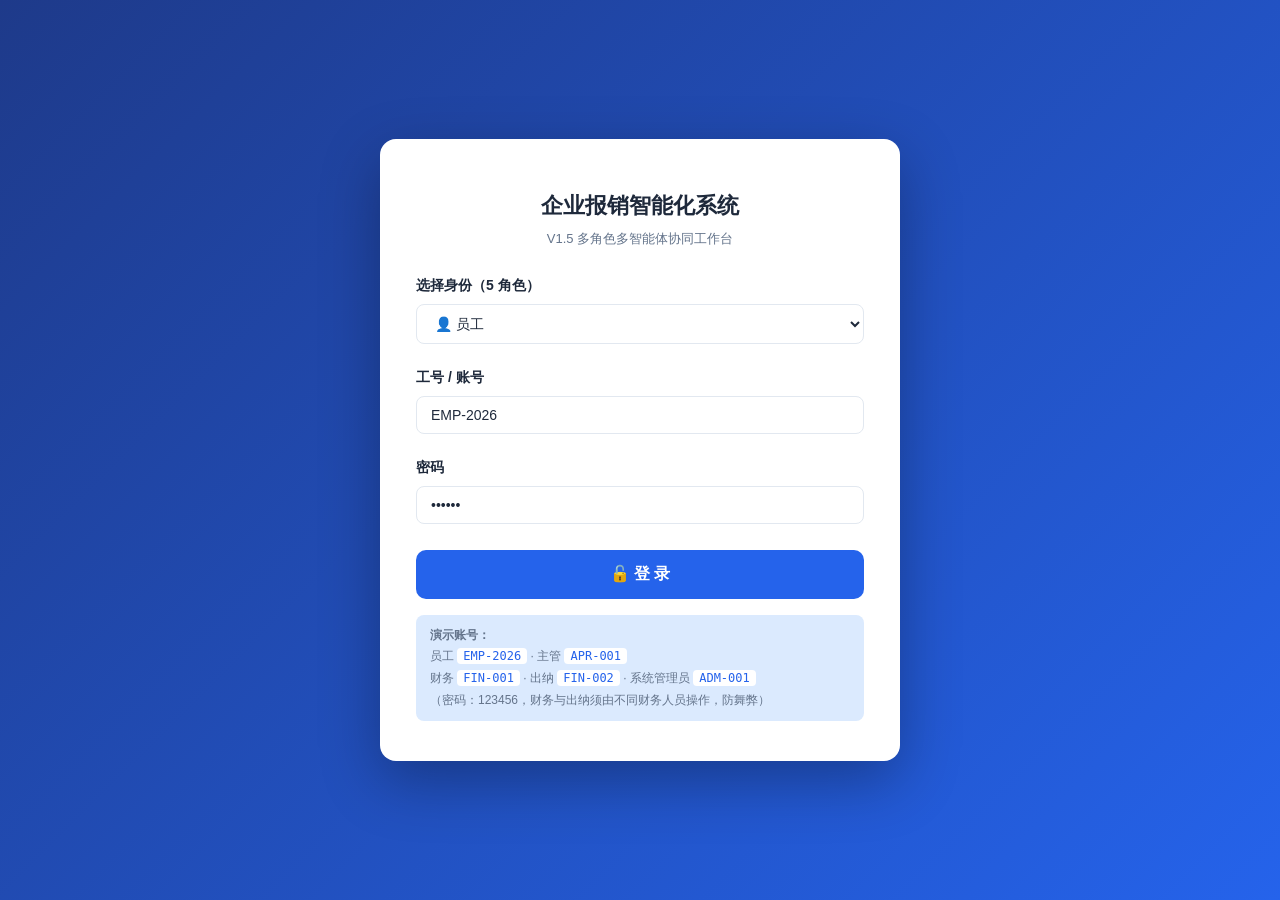
<file: docs/prototype.html>
<!DOCTYPE html>
<html lang="zh-CN">
<head>
<meta charset="UTF-8">
<meta name="viewport" content="width=device-width, initial-scale=1.0">
<title>企业报销智能化系统 V1.5  — 多角色多智能体协同工作台</title>
<style>
:root {
    --primary: #2563eb;
    --primary-light: #dbeafe;
    --primary-dark: #1e3a8a;
    --text: #1e293b;
    --text-light: #64748b;
    --bg: #f8fafc;
    --card-bg: #ffffff;
    --border: #e2e8f0;
    --code-bg: #f1f5f9;
    --green: #16a34a;
    --green-bg: #dcfce7;
    --orange: #ea580c;
    --orange-bg: #fef3c7;
    --red: #dc2626;
    --red-bg: #fee2e2;
    --purple: #7c3aed;
    --purple-light: #ede9fe;
    --teal: #0d9488;
    --teal-light: #ccfbf1;
    --gold: #ca8a04;
    --gold-light: #fef9c3;
}
* { margin: 0; padding: 0; box-sizing: border-box; }
body {
    font-family: -apple-system, BlinkMacSystemFont, "Segoe UI", "PingFang SC", "Hiragino Sans GB", "Microsoft YaHei", sans-serif;
    background: var(--bg); color: var(--text); line-height: 1.7; font-size: 15px; min-height: 100vh;
}

/* ── 顶部标题栏 ── */
.header {
    background: linear-gradient(135deg, var(--primary-dark), var(--primary));
    color: white; padding: 36px 24px 32px; text-align: center; box-shadow: 0 2px 12px rgba(0,0,0,0.15);
    position: relative;
}
.header h1 { font-size: 26px; font-weight: 700; letter-spacing: 1px; }
.header .subtitle { margin-top: 6px; font-size: 14px; opacity: 0.85; }
.header .badge { display: inline-block; background: rgba(255,255,255,0.2); padding: 2px 12px; border-radius: 12px; font-size: 12px; margin-left: 8px; }
.header .role-banner {
    margin-top: 12px; display: inline-flex; align-items: center; gap: 8px;
    background: rgba(255,255,255,0.18); padding: 6px 16px; border-radius: 20px; font-size: 13px;
    backdrop-filter: blur(4px);
}
.header .role-banner .rb-icon { font-size: 16px; }
.header .role-banner .rb-name { font-weight: 700; }
.header .role-banner .rb-sep { opacity: 0.5; }
.header .role-banner .rb-desc { opacity: 0.9; }

/* ── 布局 ── */
.container { max-width: 860px; margin: 0 auto; padding: 32px 20px 60px; }

/* ── 卡片 ── */
.card {
    background: var(--card-bg); border: 1px solid var(--border); border-radius: 12px;
    padding: 28px; margin-bottom: 20px; box-shadow: 0 1px 4px rgba(0,0,0,0.06);
}
.card-header { display: flex; align-items: center; gap: 10px; margin-bottom: 18px; flex-wrap: wrap; }
.card-header h2 { font-size: 20px; font-weight: 600; }
.card-header h3 { font-size: 17px; font-weight: 600; }
.card-icon { font-size: 22px; }
.card-desc { color: var(--text-light); font-size: 14px; margin-bottom: 24px; }
.card-title-row { display: flex; justify-content: space-between; align-items: center; flex-wrap: wrap; gap: 10px; margin-bottom: 16px; }
.card-title-row h2 { font-size: 20px; font-weight: 600; display: flex; align-items: center; gap: 10px; }

/* ── 票据类型选择 ── */
.ticket-type-selector {
    display: flex; gap: 0; margin-bottom: 24px; border-radius: 12px; overflow: hidden;
    border: 2px solid var(--border);
}
.ticket-tab {
    flex: 1; padding: 16px 20px; text-align: center; cursor: pointer; transition: all 0.25s;
    background: var(--bg); font-weight: 600; font-size: 15px; color: var(--text-light);
    border: none; font-family: inherit; display: flex; align-items: center; justify-content: center; gap: 8px;
}
.ticket-tab:hover { background: var(--primary-light); color: var(--primary); }
.ticket-tab.active { background: var(--primary); color: white; }
.ticket-tab .tab-icon { font-size: 20px; }
.ticket-tab.active.itinerary { background: var(--purple); }

/* ── 上传区域 ── */
.upload-zone {
    border: 2px dashed var(--border); border-radius: 12px; padding: 40px 20px;
    text-align: center; cursor: pointer; transition: all 0.25s; background: #fafbfc;
}
.upload-zone:hover { border-color: var(--primary); background: var(--primary-light); }
.upload-zone.itinerary-hover:hover { border-color: var(--purple); background: var(--purple-light); }
.upload-icon { font-size: 36px; margin-bottom: 8px; }
.upload-text { font-size: 15px; color: var(--text); margin-bottom: 6px; }
.upload-link { color: var(--primary); font-weight: 600; }
.upload-hint { font-size: 12px; color: var(--text-light); }
.upload-preview {
    padding: 16px; border: 2px solid var(--green); border-radius: 12px; background: var(--green-bg);
    display: none;
}
.file-info {
    display: flex; align-items: center; gap: 12px; background: white; border-radius: 10px; padding: 14px 18px;
}
.file-icon { font-size: 28px; }
.file-detail { flex: 1; }
.file-name { font-weight: 600; font-size: 15px; display: block; }
.file-size { font-size: 12px; color: var(--text-light); }

/* ── OCR 识别状态条 ── */
.ocr-status {
    display: none; align-items: center; gap: 8px; margin-top: 12px;
    font-size: 13px; font-weight: 500; padding: 8px 12px; border-radius: 8px;
}
.ocr-status.reading { display: flex; color: var(--primary); background: rgba(37,99,235,0.08); }
.ocr-status.done { display: flex; color: var(--green); background: var(--green-bg); }
.ocr-status .spinner {
    width: 14px; height: 14px; border: 2px solid rgba(37,99,235,0.25);
    border-top-color: var(--primary); border-radius: 50%; animation: spin 0.7s linear infinite;
}

/* ── AI 回写徽标 ── */
.ai-badge {
    display: none; margin-left: 6px; padding: 1px 8px; border-radius: 10px;
    font-size: 11px; font-weight: 600; color: var(--primary);
    background: rgba(37,99,235,0.1); vertical-align: middle;
}
.ai-badge.visible { display: inline-block; }

/* ── AI 回填高亮 ── */
.form-input.auto-filled {
    border-color: var(--primary); background: rgba(37,99,235,0.04);
    animation: flashFill 0.9s ease;
}
@keyframes flashFill {
    0% { background: rgba(37,99,235,0.28); }
    100% { background: rgba(37,99,235,0.04); }
}

/* ── 报销事由人工填写提示 ── */
.remark-tag { font-size: 12px; font-weight: 500; color: var(--orange); }
.remark-hint {
    margin-top: 6px; font-size: 12px; color: var(--text-light);
    line-height: 1.6; padding: 8px 12px; border-radius: 8px;
    background: rgba(245,158,11,0.08); border-left: 3px solid var(--orange);
}

/* ── 表单 ── */
.form-section { margin-bottom: 22px; }
.form-label { display: block; font-size: 14px; font-weight: 600; margin-bottom: 6px; color: var(--text); }
.required { color: var(--red); }
.form-row { display: flex; gap: 16px; margin-bottom: 22px; }
.form-group { flex: 1; }
.form-input {
    width: 100%; padding: 10px 14px; border: 1.5px solid var(--border); border-radius: 8px;
    font-size: 14px; font-family: inherit; background: var(--card-bg); transition: border-color 0.2s, box-shadow 0.2s;
    color: var(--text);
}
.form-input:focus { outline: none; border-color: var(--primary); box-shadow: 0 0 0 3px rgba(37,99,235,0.12); }
.form-input:disabled { background: var(--bg); color: var(--text-light); }
select.form-input { appearance: auto; }

/* ── 提交按钮 ── */
.btn-submit {
    width: 100%; padding: 14px; background: var(--primary); color: white; border: none;
    border-radius: 10px; font-size: 16px; font-weight: 600; cursor: pointer; transition: background 0.2s, transform 0.1s;
    font-family: inherit;
}
.btn-submit:hover { background: #1d4ed8; }
.btn-submit:active { transform: scale(0.98); }
.btn-submit:disabled { opacity: 0.6; cursor: not-allowed; }
.btn-submit.itinerary-btn { background: var(--purple); }
.btn-submit.itinerary-btn:hover { background: #6d28d9; }
.btn-loading { display: flex; align-items: center; justify-content: center; gap: 8px; }
.spinner {
    width: 18px; height: 18px; border: 2.5px solid rgba(255,255,255,0.3);
    border-top-color: white; border-radius: 50%; animation: spin 0.7s linear infinite;
}
@keyframes spin { to { transform: rotate(360deg); } }

/* ── 处理流水线 ── */
.pipeline {
    background: var(--card-bg); border: 1px solid var(--border); border-radius: 12px;
    padding: 28px; margin-bottom: 20px; box-shadow: 0 1px 4px rgba(0,0,0,0.06); display: none;
}
.pipeline.visible { display: block; }
.pipeline-title { font-size: 17px; font-weight: 600; margin-bottom: 20px; display: flex; align-items: center; gap: 8px; flex-wrap: wrap; }
.pipeline-agent-badge {
    font-size: 11px; padding: 2px 10px; border-radius: 10px; font-weight: 600;
}
.pipeline-agent-badge.invoice { background: var(--green-bg); color: var(--green); }
.pipeline-agent-badge.itinerary { background: var(--purple-light); color: var(--purple); }
.pipeline-steps { display: flex; flex-direction: column; gap: 4px; }
.pipeline-step {
    display: flex; align-items: center; gap: 14px; padding: 12px 16px; border-radius: 8px;
    background: var(--bg); transition: all 0.3s; opacity: 0.4;
}
.pipeline-step.active { opacity: 1; background: var(--primary-light); border-left: 4px solid var(--primary); }
.pipeline-step.done { opacity: 1; background: var(--green-bg); border-left: 4px solid var(--green); }
.pipeline-step.itinerary-active { opacity: 1; background: var(--purple-light); border-left: 4px solid var(--purple); }
.pipeline-step .step-icon { font-size: 20px; width: 28px; text-align: center; }
.pipeline-step .step-name { font-weight: 600; font-size: 14px; flex: 1; }
.pipeline-step .step-status { font-size: 12px; color: var(--text-light); }
.pipeline-step.done .step-status { color: var(--green); font-weight: 600; }
.pipeline-step.active .step-status { color: var(--primary); }
.step-spinner {
    width: 14px; height: 14px; border: 2px solid var(--border);
    border-top-color: var(--primary); border-radius: 50%; animation: spin 0.7s linear infinite;
}

/* ── 结果状态 ── */
.result-status {
    align-items: center; gap: 16px; padding: 20px 24px; border-radius: 12px;
    margin-bottom: 20px; font-size: 16px; border: 1px solid transparent; display: none;
}
.result-status.visible { display: flex; }
.result-status.pass { background: var(--green-bg); border-color: var(--green); }
.result-status.warning { background: var(--orange-bg); border-color: var(--orange); }
.result-status.block { background: var(--red-bg); border-color: var(--red); }
.result-status.error { background: #fef2f2; border-color: #f87171; }
.status-icon { font-size: 32px; }
.status-label { font-size: 20px; font-weight: 700; }
.result-status.pass .status-label { color: var(--green); }
.result-status.warning .status-label { color: var(--orange); }
.result-status.block .status-label { color: var(--red); }
.result-status.error .status-label { color: var(--red); }
.status-summary { font-size: 14px; color: var(--text); margin-top: 4px; }

/* ── 信息网格 ── */
.info-grid { display: grid; grid-template-columns: 1fr 1fr; gap: 12px; }
.info-item { background: var(--bg); border-radius: 8px; padding: 12px 16px; }
.info-item .info-key { font-size: 12px; color: var(--text-light); margin-bottom: 2px; }
.info-item .info-value { font-size: 15px; font-weight: 600; }

/* ── 表格 ── */
.table-wrap { overflow-x: auto; }
.data-table { width: 100%; border-collapse: collapse; font-size: 13.5px; }
.data-table th { background: var(--primary); color: white; padding: 10px 14px; text-align: left; font-weight: 600; white-space: nowrap; }
.data-table td { padding: 9px 14px; border-top: 1px solid var(--border); word-break: break-all; }
.data-table tr:nth-child(even) { background: #f8fafc; }
.data-table tr:hover { background: var(--primary-light); }
.data-table .key-col { font-weight: 600; width: 140px; white-space: nowrap; }
.data-table.itinerary-table th { background: var(--purple); }

/* ── 异常明细 ── */
.anomaly-conclusion {
    font-size: 15px; font-weight: 600; padding: 10px 16px; border-radius: 8px;
    margin-bottom: 12px; display: inline-block;
}
.anomaly-conclusion.pass { background: var(--green-bg); color: var(--green); }
.anomaly-conclusion.warning { background: var(--orange-bg); color: var(--orange); }
.anomaly-conclusion.block { background: var(--red-bg); color: var(--red); }
.anomaly-item {
    display: flex; align-items: flex-start; gap: 10px; padding: 10px 14px; border-radius: 8px;
    margin-bottom: 8px; font-size: 14px; background: var(--bg); border-left: 4px solid var(--border);
}
.anomaly-item.severe { border-left-color: var(--red); }
.anomaly-item.warn { border-left-color: var(--orange); }
.anomaly-item.info { border-left-color: var(--primary); }
.anomaly-type { font-weight: 600; white-space: nowrap; }
.anomaly-desc { color: var(--text); margin: 0 8px; flex: 1; }
.anomaly-severity { font-size: 12px; padding: 1px 8px; border-radius: 10px; white-space: nowrap; }
.anomaly-severity.severe { background: var(--red-bg); color: var(--red); }
.anomaly-severity.warn { background: var(--orange-bg); color: var(--orange); }

/* ── JSON ── */
.raw-details { margin-top: 14px; font-size: 13px; color: var(--text-light); cursor: pointer; }
.raw-json {
    background: #1e293b; color: #e2e8f0; padding: 16px; border-radius: 8px; font-size: 12.5px;
    line-height: 1.6; overflow-x: auto; margin-top: 8px;
    font-family: "JetBrains Mono", "Fira Code", Consolas, monospace; max-height: 300px; overflow-y: auto;
}

/* ── Agent 标签 ── */
.agent-tag {
    font-size: 11px; padding: 2px 8px; border-radius: 8px; font-weight: 600; display: inline-block;
}
.agent-tag.invoice { background: var(--green-bg); color: var(--green); }
.agent-tag.itinerary { background: var(--purple-light); color: var(--purple); }

/* ── 操作栏 ── */
.action-bar { text-align: center; margin-top: 28px; display: flex; gap: 10px; justify-content: center; flex-wrap: wrap; }
.btn-secondary {
    display: inline-block; padding: 12px 32px; background: var(--card-bg); color: var(--primary);
    border: 1.5px solid var(--primary); border-radius: 10px; font-size: 15px; font-weight: 600;
    text-decoration: none; transition: 0.2s; cursor: pointer; font-family: inherit;
}
.btn-secondary:hover { background: var(--primary-light); }
.btn-success { border-color: var(--green); color: var(--green); }
.btn-success:hover { background: var(--green-bg); }
.btn-danger { border-color: var(--red); color: var(--red); }
.btn-danger:hover { background: var(--red-bg); }
.btn-warning { border-color: var(--orange); color: var(--orange); }
.btn-warning:hover { background: var(--orange-bg); }

/* ── 登录页 ── */
.login-screen {
    position: fixed; top: 0; left: 0; width: 100%; height: 100%; z-index: 1000;
    background: linear-gradient(135deg, var(--primary-dark), var(--primary));
    display: flex; align-items: center; justify-content: center; padding: 24px; overflow-y: auto;
}
.login-card {
    background: var(--card-bg); border-radius: 16px; padding: 40px 36px;
    width: 100%; max-width: 520px; box-shadow: 0 20px 60px rgba(0,0,0,0.3);
    animation: loginFadeIn 0.4s ease; margin: auto;
}
@keyframes loginFadeIn { from { opacity: 0; transform: translateY(20px); } to { opacity: 1; transform: translateY(0); } }
.login-logo { text-align: center; margin-bottom: 24px; }
.login-logo .logo-icon { font-size: 48px; }
.login-logo h2 { color: var(--text); font-size: 22px; margin-top: 8px; }
.login-logo .login-sub { color: var(--text-light); font-size: 13px; margin-top: 4px; }
.login-role-section { margin-bottom: 18px; }
.login-role-section .form-label { margin-bottom: 10px; }
.login-role-grid { display: grid; grid-template-columns: 1fr 1fr; gap: 10px; }
.login-role-card {
    padding: 14px 10px; border: 2px solid var(--border); border-radius: 10px;
    text-align: center; cursor: pointer; transition: all 0.2s; background: var(--bg);
}
.login-role-card:hover { border-color: var(--primary); background: var(--primary-light); transform: translateY(-1px); }
.login-role-card.active { border-color: var(--primary); background: var(--primary-light); box-shadow: 0 0 0 3px rgba(37,99,235,0.12); }
.login-role-card .role-icon { font-size: 28px; }
.login-role-card .role-name { font-size: 14px; font-weight: 600; margin-top: 6px; color: var(--text); }
.login-role-card .role-desc { font-size: 11px; color: var(--text-light); margin-top: 2px; line-height: 1.4; }
.login-hint { margin-top: 16px; padding: 10px 14px; background: var(--primary-light); border-radius: 8px; font-size: 12px; color: var(--text-light); line-height: 1.8; }
.login-hint code { background: white; padding: 1px 6px; border-radius: 4px; color: var(--primary); font-family: monospace; }
.btn-login {
    width: 100%; padding: 14px; background: var(--primary); color: white; border: none;
    border-radius: 10px; font-size: 16px; font-weight: 600; cursor: pointer; transition: background 0.2s, transform 0.1s;
    font-family: inherit; margin-top: 4px;
}
.btn-login:hover { background: #1d4ed8; }
.btn-login:active { transform: scale(0.98); }

/* ── 用户信息栏 ── */
.header-user {
    position: absolute; top: 18px; right: 24px; display: none; align-items: center; gap: 10px;
    background: rgba(255,255,255,0.15); padding: 5px 6px 5px 14px; border-radius: 24px; backdrop-filter: blur(4px);
}
.header-user.visible { display: flex; }
.header-user .user-avatar { font-size: 20px; }
.header-user .user-name { color: white; font-size: 13px; font-weight: 600; }
.header-user .user-role { color: rgba(255,255,255,0.8); font-size: 11px; }
.btn-logout {
    background: rgba(255,255,255,0.2); color: white; border: none; padding: 6px 14px; border-radius: 16px;
    font-size: 12px; font-weight: 600; cursor: pointer; font-family: inherit; transition: background 0.2s;
}
.btn-logout:hover { background: rgba(255,255,255,0.35); }

/* ── 应用主体显隐 ── */
.app-content { display: none; }
.app-content.visible { display: block; }

/* ── Tab 导航 ── */
.tab-nav {
    display: flex; gap: 4px; margin-bottom: 20px; background: var(--card-bg);
    border: 1px solid var(--border); border-radius: 12px; padding: 6px; box-shadow: 0 1px 4px rgba(0,0,0,0.06);
    overflow-x: auto;
}
.tab-nav-btn {
    flex: 1; padding: 12px 20px; border: none; background: transparent; border-radius: 8px;
    font-size: 15px; font-weight: 600; color: var(--text-light); cursor: pointer; transition: all 0.25s;
    font-family: inherit; white-space: nowrap;
}
.tab-nav-btn:hover { background: var(--primary-light); color: var(--primary); }
.tab-nav-btn.active { background: var(--primary); color: white; }
.tab-panel { display: none; animation: fadeIn 0.3s ease; }
.tab-panel.active { display: block; }
@keyframes fadeIn { from { opacity: 0; transform: translateY(6px); } to { opacity: 1; transform: translateY(0); } }

/* ── 用量统计 ── */
.pricing-banner {
    display: flex; align-items: center; gap: 14px; padding: 14px 20px; border-radius: 10px;
    background: linear-gradient(135deg, var(--primary-light), #eff6ff); border: 1px solid #bfdbfe;
    margin-bottom: 20px; font-size: 13.5px; flex-wrap: wrap;
}
.pricing-banner .price-tag {
    display: inline-flex; align-items: center; gap: 6px; background: white; padding: 4px 12px;
    border-radius: 16px; font-weight: 600; color: var(--primary); box-shadow: 0 1px 3px rgba(0,0,0,0.06);
}
.pricing-banner .price-formula { color: var(--text-light); font-size: 12.5px; }
.metric-grid { display: grid; grid-template-columns: repeat(4, 1fr); gap: 14px; margin-bottom: 20px; }
.metric-card {
    background: var(--card-bg); border: 1px solid var(--border); border-radius: 12px; padding: 20px 16px;
    box-shadow: 0 1px 4px rgba(0,0,0,0.06); text-align: center; transition: transform 0.2s, box-shadow 0.2s;
}
.metric-card:hover { transform: translateY(-2px); box-shadow: 0 4px 12px rgba(0,0,0,0.1); }
.metric-icon { font-size: 26px; margin-bottom: 6px; }
.metric-value { font-size: 24px; font-weight: 700; line-height: 1.2; }
.metric-value.blue { color: var(--primary); }
.metric-value.green { color: var(--green); }
.metric-value.orange { color: var(--orange); }
.metric-value.purple { color: var(--purple); }
.metric-label { font-size: 12px; color: var(--text-light); margin-top: 4px; }
.metric-sub { font-size: 11px; color: var(--text-light); margin-top: 3px; }

.chart-container {
    display: flex; align-items: flex-end; justify-content: space-between; gap: 10px;
    height: 200px; padding: 24px 4px 0; border-bottom: 2px solid var(--border); margin-bottom: 8px;
}
.chart-bar-wrap { flex: 1; display: flex; flex-direction: column; align-items: center; gap: 6px; height: 100%; justify-content: flex-end; }
.chart-bar {
    width: 100%; max-width: 54px; border-radius: 6px 6px 0 0; background: linear-gradient(180deg, var(--primary), #3b82f6);
    position: relative; transition: height 0.6s ease; cursor: pointer; min-height: 4px;
}
.chart-bar:hover { background: linear-gradient(180deg, #1d4ed8, var(--primary)); }
.chart-bar .bar-tip {
    position: absolute; bottom: 100%; left: 50%; transform: translateX(-50%); margin-bottom: 6px;
    background: #1e293b; color: white; padding: 5px 10px; border-radius: 6px; font-size: 11px; white-space: nowrap;
    opacity: 0; pointer-events: none; transition: opacity 0.2s; z-index: 10;
}
.chart-bar:hover .bar-tip { opacity: 1; }
.chart-bar .bar-calls {
    position: absolute; top: -20px; left: 50%; transform: translateX(-50%);
    font-size: 11px; color: var(--text-light); font-weight: 600;
}
.chart-x-labels { display: flex; justify-content: space-between; gap: 10px; padding: 6px 4px 0; }
.chart-x-labels span { flex: 1; text-align: center; font-size: 12px; color: var(--text-light); }
.chart-legend { display: flex; gap: 18px; justify-content: center; margin-top: 14px; font-size: 12px; color: var(--text-light); }
.chart-legend .legend-dot { display: inline-block; width: 12px; height: 12px; border-radius: 3px; margin-right: 5px; vertical-align: middle; }

.type-row { margin-bottom: 18px; }
.type-row:last-child { margin-bottom: 0; }
.type-row-head { display: flex; justify-content: space-between; align-items: center; margin-bottom: 6px; font-size: 14px; gap: 12px; flex-wrap: wrap; }
.type-row-head .type-name { font-weight: 600; }
.type-row-head .type-stats { color: var(--text-light); font-size: 12.5px; }
.type-bar-track { height: 10px; background: var(--bg); border-radius: 6px; overflow: hidden; }
.type-bar-fill { height: 100%; border-radius: 6px; transition: width 0.6s ease; }

.usage-filters { display: flex; gap: 12px; margin-bottom: 16px; flex-wrap: wrap; }
.usage-filters .filter-group { flex: 1; min-width: 140px; }
.usage-records-wrap { max-height: 460px; overflow-y: auto; border: 1px solid var(--border); border-radius: 8px; }
.usage-records-wrap .data-table { border-collapse: separate; border-spacing: 0; }
.usage-records-wrap .data-table th { position: sticky; top: 0; z-index: 2; }
.status-pill { display: inline-block; padding: 2px 10px; border-radius: 10px; font-size: 12px; font-weight: 600; }
.status-pill.success { background: var(--green-bg); color: var(--green); }
.status-pill.error { background: var(--red-bg); color: var(--red); }
.usage-empty { padding: 40px 20px; text-align: center; color: var(--text-light); font-size: 14px; }

/* ── 角色权限说明面板 ── */
.role-guide {
    background: linear-gradient(135deg, #f0f9ff, #e0e7ff); border: 1px solid #bae6fd;
    border-radius: 12px; padding: 0; margin-bottom: 20px; overflow: hidden;
}
.role-guide summary {
    list-style: none; padding: 14px 20px; cursor: pointer; display: flex;
    align-items: center; justify-content: space-between; font-weight: 600; font-size: 14px; color: var(--primary-dark);
}
.role-guide summary::-webkit-details-marker { display: none; }
.role-guide summary::after { content: '▼'; font-size: 11px; transition: transform 0.3s; }
.role-guide[open] summary::after { transform: rotate(180deg); }
.role-guide .rg-body { padding: 0 20px 20px; }
.role-guide table { width: 100%; border-collapse: collapse; font-size: 13.5px; background: white; border-radius: 8px; overflow: hidden; }
.role-guide th { background: var(--primary-dark); color: white; padding: 10px 14px; text-align: left; font-weight: 600; }
.role-guide td { padding: 12px 14px; border-top: 1px solid var(--border); vertical-align: top; }
.role-guide tr:nth-child(even) td { background: #f8fafc; }
.role-guide .rg-role { font-weight: 600; white-space: nowrap; }
.role-guide .rg-ops { color: var(--text); }
.role-guide .rg-ops .step { display: inline-block; background: var(--primary-light); color: var(--primary); padding: 1px 8px; border-radius: 10px; font-size: 12px; margin: 0 2px; }
.role-guide .rg-scenario { color: var(--text-light); font-size: 12.5px; }

/* ── 审批/财务列表 ── */
.reimburse-list { display: flex; flex-direction: column; gap: 12px; }
.reimburse-item {
    background: var(--card-bg); border: 1px solid var(--border); border-radius: 12px;
    padding: 18px 20px; transition: all 0.2s; box-shadow: 0 1px 4px rgba(0,0,0,0.06);
}
.reimburse-item:hover { box-shadow: 0 4px 12px rgba(0,0,0,0.1); transform: translateY(-1px); }
.reimburse-item-head { display: flex; justify-content: space-between; align-items: flex-start; gap: 12px; flex-wrap: wrap; margin-bottom: 12px; }
.reimburse-item-id { font-family: monospace; font-size: 12px; color: var(--text-light); }
.reimburse-item-amount { font-size: 22px; font-weight: 700; color: var(--primary); }
.reimburse-item-meta { display: flex; gap: 16px; flex-wrap: wrap; font-size: 13px; color: var(--text-light); margin-bottom: 12px; }
.reimburse-item-meta .meta-key { color: var(--text-light); margin-right: 4px; }
.reimburse-item-meta .meta-value { color: var(--text); font-weight: 600; }
.reimburse-item-footer { display: flex; justify-content: space-between; align-items: center; gap: 12px; flex-wrap: wrap; }
.reimburse-item-tags { display: flex; gap: 6px; flex-wrap: wrap; }
.tag { font-size: 11px; padding: 2px 8px; border-radius: 8px; font-weight: 600; display: inline-flex; align-items: center; gap: 3px; }
.tag.invoice { background: var(--green-bg); color: var(--green); }
.tag.itinerary { background: var(--purple-light); color: var(--purple); }
.tag.ai-pass { background: var(--green-bg); color: var(--green); }
.tag.ai-warn { background: var(--orange-bg); color: var(--orange); }
.tag.ai-block { background: var(--red-bg); color: var(--red); }
.tag.manual { background: var(--orange-bg); color: var(--orange); }
.tag.status-pending { background: var(--primary-light); color: var(--primary); }
.tag.status-approved { background: var(--green-bg); color: var(--green); }
.tag.status-rejected { background: var(--red-bg); color: var(--red); }
.tag.status-archived { background: #e0e7ff; color: #4338ca; }
.tag.status-paid { background: var(--teal-light); color: var(--teal); }
.reimburse-item-actions { display: flex; gap: 8px; flex-wrap: wrap; }
.reimburse-item-actions .btn-mini {
    padding: 6px 14px; border-radius: 8px; font-size: 13px; font-weight: 600; cursor: pointer;
    border: 1.5px solid; font-family: inherit; transition: all 0.2s;
}
.reimburse-item-actions .btn-mini.primary { border-color: var(--primary); color: var(--primary); background: var(--card-bg); }
.reimburse-item-actions .btn-mini.primary:hover { background: var(--primary-light); }
.reimburse-item-actions .btn-mini.success { border-color: var(--green); color: var(--green); background: var(--card-bg); }
.reimburse-item-actions .btn-mini.success:hover { background: var(--green-bg); }
.reimburse-item-actions .btn-mini.danger { border-color: var(--red); color: var(--red); background: var(--card-bg); }
.reimburse-item-actions .btn-mini.danger:hover { background: var(--red-bg); }
.reimburse-item-actions .btn-mini.warning { border-color: var(--orange); color: var(--orange); background: var(--card-bg); }
.reimburse-item-actions .btn-mini.warning:hover { background: var(--orange-bg); }
.reimburse-item-actions .btn-mini:disabled { opacity: 0.5; cursor: not-allowed; }

.empty-state {
    padding: 60px 20px; text-align: center; color: var(--text-light);
    background: var(--card-bg); border: 1px dashed var(--border); border-radius: 12px;
}
.empty-state .empty-icon { font-size: 56px; margin-bottom: 12px; }
.empty-state .empty-text { font-size: 15px; }

/* ── 系统配置面板 ── */
.config-section { margin-bottom: 24px; }
.config-section:last-child { margin-bottom: 0; }
.config-section h4 {
    font-size: 14px; font-weight: 600; margin-bottom: 12px; color: var(--text);
    display: flex; align-items: center; gap: 6px; padding-bottom: 8px; padding-right: 12px; border-bottom: 1px solid var(--border);
}
.config-section h4 .cfg-toggle {
    position: relative; width: 40px; height: 22px; background: #cbd5e1; border-radius: 11px;
    cursor: pointer; transition: background 0.2s; flex-shrink: 0; margin-left: auto;
}
.config-section h4 .cfg-toggle::after {
    content: ''; position: absolute; top: 2px; left: 2px; width: 18px; height: 18px;
    background: white; border-radius: 50%; transition: transform 0.2s; box-shadow: 0 1px 2px rgba(0,0,0,0.2);
}
.config-section h4 .cfg-toggle.on { background: var(--green); }
.config-section h4 .cfg-toggle.on::after { transform: translateX(18px); }
.config-row { display: flex; gap: 12px; align-items: center; margin-bottom: 10px; padding: 10px 12px; background: var(--bg); border-radius: 8px; }
.config-row .cfg-label { flex: 1; font-size: 14px; }
.config-row .cfg-input { width: 140px; padding: 6px 10px; border: 1.5px solid var(--border); border-radius: 6px; font-size: 13px; font-family: inherit; }
.config-row .cfg-input:focus { outline: none; border-color: var(--primary); }
.config-row .cfg-suffix { font-size: 12px; color: var(--text-light); }
.config-row .cfg-toggle {
    position: relative; width: 40px; height: 22px; background: #cbd5e1; border-radius: 11px;
    cursor: pointer; transition: background 0.2s; flex-shrink: 0;
}
.config-row .cfg-toggle::after {
    content: ''; position: absolute; top: 2px; left: 2px; width: 18px; height: 18px;
    background: white; border-radius: 50%; transition: transform 0.2s; box-shadow: 0 1px 2px rgba(0,0,0,0.2);
}
.config-row .cfg-toggle.on { background: var(--green); }
.config-row .cfg-toggle.on::after { transform: translateX(18px); }
.config-row .cfg-input.wide { width: 300px; }
.config-row .cfg-env {
    font-family: monospace; font-size: 11px; color: var(--text-light);
    background: var(--code-bg); padding: 1px 6px; border-radius: 4px; margin-left: 6px;
}
.config-row .cfg-secret-btn {
    border: 1.5px solid var(--border); background: var(--card-bg); border-radius: 6px;
    width: 32px; height: 30px; cursor: pointer; font-size: 13px; flex-shrink: 0;
}
.config-row .cfg-secret-btn:hover { border-color: var(--primary); }
.config-row .cfg-secret-btn.revealed { border-color: var(--primary); background: var(--primary-light); }

/* ── 审计日志表格 ── */
.audit-table { font-size: 13px; }
.audit-table td { padding: 10px 12px; }
.audit-action { font-family: monospace; font-size: 12px; padding: 2px 8px; background: var(--code-bg); border-radius: 4px; color: var(--primary-dark); }
.audit-user { font-weight: 600; }

/* ── 弹窗（通用，桌面端同样生效） ── */
.modal-overlay {
    position: fixed; inset: 0; background: rgba(15,23,42,0.55);
    display: none; align-items: center; justify-content: center; z-index: 2000; padding: 20px;
}
.modal-overlay.visible { display: flex; }
.modal-box {
    background: var(--card-bg); border-radius: 16px; max-width: 560px; width: 100%;
    max-height: 85vh; overflow-y: auto; box-shadow: 0 20px 60px rgba(0,0,0,0.35); animation: loginFadeIn 0.3s ease;
}
.modal-head {
    display: flex; justify-content: space-between; align-items: center;
    padding: 18px 24px; border-bottom: 1px solid var(--border);
}
.modal-head h3 { font-size: 17px; }
.modal-close { background: none; border: none; font-size: 24px; line-height: 1; cursor: pointer; color: var(--text-light); }
.modal-close:hover { color: var(--text); }
.modal-body { padding: 20px 24px; }

/* ── 流水线弹窗 ── */
.pipeline-modal-box { max-width: 640px; }
.pipeline-modal-box .pipeline {
    background: transparent; border: none; box-shadow: none; padding: 0; margin-bottom: 0; display: block;
}
.pipeline-modal-box .result-status { margin-top: 18px; }
.pipeline-modal-box .action-bar { margin-top: 14px; }

/* ── 转审标签 ── */
.tag.status-transferred { background: #fef3c7; color: #b45309; }

/* ── 响应式 ── */
@media (max-width: 600px) {
    .form-row { flex-direction: column; gap: 16px; }
    .info-grid { grid-template-columns: 1fr; }
    .container { padding: 16px; }
    .card { padding: 20px; }
    .metric-grid { grid-template-columns: 1fr 1fr; }
    .usage-filters { flex-direction: column; }
    .login-role-grid { grid-template-columns: 1fr 1fr; }
    .header { padding: 28px 16px 24px; }
    .header h1 { font-size: 20px; }
    .tab-nav-btn { padding: 10px 12px; font-size: 13px; }
    .role-guide table { font-size: 12px; }
    .role-guide th, .role-guide td { padding: 8px 10px; }
}
</style>
</head>
<body>

<!-- ========== 登录页 ========== -->
<div class="login-screen" id="loginScreen">
    <div class="login-card">
        <div class="login-logo">
            <h2>企业报销智能化系统</h2>
            <div class="login-sub">V1.5 多角色多智能体协同工作台</div>
        </div>

        <div class="form-section">
            <label class="form-label" for="loginRole">选择身份（5 角色）</label>
            <select id="loginRole" class="form-input" onchange="selectRole(this.value)">
                <option value="employee">👤 员工</option>
                <option value="approver">👔 主管</option>
                <option value="finance_review">💼 财务</option>
                <option value="finance_pay">🏦 出纳</option>
                <option value="admin">⚙️ 系统管理员</option>
            </select>
        </div>

        <div class="form-section">
            <label class="form-label" for="loginAccount">工号 / 账号</label>
            <input type="text" id="loginAccount" class="form-input" value="EMP-2026" placeholder="请输入工号">
        </div>
        <div class="form-section">
            <label class="form-label" for="loginPassword">密码</label>
            <input type="password" id="loginPassword" class="form-input" value="123456" placeholder="请输入密码">
        </div>

        <button type="button" class="btn-login" onclick="doLogin()">🔓 登 录</button>

        <div class="login-hint">
            <strong>演示账号：</strong><br>
            员工 <code>EMP-2026</code> · 主管 <code>APR-001</code><br>
            财务 <code>FIN-001</code> · 出纳 <code>FIN-002</code> · 系统管理员 <code>ADM-001</code><br>
            （密码：123456，财务与出纳须由不同财务人员操作，防舞弊）<br>
        </div>
    </div>
</div>

<!-- ========== 应用主体（登录前隐藏） ========== -->
<div id="appContent" class="app-content">

<div class="header">
    <div class="header-user" id="headerUser">
        <span class="user-avatar" id="userAvatar">👤</span>
        <div>
            <div class="user-name" id="userName">—</div>
            <div class="user-role" id="userRole">—</div>
        </div>
        <button class="btn-logout" onclick="logout()">退出登录</button>
    </div>
    <h1>企业报销智能化系统</h1>
    <div class="subtitle">V1.5 多角色多智能体协同工作台</div>
    <div class="role-banner" id="roleBanner">
        <span class="rb-icon" id="rbIcon">👤</span>
        <span class="rb-name" id="rbName">员工</span>
        <span class="rb-sep">·</span>
        <span class="rb-desc" id="rbDesc">提交日常差旅、餐饮、住宿等报销</span>
    </div>
</div>

<main class="container">

    <!-- ========== 角色权限说明面板（折叠） ========== -->
    <details class="role-guide" id="roleGuide">
        <summary>📖 角色权限与使用场景说明（点击展开）</summary>
        <div class="rg-body">
            <table>
                <thead>
                    <tr>
                        <th style="width:120px;">角色</th>
                        <th>主要操作</th>
                        <th style="width:30%;">使用场景</th>
                    </tr>
                </thead>
                <tbody>
                    <tr>
                        <td class="rg-role">👤 员工</td>
                        <td class="rg-ops">
                            <span class="step">手动选择票据类型</span> →
                            <span class="step">上传票据</span> →
                            <span class="step">提交校验</span> →
                            <span class="step">智能体流水线执行</span> →
                            <span class="step">回写申请金额 / 申请日期 / 费用类型</span> →
                            <span class="step">人工填写报销事由</span> →
                            <span class="step">提交审批</span>
                        </td>
                        <td class="rg-scenario">提交日常差旅、餐饮、住宿等报销</td>
                    </tr>
                    <tr>
                        <td class="rg-role">👔 主管</td>
                        <td class="rg-ops">
                            <span class="step">查看待审报销单</span> →
                            <span class="step">查看 AI 校验结果与预警</span> →
                            <span class="step">通过 / 驳回 / 转审</span>
                        </td>
                        <td class="rg-scenario">审核下属报销申请</td>
                    </tr>
                    <tr>
                        <td class="rg-role">💼 财务</td>
                        <td class="rg-ops">
                            <span class="step">复核 AI 校验结果</span> →
                            <span class="step">预算余额核对</span> →
                            <span class="step">确认受理 / 立卷</span>
                            <br><span style="font-size:11px;color:var(--text-light);">（岗 FIN-001，仅复核/立卷；最终归档在出纳打款后由 FIN-002 完成）</span>
                        </td>
                        <td class="rg-scenario">财务复核与立卷</td>
                    </tr>
                    <tr>
                        <td class="rg-role">🏦 出纳</td>
                        <td class="rg-ops">
                            <span class="step">发起费用发放</span> →
                            <span class="step">回单归档</span> →
                            <span class="step">存档备案（凭证 + 审批记录 + 发票影像）</span>
                            <br><span style="font-size:11px;color:var(--text-light);">（岗 FIN-002，须与归档人不同人；打款并回单后，将凭证、审批记录及发票影像统一存档备案）</span>
                        </td>
                        <td class="rg-scenario">打款与回单归档</td>
                    </tr>
                    <tr>
                        <td class="rg-role">⚙️ 系统管理员</td>
                        <td class="rg-ops">
                            <span class="step">启用DeepSeek大模型 / 配置费用限额 / 异常检测规则 / 审批权限</span> →
                            <span class="step">查看审计日志</span>
                        </td>
                        <td class="rg-scenario">维护报销制度规则</td>
                    </tr>
                </tbody>
            </table>
        </div>
    </details>

    <!-- ========== Tab 导航（按角色显示） ========== -->
    <div class="tab-nav" id="tabNav">
        <!-- Tab 按钮由 JS 动态生成 -->
    </div>

    <!-- ========== Tab 1: 报销申请（员工） ========== -->
    <div id="tab-reimburse" class="tab-panel">
    <div class="card">
        <div class="card-header">
            <span class="card-icon">📄</span>
            <h2>票据上传与报销申请</h2>
        </div>
        <p class="card-desc">先选择票据类型并上传票据，提交校验，系统自动路由到对应智能体执行校验，校验成功后回写费用类型、金额、申请日期，待人工确认后提交审批</p>
        <div class="form-section">
            <label class="form-label" for="ticket_type_select">票据类型 <span class="required">*</span></label>
            <select id="ticket_type_select" class="form-input">
                <option value="">— 请手动选择票据类型 —</option>
                <option value="发票">🧾 发票</option>
                <option value="行程单">🚕 行程单</option>
            </select>
        </div>



        <div class="form-section">
            <label class="form-label">票据文件 <span class="required">*</span></label>
            <div class="upload-zone" id="uploadZone">
                <div class="upload-placeholder" id="uploadPlaceholder">
                    <div class="upload-icon" id="uploadIcon">🧾</div>
                    <p class="upload-text">点击选择文件（原型演示使用模拟数据）</p>
                    <p class="upload-hint" id="uploadHint">支持 PDF / JPG / PNG，发票类票据</p>
                </div>
                <div class="upload-preview" id="uploadPreview">
                    <div class="file-info">
                        <span class="file-icon" id="fileIcon">📄</span>
                        <div class="file-detail">
                            <span class="file-name" id="fileName">invoice.pdf</span>
                            <span class="file-size" id="fileSize">256 KB</span>
                        </div>
                    </div>
                    <div class="ocr-status" id="ocrStatus"></div>
                </div>
            </div>
        </div>

        <div id="autoFields" style="display:none;">
        <div class="form-row">
            <div class="form-group">
                <label class="form-label" for="apply_amount">申请金额（元） <span class="required">*</span><span class="ai-badge" id="badge_apply_amount">AI 回写·请核对</span></label>
                <input type="number" id="apply_amount" class="form-input" step="0.01" placeholder="提交校验后由 AI 自动回写">
            </div>
            <div class="form-group">
                <label class="form-label" for="apply_date">申请日期 <span class="required">*</span><span class="ai-badge" id="badge_apply_date">系统日期</span></label>
                <input type="date" id="apply_date" class="form-input">
            </div>
        </div>

        <div class="form-row">
            <div class="form-group">
                <label class="form-label" for="expense_category">费用类型 <span class="ai-badge" id="badge_expense_category">AI 识别</span></label>
                <select id="expense_category" class="form-input">
                    <option value="">— 提交校验后 AI 自动识别 —</option>
                    <option value="交通">交通</option>
                    <option value="住宿">住宿</option>
                    <option value="餐饮">餐饮</option>
                </select>
            </div>
            <div class="form-group">
                <label class="form-label" for="reason">报销事由 <span class="required">*</span><span class="remark-tag">（人工填写·必填）</span></label>
                <input type="text" id="reason" class="form-input" placeholder="请填写报销事由，例如：北京出差交通费">
            </div>
        </div>

        <p class="remark-hint">⚠️ 以上申请金额 / 费用类型 / 申请日期由 AI 智能体在提交校验后自动回写，请人工核对无误并填写报销事由后提交审批。</p>
        </div><!-- /autoFields -->

        <button type="button" class="btn-submit" id="submitBtn" data-mode="check" onclick="onSubmitClick()">
            <span class="btn-text">🚀 提交校验</span>
            <span class="btn-loading" style="display:none;">
                <span class="spinner"></span> AI 智能体校验中...
            </span>
        </button>
    </div>

    </div><!-- /tab-reimburse -->

    <!-- ========== Tab: 我的报销（员工） ========== -->
    <div id="tab-my" class="tab-panel">
        <div class="card">
            <div class="card-title-row">
                <h2><span class="card-icon">📂</span> 我的报销</h2>
                <div style="font-size:13px;color:var(--text-light);">📋 共 <strong style="color:var(--primary);" id="myCount">—</strong> 单</div>
            </div>
            <p class="card-desc">您提交的报销单及当前审批进度。提交后可在「报销申请」继续新增。</p>
            <div class="reimburse-list" id="myList"></div>
        </div>
    </div><!-- /tab-my -->

    <!-- ========== Tab: 审批工作台（主管） ========== -->
    <div id="tab-approve" class="tab-panel">
        <div class="card">
            <div class="card-title-row">
                <h2><span class="card-icon">📥</span> 待审报销单</h2>
                <div style="font-size:13px;color:var(--text-light);">
                    <span style="margin-right:14px;">⏳ 待审：<strong style="color:var(--orange);" id="approvePendingCount">—</strong></span>
                    <span>📊 本月已审：<strong style="color:var(--green);" id="approveDoneCount">—</strong></span>
                </div>
            </div>
            <p class="card-desc">下属提交的报销申请已由 AI 预校验。请审核 AI 结果并决定通过 / 驳回 / 转审。</p>
            <div class="reimburse-list" id="approveList"></div>
        </div>
    </div><!-- /tab-approve -->

    <!-- ========== Tab: 财务（财务岗 FIN-001） ========== -->
    <div id="tab-fin-review" class="tab-panel">
        <div class="card">
            <div class="card-title-row">
                <h2><span class="card-icon">💼</span> 待复核 / 待归档报销单</h2>
                <div style="font-size:13px;color:var(--text-light);">
                    <span style="margin-right:14px;">⏳ 待复核：<strong style="color:var(--primary);" id="finReviewPending">—</strong></span>
                    <span>📦 待归档：<strong style="color:var(--orange);" id="finReviewArchive">—</strong></span>
                </div>
            </div>
            <p class="card-desc">主管已通过的报销单。复核 AI 校验结果 → <b>预算余额核对</b> → 确认受理 / 立卷（本岗 FIN-001 仅可复核/立卷，<b>不可打款</b>；最终归档在打款后由出纳完成）。</p>
            <div class="reimburse-list" id="finReviewList"></div>
        </div>
    </div><!-- /tab-fin-review -->

    <!-- ========== Tab: 出纳（出纳岗 FIN-002） ========== -->
    <div id="tab-fin-pay" class="tab-panel">
        <div class="card">
            <div class="card-title-row">
                <h2><span class="card-icon">🏦</span> 待打款报销单</h2>
                <div style="font-size:13px;color:var(--text-light);">
                    <span style="margin-right:14px;">💰 待打款：<strong style="color:var(--teal);" id="finPayPending">—</strong></span>
                    <span>✅ 本月已打款：<strong style="color:var(--green);" id="finPayDone">—</strong></span>
                </div>
            </div>
            <p class="card-desc">已由财务岗（FIN-001）受理立卷的报销单。<b>须由出纳岗（FIN-002）发起打款</b>，与归档人不同人，防舞弊 → 打款并回单后，在下方「待存档备案」中统一存档备案（凭证 + 审批记录 + 发票影像）。</p>
            <div class="reimburse-list" id="finPayList"></div>
        </div>

        <div class="card">
            <div class="card-title-row">
                <h2><span class="card-icon">📦</span> 待存档备案报销单</h2>
                <div style="font-size:13px;color:var(--text-light);">
                    <span>📦 待存档：<strong style="color:var(--orange);" id="finFilePending">—</strong></span>
                </div>
            </div>
            <p class="card-desc">已打款报销单。出纳须将<b>凭证（银行回单）、审批记录、发票影像</b>三项统一存档备案 → 点击「📦 存档备案」完成最终归档备案。</p>
            <div class="reimburse-list" id="finFileList"></div>
        </div>
    </div><!-- /tab-fin-pay -->

    <!-- ========== Tab: 系统配置（系统管理员） ========== -->
    <div id="tab-admin" class="tab-panel">
        <div class="card">
            <div class="card-header">
                <span class="card-icon">⚙️</span>
                <h2>系统配置</h2>
            </div>
            <p class="card-desc">启用DeepSeek大模型、异常检测规则、费用限额、审批权限。所有变更会进入审计日志并立即生效。</p>

            <div class="config-section">
                <h4>🤖 启用Deepseek大模型<div class="cfg-toggle on" id="ds-enabled" onclick="toggleDeepSeek(this)" title="启用 AI 校验"></div></h4>
                <div class="config-row">
                    <div class="cfg-label">API 密钥<span class="cfg-env">DEEPSEEK_API_KEY</span></div>
                    <input type="password" class="cfg-input wide cfg-secret" value="" placeholder="留空则使用环境变量默认值" data-default="">
                    <button class="cfg-secret-btn" onclick="toggleSecret(this)" title="显示/隐藏">👁</button>
                </div>
                <div class="config-row">
                    <div class="cfg-label">API 地址<span class="cfg-env">DEEPSEEK_BASE_URL</span></div>
                    <input type="text" class="cfg-input wide" value="https://api.deepseek.com/chat/completions" data-default="https://api.deepseek.com/chat/completions">
                </div>
                <div class="config-row">
                    <div class="cfg-label">模型名称<span class="cfg-env">DEEPSEEK_MODEL</span></div>
                    <input type="text" class="cfg-input wide" value="deepseek-v4-flash" data-default="deepseek-v4-flash">
                </div>
            </div>

            <div class="config-section">
                <h4>🚨 异常检测规则</h4>
                <div class="config-row">
                    <div class="cfg-label">检测金额异常（与申请不一致）</div>
                    <div class="cfg-toggle on" onclick="this.classList.toggle('on')"></div>
                </div>
                <div class="config-row">
                    <div class="cfg-label">行程单字段完整性检查</div>
                    <div class="cfg-toggle on" onclick="this.classList.toggle('on')"></div>
                </div>
                <div class="config-row">
                    <div class="cfg-label">DeepSeek 语义复核</div>
                    <div class="cfg-toggle on" onclick="this.classList.toggle('on')"></div>
                </div>
            </div>

            <div class="config-section">
                <h4>💰 费用限额配置</h4>
                <div class="config-row">
                    <div class="cfg-label">交通 月度限额</div>
                    <input type="number" class="cfg-input" value="600">
                    <span class="cfg-suffix">元</span>
                </div>
                <div class="config-row">
                    <div class="cfg-label">住宿 月度限额</div>
                    <input type="number" class="cfg-input" value="1000">
                    <span class="cfg-suffix">元</span>
                </div>
                <div class="config-row">
                    <div class="cfg-label">餐饮 月度限额</div>
                    <input type="number" class="cfg-input" value="1000">
                    <span class="cfg-suffix">元</span>
                </div>
                <div class="config-row">
                    <div class="cfg-label">办公 月度限额</div>
                    <input type="number" class="cfg-input" value="200">
                    <span class="cfg-suffix">元</span>
                </div>
                <div class="config-row">
                    <div class="cfg-label">其他 月度限额</div>
                    <input type="number" class="cfg-input" value="200">
                    <span class="cfg-suffix">元</span>
                </div>
            </div>

            <div class="config-section">
                <h4>👥 审批权限分配</h4>
                <div class="config-row">
                    <div class="cfg-label">单笔 ≤ 3000 元 — 直属领导审批</div>
                    <div class="cfg-toggle on" onclick="this.classList.toggle('on')"></div>
                </div>
                <div class="config-row">
                    <div class="cfg-label">3000 < 单笔 ≤ 10000 元 — 部门总监审批</div>
                    <div class="cfg-toggle on" onclick="this.classList.toggle('on')"></div>
                </div>
                <div class="config-row">
                    <div class="cfg-label">10000 < 单笔 ≤ 50000 元 — VP/分管副总审批</div>
                    <div class="cfg-toggle on" onclick="this.classList.toggle('on')"></div>
                </div>
                <div class="config-row">
                    <div class="cfg-label">单笔 > 50000 元 — CEO 审批</div>
                    <div class="cfg-toggle on" onclick="this.classList.toggle('on')"></div>
                </div>
                <div class="config-row note-row">
                    <div class="cfg-label">金额 ≥ 10000 元 需两人会签（在对应级别基础上增加一位审批人）</div>
               <div class="cfg-toggle on" onclick="this.classList.toggle('on')"></div>
                </div>
            </div>

            <div class="action-bar">
                <button class="btn-secondary" onclick="saveConfig()">💾 保存配置</button>
                <button class="btn-secondary" onclick="resetConfig()">↩️ 恢复默认</button>
            </div>
        </div>
    </div><!-- /tab-admin -->

    <!-- ========== Tab: 审计日志（系统管理员） ========== -->
    <div id="tab-audit" class="tab-panel">
        <div class="card">
            <div class="card-header">
                <span class="card-icon">📜</span>
                <h2>审计日志</h2>
            </div>
            <p class="card-desc">所有用户操作、AI 校验、系统配置变更的完整记录。支持追溯与合规审查。</p>
            <div class="table-wrap">
                <table class="data-table audit-table">
                    <thead>
                        <tr>
                            <th>时间</th>
                            <th>操作人</th>
                            <th>角色</th>
                            <th>操作类型</th>
                            <th>对象</th>
                            <th>结果</th>
                            <th>IP</th>
                        </tr>
                    </thead>
                    <tbody id="auditLogBody"></tbody>
                </table>
            </div>
        </div>
    </div><!-- /tab-audit -->

    <!-- ========== Tab: 用量统计（系统管理员 + 演示） ========== -->
    <div id="tab-usage" class="tab-panel">
        <div class="pricing-banner">
            <span style="font-size:16px;">🏷️</span>
            <span style="font-weight:600;color:var(--text);">DeepSeek-V4-Flash 定价</span>
            <span class="price-tag">输入 ¥0.001 / 1K tokens</span>
            <span class="price-tag">输出 ¥0.002 / 1K tokens</span>
            <span class="price-formula">费用 = 输入量 ÷ 1000 × 0.001 + 输出量 ÷ 1000 × 0.002</span>
        </div>

        <div class="metric-grid" id="usageOverview"></div>

        <div class="card">
            <div class="card-header">
                <span class="card-icon">📈</span>
                <h2>每日调用趋势（近 7 天）</h2>
            </div>
            <p class="card-desc">柱高表示当日 Token 消耗量，柱顶数字为当日调用次数。鼠标悬停查看明细。</p>
            <div class="chart-container" id="usageDailyBars"></div>
            <div class="chart-x-labels" id="usageDailyLabels"></div>
            <div class="chart-legend">
                <span><span class="legend-dot" style="background:var(--primary);"></span>Token 消耗量（柱高）</span>
                <span><span class="legend-dot" style="background:var(--text-light);"></span>柱顶数字 = 调用次数</span>
            </div>
        </div>

        <div class="card">
            <div class="card-header">
                <span class="card-icon">🧩</span>
                <h2>按调用类型统计</h2>
            </div>
            <p class="card-desc">各调用类型的 Token 占比、调用次数与预估费用分布。</p>
            <div id="usageByType"></div>
        </div>

        <div class="card">
            <div class="card-header">
                <span class="card-icon">📝</span>
                <h2>调用明细记录</h2>
            </div>
            <p class="card-desc">最近 DeepSeek API 调用记录，支持按日期 / 类型 / 状态筛选。</p>

            <div class="usage-filters">
                <div class="filter-group">
                    <label class="form-label" for="filterDateRange">日期</label>
                    <select id="filterDateRange" class="form-input" onchange="renderUsageRecords()">
                        <option value="all">全部</option>
                        <option value="07-14">07-14（今天）</option>
                        <option value="07-13">07-13</option>
                        <option value="07-12">07-12</option>
                        <option value="07-11">07-11</option>
                        <option value="07-10">07-10</option>
                        <option value="07-09">07-09</option>
                        <option value="07-08">07-08</option>
                    </select>
                </div>
                <div class="filter-group">
                    <label class="form-label" for="filterCallType">调用类型</label>
                    <select id="filterCallType" class="form-input" onchange="renderUsageRecords()">
                        <option value="">全部</option>
                        <option value="发票OCR提取">发票OCR提取</option>
                        <option value="行程单OCR提取">行程单OCR提取</option>
                        <option value="异常检测">异常检测</option>
                        <option value="分类限额">分类限额</option>
                        <option value="Vision API">Vision API</option>
                    </select>
                </div>
                <div class="filter-group">
                    <label class="form-label" for="filterStatus">状态</label>
                    <select id="filterStatus" class="form-input" onchange="renderUsageRecords()">
                        <option value="">全部</option>
                        <option value="成功">成功</option>
                        <option value="失败">失败</option>
                    </select>
                </div>
            </div>

            <div class="usage-records-wrap" id="usageRecords"></div>
        </div>
    </div><!-- /tab-usage -->

</main>

</div><!-- /appContent -->

<!-- ========== 报销单详情弹窗 ========== -->
<div class="modal-overlay" id="detailModal" onclick="if(event.target===this) closeDetail()">
    <div class="modal-box">
        <div class="modal-head">
            <h3 id="detailModalTitle">报销单详情</h3>
            <button class="modal-close" type="button" onclick="closeDetail()">×</button>
        </div>
        <div class="modal-body" id="detailModalBody"></div>
    </div>
</div>

<!-- ========== 智能体执行流水线弹窗 ========== -->
<div class="modal-overlay" id="pipelineModal" onclick="if(event.target===this) userClosePipelineModal()">
    <div class="modal-box pipeline-modal-box">
        <div class="modal-head">
            <h3 id="pipelineModalTitle"><span id="pipelineModalHeadIcon" style="display:none;margin-right:8px;">⚠️</span><span id="pipelineModalTitleText">智能体执行流水线</span></h3>
            <button class="modal-close" type="button" onclick="userClosePipelineModal()">×</button>
        </div>
        <div class="modal-body">
            <div class="pipeline" id="pipeline">
                <div class="pipeline-title">
                    <span id="pipelineAgentIcon">🤖</span>
                    <span id="pipelineTitle">智能体执行流水线</span>
                    <span class="pipeline-agent-badge" id="pipelineAgentBadge">发票智能体</span>
                </div>
                <div class="pipeline-steps" id="pipelineSteps"></div>
            </div>

            <div class="result-status" id="resultStatus">
                <div class="status-icon" id="statusIcon">✅</div>
                <div>
                    <div class="status-label" id="statusLabel">校验通过</div>
                    <div class="status-summary" id="statusSummary"></div>
                </div>
            </div>

            <div id="resultContainer"></div>
        </div>
    </div>
</div>

<!-- ========== 提交成功弹窗 ========== -->
<div class="modal-overlay" id="submitSuccessModal" onclick="if(event.target===this) closeSubmitSuccessModal()">
    <div class="modal-box">
        <div class="modal-head">
            <h3>✅ 提交成功</h3>
            <button class="modal-close" type="button" onclick="closeSubmitSuccessModal()">×</button>
        </div>
        <div class="modal-body" id="submitSuccessBody"></div>
    </div>
</div>

<!-- ========== 存档备案弹窗 ========== -->
<div class="modal-overlay" id="fileModal" onclick="if(event.target===this) closeFileModal()">
    <div class="modal-box">
        <div class="modal-head">
            <h3 id="fileModalTitle">存档备案</h3>
            <button class="modal-close" type="button" onclick="closeFileModal()">×</button>
        </div>
        <div class="modal-body" id="fileModalBody"></div>
    </div>
</div>

<script>
/* ============================================
   原型交互脚本 — 模拟双智能体协同处理
   ============================================ */

var currentTicketType = '发票';
var currentRole = 'employee';
var lastCheckPassed = false;   // 记录最近一次校验是否通过（用于关闭弹窗后切换按钮）
var lastAiStatus = 'pass';      // 最近一次 AI 校验状态（pass/warn/block），提交时回填待审队列
var lastAiSummary = '';         // 最近一次 AI 校验摘要，提交时回填待审队列

/* 计数与状态（用于实时统计） */
var approveDoneTotal = 42;   // 主管本月已审（累计）
var financePaidTotal = 86;   // 出纳本月打款（累计）
var MOCK_MY_LIST = [];       // 员工已提交的报销单
var INITIAL_PENDING, INITIAL_FINAL, INITIAL_AUDIT, INITIAL_COUNTERS; // 登出重置用快照

/* ============================================
   角色定义
   ============================================ */
var ROLES = {
    employee:  { icon: '👤', name: '员工',   desc: '提交日常差旅、餐饮、住宿等报销', user: '张三',  account: 'EMP-2026' },
    approver:  { icon: '👔', name: '主管',   desc: '审核下属报销申请',               user: '李总',  account: 'APR-001' },
    finance_review: { icon: '💼', name: '财务', desc: '复核AI结果·受理立卷',          user: '王会计', account: 'FIN-001' },
    finance_pay:    { icon: '🏦', name: '出纳', desc: '发起费用发放·回单归档·存档备案', user: '李出纳', account: 'FIN-002' },
    admin:     { icon: '⚙️', name: '系统管理员', desc: '维护报销制度规则',               user: '赵管理', account: 'ADM-001' }
};

/* 各角色可见的 Tab 配置 */
var ROLE_TABS = {
    employee: [
        { id: 'reimburse', icon: '📋', label: '报销申请' },
        { id: 'my', icon: '📂', label: '我的报销' }
    ],
    approver: [
        { id: 'approve', icon: '📥', label: '待审工作台' }
    ],
    finance_review: [
        { id: 'fin-review', icon: '💼', label: '财务' }
    ],
    finance_pay: [
        { id: 'fin-pay', icon: '🏦', label: '出纳' }
    ],
    admin: [
        { id: 'admin',    icon: '⚙️', label: '系统配置' },
        { id: 'audit',    icon: '📜', label: '审计日志' },
        { id: 'usage',    icon: '📊', label: '用量统计' }
    ]
};

/* ============================================
   登录 / 登出 / 角色权限
   ============================================ */

/* ── 选择登录身份 ── */
function selectRole(role) {
    currentRole = role;
    var select = document.getElementById('loginRole');
    if (select) select.value = role;
    var cfg = ROLES[role];
    document.getElementById('loginAccount').value = cfg ? cfg.account : '';
}

/* ── 登录 ── */
function doLogin() {
    var account = document.getElementById('loginAccount').value.trim();
    var password = document.getElementById('loginPassword').value.trim();
    if (!account || !password) {
        alert('请输入工号和密码');
        return;
    }

    // 隐藏登录页，显示应用主体
    document.getElementById('loginScreen').style.display = 'none';
    document.getElementById('appContent').classList.add('visible');

    var cfg = ROLES[currentRole] || ROLES.employee;

    // 配置用户信息栏
    document.getElementById('headerUser').classList.add('visible');
    document.getElementById('userAvatar').textContent = cfg.icon;
    document.getElementById('userName').textContent = cfg.user;
    document.getElementById('userRole').textContent = cfg.name + ' · ' + account;

    // 配置顶部角色横幅
    document.getElementById('rbIcon').textContent = cfg.icon;
    document.getElementById('rbName').textContent = cfg.name;
    document.getElementById('rbDesc').textContent = cfg.desc;

    // 员工表单字段（申请金额 / 费用类型 / 申请日期）由上传发票后 OCR 自动回填，此处不预填

    // 按角色渲染 Tab 导航
    renderTabsForRole(currentRole);

    // 角色权限说明面板仅系统管理员可见，其他角色登录后隐藏
    var rg = document.getElementById('roleGuide');
    if (rg) rg.style.display = (currentRole === 'admin') ? '' : 'none';

    // 默认进入第一个 Tab
    var tabs = ROLE_TABS[currentRole] || [];
    if (tabs.length > 0) switchTab(tabs[0].id);

    // 渲染各工作台数据
    renderApproveList();
    renderFinReviewList();
    renderFinPayList();
    renderFinFileList();
    renderAuditLog();
    renderMyList();
}

function renderTabsForRole(role) {
    var tabs = ROLE_TABS[role] || [];
    var html = '';
    tabs.forEach(function(t, i) {
        html += '<button class="tab-nav-btn' + (i === 0 ? ' active' : '') + '" data-tab="' + t.id + '" onclick="switchTab(\'' + t.id + '\')">' + t.icon + ' ' + t.label + '</button>';
    });
    document.getElementById('tabNav').innerHTML = html;
}

/* ── 登出 ── */
function logout() {
    if (!confirm('确定要退出登录吗？')) return;
    document.getElementById('loginScreen').style.display = 'flex';
    document.getElementById('appContent').classList.remove('visible');
    document.getElementById('headerUser').classList.remove('visible');
    selectRole('employee');
    document.getElementById('loginPassword').value = '123456';
    resetResults();
    // 注意：不再调用 restoreMockData()，否则会清空 FIN-001 已复核并立卷的数据，
    // 导致 FIN-002 重新登录后看不到待打款报销单（破坏职责分离演示流程）。
    // 内存状态在单次会话的多次登录间保持连续；刷新页面即可恢复初始 Mock 数据。
}

/* ── 票据类型切换 ── */
document.getElementById('ticket_type_select').addEventListener('change', function() {
    currentTicketType = this.value;

    var isItinerary = currentTicketType === '行程单';
    document.getElementById('uploadIcon').textContent = isItinerary ? '🚕' : '🧾';
    document.getElementById('uploadHint').textContent = isItinerary ? '支持 PDF / JPG / PNG，行程单类票据（如滴滴行程单）' : '支持 PDF / JPG / PNG，发票类票据';
    document.getElementById('fileName').textContent = isItinerary ? 'DiDi_travel itinerary.pdf' : 'invoice.pdf';
    document.getElementById('fileSize').textContent = isItinerary ? '182 KB' : '256 KB';
    document.getElementById('reason').value = isItinerary ? '北京出差市内交通' : '北京出差交通费';

    var submitBtn = document.getElementById('submitBtn');
    var uploadZone = document.getElementById('uploadZone');
    if (isItinerary) {
        submitBtn.classList.add('itinerary-btn');
        uploadZone.classList.add('itinerary-hover');
    } else {
        submitBtn.classList.remove('itinerary-btn');
        uploadZone.classList.remove('itinerary-hover');
    }

    resetUploadForm();
    resetResults();
});

/* ── 重置上传表单（切换票据类型 / 需重新上传时调用）── */
function resetUploadForm() {
    document.getElementById('uploadPlaceholder').style.display = 'block';
    document.getElementById('uploadPreview').style.display = 'none';
    var ocr = document.getElementById('ocrStatus');
    ocr.className = 'ocr-status';
    ocr.innerHTML = '';
    // 清空并去除回填字段的高亮 / 徽标
    ['apply_amount', 'apply_date'].forEach(function(id) {
        var el = document.getElementById(id);
        el.value = '';
        el.classList.remove('auto-filled');
    });
    var cat = document.getElementById('expense_category');
    cat.value = '';
    cat.classList.remove('auto-filled');
    var badgeDefaults = {
        badge_apply_amount: 'AI 回写·请核对',
        badge_apply_date: '系统日期',
        badge_expense_category: 'AI 识别'
    };
    ['badge_apply_amount', 'badge_apply_date', 'badge_expense_category'].forEach(function(id) {
        var b = document.getElementById(id);
        b.classList.remove('visible');
        if (badgeDefaults[id]) b.textContent = badgeDefaults[id];
    });
    var remark = document.getElementById('reason');
    remark.value = '';
    // 切换票据类型后重新隐藏字段，待下次「提交校验」完成后再展示
    document.getElementById('autoFields').style.display = 'none';
    // 恢复备注原文案（停用态会改写为停用说明）
    var note = document.querySelector('#autoFields .remark-hint');
    if (note) note.textContent = '⚠️ 以上申请金额 / 费用类型 / 申请日期由 AI 智能体在提交校验后自动回写，请人工核对无误并填写报销事由后提交审批。';
}

/* ── 上传区域点击：仅上传票据，回写延后到「提交校验」完成后 ── */
document.getElementById('uploadZone').addEventListener('click', function() {
    var preview = document.getElementById('uploadPreview');
    if (preview.style.display === 'block') return; // 已上传，防止重复触发
    document.getElementById('uploadPlaceholder').style.display = 'none';
    preview.style.display = 'block';
    var ocr = document.getElementById('ocrStatus');
    ocr.className = 'ocr-status';
    ocr.innerHTML = '📄 票据已上传，点击「提交校验」后由智能体执行 OCR 提取并回写申请金额 / 申请日期 / 费用类型（报销事由请人工填写）';
});

/* ── 单字段回填 + 高亮 + 显示徽标 ── */
function markAutoFilled(fieldId, badgeId, value) {
    var el = document.getElementById(fieldId);
    if (value !== undefined && value !== null && value !== '') el.value = value;
    el.classList.add('auto-filled');
    document.getElementById(badgeId).classList.add('visible');
}

/* ── 提交校验完成后，由智能体回写表单字段（此前字段隐藏）── */
function autoFillFromOcr() {
    var isItinerary = currentTicketType === '行程单';
    var data = isItinerary ? MOCK_ITINERARY : MOCK_INVOICE;

    // 1) 申请金额：发票取「价税合计_小写」，行程单取「总金额_元」
    var amount = isItinerary
        ? data.ocr_result['总金额_元']
        : (data.ocr_result['价税合计_小写'] || data.ocr_result['发票金额']);
    markAutoFilled('apply_amount', 'badge_apply_amount', amount);

    // 2) 费用类型：发票取分类结果，行程单默认「交通」
    var category = isItinerary
        ? '交通'
        : ((data.classify_result && data.classify_result['费用分类']) || '住宿');
    markAutoFilled('expense_category', 'badge_expense_category', category);

    // 3) 申请日期 = 当前系统日期
    var today = new Date().toISOString().slice(0, 10);
    markAutoFilled('apply_date', 'badge_apply_date', today);

    // 4) 报销事由：预填建议值，仍可由人工修改
    var remark = document.getElementById('reason');
    remark.value = isItinerary ? '北京出差市内交通' : '北京出差交通费';

    // 显示此前隐藏的字段区域，并提示回写完成
    document.getElementById('autoFields').style.display = '';
    var ocr = document.getElementById('ocrStatus');
    ocr.className = 'ocr-status done';
    ocr.innerHTML = '✅ 校验完成 · 智能体已自动回写申请金额 / 申请日期 / 费用类型（报销事由请人工填写），请核对无误后提交审批';
}

/* ── 重置结果 ── */
function resetResults() {
    closePipelineModal();
    document.getElementById('pipeline').classList.remove('visible');
    document.getElementById('resultStatus').classList.remove('visible');
    document.getElementById('resultContainer').innerHTML = '';
    // 重置停用态：恢复 modal head 标题 / 隐藏 ⚠️ 图标 / 清停用标记 / 恢复 pipeline 显示
    isDisabledMode = false;
    var titleText = document.getElementById('pipelineModalTitleText');
    if (titleText) titleText.textContent = '智能体执行流水线';
    var headIcon = document.getElementById('pipelineModalHeadIcon');
    if (headIcon) headIcon.style.display = 'none';
    var pipelineEl = document.getElementById('pipeline');
    if (pipelineEl) pipelineEl.style.display = '';
}

/* ── 流水线弹窗控制 ── */
function openPipelineModal() {
    document.getElementById('pipelineModal').classList.add('visible');
}
function closePipelineModal() {
    document.getElementById('pipelineModal').classList.remove('visible');
}
/* 用户主动关闭弹窗：
   - 停用态：展开人工填写字段区，并把提交按钮切为「提交审批」
   - 校验通过：把提交按钮切换为「提交审批」 */
function userClosePipelineModal() {
    closePipelineModal();
    if (isDisabledMode) {
        enableManualModePrototype();
        isDisabledMode = false;
        return;
    }
    if (lastCheckPassed) {
        setSubmitMode('approve');
        lastCheckPassed = false;
    }
}
/* 提交按钮模式：check=提交校验 / approve=提交审批 */
function setSubmitMode(mode) {
    var btn = document.getElementById('submitBtn');
    btn.querySelector('.btn-text').textContent = mode === 'approve' ? '✅ 提交审批' : '🚀 提交校验';
    btn.setAttribute('data-mode', mode);
}
/* 提交按钮点击分发 */
function onSubmitClick() {
    var btn = document.getElementById('submitBtn');
    if (btn.getAttribute('data-mode') === 'approve') {
        handleAction('通过');
        setSubmitMode('check');
    } else {
        // 校验前置：必须先上传票据（回写延后到「提交校验」完成后）
        if (document.getElementById('uploadPreview').style.display !== 'block') {
            alert('请先上传票据文件，再点击「提交校验」，由智能体执行 OCR 提取并回写申请金额 / 费用类型 / 申请日期。');
            return;
        }
        runPrototype();
    }
}

/* ─────────── DeepSeek 停用态（原型演示）─────────── */
/* 停用提示文案：与实际前端保持一致（config.DEEPSEEK_DISABLED_MSG） */
var lastDisabledSummary = 'DeepSeek 大模型已停用（系统配置），请联系系统管理员启用DeepSeek大模型或者人工填写报销单';
var isDisabledMode = false;

/* 弹窗：复用 pipelineModal，标题切「AI 校验不可用」，状态区显示「AI 校验已停用」+ 停用说明 */
function showDisabledPrototype() {
    isDisabledMode = true;
    var modal = document.getElementById('pipelineModal');
    if (!modal) return;

    // 1) 隐藏流水线动画
    var pipelineEl = document.getElementById('pipeline');
    if (pipelineEl) pipelineEl.style.display = 'none';

    // 2) 改 modal head：标题 + 显示 ⚠️ 图标
    document.getElementById('pipelineModalTitleText').textContent = 'AI 校验不可用';
    var headIcon = document.getElementById('pipelineModalHeadIcon');
    if (headIcon) headIcon.style.display = 'inline';

    // 3) 状态区：橙色「AI 校验已停用」+ 停用说明
    var rs = document.getElementById('resultStatus');
    rs.className = 'result-status visible warning';
    document.getElementById('statusIcon').textContent = '⚠️';
    document.getElementById('statusLabel').textContent = 'AI 校验已停用';
    document.getElementById('statusSummary').textContent = lastDisabledSummary;

    // 4) 打开弹窗
    openPipelineModal();

    // 5) 恢复提交按钮
    var submitBtn = document.getElementById('submitBtn');
    submitBtn.disabled = false;
    submitBtn.querySelector('.btn-text').style.display = 'inline';
    submitBtn.querySelector('.btn-loading').style.display = 'none';
}

/* 关闭停用弹窗后：展开人工填写字段、徽标切「✍️ 人工填写」、按钮切「提交审批」 */
function enableManualModePrototype() {
    document.getElementById('autoFields').style.display = 'block';
    ['badge_apply_amount', 'badge_apply_date', 'badge_expense_category'].forEach(function(id) {
        var b = document.getElementById(id);
        if (b) { b.textContent = '✍️ 人工填写'; b.classList.add('visible'); }
    });
    var note = document.querySelector('#autoFields .remark-hint');
    if (note) note.textContent = lastDisabledSummary;
    setSubmitMode('approve');
}

/* ── 操作按钮点击 ── */
function handleAction(status) {
    if (status === '通过') {
        var amount = parseFloat(document.getElementById('apply_amount').value) || 0;
        var reason = document.getElementById('reason').value;
        var type = currentTicketType;
        var category = document.getElementById('expense_category').value || '—';
        var seq = (MOCK_MY_LIST.length + 1).toString().padStart(3, '0');
        var newId = 'RB-' + new Date().toISOString().slice(0, 10).replace(/-/g, '') + '-' + seq;
        var item = {
            id: newId, type: type, category: category, amount: amount,
            reason: reason, status: '待审批', submitTime: nowStr()
        };
        MOCK_MY_LIST.unshift(item);
        // 路由至主管待审队列（补齐 submitter / 校验字段供渲染）
        var cfg = ROLES.employee;
        var dsEnabled = document.querySelector('#ds-enabled') && document.querySelector('#ds-enabled').classList.contains('on');
        var pendingItem = Object.assign({}, item, {
            submitter: cfg.user + '（' + cfg.account + '）',
            disabled: !dsEnabled,
            aiStatus: dsEnabled ? lastAiStatus : '',
            aiSummary: dsEnabled ? (lastAiSummary || 'AI 校验通过 · 金额匹配') : '人工填写'
        });
        MOCK_PENDING_LIST.unshift(pendingItem);
        addAuditLog('SUBMIT', newId + ' · ¥' + amount.toFixed(2), '成功');
        renderMyList();
        renderApproveList();
        showSubmitSuccess(item);
    } else {
        resetResults();
        window.scrollTo({ top: 0, behavior: 'smooth' });
    }
}

/* ── 提交成功弹窗 ── */
function closeSubmitSuccessModal() {
    document.getElementById('submitSuccessModal').classList.remove('visible');
    // 回到报销申请 Tab 并重置表单
    switchTab('reimburse');
    resetUploadForm();
    resetResults();
    setSubmitMode('check');
}
function showSubmitSuccess(item) {
    var typeTag = item.type === '行程单' ? '🚕 行程单' : '🧾 发票';
    var html = '<div class="info-grid">';
    html += infoItem('报销单号', item.id);
    html += infoItem('票据类型', typeTag);
    html += infoItem('申请金额', '¥' + item.amount.toFixed(2));
    html += infoItem('费用类型', item.category || '—');
    html += infoItem('报销事由', item.reason || '—');
    html += infoItem('当前状态', '待审批');
    html += '</div>';
    html += '<p class="remark-hint" style="margin-top:16px;">提交成功，系统已路由至主管，可在「我的报销」中查看审批进度。</p>';
    document.getElementById('submitSuccessBody').innerHTML = html;
    document.getElementById('submitSuccessModal').classList.add('visible');
}

/* ── 流水线步骤定义 ── */
var INVOICE_STEPS = [
    { icon: '🔍', name: 'OCR 提取发票内容', agent: 'invoice' },
    { icon: '⚠️', name: '异常检测（规则引擎 + DeepSeek）', agent: 'invoice' },
    { icon: '💰', name: '分类限额校验', agent: 'invoice' },
];
var ITINERARY_STEPS = [
    { icon: '🔍', name: 'OCR 提取行程明细', agent: 'itinerary' },
    { icon: '⚠️', name: '行程单异常检测（日期/金额/字段）', agent: 'itinerary' },
    { icon: '🛣️', name: '行程合理性校验（金额匹配/日期范围）', agent: 'itinerary' },
];

/* ── 部门预算（按费用类型）── 用于财务审核「预算余额核对」 */
var MOCK_BUDGET = {
    '交通': { total: 44000, used: 42000 },
    '住宿': { total: 80000, used: 61000 },
    '餐饮': { total: 30000, used: 18500 },
    '办公': { total: 40000, used: 12000 }
};
function getBudget(category) {
    return MOCK_BUDGET[category] || { total: 0, used: 0, unknown: true };
}

/* ── 模拟数据 ── */
var MOCK_INVOICE = {
    ocr_result: {
        '发票类型': '增值税电子普通发票',
        '发票号码': '24412000000012345678',
        '发票代码': '011002100111',
        '开票日期': '2026-06-15',
        '购买方名称': '某某科技有限公司',
        '购买方税号': '91110108MA01ABC234',
        '销售方名称': '北京某酒店管理有限公司',
        '销售方税号': '91110105MA02XYZ567',
        '金额': '317.70',
        '税率': '6%',
        '税额': '19.06',
        '价税合计_大写': '叁佰叁拾捌元柒角陆分',
        '价税合计_小写': '338.76',
        '发票金额': 338.76,
        '商品明细': [
            { '名称': '住宿费', '规格': '', '单位': '间', '数量': 2, '单价': '159.88', '金额': '317.70', '税率': '6%' }
        ]
    },
    anomaly_result: {
        '总体结论': '通过',
        '异常明细': [],
        '检查摘要': '规则引擎未发现异常；DeepSeek 语义检查通过。发票信息完整，金额合理，未发现重复报销记录。'
    },
    classify_result: {
        '费用分类': '住宿',
        '分类置信度': '0.95',
        '适用限额': '1000.00',
        '本次申请金额': '358.50',
        '限额状态': '未超限',
        '剩余额度': '641.50',
        '审批层级': '直属领导审批',
        '限额说明': '住宿类月度限额 1000 元，当前已使用 358.50 元'
    },
    itinerary_result: null,
    status: '通过',
    summary: '发票智能体校验通过：OCR提取完整，无异常，分类为「住宿」，金额未超限额。'
};

var MOCK_ITINERARY = {
    ocr_result: {
        '申请日期': '2026-07-10',
        '行程开始日期': '2026-06-15',
        '行程结束日期': '2026-06-18',
        '手机号': '138****8888',
        '总行程数': 5,
        '总金额_元': '186.50',
        '行程详情': [
            { '序号': 1, '车型': '快车', '上车时间': '2026-06-15 09:23', '城市': '北京', '起点': '首都机场T3', '终点': '某科技园', '里程_公里': '28.5', '金额_元': '68.30' },
            { '序号': 2, '车型': '快车', '上车时间': '2026-06-15 18:15', '城市': '北京', '起点': '某科技园', '终点': '某酒店', '里程_公里': '3.2', '金额_元': '12.50' },
            { '序号': 3, '车型': '舒适型', '上车时间': '2026-06-16 08:30', '城市': '北京', '起点': '某酒店', '终点': '某科技园', '里程_公里': '3.5', '金额_元': '15.80' },
            { '序号': 4, '车型': '快车', '上车时间': '2026-06-17 14:00', '城市': '北京', '起点': '某科技园', '终点': '客户公司', '里程_公里': '12.3', '金额_元': '35.60' },
            { '序号': 5, '车型': '快车', '上车时间': '2026-06-18 10:45', '城市': '北京', '起点': '某酒店', '终点': '首都机场T3', '里程_公里': '30.1', '金额_元': '54.30' },
        ]
    },
    anomaly_result: {
        '总体结论': '通过',
        '异常明细': [],
        '检查摘要': '行程单异常检测通过：必填字段完整，日期格式正确，行程日期在合理范围内，单笔金额未超阈值，总金额未超上限。'
    },
    classify_result: null,
    itinerary_result: {
        '校验结论': '通过',
        '总金额校验': '行程总金额 186.50 元 ≤ 申请金额 186.50 元，匹配',
        '行程天数': '4 天（2026-06-15 至 2026-06-18）',
        '单笔最高金额': '68.30 元（未超 500 元阈值）',
        '日期合理性': '行程日期均在申请日前，开始日期 ≤ 结束日期，合理',
        '行程连续性': '5 条行程分布在 4 天内，时间连续无异常',
        '校验明细': [
            { '项目': '总金额匹配', '结果': '通过', '说明': '行程合计 186.50 元 = 申请金额 186.50 元' },
            { '项目': '日期范围', '结果': '通过', '说明': '行程均在 2026-06-15 ~ 2026-06-18 内' },
            { '项目': '单笔金额', '结果': '通过', '说明': '最高单笔 68.30 元 < 500 元阈值' },
            { '项目': '行程连续性', '结果': '通过', '说明': '行程时间连续，无异常间隔' },
        ]
    },
    status: '通过',
    summary: '行程单智能体校验通过：OCR提取5条行程，总金额186.50元与申请金额匹配，日期合理，行程连续无异常。'
};

/* ── 运行原型 ── */
function runPrototype() {
    var dsToggle = document.querySelector('#ds-enabled');
    var dsEnabled = dsToggle && dsToggle.classList.contains('on');

    if (!dsEnabled) {
        // DeepSeek 停用态 → 停用弹窗 + 人工填写区
        showDisabledPrototype();
        return;
    }

    // DeepSeek 启用态 → 正常流水线动画
    // 重置人工填写区（避免停用态残留）
    document.getElementById('autoFields').style.display = 'none';
    var badgeDefaults = {
        badge_apply_amount: 'AI 回写·请核对',
        badge_apply_date: '系统日期',
        badge_expense_category: 'AI 识别'
    };
    ['badge_apply_amount', 'badge_apply_date', 'badge_expense_category'].forEach(function(id) {
        var b = document.getElementById(id);
        b.classList.remove('visible');
        if (badgeDefaults[id]) b.textContent = badgeDefaults[id];
    });
    var note = document.querySelector('#autoFields .remark-hint');
    if (note) note.textContent = '⚠️ 以上申请金额 / 费用类型 / 申请日期由 AI 智能体在提交校验后自动回写，请人工核对无误并填写报销事由后提交审批。';
    resetResults();

    var submitBtn = document.getElementById('submitBtn');
    submitBtn.disabled = true;
    submitBtn.querySelector('.btn-text').style.display = 'none';
    submitBtn.querySelector('.btn-loading').style.display = 'flex';

    var isItinerary = currentTicketType === '行程单';
    var steps = isItinerary ? ITINERARY_STEPS : INVOICE_STEPS;

    document.getElementById('pipelineTitle').textContent = isItinerary ? '行程单智能体执行流水线' : '发票智能体执行流水线';
    document.getElementById('pipelineAgentIcon').textContent = isItinerary ? '🚕' : '🧾';
    var badge = document.getElementById('pipelineAgentBadge');
    badge.textContent = isItinerary ? '行程单智能体' : '发票智能体';
    badge.className = 'pipeline-agent-badge ' + (isItinerary ? 'itinerary' : 'invoice');

    var stepsHtml = '';
    steps.forEach(function(step, i) {
        var agentClass = step.agent === 'itinerary' ? 'itinerary-active' : 'active';
        stepsHtml += '<div class="pipeline-step" data-index="' + i + '" data-agent-class="' + agentClass + '">' +
            '<span class="step-icon">' + step.icon + '</span>' +
            '<span class="step-name">' + step.name + '</span>' +
            '<span class="step-status">等待中</span>' +
            '</div>';
    });
    document.getElementById('pipelineSteps').innerHTML = stepsHtml;
    document.getElementById('pipeline').classList.add('visible');
    openPipelineModal();

    var stepElems = document.querySelectorAll('.pipeline-step');
    var currentStep = 0;

    function executeStep() {
        if (currentStep > 0) {
            var prev = stepElems[currentStep - 1];
            prev.classList.remove('active', 'itinerary-active');
            prev.classList.add('done');
            prev.querySelector('.step-status').innerHTML = '✓ 完成';
        }

        if (currentStep >= steps.length) {
            // 保留片刻让用户看到全部完成，再在弹窗内展示校验结果状态与操作按钮
            setTimeout(function() {
                showResult(isItinerary);
                autoFillFromOcr();   // 校验完成后再回写并展示申请金额 / 日期 / 费用类型（报销事由由人工填写）
                submitBtn.disabled = false;
                submitBtn.querySelector('.btn-text').style.display = 'inline';
                submitBtn.querySelector('.btn-loading').style.display = 'none';
            }, 600);
            return;
        }

        var curr = stepElems[currentStep];
        var agentClass = curr.getAttribute('data-agent-class');
        curr.classList.add(agentClass);
        curr.querySelector('.step-status').innerHTML = '<span class="step-spinner"></span> 执行中...';

        currentStep++;
        setTimeout(executeStep, 900);
    }

    setTimeout(executeStep, 400);
}

/* ── 显示结果 ── */
function showResult(isItinerary) {
    var data = isItinerary ? MOCK_ITINERARY : MOCK_INVOICE;
    // 调试开关：URL 带 #fail 时模拟校验失败，便于测试失败分支（不影响默认演示）
    if (location.hash.indexOf('fail') >= 0) {
        data = {
            status: '拦截',
            summary: '校验未通过：检测到异常项（金额超出限额 / 字段不一致），请核对后重新提交。'
        };
    }
    var statusMap = {
        '通过': { icon: '✅', label: '校验通过', cls: 'pass' },
        '预警': { icon: '⚠️', label: '校验预警', cls: 'warning' },
        '拦截': { icon: '⛔', label: '校验拦截', cls: 'block' },
        '错误': { icon: '❌', label: '系统错误', cls: 'error' },
    };
    var meta = statusMap[data.status] || statusMap['通过'];
    lastAiStatus = (data.status === '预警') ? 'warn' : (data.status === '拦截' ? 'block' : 'pass');
    lastAiSummary = data.summary;

    var statusEl = document.getElementById('resultStatus');
    statusEl.className = 'result-status visible ' + meta.cls;
    document.getElementById('statusIcon').textContent = meta.icon;
    document.getElementById('statusLabel').textContent = meta.label;
    document.getElementById('statusSummary').textContent = data.summary;

    // 弹窗内仅展示校验结果状态+摘要，不显示按钮；通过后由用户关闭弹窗触发「提交审批」
    lastCheckPassed = data.status === '通过';
    document.getElementById('resultContainer').innerHTML = '';

    // 弹窗内滚动到底部，确保状态可见
    setTimeout(function() {
        var box = document.querySelector('#pipelineModal .modal-box');
        if (box) box.scrollTop = box.scrollHeight;
    }, 50);
}

/* ── OCR 卡片 ── */
function buildOcrCard(ocr, isItinerary, agentTag) {
    var title = isItinerary ? '行程单 OCR 提取结果' : '发票 OCR 提取结果';
    var icon = isItinerary ? '🚕' : '🔍';
    var tableClass = isItinerary ? 'itinerary-table' : '';
    var rows = '';

    if (isItinerary) {
        var summaryFields = ['申请日期', '行程开始日期', '行程结束日期', '手机号', '总行程数', '总金额_元'];
        summaryFields.forEach(function(key) {
            if (key in ocr) {
                rows += '<tr><td class="key-col">' + key + '</td><td>' + escHtml(fmtVal(ocr[key])) + '</td></tr>';
            }
        });

        var trips = ocr['行程详情'] || [];
        var tripHtml = '';
        if (trips.length > 0) {
            tripHtml = '<div style="margin-top:16px;"><h4 style="font-size:14px;margin-bottom:10px;color:var(--text-light);">行程明细（共 ' + trips.length + ' 条）</h4>';
            tripHtml += '<div class="table-wrap"><table class="data-table itinerary-table"><thead><tr>';
            tripHtml += '<th>序号</th><th>车型</th><th>上车时间</th><th>城市</th><th>起点</th><th>终点</th><th>里程</th><th>金额</th>';
            tripHtml += '</tr></thead><tbody>';
            trips.forEach(function(t) {
                tripHtml += '<tr>' +
                    '<td>' + (t['序号'] || '') + '</td>' +
                    '<td>' + escHtml(t['车型'] || '') + '</td>' +
                    '<td>' + escHtml(t['上车时间'] || '') + '</td>' +
                    '<td>' + escHtml(t['城市'] || '') + '</td>' +
                    '<td>' + escHtml(t['起点'] || '') + '</td>' +
                    '<td>' + escHtml(t['终点'] || '') + '</td>' +
                    '<td>' + escHtml(t['里程_公里'] || '') + ' km</td>' +
                    '<td style="font-weight:600;color:var(--purple);">¥' + escHtml(t['金额_元'] || '') + '</td>' +
                    '</tr>';
            });
            tripHtml += '</tbody></table></div></div>';
        }

        var raw = JSON.stringify(ocr, null, 2);
        return '<div class="card"><div class="card-header"><span class="card-icon">' + icon + '</span><h3>' + title + '</h3>' + agentTag + '</div>' +
            '<div class="table-wrap"><table class="data-table ' + tableClass + '">' + rows + '</table></div>' +
            tripHtml +
            '<details class="raw-details"><summary>查看完整 JSON</summary><pre class="raw-json">' + escHtml(raw) + '</pre></details></div>';
    } else {
        var fields = ['发票类型', '发票号码', '发票代码', '开票日期', '购买方名称', '销售方名称', '金额', '税率', '税额', '价税合计_大写', '价税合计_小写', '发票金额'];
        fields.forEach(function(key) {
            if (key in ocr) {
                rows += '<tr><td class="key-col">' + key + '</td><td>' + escHtml(fmtVal(ocr[key])) + '</td></tr>';
            }
        });
        if (ocr['商品明细'] && ocr['商品明细'].length > 0) {
            rows += '<tr><td class="key-col">商品明细</td><td><pre style="white-space:pre-wrap;font-size:12px;">' + escHtml(JSON.stringify(ocr['商品明细'], null, 2)) + '</pre></td></tr>';
        }
        var raw = JSON.stringify(ocr, null, 2);
        return '<div class="card"><div class="card-header"><span class="card-icon">' + icon + '</span><h3>' + title + '</h3>' + agentTag + '</div>' +
            '<div class="table-wrap"><table class="data-table">' + rows + '</table></div>' +
            '<details class="raw-details"><summary>查看完整 JSON</summary><pre class="raw-json">' + escHtml(raw) + '</pre></details></div>';
    }
}

/* ── 异常检测卡片 ── */
function buildAnomalyCard(anomaly, isItinerary, agentTag) {
    var title = isItinerary ? '行程单异常检测结果' : '异常检测结果';
    var conc = anomaly['总体结论'] || '—';
    var concCls = conc === '拦截' ? 'block' : conc === '预警' ? 'warning' : 'pass';
    var raw = JSON.stringify(anomaly, null, 2);

    var html = '<div class="card"><div class="card-header"><span class="card-icon">⚠️</span><h3>' + title + '</h3>' + agentTag + '</div>';
    html += '<div class="anomaly-conclusion ' + concCls + '">总体结论: ' + conc + '</div>';

    var details = anomaly['异常明细'];
    if (details && details.length > 0) {
        details.forEach(function(item) {
            var severity = item['严重程度'] || '提示';
            var cls = severity === '严重' ? 'severe' : 'warn';
            html += '<div class="anomaly-item ' + cls + '">' +
                '<span class="anomaly-type">' + escHtml(item['异常类型'] || '') + '</span>' +
                '<span class="anomaly-desc">' + escHtml(item['异常描述'] || '') + '</span>' +
                '<span class="anomaly-severity ' + cls + '">' + severity + '</span></div>';
        });
    } else {
        html += '<p style="color:var(--green);font-weight:600;padding:8px 0;">✓ 无异常项</p>';
    }

    if (anomaly['检查摘要']) {
        html += '<p style="margin-top:10px;font-size:13px;color:var(--text-light);">' + escHtml(anomaly['检查摘要']) + '</p>';
    }
    html += '<details class="raw-details"><summary>查看完整 JSON</summary><pre class="raw-json">' + escHtml(raw) + '</pre></details></div>';
    return html;
}

/* ── 分类限额卡片 ── */
function buildClassifyCard(classify, agentTag) {
    var raw = JSON.stringify(classify, null, 2);
    var html = '<div class="card"><div class="card-header"><span class="card-icon">💰</span><h3>分类与限额校验</h3>' + agentTag + '</div>';
    html += '<div class="info-grid">';
    for (var key in classify) {
        if (key === '异常明细') continue;
        html += '<div class="info-item"><div class="info-key">' + key + '</div><div class="info-value">' + escHtml(fmtVal(classify[key])) + '</div></div>';
    }
    html += '</div>';
    html += '<details class="raw-details"><summary>查看完整 JSON</summary><pre class="raw-json">' + escHtml(raw) + '</pre></details></div>';
    return html;
}

/* ── 行程校验卡片 ── */
function buildItineraryVerifyCard(verify, agentTag) {
    var raw = JSON.stringify(verify, null, 2);
    var conc = verify['校验结论'] || '—';
    var concCls = conc === '拦截' ? 'block' : conc === '预警' ? 'warning' : 'pass';

    var html = '<div class="card"><div class="card-header"><span class="card-icon">🛣️</span><h3>行程合理性校验</h3>' + agentTag + '</div>';
    html += '<div class="anomaly-conclusion ' + concCls + '">校验结论: ' + conc + '</div>';

    var infoFields = ['总金额校验', '行程天数', '单笔最高金额', '日期合理性', '行程连续性'];
    html += '<div class="info-grid" style="margin-top:12px;">';
    infoFields.forEach(function(key) {
        if (verify[key]) {
            html += '<div class="info-item"><div class="info-key">' + key + '</div><div class="info-value" style="font-size:13px;">' + escHtml(verify[key]) + '</div></div>';
        }
    });
    html += '</div>';

    var details = verify['校验明细'];
    if (details && details.length > 0) {
        html += '<div style="margin-top:16px;"><div class="table-wrap"><table class="data-table itinerary-table"><thead><tr>';
        html += '<th>校验项目</th><th>结果</th><th>说明</th>';
        html += '</tr></thead><tbody>';
        details.forEach(function(d) {
            var resultCls = d['结果'] === '通过' ? 'var(--green)' : 'var(--orange)';
            html += '<tr>' +
                '<td class="key-col">' + escHtml(d['项目'] || '') + '</td>' +
                '<td style="font-weight:600;color:' + resultCls + ';">' + escHtml(d['结果'] || '') + '</td>' +
                '<td>' + escHtml(d['说明'] || '') + '</td>' +
                '</tr>';
        });
        html += '</tbody></table></div></div>';
    }

    html += '<details class="raw-details"><summary>查看完整 JSON</summary><pre class="raw-json">' + escHtml(raw) + '</pre></details></div>';
    return html;
}

/* ── 工具函数 ── */
function fmtVal(val) {
    if (val === null || val === undefined) return '—';
    if (typeof val === 'boolean') return val ? '是' : '否';
    return String(val);
}
function escHtml(str) {
    if (str === null || str === undefined) return '';
    return String(str).replace(/&/g, '&amp;').replace(/</g, '&lt;').replace(/>/g, '&gt;').replace(/"/g, '&quot;');
}

/* 当前时间字符串 */
function nowStr() {
    var d = new Date();
    function p(n) { return (n < 10 ? '0' : '') + n; }
    return d.getFullYear() + '-' + p(d.getMonth() + 1) + '-' + p(d.getDate()) + ' ' +
           p(d.getHours()) + ':' + p(d.getMinutes()) + ':' + p(d.getSeconds());
}

/* 写入审计日志（置于列表顶部，实时更新） */
function addAuditLog(action, target, result) {
    var cfg = ROLES[currentRole] || ROLES.employee;
    var ip = '10.0.1.' + (Math.floor(Math.random() * 200) + 10);
    MOCK_AUDIT_LOG.unshift({
        time: nowStr(),
        user: cfg.user,
        role: cfg.name,
        action: action,
        target: target,
        result: result,
        ip: ip
    });
    renderAuditLog();
}

/* 详情弹窗信息项 */
function infoItem(k, v) {
    return '<div class="info-item"><div class="info-key">' + escHtml(k) + '</div><div class="info-value">' + escHtml(v) + '</div></div>';
}

/* ============================================
   Tab 切换
   ============================================ */
function switchTab(tabName) {
    document.querySelectorAll('.tab-nav-btn').forEach(function(btn) {
        btn.classList.toggle('active', btn.getAttribute('data-tab') === tabName);
    });
    document.querySelectorAll('.tab-panel').forEach(function(panel) {
        panel.classList.toggle('active', panel.id === 'tab-' + tabName);
    });
    window.scrollTo({ top: 0, behavior: 'smooth' });
}

/* ============================================
   审批工作台（主管）
   ============================================ */
var MOCK_PENDING_LIST = [
    {
        id: 'RB-20260723-001',
        submitter: '张三（EMP-2026）',
        submitTime: '2026-07-23 09:15',
        type: '发票',
        category: '交通',
        amount: 285.00,
        reason: '市内出差打车费',
        disabled: true,
        aiStatus: '',
        aiSummary: '人工填写',
        risk: '低'
    },
    {
        id: 'RB-20260723-002',
        submitter: '李四（EMP-2024）',
        submitTime: '2026-07-23 10:30',
        type: '发票',
        category: '餐饮',
        amount: 356.00,
        reason: '客户招待餐费',
        disabled: true,
        aiStatus: '',
        aiSummary: '人工填写',
        risk: '低'
    },
    {
        id: 'RB-20260723-003',
        submitter: '王五（EMP-2018）',
        submitTime: '2026-07-23 11:00',
        type: '发票',
        category: '办公',
        amount: 1280.00,
        reason: '部门办公用品采购',
        disabled: true,
        aiStatus: '',
        aiSummary: '人工填写',
        risk: '低'
    },
    {
        id: 'RB-2026-0714-001',
        submitter: '张三（EMP-2026）',
        submitTime: '2026-07-14 10:23',
        type: '发票',
        category: '住宿',
        amount: 358.50,
        reason: '北京出差酒店住宿费（6/15-6/17）',
        aiStatus: 'pass',
        aiSummary: '金额匹配 · 未超限额',
        risk: '低'
    },
    {
        id: 'RB-2026-0714-002',
        submitter: '李四（EMP-2024）',
        submitTime: '2026-07-14 11:05',
        type: '行程单',
        category: '交通',
        amount: 186.50,
        reason: '上海出差市内网约车',
        aiStatus: 'pass',
        aiSummary: '行程连续 · 金额匹配 · 5 段行程均合理',
        risk: '低'
    },
    {
        id: 'RB-2026-0714-003',
        submitter: '王五（EMP-2018）',
        submitTime: '2026-07-14 13:42',
        type: '发票',
        category: '餐饮',
        amount: 1280.00,
        reason: '部门季度团建聚餐',
        aiStatus: 'warn',
        aiSummary: '⚠️ 单笔金额超 1000 元餐饮月度限额，建议人工确认',
        risk: '中'
    },
    {
        id: 'RB-2026-0714-004',
        submitter: '赵六（EMP-2015）',
        submitTime: '2026-07-14 14:18',
        type: '发票',
        category: '交通',
        amount: 4520.00,
        reason: '北京-上海往返机票',
        aiStatus: 'pass',
        aiSummary: '行程合理 · 已超出直属领导审批权限（≤3000元），需部门总监审批',
        risk: '低'
    }
];

function renderApproveList() {
    var html = '';
    if (MOCK_PENDING_LIST.length === 0) {
        html = '<div class="empty-state"><div class="empty-icon">📭</div><div class="empty-text">暂无待审报销单</div></div>';
    } else {
        MOCK_PENDING_LIST.forEach(function(item) {
            var aiTag = '';
            if (item.disabled) {
                aiTag = '<span class="tag manual">✍️ 人工填写</span>';
            } else {
                if (item.aiStatus === 'pass') aiTag = '<span class="tag ai-pass">✓ AI 通过</span>';
                else if (item.aiStatus === 'warn') aiTag = '<span class="tag ai-warn">⚠️ AI 预警</span>';
                else if (item.aiStatus === 'block') aiTag = '<span class="tag ai-block">⛔ AI 拦截</span>';
            }

            var typeTag = item.type === '发票' ? '<span class="tag invoice">🧾 发票</span>' : '<span class="tag itinerary">🚕 行程单</span>';

            html += '<div class="reimburse-item">' +
                '<div class="reimburse-item-head">' +
                    '<div><div class="reimburse-item-id">' + item.id + '</div>' +
                    '<div style="margin-top:6px;font-size:15px;font-weight:600;">' + item.reason + '</div></div>' +
                    '<div class="reimburse-item-amount">¥' + item.amount.toFixed(2) + '</div>' +
                '</div>' +
                '<div class="reimburse-item-meta">' +
                    '<span><span class="meta-key">提交人:</span><span class="meta-value">' + item.submitter + '</span></span>' +
                    '<span><span class="meta-key">提交时间:</span><span class="meta-value">' + item.submitTime + '</span></span>' +
                    '<span><span class="meta-key">费用类型:</span><span class="meta-value">' + item.category + '</span></span>' +
                '</div>' +
                (item.disabled ? '' : '<div style="padding:10px 12px;background:var(--bg);border-radius:8px;font-size:13px;margin-bottom:12px;">' +
                    '🤖 <strong>AI 校验：</strong>' + item.aiSummary +
                '</div>') +
                '<div class="reimburse-item-footer">' +
                    '<div class="reimburse-item-tags">' + typeTag + aiTag +
                        (item.transferred
                            ? '<span class="tag status-transferred">↪️ 已转审</span>'
                            : '<span class="tag status-pending">⏳ 待审</span>') +
                    '</div>' +
                    '<div class="reimburse-item-actions">' +
                        '<button class="btn-mini primary" onclick="viewDetail(\'' + item.id + '\')">📄 查看明细</button>' +
                        (item.transferred
                            ? '<button class="btn-mini warning" disabled>↪️ 已转审</button>'
                            : '<button class="btn-mini warning" onclick="handleApprove(\'' + item.id + '\', \'转审\')">↪️ 转审</button>' +
                              '<button class="btn-mini danger" onclick="handleApprove(\'' + item.id + '\', \'驳回\')">✕ 驳回</button>' +
                              '<button class="btn-mini success" onclick="handleApprove(\'' + item.id + '\', \'通过\')">✓ 通过</button>') +
                    '</div>' +
                '</div>' +
            '</div>';
        });
    }
    document.getElementById('approveList').innerHTML = html;
    document.getElementById('approvePendingCount').textContent = MOCK_PENDING_LIST.length;
    document.getElementById('approveDoneCount').textContent = approveDoneTotal;
}

function handleApprove(id, action) {
    var item = MOCK_PENDING_LIST.find(function(x) { return x.id === id; });
    if (!item) return;

    if (action === '驳回') {
        if (!confirm('确认驳回报销单 ' + id + '？')) return;
        MOCK_PENDING_LIST = MOCK_PENDING_LIST.filter(function(x) { return x.id !== id; });
        approveDoneTotal++;
        addAuditLog('REJECT', id + ' · ¥' + item.amount.toFixed(2), '成功');
        alert('已驳回：' + id + '\n（原型演示，未实际提交）');
        renderApproveList();
        return;
    }

    if (action === '转审') {
        if (!confirm('确认将报销单 ' + id + ' 转交上级审批？')) return;
        item.transferred = true;
        addAuditLog('TRANSFER', id + ' · ¥' + item.amount.toFixed(2) + ' → 上级', '成功');
        alert('已转审：' + id + '\n（已提交上级审批，原型演示）');
        renderApproveList();
        return;
    }

    if (action === '通过') {
        if (!confirm('确认通过报销单 ' + id + '？')) return;
        // 流转至财务待终审列表（保留归档状态为 pending），插入头部使最新提交排在最前
        var finItem = Object.assign({}, item, {
            archiveStatus: 'pending',
            approver: ROLES.approver.user + '（已审批通过 ' + nowStr() + '）',
            budgetChecked: false, budgetOk: false,
            paid: false, paidBy: null, receiptArchived: false,
            filed: false, filedBy: null, filedTime: null
        });
        MOCK_FINAL_LIST.unshift(finItem);
        MOCK_PENDING_LIST = MOCK_PENDING_LIST.filter(function(x) { return x.id !== id; });
        approveDoneTotal++;
        // 回流员工「我的报销单」：状态更新为已通过，并回写审批人
        var myItem = MOCK_MY_LIST.find(function(x) { return x.id === id; });
        if (myItem) { myItem.status = '已通过'; myItem.approver = finItem.approver; }
        addAuditLog('APPROVE', id + ' · ¥' + item.amount.toFixed(2), '成功');
        alert('已通过：' + id + '\n（已流转至财务终审列表）');
        renderApproveList();
        renderMyList();
        return;
    }
}

function viewDetail(id) {
    var item = null;
    [MOCK_PENDING_LIST, MOCK_FINAL_LIST, MOCK_MY_LIST].some(function(list) {
        var f = list.find(function(x) { return x.id === id; });
        if (f) { item = f; return true; }
        return false;
    });
    if (!item) { alert('未找到报销单 ' + id); return; }

    var typeTag = item.type === '发票' ? '🧾 发票' : '🚕 行程单';
    var statusText = item.archiveStatus === 'archived'
        ? (item.filed ? '已存档备案' : (item.paid ? '已打款' : '已复核并立卷'))
        : (item.archiveStatus === 'pending' ? '待复核'
        : (item.transferred ? '已转审' : (item.status || '待审批')));

    var html = '<div class="info-grid">';
    html += infoItem('报销单号', item.id);
    html += infoItem('票据类型', typeTag);
    html += infoItem('申请金额', '¥' + (item.amount != null ? item.amount.toFixed(2) : '—'));
    html += infoItem('费用类型', item.category || '—');
    html += infoItem('提交人', ROLES.employee.account);
    html += infoItem('提交时间', item.submitTime || '—');
    html += infoItem('审批人', ROLES.approver.account);
    html += infoItem('报销事由', item.reason || '—');
    if (item.archivedBy) html += infoItem('复核/立卷人', ROLES.finance_review.account);
    if (item.paidBy) html += infoItem('打款人', ROLES.finance_pay.account);
    if (item.filedBy) html += infoItem('存档备案人', ROLES.finance_pay.account);
    if (item.filedTime) html += infoItem('备案时间', item.filedTime);
    html += infoItem('当前状态', statusText);
    html += '</div>';

    // 预算余额核对面板（财务审核要点：核对预算余额）
    var bud = getBudget(item.category);
    var projected = bud.used + (item.amount != null ? item.amount : 0);
    var budgetOk = projected <= bud.total;
    var budgetPanel =
        '<div style="margin-top:14px;padding:12px 14px;border:1px solid ' + (budgetOk ? '#3aa76d' : '#e5484d') + ';border-radius:10px;background:' + (budgetOk ? 'rgba(58,167,109,.08)' : 'rgba(229,72,77,.08)') + ';">' +
            '<div style="font-weight:600;margin-bottom:8px;">💰 预算余额核对（' + escHtml(item.category || '—') + '）</div>' +
            '<div class="info-grid">' +
                infoItem('预算总额', bud.unknown ? '—（无对应预算）' : '¥' + bud.total.toFixed(2)) +
                infoItem('已使用', bud.unknown ? '—' : '¥' + bud.used.toFixed(2)) +
                infoItem('本次申请', '¥' + (item.amount != null ? item.amount.toFixed(2) : '—')) +
                infoItem('核对后余额', bud.unknown ? '—' : '¥' + (bud.total - projected).toFixed(2)) +
            '</div>' +
            '<div style="margin-top:10px;">' +
                (bud.unknown
                    ? '<span class="status-pill error">⚠️ 未配置预算，无法核对</span>'
                    : (budgetOk
                        ? '<span class="status-pill success">✓ 预算充足</span>'
                        : '<span class="status-pill error">✕ 预算不足 / 超预算</span>')) +
            '</div>' +
            '<div style="margin-top:10px;">' +
                (item.budgetChecked
                    ? '<span class="status-pill success">✓ 财务已确认预算核对' + (item.budgetOk ? '' : '（超支预警）') + '</span>'
                    : '<button class="btn-mini" style="background:var(--primary);color:#fff;" onclick="confirmBudgetCheck(\'' + item.id + '\')">✅ 确认预算余额核对</button>') +
            '</div>' +
        '</div>';
    html += budgetPanel;

    document.getElementById('detailModalTitle').textContent = '报销单详情 · ' + id;
    document.getElementById('detailModalBody').innerHTML = html;
    document.getElementById('detailModal').classList.add('visible');
}

function closeDetail() {
    document.getElementById('detailModal').classList.remove('visible');
}

/* 财务确认预算余额核对 */
function confirmBudgetCheck(id) {
    var item = null;
    [MOCK_PENDING_LIST, MOCK_FINAL_LIST, MOCK_MY_LIST].some(function(list) {
        var f = list.find(function(x) { return x.id === id; });
        if (f) { item = f; return true; }
        return false;
    });
    if (!item) { alert('未找到报销单 ' + id); return; }
    var bud = getBudget(item.category);
    var projected = bud.used + (item.amount != null ? item.amount : 0);
    var ok = projected <= bud.total;
    item.budgetChecked = true;
    item.budgetOk = ok;
    addAuditLog('BUDGET_CHECK', id + ' · ' + (item.category || '—') + ' · ¥' + (item.amount != null ? item.amount.toFixed(2) : '0.00') + ' · ' + (bud.unknown ? '无预算配置' : (ok ? '预算充足' : '超预算预警')), ok ? '成功' : '预警');
    alert('已确认预算余额核对：' + id + '\n' + (bud.unknown
        ? '⚠️ 该费用类型未配置预算，无法核对，请线下确认。'
        : (ok ? '预算充足（核对后余额 ¥' + (bud.total - projected).toFixed(2) + '），可继续受理立卷。'
              : '⚠️ 预算不足：核对后余额为 ¥' + (bud.total - projected).toFixed(2) + '，请谨慎处理后再立卷。')));
    viewDetail(id);
    renderFinReviewList();
}

/* 出纳打开存档备案弹窗（凭证 + 审批记录 + 发票影像） */
function openFileModal(id) {
    var item = null;
    [MOCK_PENDING_LIST, MOCK_FINAL_LIST, MOCK_MY_LIST].some(function(list) {
        var f = list.find(function(x) { return x.id === id; });
        if (f) { item = f; return true; }
        return false;
    });
    if (!item) { alert('未找到报销单 ' + id); return; }
    if (!item.paid) { alert('该报销单尚未打款，无法存档备案。请先发起打款。'); return; }
    var imgIcon = item.type === '发票' ? '🧾' : '🚕';
    var imgName = item.type === '发票' ? 'invoice' : 'itinerary';
    var html = '';
    html += '<p style="font-size:13px;color:var(--text-light);margin-bottom:12px;">请核对以下三项材料齐全后，确认统一存档备案。</p>';

    html += '<div style="margin-bottom:14px;padding:12px;border:1px solid var(--border);border-radius:10px;">' +
        '<div style="font-weight:600;margin-bottom:8px;">🧾 凭证（银行回单 / 付款凭证）</div>' +
        '<div class="info-grid">' +
            infoItem('付款凭证号', 'PAY-' + item.id) +
            infoItem('付款金额', '¥' + (item.amount != null ? item.amount.toFixed(2) : '—')) +
            infoItem('打款人', item.paidBy || '—') +
            infoItem('回单状态', item.receiptArchived ? '已回写归档' : '未回写') +
        '</div></div>';

    html += '<div style="margin-bottom:14px;padding:12px;border:1px solid var(--border);border-radius:10px;">' +
        '<div style="font-weight:600;margin-bottom:8px;">📝 审批记录</div>' +
        '<div class="info-grid">' +
            infoItem('提交人', item.submitter || '—') +
            infoItem('主管审批', item.approver || '—') +
            infoItem('财务复核/立卷', item.archivedBy || '—') +
            infoItem('AI 复核摘要', item.aiSummary || '—') +
        '</div></div>';

    html += '<div style="margin-bottom:14px;padding:12px;border:1px solid var(--border);border-radius:10px;">' +
        '<div style="font-weight:600;margin-bottom:8px;">🖼️ 发票影像（' + (item.type === '发票' ? '发票' : '行程单') + '）</div>' +
        '<div style="display:flex;align-items:center;gap:12px;padding:10px;background:var(--bg);border-radius:8px;">' +
            '<div style="width:64px;height:84px;border:1px dashed var(--border);border-radius:6px;display:flex;align-items:center;justify-content:center;font-size:28px;">' + imgIcon + '</div>' +
            '<div style="font-size:13px;color:var(--text-light);">影像文件：' + escHtml(item.id) + '_' + imgName + '.jpg（已上传）</div>' +
        '</div></div>';

    html += '<div style="margin:14px 0;font-size:13px;">' +
        '<label style="display:block;margin-bottom:6px;"><input type="checkbox" id="chkVoucher" checked> 凭证（银行回单）已齐全</label>' +
        '<label style="display:block;margin-bottom:6px;"><input type="checkbox" id="chkApproval" checked> 审批记录已齐全</label>' +
        '<label style="display:block;margin-bottom:6px;"><input type="checkbox" id="chkImage" checked> 发票影像已齐全</label>' +
        '</div>';
    html += '<button class="btn-submit" style="width:100%;" onclick="confirmFile(\'' + item.id + '\')">📦 确认存档备案</button>';

    document.getElementById('fileModalTitle').textContent = '存档备案 · ' + id;
    document.getElementById('fileModalBody').innerHTML = html;
    document.getElementById('fileModal').classList.add('visible');
}
function closeFileModal() {
    document.getElementById('fileModal').classList.remove('visible');
}
function confirmFile(id) {
    var item = null;
    [MOCK_PENDING_LIST, MOCK_FINAL_LIST, MOCK_MY_LIST].some(function(list) {
        var f = list.find(function(x) { return x.id === id; });
        if (f) { item = f; return true; }
        return false;
    });
    if (!item) { alert('未找到报销单 ' + id); return; }
    var v = document.getElementById('chkVoucher') && document.getElementById('chkVoucher').checked;
    var a = document.getElementById('chkApproval') && document.getElementById('chkApproval').checked;
    var i = document.getElementById('chkImage') && document.getElementById('chkImage').checked;
    if (!(v && a && i)) { alert('请确认凭证、审批记录、发票影像三项均已齐全后再存档备案。'); return; }
    var currentAccount = (ROLES[currentRole] || ROLES.employee).account;
    item.filed = true;
    item.filedBy = currentAccount;
    item.filedTime = nowStr();
    addAuditLog('ARCHIVE_FILING', id + ' · 凭证+审批记录+发票影像 已统一存档备案 · 备案人 ' + currentAccount, '成功');
    closeFileModal();
    alert('已存档备案：' + id + '\n（凭证、审批记录及发票影像已统一归档备案）');
    renderFinFileList();
    renderFinPayList();
    renderMyList();
}

/* ── 我的报销（员工） ── */
function renderMyList() {
    var el = document.getElementById('myList');
    if (!el) return;
    var html = '';
    if (MOCK_MY_LIST.length === 0) {
        html = '<div class="empty-state"><div class="empty-icon">📭</div><div class="empty-text">暂无报销记录，请在「报销申请」中提交</div></div>';
    } else {
        MOCK_MY_LIST.forEach(function(item) {
            var typeTag = item.type === '发票' ? '<span class="tag invoice">🧾 发票</span>' : '<span class="tag itinerary">🚕 行程单</span>';
            var statusTag = item.status === '待审批'
                ? '<span class="tag status-pending">⏳ 待审批</span>'
                : item.status === '已通过'
                    ? '<span class="tag status-approved">✓ 已通过</span>'
                    : '<span class="tag status-paid">💰 已打款</span>';
            html += '<div class="reimburse-item">' +
                '<div class="reimburse-item-head">' +
                    '<div><div class="reimburse-item-id">' + item.id + '</div>' +
                    '<div style="margin-top:6px;font-size:15px;font-weight:600;">' + escHtml(item.reason) + '</div></div>' +
                    '<div class="reimburse-item-amount">¥' + item.amount.toFixed(2) + '</div>' +
                '</div>' +
                '<div class="reimburse-item-meta">' +
                    '<span><span class="meta-key">提交时间:</span><span class="meta-value">' + item.submitTime + '</span></span>' +
                    '<span><span class="meta-key">费用类型:</span><span class="meta-value">' + escHtml(item.category) + '</span></span>' +
                '</div>' +
                '<div class="reimburse-item-footer">' +
                    '<div class="reimburse-item-tags">' + typeTag + statusTag + '</div>' +
                    '<div class="reimburse-item-actions">' +
                        '<button class="btn-mini primary" onclick="viewDetail(\'' + item.id + '\')">📄 查看明细</button>' +
                    '</div>' +
                '</div>' +
            '</div>';
        });
    }
    el.innerHTML = html;
    var c = document.getElementById('myCount');
    if (c) c.textContent = MOCK_MY_LIST.length;
}

/* ============================================
   财务 / 出纳（职责分离）
   ============================================ */
var MOCK_FINAL_LIST = [
    {
        id: 'RB-2026-0713-018',
        submitter: '钱七（EMP-2012）',
        approver: '李总（已审批通过 07-13 18:20）',
        submitTime: '2026-07-13 16:42',
        type: '发票',
        category: '住宿',
        amount: 680.00,
        reason: '上海客户拜访住宿',
        aiStatus: 'pass',
        aiSummary: '金额匹配 · 未超限额',
        archiveStatus: 'pending', archivedBy: null, paid: false, paidBy: null, receiptArchived: false
    },
    {
        id: 'RB-2026-0713-021',
        submitter: '孙八（EMP-2010）',
        approver: '李总（已审批通过 07-13 19:05）',
        submitTime: '2026-07-13 17:33',
        type: '行程单',
        category: '交通',
        amount: 425.80,
        reason: '北京出差市内交通（3 天）',
        aiStatus: 'pass',
        aiSummary: '行程连续 · 总金额匹配 · 12 段行程均合理',
        archiveStatus: 'pending', archivedBy: null, paid: false, paidBy: null, receiptArchived: false
    },
    {
        id: 'RB-2026-0713-024',
        submitter: '周九（EMP-2008）',
        approver: '李总（已审批通过 07-14 09:15）',
        submitTime: '2026-07-13 18:50',
        type: '发票',
        category: '交通',
        amount: 2380.00,
        reason: '北京-深圳往返机票',
        aiStatus: 'pass',
        aiSummary: '行程合理 · 金额匹配 · 审批权限合规',
        archiveStatus: 'pending', archivedBy: null, paid: false, paidBy: null, receiptArchived: false
    }
];

function renderFinReviewList() {
    var el = document.getElementById('finReviewList');
    if (!el) return;
    var list = MOCK_FINAL_LIST.filter(function (x) { return x.archiveStatus === 'pending'; });
    var html = '';
    if (list.length === 0) {
        html = '<div class="empty-state"><div class="empty-icon">📦</div><div class="empty-text">暂无待复核/待立卷的报销单</div></div>';
    } else {
        list.forEach(function (item) {
            var typeTag = item.type === '发票' ? '<span class="tag invoice">🧾 发票</span>' : '<span class="tag itinerary">🚕 行程单</span>';
            var aiTag = '<span class="tag ai-pass">✓ AI 通过</span>';
            var statusTag = '<span class="tag status-pending">⏳ 待复核</span>';
            var bud = getBudget(item.category);
            var projected = bud.used + (item.amount || 0);
            var budgetOk = projected <= bud.total;
            var budgetBadge = item.budgetChecked
                ? (item.budgetOk
                    ? '<span class="tag status-approved">💰 预算已核·充足</span>'
                    : '<span class="tag status-rejected">💰 预算已核·超支</span>')
                : (budgetOk
                    ? '<span class="tag ai-pass">💰 预算充足</span>'
                    : '<span class="tag status-rejected">💰 预算不足</span>');
            html += '<div class="reimburse-item">' +
                '<div class="reimburse-item-head">' +
                    '<div><div class="reimburse-item-id">' + item.id + '</div>' +
                    '<div style="margin-top:6px;font-size:15px;font-weight:600;">' + item.reason + '</div></div>' +
                    '<div class="reimburse-item-amount">¥' + item.amount.toFixed(2) + '</div>' +
                '</div>' +
                '<div class="reimburse-item-meta">' +
                    '<span><span class="meta-key">提交人:</span><span class="meta-value">' + item.submitter + '</span></span>' +
                    '<span><span class="meta-key">审批人:</span><span class="meta-value">' + item.approver + '</span></span>' +
                    '<span><span class="meta-key">费用类型:</span><span class="meta-value">' + item.category + '</span></span>' +
                '</div>' +
                '<div style="padding:10px 12px;background:var(--bg);border-radius:8px;font-size:13px;margin-bottom:12px;">🤖 <strong>AI 复核：</strong>' + item.aiSummary + '</div>' +
                '<div class="reimburse-item-footer">' +
                    '<div class="reimburse-item-tags">' + typeTag + aiTag + statusTag + budgetBadge + '</div>' +
                    '<div class="reimburse-item-actions">' +
                        '<button class="btn-mini primary" onclick="viewDetail(\'' + item.id + '\')">📄 查看明细</button>' +
                        (item.budgetChecked ? '' : '<button class="btn-mini" style="background:var(--primary);color:#fff;" onclick="handleFinance(\'' + item.id + '\', \'budget\')">💰 预算核对</button>') +
                        '<button class="btn-mini success" onclick="handleFinance(\'' + item.id + '\', \'归档\')">📦 确认复核并受理立卷</button>' +
                    '</div>' +
                '</div>' +
            '</div>';
        });
    }
    el.innerHTML = html;
    document.getElementById('finReviewPending').textContent = list.length;
    document.getElementById('finReviewArchive').textContent = list.length;
}

function renderFinPayList() {
    var el = document.getElementById('finPayList');
    if (!el) return;
    var list = MOCK_FINAL_LIST.filter(function (x) { return x.archiveStatus === 'archived' && !x.paid; });
    var html = '';
    if (list.length === 0) {
        html = '<div class="empty-state"><div class="empty-icon">💰</div><div class="empty-text">暂无待打款的报销单（请先由财务岗受理立卷）</div></div>';
    } else {
        list.forEach(function (item) {
            var typeTag = item.type === '发票' ? '<span class="tag invoice">🧾 发票</span>' : '<span class="tag itinerary">🚕 行程单</span>';
            var statusTag = '<span class="tag status-archived">📦 已复核并立卷</span>';
            html += '<div class="reimburse-item">' +
                '<div class="reimburse-item-head">' +
                    '<div><div class="reimburse-item-id">' + item.id + '</div>' +
                    '<div style="margin-top:6px;font-size:15px;font-weight:600;">' + item.reason + '</div></div>' +
                    '<div class="reimburse-item-amount">¥' + item.amount.toFixed(2) + '</div>' +
                '</div>' +
                '<div class="reimburse-item-meta">' +
                    '<span><span class="meta-key">提交人:</span><span class="meta-value">' + item.submitter + '</span></span>' +
                    '<span><span class="meta-key">归档人:</span><span class="meta-value">' + (item.archivedBy || '—') + '</span></span>' +
                '</div>' +
                '<div style="padding:10px 12px;background:var(--bg);border-radius:8px;font-size:13px;margin-bottom:12px;">🤖 <strong>AI 复核：</strong>' + item.aiSummary + '</div>' +
                '<div class="reimburse-item-footer">' +
                    '<div class="reimburse-item-tags">' + typeTag + statusTag + '</div>' +
                    '<div class="reimburse-item-actions">' +
                        '<button class="btn-mini primary" onclick="viewDetail(\'' + item.id + '\')">📄 查看明细</button>' +
                        '<button class="btn-mini primary" style="border-color:var(--teal);color:var(--teal);" onclick="handleFinance(\'' + item.id + '\', \'打款\')">💰 发起打款</button>' +
                    '</div>' +
                '</div>' +
            '</div>';
        });
    }
    el.innerHTML = html;
    document.getElementById('finPayPending').textContent = list.length;
    document.getElementById('finPayDone').textContent = financePaidTotal;
}

function renderFinFileList() {
    var el = document.getElementById('finFileList');
    if (!el) return;
    var list = MOCK_FINAL_LIST.filter(function (x) { return x.paid && !x.filed; });
    var html = '';
    if (list.length === 0) {
        html = '<div class="empty-state"><div class="empty-icon">📦</div><div class="empty-text">暂无待存档备案的报销单（打款后在此统一存档备案）</div></div>';
    } else {
        list.forEach(function (item) {
            var typeTag = item.type === '发票' ? '<span class="tag invoice">🧾 发票</span>' : '<span class="tag itinerary">🚕 行程单</span>';
            var statusTag = '<span class="tag status-paid">💰 已打款·待存档</span>';
            html += '<div class="reimburse-item">' +
                '<div class="reimburse-item-head">' +
                    '<div><div class="reimburse-item-id">' + item.id + '</div>' +
                    '<div style="margin-top:6px;font-size:15px;font-weight:600;">' + item.reason + '</div></div>' +
                    '<div class="reimburse-item-amount">¥' + item.amount.toFixed(2) + '</div>' +
                '</div>' +
                '<div class="reimburse-item-meta">' +
                    '<span><span class="meta-key">打款人:</span><span class="meta-value">' + (item.paidBy || '—') + '</span></span>' +
                    '<span><span class="meta-key">回单:</span><span class="meta-value">' + (item.receiptArchived ? '已归档' : '未归档') + '</span></span>' +
                '</div>' +
                '<div class="reimburse-item-footer">' +
                    '<div class="reimburse-item-tags">' + typeTag + statusTag + '</div>' +
                    '<div class="reimburse-item-actions">' +
                        '<button class="btn-mini primary" onclick="viewDetail(\'' + item.id + '\')">📄 查看明细</button>' +
                        '<button class="btn-mini success" onclick="handleFinance(\'' + item.id + '\', \'file\')">📦 存档备案</button>' +
                    '</div>' +
                '</div>' +
            '</div>';
        });
    }
    el.innerHTML = html;
    document.getElementById('finFilePending').textContent = list.length;
}

function handleFinance(id, action) {
    var item = MOCK_FINAL_LIST.find(function(x) { return x.id === id; });
    if (!item) return;
    var currentAccount = (ROLES[currentRole] || ROLES.employee).account;

    if (action === 'budget') {
        confirmBudgetCheck(id);
        return;
    }

    if (action === 'file') {
        openFileModal(id);
        return;
    }

    if (action === '归档') {
        if (!item.budgetChecked) {
            alert('请先完成「预算余额核对」再受理立卷。\n可点击列表中的「💰 预算核对」或打开明细确认。');
            return;
        }
        if (!confirm('确认复核并受理立卷报销单 ' + id + '？')) return;
        item.archiveStatus = 'archived';
        item.archivedBy = currentAccount;   // 记录立卷人，供打款校验
        addAuditLog('ARCHIVE', id + ' · ¥' + item.amount.toFixed(2) + ' · 立卷人 ' + currentAccount + ' · 预算' + (item.budgetOk ? '充足' : '超支预警'), '成功');
        alert('已复核并受理立卷：' + id + '\n（请切换「出纳岗 FIN-002」登录后发起打款）');
        renderFinReviewList();
        renderFinPayList();
        return;
    }

    if (action === '打款') {
        if (item.archiveStatus !== 'archived') {
            alert('请先由「财务岗（FIN-001）」确认受理立卷，再发起打款。');
            return;
        }
        // 防舞弊：打款人必须与归档人不同
        if (item.archivedBy && item.archivedBy === currentAccount) {
            alert('⚠️ 舞弊风险拦截：归档人（' + item.archivedBy + '）与打款人不能为同一人。\n请切换「出纳岗（FIN-002）」账号登录后再发起打款。');
            return;
        }
        if (!confirm('确认打款报销单 ' + id + '（金额 ¥' + item.amount.toFixed(2) + '）？')) return;
        item.paid = true;
        item.paidBy = currentAccount;       // 记录打款人
        financePaidTotal++;
        addAuditLog('PAYMENT_INIT', id + ' · ¥' + item.amount.toFixed(2) + ' · 打款人 ' + currentAccount, '成功');
        // 银行回单回写 → 补充归档（自动）
        item.receiptArchived = true;
        addAuditLog('RECEIPT_ARCHIVE', id + ' · 凭证+审批记录+发票影像 已统一回写归档', '成功');
        // 回流员工「我的报销单」：状态更新为已打款，并回写审批人/归档人/打款人
        var myItem = MOCK_MY_LIST.find(function (x) { return x.id === id; });
        if (myItem) {
            myItem.status = '已打款';
            myItem.approver = item.approver || myItem.approver;
            myItem.archivedBy = item.archivedBy || myItem.archivedBy;
            myItem.paidBy = item.paidBy || myItem.paidBy;
        }
        // 注意：保留在 MOCK_FINAL_LIST 中，由 paid 状态驱动后续「待存档备案」列表
        // （渲染逻辑：待打款=!paid；待存档备案=paid && !filed）
        alert('已打款：' + id + '\n（费用已打款；银行回单已自动回写归档）');
        renderFinReviewList();
        renderFinPayList();
        renderFinFileList();
        renderMyList();
        return;
    }
}

/* ============================================
   审计日志（系统管理员）
   ============================================ */
var MOCK_AUDIT_LOG = [
    { time: '2026-07-14 14:32:18', user: '赵管理',   role: '系统管理员', action: 'CONFIG_UPDATE',   target: '住宿 月度限额: 5000 → 6000',  result: '成功', ip: '10.0.1.32' },
    { time: '2026-07-14 14:28:05', user: '李出纳',   role: '出纳',   action: 'PAYMENT_INIT',    target: 'RB-2026-0713-021 · ¥425.80',      result: '成功', ip: '10.0.1.19' },
    { time: '2026-07-14 14:25:42', user: '李总',     role: '主管',   action: 'APPROVE',         target: 'RB-2026-0714-004 · ¥4520.00',     result: '成功', ip: '10.0.1.12' },
    { time: '2026-07-14 14:20:11', user: '李总',     role: '主管',   action: 'APPROVE',         target: 'RB-2026-0714-002 · ¥186.50',      result: '成功', ip: '10.0.1.12' },
    { time: '2026-07-14 14:15:33', user: '王会计',   role: '财务',   action: 'ARCHIVE',         target: 'RB-2026-0713-018 · ¥680.00',      result: '成功', ip: '10.0.1.18' },
    { time: '2026-07-14 14:10:08', user: '李总',     role: '主管',   action: 'REJECT',          target: 'RB-2026-0714-005 · ¥3280.00',     result: '成功', ip: '10.0.1.12' },
    { time: '2026-07-14 13:58:22', user: '张三',     role: '员工',   action: 'SUBMIT',          target: 'RB-2026-0714-001 · ¥358.50',      result: '成功', ip: '10.0.1.45' },
    { time: '2026-07-14 13:45:17', user: '赵管理',   role: '系统管理员', action: 'RULE_TOGGLE',     target: '检测金额异常 → 启用',              result: '成功', ip: '10.0.1.32' },
    { time: '2026-07-14 11:20:05', user: '李总',     role: '主管',   action: 'LOGIN',           target: '工号 APR-001',                    result: '成功', ip: '10.0.1.12' },
    { time: '2026-07-14 10:35:41', user: '李出纳',   role: '出纳',   action: 'PAYMENT_INIT',    target: 'RB-2026-0713-015 · ¥1280.00',     result: '成功', ip: '10.0.1.19' },
    { time: '2026-07-14 09:18:33', user: '赵管理',   role: '系统管理员', action: 'PERMISSION_GRANT',target: '王会计 → 财务权限',            result: '成功', ip: '10.0.1.32' },
    { time: '2026-07-13 18:42:09', user: '李总',     role: '主管',   action: 'TRANSFER',        target: 'RB-2026-0713-019 · ¥5800.00 → 部门总监', result: '成功', ip: '10.0.1.12' },
    { time: '2026-07-13 17:30:21', user: '李四',     role: '员工',   action: 'SUBMIT',          target: 'RB-2026-0714-002 · ¥186.50',      result: '成功', ip: '10.0.1.48' },
    { time: '2026-07-13 16:15:48', user: '李总',     role: '主管',   action: 'LOGIN_FAILED',    target: '工号 APR-001 · 密码错误',          result: '失败', ip: '10.0.1.12' },
    { time: '2026-07-13 14:22:11', user: '王会计',   role: '财务',   action: 'LOGIN',           target: '工号 FIN-001',                    result: '成功', ip: '10.0.1.18' }
];

var AUDIT_ACTION_LABELS = {
    'SUBMIT':          '📤 提交报销',
    'APPROVE':         '✓ 审批通过',
    'REJECT':          '✕ 审批驳回',
    'TRANSFER':        '↪️ 转审',
    'ARCHIVE':         '📦 受理立卷',
    'BUDGET_CHECK':    '💰 预算核对',
    'ARCHIVE_FILING':  '📦 存档备案',
    'PAYMENT_INIT':    '💰 发起打款',
    'RECEIPT_ARCHIVE': '🏦 回单归档',
    'LOGIN':           '🔓 登录',
    'LOGIN_FAILED':    '⚠️ 登录失败',
    'CONFIG_UPDATE':   '⚙️ 配置更新',
    'RULE_TOGGLE':     '🚦 规则切换',
    'PERMISSION_GRANT':'👥 权限授予'
};

function renderAuditLog() {
    var html = '';
    MOCK_AUDIT_LOG.forEach(function(r) {
        var resultPill = r.result === '成功'
            ? '<span class="status-pill success">' + r.result + '</span>'
            : '<span class="status-pill error">' + r.result + '</span>';
        var actionLabel = AUDIT_ACTION_LABELS[r.action] || r.action;
        html += '<tr>' +
            '<td style="white-space:nowrap;font-size:12.5px;">' + r.time + '</td>' +
            '<td class="audit-user">' + r.user + '</td>' +
            '<td><span style="font-size:12px;color:var(--text-light);">' + r.role + '</span></td>' +
            '<td><span class="audit-action">' + actionLabel + '</span></td>' +
            '<td style="font-size:13px;">' + r.target + '</td>' +
            '<td>' + resultPill + '</td>' +
            '<td style="font-family:monospace;font-size:12px;color:var(--text-light);">' + r.ip + '</td>' +
        '</tr>';
    });
    document.getElementById('auditLogBody').innerHTML = html;
}

/* ── 系统配置保存 / 恢复 ── */
function toggleSecret(btn) {
    var inp = btn.parentElement.querySelector('.cfg-secret');
    if (!inp) return;
    if (inp.type === 'password') { inp.type = 'text'; btn.classList.add('revealed'); }
    else { inp.type = 'password'; btn.classList.remove('revealed'); }
}

function toggleDeepSeek(el) {
    el.classList.toggle('on');
    var enabled = el.classList.contains('on');
    var section = el.closest('.config-section');
    section.querySelectorAll('.cfg-input').forEach(function(inp) { inp.disabled = !enabled; });
}

function saveConfig() {
    var rows = document.querySelectorAll('#tab-admin .config-row');
    var vals = [];
    rows.forEach(function(row) {
        var label = row.querySelector('.cfg-label');
        var input = row.querySelector('.cfg-input');
        var toggle = row.querySelector('.cfg-toggle');
        var name = label ? label.textContent.trim() : '';
        if (input) {
            var display = input.classList.contains('cfg-secret') && input.value
                ? '******（已隐藏）' : input.value;
            vals.push(name + ' = ' + display);
        } else if (toggle) vals.push(name + ' = ' + (toggle.classList.contains('on') ? '启用' : '停用'));
    });
    addAuditLog('CONFIG_UPDATE', '费用限额 / 异常规则 / 审批权限 / 环境变量 已保存（' + vals.length + ' 项）', '成功');
    alert('配置已保存（原型演示）\n\n共 ' + vals.length + ' 项：\n' + vals.join('\n'));
}

function resetConfig() {
    if (!confirm('确认恢复所有配置为默认值？')) return;
    document.querySelectorAll('#tab-admin .cfg-input').forEach(function(inp) {
        if (inp.value) inp.value = inp.defaultValue;
    });
    document.querySelectorAll('#tab-admin .cfg-toggle').forEach(function(t) {
        if (t.dataset.default === 'off') t.classList.remove('on');
        else t.classList.add('on');
    });
    alert('已恢复默认值（原型演示）');
}

/* ============================================
   用量统计 — 模拟数据
   ============================================ */
var PRICE_INPUT_PER_1K = 0.001;
var PRICE_OUTPUT_PER_1K = 0.002;

function calcCostCny(promptTokens, completionTokens) {
    return (promptTokens / 1000) * PRICE_INPUT_PER_1K + (completionTokens / 1000) * PRICE_OUTPUT_PER_1K;
}

function formatTokens(n) {
    if (n >= 1000000) return (n / 1000000).toFixed(2) + 'M';
    if (n >= 1000) return (n / 1000).toFixed(1) + 'K';
    return String(n);
}

var MOCK_OVERVIEW = {
    total_calls: 1286,
    total_prompt_tokens: 2856000,
    total_completion_tokens: 1344000,
    total_tokens: 4200000,
    estimated_cost_cny: 5.54,
    avg_latency_ms: 2300,
    success_rate: 97.3,
    error_count: 35
};

var MOCK_DAILY = [
    { date: '07-08', calls: 152, tokens: 486000 },
    { date: '07-09', calls: 198, tokens: 632000 },
    { date: '07-10', calls: 176, tokens: 561000 },
    { date: '07-11', calls: 223, tokens: 748000 },
    { date: '07-12', calls: 165, tokens: 528000 },
    { date: '07-13', calls: 189, tokens: 615000 },
    { date: '07-14', calls: 183, tokens: 630000 }
];

var MOCK_BY_TYPE = [
    { type: '发票OCR提取', calls: 520, prompt_tokens: 1820000, completion_tokens: 780000, tokens: 2600000, cost: 3.38 },
    { type: '行程单OCR提取', calls: 186, prompt_tokens: 620000, completion_tokens: 310000, tokens: 930000, cost: 1.24 },
    { type: '异常检测', calls: 320, prompt_tokens: 280000, completion_tokens: 156000, tokens: 436000, cost: 0.59 },
    { type: '分类限额', calls: 225, prompt_tokens: 120000, completion_tokens: 84000, tokens: 204000, cost: 0.29 },
    { type: 'Vision API', calls: 35, prompt_tokens: 16000, completion_tokens: 14000, tokens: 30000, cost: 0.04 }
];

var MOCK_RECORDS = [
    { time: '2026-07-14 14:32:15', request_id: 'a3f8b2c1e9d4', call_type: '发票OCR提取', model: 'deepseek-v4-flash', prompt_tokens: 3200, completion_tokens: 1800, latency_ms: 2100, status: '成功' },
    { time: '2026-07-14 14:30:08', request_id: 'b7e2d9f4a1c6', call_type: '异常检测', model: 'deepseek-v4-flash', prompt_tokens: 850, completion_tokens: 420, latency_ms: 1200, status: '成功' },
    { time: '2026-07-14 14:28:33', request_id: 'c1d5a8e3b2f7', call_type: '行程单OCR提取', model: 'deepseek-v4-flash', prompt_tokens: 3100, completion_tokens: 1650, latency_ms: 2350, status: '成功' },
    { time: '2026-07-14 14:25:51', request_id: 'd9f3c7b1e6a2', call_type: '分类限额', model: 'deepseek-v4-flash', prompt_tokens: 520, completion_tokens: 380, latency_ms: 900, status: '成功' },
    { time: '2026-07-14 14:20:17', request_id: 'e2a6b9d4c8f1', call_type: '发票OCR提取', model: 'deepseek-v4-flash', prompt_tokens: 2800, completion_tokens: 1500, latency_ms: 1980, status: '成功' },
    { time: '2026-07-14 14:15:42', request_id: 'f8c1e5a3b7d9', call_type: '异常检测', model: 'deepseek-v4-flash', prompt_tokens: 920, completion_tokens: 510, latency_ms: 1350, status: '成功' },
    { time: '2026-07-14 14:10:05', request_id: 'a4b7e2d9c6f3', call_type: 'Vision API', model: 'deepseek-v4-flash', prompt_tokens: 480, completion_tokens: 420, latency_ms: 3200, status: '成功' },
    { time: '2026-07-14 13:58:11', request_id: 'b5e8a1d4c7f2', call_type: '发票OCR提取', model: 'deepseek-v4-flash', prompt_tokens: 3500, completion_tokens: 1900, latency_ms: 2200, status: '成功' },
    { time: '2026-07-14 13:50:33', request_id: 'c9d2b6e1a5f8', call_type: '分类限额', model: 'deepseek-v4-flash', prompt_tokens: 610, completion_tokens: 440, latency_ms: 980, status: '成功' },
    { time: '2026-07-14 13:45:07', request_id: 'd1f4c8b3e7a6', call_type: '行程单OCR提取', model: 'deepseek-v4-flash', prompt_tokens: 2900, completion_tokens: 1400, latency_ms: 2100, status: '成功' },
    { time: '2026-07-14 13:40:22', request_id: 'e6a9d3b2c5f1', call_type: '异常检测', model: 'deepseek-v4-flash', prompt_tokens: 780, completion_tokens: 390, latency_ms: 1150, status: '成功' },
    { time: '2026-07-14 13:30:15', request_id: 'b4e7a2d9c6f3', call_type: '发票OCR提取', model: 'deepseek-v4-flash', prompt_tokens: 3300, completion_tokens: 1850, latency_ms: 2050, status: '成功' },
    { time: '2026-07-13 17:45:22', request_id: 'f2c7e5b8a1d4', call_type: '发票OCR提取', model: 'deepseek-v4-flash', prompt_tokens: 3100, completion_tokens: 0, latency_ms: 0, status: '失败' },
    { time: '2026-07-13 16:30:08', request_id: 'a8b3f6c1e9d2', call_type: '分类限额', model: 'deepseek-v4-flash', prompt_tokens: 540, completion_tokens: 0, latency_ms: 600, status: '失败' },
    { time: '2026-07-13 15:12:33', request_id: 'c5f1b8e3a7d6', call_type: 'Vision API', model: 'deepseek-v4-flash', prompt_tokens: 460, completion_tokens: 400, latency_ms: 3100, status: '成功' }
];

/* ───────────────────────────────────────────────
   时间基准：将演示数据的时间锚定到访问者电脑的
   系统时间（本地时区），使审计日志与用量统计显示
   的时间与系统当前日期保持一致。
   原数据以 2026-07-14 为「今天」、2026-07-13 为「昨天」。
   ─────────────────────────────────────────────── */
var PROTO_NOW = new Date();
function _p2(n) { return n < 10 ? '0' + n : '' + n; }
function _protoFmtDateTime(d) {
    return d.getFullYear() + '-' + _p2(d.getMonth() + 1) + '-' + _p2(d.getDate()) + ' ' +
           _p2(d.getHours()) + ':' + _p2(d.getMinutes()) + ':' + _p2(d.getSeconds());
}
function _protoFmtMMdd(d) { return _p2(d.getMonth() + 1) + '-' + _p2(d.getDate()); }
function _protoRebase(origStr) {
    var sp = origStr.split(' ');
    var d = new Date(sp[0].replace(/-/g, '/'));
    var tp = sp[1].split(':');
    var dayDiff = Math.round((new Date('2026/07/14') - d) / 86400000); // 0=今天, 1=昨天
    var target = new Date(PROTO_NOW.getTime() - dayDiff * 86400000);
    return _protoFmtDateTime(new Date(target.getFullYear(), target.getMonth(), target.getDate(),
        parseInt(tp[0], 10), parseInt(tp[1], 10), parseInt(tp[2], 10)));
}
MOCK_AUDIT_LOG.forEach(function (r) { r.time = _protoRebase(r.time); });
MOCK_RECORDS.forEach(function (r) { r.time = _protoRebase(r.time); });

/* 每日调用趋势：最近 7 天（含今天），按原数据顺序（远→近）对应 */
var _protoDailyDates = [];
for (var _i = 6; _i >= 0; _i--) {
    _protoDailyDates.push(_protoFmtMMdd(new Date(PROTO_NOW.getTime() - _i * 86400000)));
}
MOCK_DAILY.forEach(function (day, idx) { day.date = _protoDailyDates[idx]; });

/* 日期筛选下拉：动态生成最近 7 天（今天排在最前） */
(function () {
    var sel = document.getElementById('filterDateRange');
    if (!sel) return;
    var opts = '<option value="all">全部</option>';
    for (var _k = _protoDailyDates.length - 1; _k >= 0; _k--) {
        var _mmdd = _protoDailyDates[_k];
        var _label = (_k === _protoDailyDates.length - 1) ? _mmdd + '（今天）' : _mmdd;
        opts += '<option value="' + _mmdd + '">' + _label + '</option>';
    }
    sel.innerHTML = opts;
})();

function renderUsageOverview() {
    var o = MOCK_OVERVIEW;
    var successCount = o.total_calls - o.error_count;
    var html = '';
    html += '<div class="metric-card"><div class="metric-icon">📋</div>' +
        '<div class="metric-value blue">' + o.total_calls.toLocaleString() + '</div>' +
        '<div class="metric-label">总调用次数</div>' +
        '<div class="metric-sub">成功 ' + successCount.toLocaleString() + ' · 失败 ' + o.error_count + '</div></div>';
    html += '<div class="metric-card"><div class="metric-icon">🔢</div>' +
        '<div class="metric-value purple">' + formatTokens(o.total_tokens) + '</div>' +
        '<div class="metric-label">Token 总量</div>' +
        '<div class="metric-sub">输入 ' + formatTokens(o.total_prompt_tokens) + ' · 输出 ' + formatTokens(o.total_completion_tokens) + '</div></div>';
    html += '<div class="metric-card"><div class="metric-icon">💰</div>' +
        '<div class="metric-value green">¥' + o.estimated_cost_cny.toFixed(2) + '</div>' +
        '<div class="metric-label">预估费用 (CNY)</div>' +
        '<div class="metric-sub">按 DeepSeek-V4-Flash 定价</div></div>';
    html += '<div class="metric-card"><div class="metric-icon">⚡</div>' +
        '<div class="metric-value orange">' + (o.avg_latency_ms / 1000).toFixed(1) + 's</div>' +
        '<div class="metric-label">平均延迟</div>' +
        '<div class="metric-sub">成功率 ' + o.success_rate + '%</div></div>';
    document.getElementById('usageOverview').innerHTML = html;
}

function renderUsageDaily() {
    var maxTokens = Math.max.apply(null, MOCK_DAILY.map(function(d) { return d.tokens; }));
    var barsHtml = '';
    var labelsHtml = '';
    MOCK_DAILY.forEach(function(d) {
        var heightPct = Math.max(4, (d.tokens / maxTokens * 100));
        barsHtml += '<div class="chart-bar-wrap">' +
            '<div class="chart-bar" style="height:' + heightPct.toFixed(0) + '%;">' +
                '<span class="bar-calls">' + d.calls + '</span>' +
                '<span class="bar-tip">' + d.date + ' · ' + d.calls + ' 次调用 · ' + formatTokens(d.tokens) + ' tokens</span>' +
            '</div></div>';
        labelsHtml += '<span>' + d.date + '</span>';
    });
    document.getElementById('usageDailyBars').innerHTML = barsHtml;
    document.getElementById('usageDailyLabels').innerHTML = labelsHtml;
}

function renderUsageByType() {
    var totalTokens = MOCK_BY_TYPE.reduce(function(s, t) { return s + t.tokens; }, 0);
    var colors = ['var(--primary)', 'var(--purple)', 'var(--orange)', 'var(--teal)', 'var(--green)'];
    var html = '';
    MOCK_BY_TYPE.forEach(function(t, i) {
        var pct = (t.tokens / totalTokens * 100).toFixed(1);
        html += '<div class="type-row">' +
            '<div class="type-row-head">' +
                '<span class="type-name">' + t.type + '</span>' +
                '<span class="type-stats">' + t.calls + ' 次 · 输入 ' + formatTokens(t.prompt_tokens) + ' · 输出 ' + formatTokens(t.completion_tokens) + ' · ¥' + t.cost.toFixed(2) + ' · ' + pct + '%</span>' +
            '</div>' +
            '<div class="type-bar-track"><div class="type-bar-fill" style="width:' + pct + '%; background:' + colors[i % colors.length] + ';"></div></div>' +
            '</div>';
    });
    document.getElementById('usageByType').innerHTML = html;
}

function getFilteredRecords() {
    var dateFilter = document.getElementById('filterDateRange').value;
    var typeFilter = document.getElementById('filterCallType').value;
    var statusFilter = document.getElementById('filterStatus').value;
    return MOCK_RECORDS.filter(function(r) {
        if (dateFilter && dateFilter !== 'all') {
            var recDate = r.time.substring(5, 10);
            if (recDate !== dateFilter) return false;
        }
        if (typeFilter && r.call_type !== typeFilter) return false;
        if (statusFilter && r.status !== statusFilter) return false;
        return true;
    });
}

function renderUsageRecords() {
    var records = getFilteredRecords();
    var wrap = document.getElementById('usageRecords');
    if (records.length === 0) {
        wrap.innerHTML = '<div class="usage-empty">📭 没有符合条件的调用记录</div>';
        return;
    }
    var html = '<table class="data-table"><thead><tr>' +
        '<th>时间</th><th>Request ID</th><th>调用类型</th><th>模型</th>' +
        '<th>输入Token</th><th>输出Token</th><th>总Token</th><th>延迟</th><th>状态</th><th>费用</th>' +
        '</tr></thead><tbody>';
    records.forEach(function(r) {
        var total = r.prompt_tokens + r.completion_tokens;
        var cost = calcCostCny(r.prompt_tokens, r.completion_tokens);
        var statusCls = r.status === '成功' ? 'success' : 'error';
        var latency = r.latency_ms === 0 ? '—' : (r.latency_ms + 'ms');
        html += '<tr>' +
            '<td style="white-space:nowrap;">' + r.time + '</td>' +
            '<td style="font-family:monospace;font-size:12px;">' + r.request_id + '</td>' +
            '<td>' + r.call_type + '</td>' +
            '<td>' + r.model + '</td>' +
            '<td>' + r.prompt_tokens.toLocaleString() + '</td>' +
            '<td>' + r.completion_tokens.toLocaleString() + '</td>' +
            '<td>' + total.toLocaleString() + '</td>' +
            '<td>' + latency + '</td>' +
            '<td><span class="status-pill ' + statusCls + '">' + r.status + '</span></td>' +
            '<td style="font-weight:600;color:var(--green);">¥' + cost.toFixed(4) + '</td>' +
            '</tr>';
    });
    html += '</tbody></table>';
    wrap.innerHTML = html;
}

/* ── 数据快照（登出重置用） ── */
INITIAL_PENDING = JSON.parse(JSON.stringify(MOCK_PENDING_LIST));
INITIAL_FINAL = JSON.parse(JSON.stringify(MOCK_FINAL_LIST));
INITIAL_AUDIT = JSON.parse(JSON.stringify(MOCK_AUDIT_LOG));
INITIAL_COUNTERS = { approveDone: approveDoneTotal, financePaid: financePaidTotal };

/* 登出时恢复初始 Mock 数据与计数 */
function restoreMockData() {
    MOCK_PENDING_LIST = JSON.parse(JSON.stringify(INITIAL_PENDING));
    MOCK_FINAL_LIST = JSON.parse(JSON.stringify(INITIAL_FINAL));
    MOCK_AUDIT_LOG = JSON.parse(JSON.stringify(INITIAL_AUDIT));
    approveDoneTotal = INITIAL_COUNTERS.approveDone;
    financePaidTotal = INITIAL_COUNTERS.financePaid;
    MOCK_MY_LIST = [];
    renderApproveList();
    renderFinReviewList();
    renderFinPayList();
    renderFinFileList();
    renderAuditLog();
    renderMyList();
}

/* ── 初始化用量统计面板 ── */
renderUsageOverview();
renderUsageDaily();
renderUsageByType();
renderUsageRecords();
</script>
</body>
</html>
</file>
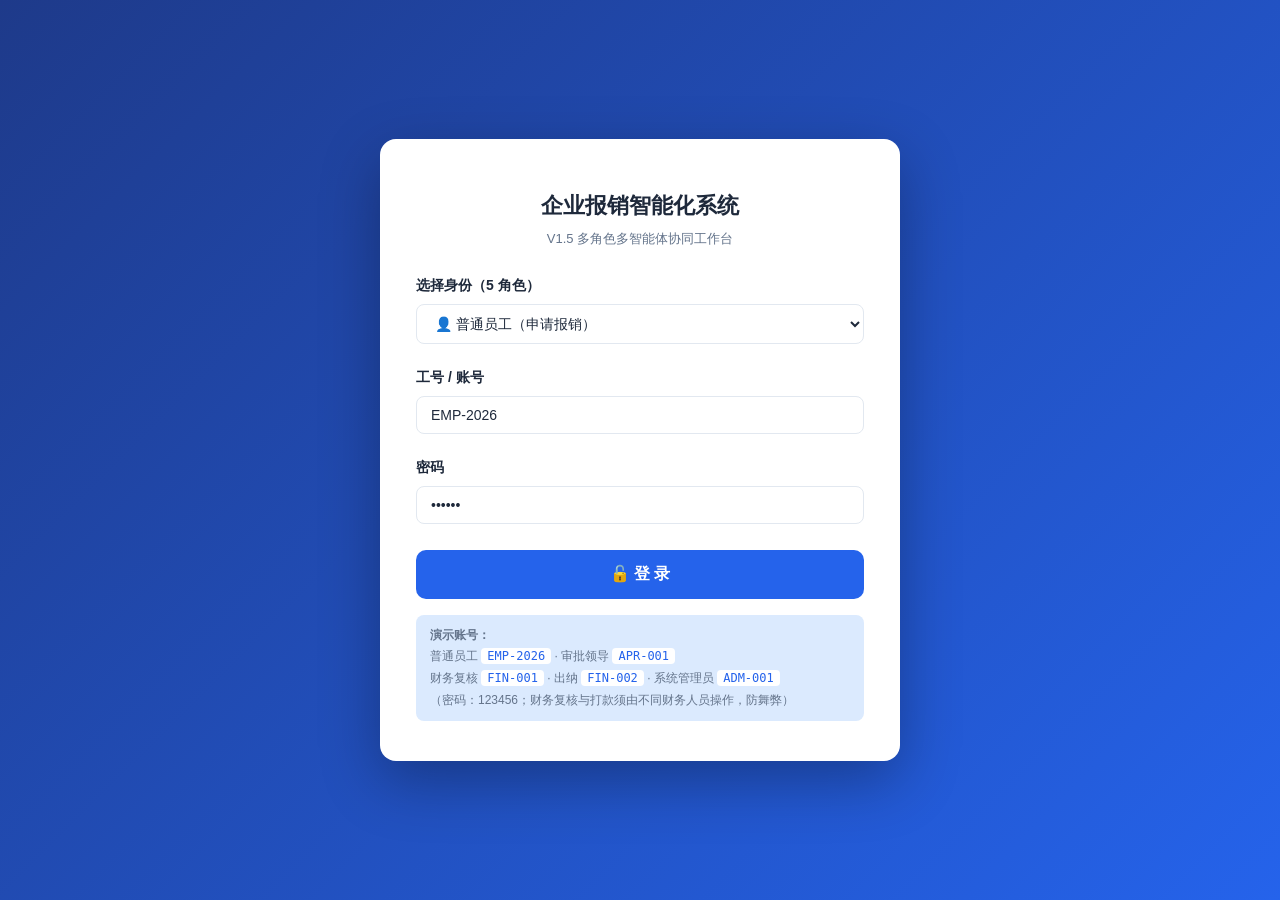
<file: docs/prototype_v2.html>
<!DOCTYPE html>
<html lang="zh-CN">
<head>
<meta charset="UTF-8">
<meta name="viewport" content="width=device-width, initial-scale=1.0">
<title>企业报销智能化系统 V1.5  — 多角色多智能体协同工作台</title>
<style>
:root {
    --primary: #2563eb;
    --primary-light: #dbeafe;
    --primary-dark: #1e3a8a;
    --text: #1e293b;
    --text-light: #64748b;
    --bg: #f8fafc;
    --card-bg: #ffffff;
    --border: #e2e8f0;
    --code-bg: #f1f5f9;
    --green: #16a34a;
    --green-bg: #dcfce7;
    --orange: #ea580c;
    --orange-bg: #fef3c7;
    --red: #dc2626;
    --red-bg: #fee2e2;
    --purple: #7c3aed;
    --purple-light: #ede9fe;
    --teal: #0d9488;
    --teal-light: #ccfbf1;
    --gold: #ca8a04;
    --gold-light: #fef9c3;
}
* { margin: 0; padding: 0; box-sizing: border-box; }
body {
    font-family: -apple-system, BlinkMacSystemFont, "Segoe UI", "PingFang SC", "Hiragino Sans GB", "Microsoft YaHei", sans-serif;
    background: var(--bg); color: var(--text); line-height: 1.7; font-size: 15px; min-height: 100vh;
}

/* ── 顶部标题栏 ── */
.header {
    background: linear-gradient(135deg, var(--primary-dark), var(--primary));
    color: white; padding: 36px 24px 32px; text-align: center; box-shadow: 0 2px 12px rgba(0,0,0,0.15);
    position: relative;
}
.header h1 { font-size: 26px; font-weight: 700; letter-spacing: 1px; }
.header .subtitle { margin-top: 6px; font-size: 14px; opacity: 0.85; }
.header .badge { display: inline-block; background: rgba(255,255,255,0.2); padding: 2px 12px; border-radius: 12px; font-size: 12px; margin-left: 8px; }
.header .role-banner {
    margin-top: 12px; display: inline-flex; align-items: center; gap: 8px;
    background: rgba(255,255,255,0.18); padding: 6px 16px; border-radius: 20px; font-size: 13px;
    backdrop-filter: blur(4px);
}
.header .role-banner .rb-icon { font-size: 16px; }
.header .role-banner .rb-name { font-weight: 700; }
.header .role-banner .rb-sep { opacity: 0.5; }
.header .role-banner .rb-desc { opacity: 0.9; }

/* ── 布局 ── */
.container { max-width: 860px; margin: 0 auto; padding: 32px 20px 60px; }

/* ── 卡片 ── */
.card {
    background: var(--card-bg); border: 1px solid var(--border); border-radius: 12px;
    padding: 28px; margin-bottom: 20px; box-shadow: 0 1px 4px rgba(0,0,0,0.06);
}
.card-header { display: flex; align-items: center; gap: 10px; margin-bottom: 18px; flex-wrap: wrap; }
.card-header h2 { font-size: 20px; font-weight: 600; }
.card-header h3 { font-size: 17px; font-weight: 600; }
.card-icon { font-size: 22px; }
.card-desc { color: var(--text-light); font-size: 14px; margin-bottom: 24px; }
.card-title-row { display: flex; justify-content: space-between; align-items: center; flex-wrap: wrap; gap: 10px; margin-bottom: 16px; }
.card-title-row h2 { font-size: 20px; font-weight: 600; display: flex; align-items: center; gap: 10px; }

/* ── 票据类型选择 ── */
.ticket-type-selector {
    display: flex; gap: 0; margin-bottom: 24px; border-radius: 12px; overflow: hidden;
    border: 2px solid var(--border);
}
.ticket-tab {
    flex: 1; padding: 16px 20px; text-align: center; cursor: pointer; transition: all 0.25s;
    background: var(--bg); font-weight: 600; font-size: 15px; color: var(--text-light);
    border: none; font-family: inherit; display: flex; align-items: center; justify-content: center; gap: 8px;
}
.ticket-tab:hover { background: var(--primary-light); color: var(--primary); }
.ticket-tab.active { background: var(--primary); color: white; }
.ticket-tab .tab-icon { font-size: 20px; }
.ticket-tab.active.itinerary { background: var(--purple); }

/* ── 上传区域 ── */
.upload-zone {
    border: 2px dashed var(--border); border-radius: 12px; padding: 40px 20px;
    text-align: center; cursor: pointer; transition: all 0.25s; background: #fafbfc;
}
.upload-zone:hover { border-color: var(--primary); background: var(--primary-light); }
.upload-zone.itinerary-hover:hover { border-color: var(--purple); background: var(--purple-light); }
.upload-icon { font-size: 36px; margin-bottom: 8px; }
.upload-text { font-size: 15px; color: var(--text); margin-bottom: 6px; }
.upload-link { color: var(--primary); font-weight: 600; }
.upload-hint { font-size: 12px; color: var(--text-light); }
.upload-preview {
    padding: 16px; border: 2px solid var(--green); border-radius: 12px; background: var(--green-bg);
    display: none;
}
.file-info {
    display: flex; align-items: center; gap: 12px; background: white; border-radius: 10px; padding: 14px 18px;
}
.file-icon { font-size: 28px; }
.file-detail { flex: 1; }
.file-name { font-weight: 600; font-size: 15px; display: block; }
.file-size { font-size: 12px; color: var(--text-light); }

/* ── OCR 识别状态条 ── */
.ocr-status {
    display: none; align-items: center; gap: 8px; margin-top: 12px;
    font-size: 13px; font-weight: 500; padding: 8px 12px; border-radius: 8px;
}
.ocr-status.reading { display: flex; color: var(--primary); background: rgba(37,99,235,0.08); }
.ocr-status.done { display: flex; color: var(--green); background: var(--green-bg); }
.ocr-status .spinner {
    width: 14px; height: 14px; border: 2px solid rgba(37,99,235,0.25);
    border-top-color: var(--primary); border-radius: 50%; animation: spin 0.7s linear infinite;
}

/* ── AI 回写徽标 ── */
.ai-badge {
    display: none; margin-left: 6px; padding: 1px 8px; border-radius: 10px;
    font-size: 11px; font-weight: 600; color: var(--primary);
    background: rgba(37,99,235,0.1); vertical-align: middle;
}
.ai-badge.visible { display: inline-block; }

/* ── AI 回填高亮 ── */
.form-input.auto-filled {
    border-color: var(--primary); background: rgba(37,99,235,0.04);
    animation: flashFill 0.9s ease;
}
@keyframes flashFill {
    0% { background: rgba(37,99,235,0.28); }
    100% { background: rgba(37,99,235,0.04); }
}

/* ── 报销事由人工填写提示 ── */
.remark-tag { font-size: 12px; font-weight: 500; color: var(--orange); }
.remark-hint {
    margin-top: 6px; font-size: 12px; color: var(--text-light);
    line-height: 1.6; padding: 8px 12px; border-radius: 8px;
    background: rgba(245,158,11,0.08); border-left: 3px solid var(--orange);
}

/* ── 表单 ── */
.form-section { margin-bottom: 22px; }
.form-label { display: block; font-size: 14px; font-weight: 600; margin-bottom: 6px; color: var(--text); }
.required { color: var(--red); }
.form-row { display: flex; gap: 16px; margin-bottom: 22px; }
.form-group { flex: 1; }
.form-input {
    width: 100%; padding: 10px 14px; border: 1.5px solid var(--border); border-radius: 8px;
    font-size: 14px; font-family: inherit; background: var(--card-bg); transition: border-color 0.2s, box-shadow 0.2s;
    color: var(--text);
}
.form-input:focus { outline: none; border-color: var(--primary); box-shadow: 0 0 0 3px rgba(37,99,235,0.12); }
.form-input:disabled { background: var(--bg); color: var(--text-light); }
select.form-input { appearance: auto; }

/* ── 提交按钮 ── */
.btn-submit {
    width: 100%; padding: 14px; background: var(--primary); color: white; border: none;
    border-radius: 10px; font-size: 16px; font-weight: 600; cursor: pointer; transition: background 0.2s, transform 0.1s;
    font-family: inherit;
}
.btn-submit:hover { background: #1d4ed8; }
.btn-submit:active { transform: scale(0.98); }
.btn-submit:disabled { opacity: 0.6; cursor: not-allowed; }
.btn-submit.itinerary-btn { background: var(--purple); }
.btn-submit.itinerary-btn:hover { background: #6d28d9; }
.btn-loading { display: flex; align-items: center; justify-content: center; gap: 8px; }
.spinner {
    width: 18px; height: 18px; border: 2.5px solid rgba(255,255,255,0.3);
    border-top-color: white; border-radius: 50%; animation: spin 0.7s linear infinite;
}
@keyframes spin { to { transform: rotate(360deg); } }

/* ── 处理流水线 ── */
.pipeline {
    background: var(--card-bg); border: 1px solid var(--border); border-radius: 12px;
    padding: 28px; margin-bottom: 20px; box-shadow: 0 1px 4px rgba(0,0,0,0.06); display: none;
}
.pipeline.visible { display: block; }
.pipeline-title { font-size: 17px; font-weight: 600; margin-bottom: 20px; display: flex; align-items: center; gap: 8px; flex-wrap: wrap; }
.pipeline-agent-badge {
    font-size: 11px; padding: 2px 10px; border-radius: 10px; font-weight: 600;
}
.pipeline-agent-badge.invoice { background: var(--green-bg); color: var(--green); }
.pipeline-agent-badge.itinerary { background: var(--purple-light); color: var(--purple); }
.pipeline-steps { display: flex; flex-direction: column; gap: 4px; }
.pipeline-step {
    display: flex; align-items: center; gap: 14px; padding: 12px 16px; border-radius: 8px;
    background: var(--bg); transition: all 0.3s; opacity: 0.4;
}
.pipeline-step.active { opacity: 1; background: var(--primary-light); border-left: 4px solid var(--primary); }
.pipeline-step.done { opacity: 1; background: var(--green-bg); border-left: 4px solid var(--green); }
.pipeline-step.itinerary-active { opacity: 1; background: var(--purple-light); border-left: 4px solid var(--purple); }
.pipeline-step .step-icon { font-size: 20px; width: 28px; text-align: center; }
.pipeline-step .step-name { font-weight: 600; font-size: 14px; flex: 1; }
.pipeline-step .step-status { font-size: 12px; color: var(--text-light); }
.pipeline-step.done .step-status { color: var(--green); font-weight: 600; }
.pipeline-step.active .step-status { color: var(--primary); }
.step-spinner {
    width: 14px; height: 14px; border: 2px solid var(--border);
    border-top-color: var(--primary); border-radius: 50%; animation: spin 0.7s linear infinite;
}

/* ── 结果状态 ── */
.result-status {
    align-items: center; gap: 16px; padding: 20px 24px; border-radius: 12px;
    margin-bottom: 20px; font-size: 16px; border: 1px solid transparent; display: none;
}
.result-status.visible { display: flex; }
.result-status.pass { background: var(--green-bg); border-color: var(--green); }
.result-status.warning { background: var(--orange-bg); border-color: var(--orange); }
.result-status.block { background: var(--red-bg); border-color: var(--red); }
.result-status.error { background: #fef2f2; border-color: #f87171; }
.status-icon { font-size: 32px; }
.status-label { font-size: 20px; font-weight: 700; }
.result-status.pass .status-label { color: var(--green); }
.result-status.warning .status-label { color: var(--orange); }
.result-status.block .status-label { color: var(--red); }
.result-status.error .status-label { color: var(--red); }
.status-summary { font-size: 14px; color: var(--text); margin-top: 4px; }

/* ── 信息网格 ── */
.info-grid { display: grid; grid-template-columns: 1fr 1fr; gap: 12px; }
.info-item { background: var(--bg); border-radius: 8px; padding: 12px 16px; }
.info-item .info-key { font-size: 12px; color: var(--text-light); margin-bottom: 2px; }
.info-item .info-value { font-size: 15px; font-weight: 600; }

/* ── 表格 ── */
.table-wrap { overflow-x: auto; }
.data-table { width: 100%; border-collapse: collapse; font-size: 13.5px; }
.data-table th { background: var(--primary); color: white; padding: 10px 14px; text-align: left; font-weight: 600; white-space: nowrap; }
.data-table td { padding: 9px 14px; border-top: 1px solid var(--border); word-break: break-all; }
.data-table tr:nth-child(even) { background: #f8fafc; }
.data-table tr:hover { background: var(--primary-light); }
.data-table .key-col { font-weight: 600; width: 140px; white-space: nowrap; }
.data-table.itinerary-table th { background: var(--purple); }

/* ── 异常明细 ── */
.anomaly-conclusion {
    font-size: 15px; font-weight: 600; padding: 10px 16px; border-radius: 8px;
    margin-bottom: 12px; display: inline-block;
}
.anomaly-conclusion.pass { background: var(--green-bg); color: var(--green); }
.anomaly-conclusion.warning { background: var(--orange-bg); color: var(--orange); }
.anomaly-conclusion.block { background: var(--red-bg); color: var(--red); }
.anomaly-item {
    display: flex; align-items: flex-start; gap: 10px; padding: 10px 14px; border-radius: 8px;
    margin-bottom: 8px; font-size: 14px; background: var(--bg); border-left: 4px solid var(--border);
}
.anomaly-item.severe { border-left-color: var(--red); }
.anomaly-item.warn { border-left-color: var(--orange); }
.anomaly-item.info { border-left-color: var(--primary); }
.anomaly-type { font-weight: 600; white-space: nowrap; }
.anomaly-desc { color: var(--text); margin: 0 8px; flex: 1; }
.anomaly-severity { font-size: 12px; padding: 1px 8px; border-radius: 10px; white-space: nowrap; }
.anomaly-severity.severe { background: var(--red-bg); color: var(--red); }
.anomaly-severity.warn { background: var(--orange-bg); color: var(--orange); }

/* ── JSON ── */
.raw-details { margin-top: 14px; font-size: 13px; color: var(--text-light); cursor: pointer; }
.raw-json {
    background: #1e293b; color: #e2e8f0; padding: 16px; border-radius: 8px; font-size: 12.5px;
    line-height: 1.6; overflow-x: auto; margin-top: 8px;
    font-family: "JetBrains Mono", "Fira Code", Consolas, monospace; max-height: 300px; overflow-y: auto;
}

/* ── Agent 标签 ── */
.agent-tag {
    font-size: 11px; padding: 2px 8px; border-radius: 8px; font-weight: 600; display: inline-block;
}
.agent-tag.invoice { background: var(--green-bg); color: var(--green); }
.agent-tag.itinerary { background: var(--purple-light); color: var(--purple); }

/* ── 操作栏 ── */
.action-bar { text-align: center; margin-top: 28px; display: flex; gap: 10px; justify-content: center; flex-wrap: wrap; }
.btn-secondary {
    display: inline-block; padding: 12px 32px; background: var(--card-bg); color: var(--primary);
    border: 1.5px solid var(--primary); border-radius: 10px; font-size: 15px; font-weight: 600;
    text-decoration: none; transition: 0.2s; cursor: pointer; font-family: inherit;
}
.btn-secondary:hover { background: var(--primary-light); }
.btn-success { border-color: var(--green); color: var(--green); }
.btn-success:hover { background: var(--green-bg); }
.btn-danger { border-color: var(--red); color: var(--red); }
.btn-danger:hover { background: var(--red-bg); }
.btn-warning { border-color: var(--orange); color: var(--orange); }
.btn-warning:hover { background: var(--orange-bg); }

/* ── 登录页 ── */
.login-screen {
    position: fixed; top: 0; left: 0; width: 100%; height: 100%; z-index: 1000;
    background: linear-gradient(135deg, var(--primary-dark), var(--primary));
    display: flex; align-items: center; justify-content: center; padding: 24px; overflow-y: auto;
}
.login-card {
    background: var(--card-bg); border-radius: 16px; padding: 40px 36px;
    width: 100%; max-width: 520px; box-shadow: 0 20px 60px rgba(0,0,0,0.3);
    animation: loginFadeIn 0.4s ease; margin: auto;
}
@keyframes loginFadeIn { from { opacity: 0; transform: translateY(20px); } to { opacity: 1; transform: translateY(0); } }
.login-logo { text-align: center; margin-bottom: 24px; }
.login-logo .logo-icon { font-size: 48px; }
.login-logo h2 { color: var(--text); font-size: 22px; margin-top: 8px; }
.login-logo .login-sub { color: var(--text-light); font-size: 13px; margin-top: 4px; }
.login-role-section { margin-bottom: 18px; }
.login-role-section .form-label { margin-bottom: 10px; }
.login-role-grid { display: grid; grid-template-columns: 1fr 1fr; gap: 10px; }
.login-role-card {
    padding: 14px 10px; border: 2px solid var(--border); border-radius: 10px;
    text-align: center; cursor: pointer; transition: all 0.2s; background: var(--bg);
}
.login-role-card:hover { border-color: var(--primary); background: var(--primary-light); transform: translateY(-1px); }
.login-role-card.active { border-color: var(--primary); background: var(--primary-light); box-shadow: 0 0 0 3px rgba(37,99,235,0.12); }
.login-role-card .role-icon { font-size: 28px; }
.login-role-card .role-name { font-size: 14px; font-weight: 600; margin-top: 6px; color: var(--text); }
.login-role-card .role-desc { font-size: 11px; color: var(--text-light); margin-top: 2px; line-height: 1.4; }
.login-hint { margin-top: 16px; padding: 10px 14px; background: var(--primary-light); border-radius: 8px; font-size: 12px; color: var(--text-light); line-height: 1.8; }
.login-hint code { background: white; padding: 1px 6px; border-radius: 4px; color: var(--primary); font-family: monospace; }
.btn-login {
    width: 100%; padding: 14px; background: var(--primary); color: white; border: none;
    border-radius: 10px; font-size: 16px; font-weight: 600; cursor: pointer; transition: background 0.2s, transform 0.1s;
    font-family: inherit; margin-top: 4px;
}
.btn-login:hover { background: #1d4ed8; }
.btn-login:active { transform: scale(0.98); }

/* ── 用户信息栏 ── */
.header-user {
    position: absolute; top: 18px; right: 24px; display: none; align-items: center; gap: 10px;
    background: rgba(255,255,255,0.15); padding: 5px 6px 5px 14px; border-radius: 24px; backdrop-filter: blur(4px);
}
.header-user.visible { display: flex; }
.header-user .user-avatar { font-size: 20px; }
.header-user .user-name { color: white; font-size: 13px; font-weight: 600; }
.header-user .user-role { color: rgba(255,255,255,0.8); font-size: 11px; }
.btn-logout {
    background: rgba(255,255,255,0.2); color: white; border: none; padding: 6px 14px; border-radius: 16px;
    font-size: 12px; font-weight: 600; cursor: pointer; font-family: inherit; transition: background 0.2s;
}
.btn-logout:hover { background: rgba(255,255,255,0.35); }

/* ── 应用主体显隐 ── */
.app-content { display: none; }
.app-content.visible { display: block; }

/* ── Tab 导航 ── */
.tab-nav {
    display: flex; gap: 4px; margin-bottom: 20px; background: var(--card-bg);
    border: 1px solid var(--border); border-radius: 12px; padding: 6px; box-shadow: 0 1px 4px rgba(0,0,0,0.06);
    overflow-x: auto;
}
.tab-nav-btn {
    flex: 1; padding: 12px 20px; border: none; background: transparent; border-radius: 8px;
    font-size: 15px; font-weight: 600; color: var(--text-light); cursor: pointer; transition: all 0.25s;
    font-family: inherit; white-space: nowrap;
}
.tab-nav-btn:hover { background: var(--primary-light); color: var(--primary); }
.tab-nav-btn.active { background: var(--primary); color: white; }
.tab-panel { display: none; animation: fadeIn 0.3s ease; }
.tab-panel.active { display: block; }
@keyframes fadeIn { from { opacity: 0; transform: translateY(6px); } to { opacity: 1; transform: translateY(0); } }

/* ── 用量统计 ── */
.pricing-banner {
    display: flex; align-items: center; gap: 14px; padding: 14px 20px; border-radius: 10px;
    background: linear-gradient(135deg, var(--primary-light), #eff6ff); border: 1px solid #bfdbfe;
    margin-bottom: 20px; font-size: 13.5px; flex-wrap: wrap;
}
.pricing-banner .price-tag {
    display: inline-flex; align-items: center; gap: 6px; background: white; padding: 4px 12px;
    border-radius: 16px; font-weight: 600; color: var(--primary); box-shadow: 0 1px 3px rgba(0,0,0,0.06);
}
.pricing-banner .price-formula { color: var(--text-light); font-size: 12.5px; }
.metric-grid { display: grid; grid-template-columns: repeat(4, 1fr); gap: 14px; margin-bottom: 20px; }
.metric-card {
    background: var(--card-bg); border: 1px solid var(--border); border-radius: 12px; padding: 20px 16px;
    box-shadow: 0 1px 4px rgba(0,0,0,0.06); text-align: center; transition: transform 0.2s, box-shadow 0.2s;
}
.metric-card:hover { transform: translateY(-2px); box-shadow: 0 4px 12px rgba(0,0,0,0.1); }
.metric-icon { font-size: 26px; margin-bottom: 6px; }
.metric-value { font-size: 24px; font-weight: 700; line-height: 1.2; }
.metric-value.blue { color: var(--primary); }
.metric-value.green { color: var(--green); }
.metric-value.orange { color: var(--orange); }
.metric-value.purple { color: var(--purple); }
.metric-label { font-size: 12px; color: var(--text-light); margin-top: 4px; }
.metric-sub { font-size: 11px; color: var(--text-light); margin-top: 3px; }

.chart-container {
    display: flex; align-items: flex-end; justify-content: space-between; gap: 10px;
    height: 200px; padding: 24px 4px 0; border-bottom: 2px solid var(--border); margin-bottom: 8px;
}
.chart-bar-wrap { flex: 1; display: flex; flex-direction: column; align-items: center; gap: 6px; height: 100%; justify-content: flex-end; }
.chart-bar {
    width: 100%; max-width: 54px; border-radius: 6px 6px 0 0; background: linear-gradient(180deg, var(--primary), #3b82f6);
    position: relative; transition: height 0.6s ease; cursor: pointer; min-height: 4px;
}
.chart-bar:hover { background: linear-gradient(180deg, #1d4ed8, var(--primary)); }
.chart-bar .bar-tip {
    position: absolute; bottom: 100%; left: 50%; transform: translateX(-50%); margin-bottom: 6px;
    background: #1e293b; color: white; padding: 5px 10px; border-radius: 6px; font-size: 11px; white-space: nowrap;
    opacity: 0; pointer-events: none; transition: opacity 0.2s; z-index: 10;
}
.chart-bar:hover .bar-tip { opacity: 1; }
.chart-bar .bar-calls {
    position: absolute; top: -20px; left: 50%; transform: translateX(-50%);
    font-size: 11px; color: var(--text-light); font-weight: 600;
}
.chart-x-labels { display: flex; justify-content: space-between; gap: 10px; padding: 6px 4px 0; }
.chart-x-labels span { flex: 1; text-align: center; font-size: 12px; color: var(--text-light); }
.chart-legend { display: flex; gap: 18px; justify-content: center; margin-top: 14px; font-size: 12px; color: var(--text-light); }
.chart-legend .legend-dot { display: inline-block; width: 12px; height: 12px; border-radius: 3px; margin-right: 5px; vertical-align: middle; }

.type-row { margin-bottom: 18px; }
.type-row:last-child { margin-bottom: 0; }
.type-row-head { display: flex; justify-content: space-between; align-items: center; margin-bottom: 6px; font-size: 14px; gap: 12px; flex-wrap: wrap; }
.type-row-head .type-name { font-weight: 600; }
.type-row-head .type-stats { color: var(--text-light); font-size: 12.5px; }
.type-bar-track { height: 10px; background: var(--bg); border-radius: 6px; overflow: hidden; }
.type-bar-fill { height: 100%; border-radius: 6px; transition: width 0.6s ease; }

.usage-filters { display: flex; gap: 12px; margin-bottom: 16px; flex-wrap: wrap; }
.usage-filters .filter-group { flex: 1; min-width: 140px; }
.usage-records-wrap { max-height: 460px; overflow-y: auto; border: 1px solid var(--border); border-radius: 8px; }
.usage-records-wrap .data-table { border-collapse: separate; border-spacing: 0; }
.usage-records-wrap .data-table th { position: sticky; top: 0; z-index: 2; }
.status-pill { display: inline-block; padding: 2px 10px; border-radius: 10px; font-size: 12px; font-weight: 600; }
.status-pill.success { background: var(--green-bg); color: var(--green); }
.status-pill.error { background: var(--red-bg); color: var(--red); }
.usage-empty { padding: 40px 20px; text-align: center; color: var(--text-light); font-size: 14px; }

/* ── 角色权限说明面板 ── */
.role-guide {
    background: linear-gradient(135deg, #f0f9ff, #e0e7ff); border: 1px solid #bae6fd;
    border-radius: 12px; padding: 0; margin-bottom: 20px; overflow: hidden;
}
.role-guide summary {
    list-style: none; padding: 14px 20px; cursor: pointer; display: flex;
    align-items: center; justify-content: space-between; font-weight: 600; font-size: 14px; color: var(--primary-dark);
}
.role-guide summary::-webkit-details-marker { display: none; }
.role-guide summary::after { content: '▼'; font-size: 11px; transition: transform 0.3s; }
.role-guide[open] summary::after { transform: rotate(180deg); }
.role-guide .rg-body { padding: 0 20px 20px; }
.role-guide table { width: 100%; border-collapse: collapse; font-size: 13.5px; background: white; border-radius: 8px; overflow: hidden; }
.role-guide th { background: var(--primary-dark); color: white; padding: 10px 14px; text-align: left; font-weight: 600; }
.role-guide td { padding: 12px 14px; border-top: 1px solid var(--border); vertical-align: top; }
.role-guide tr:nth-child(even) td { background: #f8fafc; }
.role-guide .rg-role { font-weight: 600; white-space: nowrap; }
.role-guide .rg-ops { color: var(--text); }
.role-guide .rg-ops .step { display: inline-block; background: var(--primary-light); color: var(--primary); padding: 1px 8px; border-radius: 10px; font-size: 12px; margin: 0 2px; }
.role-guide .rg-scenario { color: var(--text-light); font-size: 12.5px; }

/* ── 审批/财务列表 ── */
.reimburse-list { display: flex; flex-direction: column; gap: 12px; }
.reimburse-item {
    background: var(--card-bg); border: 1px solid var(--border); border-radius: 12px;
    padding: 18px 20px; transition: all 0.2s; box-shadow: 0 1px 4px rgba(0,0,0,0.06);
}
.reimburse-item:hover { box-shadow: 0 4px 12px rgba(0,0,0,0.1); transform: translateY(-1px); }
.reimburse-item-head { display: flex; justify-content: space-between; align-items: flex-start; gap: 12px; flex-wrap: wrap; margin-bottom: 12px; }
.reimburse-item-id { font-family: monospace; font-size: 12px; color: var(--text-light); }
.reimburse-item-amount { font-size: 22px; font-weight: 700; color: var(--primary); }
.reimburse-item-meta { display: flex; gap: 16px; flex-wrap: wrap; font-size: 13px; color: var(--text-light); margin-bottom: 12px; }
.reimburse-item-meta .meta-key { color: var(--text-light); margin-right: 4px; }
.reimburse-item-meta .meta-value { color: var(--text); font-weight: 600; }
.reimburse-item-footer { display: flex; justify-content: space-between; align-items: center; gap: 12px; flex-wrap: wrap; }
.reimburse-item-tags { display: flex; gap: 6px; flex-wrap: wrap; }
.tag { font-size: 11px; padding: 2px 8px; border-radius: 8px; font-weight: 600; display: inline-flex; align-items: center; gap: 3px; }
.tag.invoice { background: var(--green-bg); color: var(--green); }
.tag.itinerary { background: var(--purple-light); color: var(--purple); }
.tag.ai-pass { background: var(--green-bg); color: var(--green); }
.tag.ai-warn { background: var(--orange-bg); color: var(--orange); }
.tag.ai-block { background: var(--red-bg); color: var(--red); }
.tag.status-pending { background: var(--primary-light); color: var(--primary); }
.tag.status-approved { background: var(--green-bg); color: var(--green); }
.tag.status-rejected { background: var(--red-bg); color: var(--red); }
.tag.status-archived { background: #e0e7ff; color: #4338ca; }
.tag.status-paid { background: var(--teal-light); color: var(--teal); }
.reimburse-item-actions { display: flex; gap: 8px; flex-wrap: wrap; }
.reimburse-item-actions .btn-mini {
    padding: 6px 14px; border-radius: 8px; font-size: 13px; font-weight: 600; cursor: pointer;
    border: 1.5px solid; font-family: inherit; transition: all 0.2s;
}
.reimburse-item-actions .btn-mini.primary { border-color: var(--primary); color: var(--primary); background: var(--card-bg); }
.reimburse-item-actions .btn-mini.primary:hover { background: var(--primary-light); }
.reimburse-item-actions .btn-mini.success { border-color: var(--green); color: var(--green); background: var(--card-bg); }
.reimburse-item-actions .btn-mini.success:hover { background: var(--green-bg); }
.reimburse-item-actions .btn-mini.danger { border-color: var(--red); color: var(--red); background: var(--card-bg); }
.reimburse-item-actions .btn-mini.danger:hover { background: var(--red-bg); }
.reimburse-item-actions .btn-mini.warning { border-color: var(--orange); color: var(--orange); background: var(--card-bg); }
.reimburse-item-actions .btn-mini.warning:hover { background: var(--orange-bg); }
.reimburse-item-actions .btn-mini:disabled { opacity: 0.5; cursor: not-allowed; }

.empty-state {
    padding: 60px 20px; text-align: center; color: var(--text-light);
    background: var(--card-bg); border: 1px dashed var(--border); border-radius: 12px;
}
.empty-state .empty-icon { font-size: 56px; margin-bottom: 12px; }
.empty-state .empty-text { font-size: 15px; }

/* ── 系统配置面板 ── */
.config-section { margin-bottom: 24px; }
.config-section:last-child { margin-bottom: 0; }
.config-section h4 {
    font-size: 14px; font-weight: 600; margin-bottom: 12px; color: var(--text);
    display: flex; align-items: center; gap: 6px; padding-bottom: 8px; padding-right: 12px; border-bottom: 1px solid var(--border);
}
.config-section h4 .cfg-toggle {
    position: relative; width: 40px; height: 22px; background: #cbd5e1; border-radius: 11px;
    cursor: pointer; transition: background 0.2s; flex-shrink: 0; margin-left: auto;
}
.config-section h4 .cfg-toggle::after {
    content: ''; position: absolute; top: 2px; left: 2px; width: 18px; height: 18px;
    background: white; border-radius: 50%; transition: transform 0.2s; box-shadow: 0 1px 2px rgba(0,0,0,0.2);
}
.config-section h4 .cfg-toggle.on { background: var(--green); }
.config-section h4 .cfg-toggle.on::after { transform: translateX(18px); }
.config-row { display: flex; gap: 12px; align-items: center; margin-bottom: 10px; padding: 10px 12px; background: var(--bg); border-radius: 8px; }
.config-row .cfg-label { flex: 1; font-size: 14px; }
.config-row .cfg-input { width: 140px; padding: 6px 10px; border: 1.5px solid var(--border); border-radius: 6px; font-size: 13px; font-family: inherit; }
.config-row .cfg-input:focus { outline: none; border-color: var(--primary); }
.config-row .cfg-suffix { font-size: 12px; color: var(--text-light); }
.config-row .cfg-toggle {
    position: relative; width: 40px; height: 22px; background: #cbd5e1; border-radius: 11px;
    cursor: pointer; transition: background 0.2s; flex-shrink: 0;
}
.config-row .cfg-toggle::after {
    content: ''; position: absolute; top: 2px; left: 2px; width: 18px; height: 18px;
    background: white; border-radius: 50%; transition: transform 0.2s; box-shadow: 0 1px 2px rgba(0,0,0,0.2);
}
.config-row .cfg-toggle.on { background: var(--green); }
.config-row .cfg-toggle.on::after { transform: translateX(18px); }
.config-row .cfg-input.wide { width: 300px; }
.config-row .cfg-env {
    font-family: monospace; font-size: 11px; color: var(--text-light);
    background: var(--code-bg); padding: 1px 6px; border-radius: 4px; margin-left: 6px;
}
.config-row .cfg-secret-btn {
    border: 1.5px solid var(--border); background: var(--card-bg); border-radius: 6px;
    width: 32px; height: 30px; cursor: pointer; font-size: 13px; flex-shrink: 0;
}
.config-row .cfg-secret-btn:hover { border-color: var(--primary); }
.config-row .cfg-secret-btn.revealed { border-color: var(--primary); background: var(--primary-light); }

/* ── 审计日志表格 ── */
.audit-table { font-size: 13px; }
.audit-table td { padding: 10px 12px; }
.audit-action { font-family: monospace; font-size: 12px; padding: 2px 8px; background: var(--code-bg); border-radius: 4px; color: var(--primary-dark); }
.audit-user { font-weight: 600; }

/* ── 弹窗（通用，桌面端同样生效） ── */
.modal-overlay {
    position: fixed; inset: 0; background: rgba(15,23,42,0.55);
    display: none; align-items: center; justify-content: center; z-index: 2000; padding: 20px;
}
.modal-overlay.visible { display: flex; }
.modal-box {
    background: var(--card-bg); border-radius: 16px; max-width: 560px; width: 100%;
    max-height: 85vh; overflow-y: auto; box-shadow: 0 20px 60px rgba(0,0,0,0.35); animation: loginFadeIn 0.3s ease;
}
.modal-head {
    display: flex; justify-content: space-between; align-items: center;
    padding: 18px 24px; border-bottom: 1px solid var(--border);
}
.modal-head h3 { font-size: 17px; }
.modal-close { background: none; border: none; font-size: 24px; line-height: 1; cursor: pointer; color: var(--text-light); }
.modal-close:hover { color: var(--text); }
.modal-body { padding: 20px 24px; }

/* ── 流水线弹窗 ── */
.pipeline-modal-box { max-width: 640px; }
.pipeline-modal-box .pipeline {
    background: transparent; border: none; box-shadow: none; padding: 0; margin-bottom: 0; display: block;
}
.pipeline-modal-box .result-status { margin-top: 18px; }
.pipeline-modal-box .action-bar { margin-top: 14px; }

/* ── 转审标签 ── */
.tag.status-transferred { background: #fef3c7; color: #b45309; }

/* ── 响应式 ── */
@media (max-width: 600px) {
    .form-row { flex-direction: column; gap: 16px; }
    .info-grid { grid-template-columns: 1fr; }
    .container { padding: 16px; }
    .card { padding: 20px; }
    .metric-grid { grid-template-columns: 1fr 1fr; }
    .usage-filters { flex-direction: column; }
    .login-role-grid { grid-template-columns: 1fr 1fr; }
    .header { padding: 28px 16px 24px; }
    .header h1 { font-size: 20px; }
    .tab-nav-btn { padding: 10px 12px; font-size: 13px; }
    .role-guide table { font-size: 12px; }
    .role-guide th, .role-guide td { padding: 8px 10px; }
}
</style>
</head>
<body>

<!-- ========== 登录页 ========== -->
<div class="login-screen" id="loginScreen">
    <div class="login-card">
        <div class="login-logo">
            <h2>企业报销智能化系统</h2>
            <div class="login-sub">V1.5 多角色多智能体协同工作台</div>
        </div>

        <div class="form-section">
            <label class="form-label" for="loginRole">选择身份（5 角色）</label>
            <select id="loginRole" class="form-input" onchange="selectRole(this.value)">
                <option value="employee">👤 普通员工（申请报销）</option>
                <option value="approver">👔 审批领导（审批报销）</option>
                <option value="finance_review">💼 财务（复核和归档）</option>
                <option value="finance_pay">🏦 出纳（打款）</option>
                <option value="admin">⚙️ 系统管理员</option>
            </select>
        </div>

        <div class="form-section">
            <label class="form-label" for="loginAccount">工号 / 账号</label>
            <input type="text" id="loginAccount" class="form-input" value="EMP-2026" placeholder="请输入工号">
        </div>
        <div class="form-section">
            <label class="form-label" for="loginPassword">密码</label>
            <input type="password" id="loginPassword" class="form-input" value="123456" placeholder="请输入密码">
        </div>

        <button type="button" class="btn-login" onclick="doLogin()">🔓 登 录</button>

        <div class="login-hint">
            <strong>演示账号：</strong><br>
            普通员工 <code>EMP-2026</code> · 审批领导 <code>APR-001</code><br>
            财务复核 <code>FIN-001</code> · 出纳 <code>FIN-002</code> · 系统管理员 <code>ADM-001</code><br>
            （密码：123456；财务复核与打款须由不同财务人员操作，防舞弊）<br>
        </div>
    </div>
</div>

<!-- ========== 应用主体（登录前隐藏） ========== -->
<div id="appContent" class="app-content">

<div class="header">
    <div class="header-user" id="headerUser">
        <span class="user-avatar" id="userAvatar">👤</span>
        <div>
            <div class="user-name" id="userName">—</div>
            <div class="user-role" id="userRole">—</div>
        </div>
        <button class="btn-logout" onclick="logout()">退出登录</button>
    </div>
    <h1>企业报销智能化系统</h1>
    <div class="subtitle">V1.5 多角色多智能体协同工作台</div>
    <div class="role-banner" id="roleBanner">
        <span class="rb-icon" id="rbIcon">👤</span>
        <span class="rb-name" id="rbName">普通员工</span>
        <span class="rb-sep">·</span>
        <span class="rb-desc" id="rbDesc">提交日常差旅、餐饮、住宿等报销</span>
    </div>
</div>

<main class="container">

    <!-- ========== 角色权限说明面板（折叠） ========== -->
    <details class="role-guide" id="roleGuide">
        <summary>📖 角色权限与使用场景说明（点击展开）</summary>
        <div class="rg-body">
            <table>
                <thead>
                    <tr>
                        <th style="width:120px;">角色</th>
                        <th>主要操作</th>
                        <th style="width:30%;">使用场景</th>
                    </tr>
                </thead>
                <tbody>
                    <tr>
                        <td class="rg-role">👤 普通员工</td>
                        <td class="rg-ops">
                            <span class="step">手动选择票据类型</span> →
                            <span class="step">上传票据</span> →
                            <span class="step">提交校验</span> →
                            <span class="step">智能体流水线执行</span> →
                            <span class="step">回写申请金额 / 申请日期 / 费用类型 / 报销事由</span> →
                            <span class="step">提交审批</span>
                        </td>
                        <td class="rg-scenario">提交日常差旅、餐饮、住宿等报销</td>
                    </tr>
                    <tr>
                        <td class="rg-role">👔 审批领导</td>
                        <td class="rg-ops">
                            <span class="step">查看待审报销单</span> →
                            <span class="step">查看 AI 校验结果与预警</span> →
                            <span class="step">通过 / 驳回 / 转审</span>
                        </td>
                        <td class="rg-scenario">审核下属报销申请</td>
                    </tr>
                    <tr>
                        <td class="rg-role">💼 财务复核</td>
                        <td class="rg-ops">
                            <span class="step">复核 AI 校验结果</span> →
                            <span class="step">确认归档</span>
                            <br><span style="font-size:11px;color:var(--text-light);">（岗 FIN-001，仅复核/归档）</span>
                        </td>
                        <td class="rg-scenario">财务复核与归档</td>
                    </tr>
                    <tr>
                        <td class="rg-role">🏦 出纳</td>
                        <td class="rg-ops">
                            <span class="step">发起费用发放</span> →
                            <span class="step">银行回单归档</span>
                            <br><span style="font-size:11px;color:var(--text-light);">（岗 FIN-002，须与归档人不同人）</span>
                        </td>
                        <td class="rg-scenario">打款与回单归档</td>
                    </tr>
                    <tr>
                        <td class="rg-role">⚙️ 系统管理员</td>
                        <td class="rg-ops">
                            <span class="step">配置费用限额 / 异常规则 / 审批权限</span> →
                            <span class="step">查看审计日志</span>
                        </td>
                        <td class="rg-scenario">维护报销制度规则</td>
                    </tr>
                </tbody>
            </table>
        </div>
    </details>

    <!-- ========== Tab 导航（按角色显示） ========== -->
    <div class="tab-nav" id="tabNav">
        <!-- Tab 按钮由 JS 动态生成 -->
    </div>

    <!-- ========== Tab 1: 报销申请（普通员工） ========== -->
    <div id="tab-reimburse" class="tab-panel">
    <div class="card">
        <div class="card-header">
            <span class="card-icon">📄</span>
            <h2>票据上传与报销申请</h2>
        </div>
        <p class="card-desc">先选择票据类型并上传票据，提交校验，系统自动路由到对应智能体执行校验，校验成功后回写费用类型、金额、申请日期，待人工确认后提交审批</p>
        <div class="form-section">
            <label class="form-label" for="ticket_type_select">票据类型 <span class="required">*</span></label>
            <select id="ticket_type_select" class="form-input">
                <option value="">— 请手动选择票据类型 —</option>
                <option value="发票">🧾 发票</option>
                <option value="行程单">🚕 行程单</option>
            </select>
        </div>

        <div class="form-section">
            <label class="form-label">票据文件 <span class="required">*</span></label>
            <div class="upload-zone" id="uploadZone">
                <div class="upload-placeholder" id="uploadPlaceholder">
                    <div class="upload-icon" id="uploadIcon">🧾</div>
                    <p class="upload-text">点击选择文件（原型演示使用模拟数据）</p>
                    <p class="upload-hint" id="uploadHint">支持 PDF / JPG / PNG，发票类票据</p>
                </div>
                <div class="upload-preview" id="uploadPreview">
                    <div class="file-info">
                        <span class="file-icon" id="fileIcon">📄</span>
                        <div class="file-detail">
                            <span class="file-name" id="fileName">invoice.pdf</span>
                            <span class="file-size" id="fileSize">256 KB</span>
                        </div>
                    </div>
                    <div class="ocr-status" id="ocrStatus"></div>
                </div>
            </div>
        </div>

        <div id="autoFields" style="display:none;">
        <div class="form-row">
            <div class="form-group">
                <label class="form-label" for="apply_amount">申请金额（元） <span class="required">*</span><span class="ai-badge" id="badge_apply_amount">AI 回写·请核对</span></label>
                <input type="number" id="apply_amount" class="form-input" step="0.01" placeholder="提交校验后由 AI 自动回写">
            </div>
            <div class="form-group">
                <label class="form-label" for="apply_date">申请日期 <span class="required">*</span><span class="ai-badge" id="badge_apply_date">系统日期</span></label>
                <input type="date" id="apply_date" class="form-input">
            </div>
        </div>

        <div class="form-row">
            <div class="form-group">
                <label class="form-label" for="expense_category">费用类型 <span class="ai-badge" id="badge_expense_category">AI 识别</span></label>
                <select id="expense_category" class="form-input">
                    <option value="">— 提交校验后 AI 自动识别 —</option>
                    <option value="交通">交通</option>
                    <option value="住宿">住宿</option>
                    <option value="餐饮">餐饮</option>
                </select>
            </div>
            <div class="form-group">
                <label class="form-label" for="reason">报销事由 <span class="required">*</span><span class="remark-tag">（人工填写）</span></label>
                <input type="text" id="reason" class="form-input" placeholder="请填写报销事由，例如：北京出差交通费（选填）">
            </div>
        </div>

        <p class="remark-hint">⚠️ 以上申请金额 / 费用类型 / 申请日期由 AI 智能体在提交校验后自动回写，请人工核对无误并填写报销事由后提交审批。</p>
        </div><!-- /autoFields -->

        <button type="button" class="btn-submit" id="submitBtn" data-mode="check" onclick="onSubmitClick()">
            <span class="btn-text">🚀 提交校验</span>
            <span class="btn-loading" style="display:none;">
                <span class="spinner"></span> AI 智能体校验中...
            </span>
        </button>
    </div>

    </div><!-- /tab-reimburse -->

    <!-- ========== Tab: 我的报销（普通员工） ========== -->
    <div id="tab-my" class="tab-panel">
        <div class="card">
            <div class="card-title-row">
                <h2><span class="card-icon">📂</span> 我的报销</h2>
                <div style="font-size:13px;color:var(--text-light);">📋 共 <strong style="color:var(--primary);" id="myCount">—</strong> 单</div>
            </div>
            <p class="card-desc">您提交的报销单及当前审批进度。提交后可在「报销申请」继续新增。</p>
            <div class="reimburse-list" id="myList"></div>
        </div>
    </div><!-- /tab-my -->

    <!-- ========== Tab: 审批工作台（审批领导） ========== -->
    <div id="tab-approve" class="tab-panel">
        <div class="card">
            <div class="card-title-row">
                <h2><span class="card-icon">📥</span> 待审报销单</h2>
                <div style="font-size:13px;color:var(--text-light);">
                    <span style="margin-right:14px;">⏳ 待审：<strong style="color:var(--orange);" id="approvePendingCount">—</strong></span>
                    <span>📊 本月已审：<strong style="color:var(--green);" id="approveDoneCount">—</strong></span>
                </div>
            </div>
            <p class="card-desc">下属提交的报销申请已由 AI 预校验。请审核 AI 结果并决定通过 / 驳回 / 转审。</p>
            <div class="reimburse-list" id="approveList"></div>
        </div>
    </div><!-- /tab-approve -->

    <!-- ========== Tab: 财务复核（财务复核岗 FIN-001） ========== -->
    <div id="tab-fin-review" class="tab-panel">
        <div class="card">
            <div class="card-title-row">
                <h2><span class="card-icon">💼</span> 待复核 / 待归档报销单</h2>
                <div style="font-size:13px;color:var(--text-light);">
                    <span style="margin-right:14px;">⏳ 待复核：<strong style="color:var(--primary);" id="finReviewPending">—</strong></span>
                    <span>📦 待归档：<strong style="color:var(--orange);" id="finReviewArchive">—</strong></span>
                </div>
            </div>
            <p class="card-desc">审批领导已通过的报销单。复核 AI 校验结果 → 确认归档（本岗 FIN-001 仅可复核/归档，<b>不可打款</b>）。</p>
            <div class="reimburse-list" id="finReviewList"></div>
        </div>
    </div><!-- /tab-fin-review -->

    <!-- ========== Tab: 出纳打款（出纳岗 FIN-002） ========== -->
    <div id="tab-fin-pay" class="tab-panel">
        <div class="card">
            <div class="card-title-row">
                <h2><span class="card-icon">🏦</span> 待打款报销单</h2>
                <div style="font-size:13px;color:var(--text-light);">
                    <span style="margin-right:14px;">💰 待打款：<strong style="color:var(--teal);" id="finPayPending">—</strong></span>
                    <span>✅ 本月已打款：<strong style="color:var(--green);" id="finPayDone">—</strong></span>
                </div>
            </div>
            <p class="card-desc">已由财务复核岗（FIN-001）归档的报销单。<b>须由出纳岗（FIN-002）发起打款</b>，与归档人不同人，防舞弊 → 打款后自动回单归档。</p>
            <div class="reimburse-list" id="finPayList"></div>
        </div>
    </div><!-- /tab-fin-pay -->

    <!-- ========== Tab: 系统配置（系统管理员） ========== -->
    <div id="tab-admin" class="tab-panel">
        <div class="card">
            <div class="card-header">
                <span class="card-icon">⚙️</span>
                <h2>系统配置</h2>
            </div>
            <p class="card-desc">启动/停用DeepSeek大模型、异常规则、费用限额、审批权限。所有变更会进入审计日志并立即生效。</p>

            <div class="config-section">
                <h4>🤖 启用/停用Deepseek大模型<div class="cfg-toggle on" id="ds-enabled" onclick="toggleDeepSeek(this)" title="启用/停用 AI 校验"></div></h4>
                <div class="config-row">
                    <div class="cfg-label">API 密钥<span class="cfg-env">DEEPSEEK_API_KEY</span></div>
                    <input type="password" class="cfg-input wide cfg-secret" value="" placeholder="your_api_key_here" data-default="">
                    <button class="cfg-secret-btn" onclick="toggleSecret(this)" title="显示/隐藏">👁</button>
                </div>
                <div class="config-row">
                    <div class="cfg-label">API 地址<span class="cfg-env">DEEPSEEK_BASE_URL</span></div>
                    <input type="text" class="cfg-input wide" value="https://api.deepseek.com/chat/completions" data-default="https://api.deepseek.com/chat/completions">
                </div>
                <div class="config-row">
                    <div class="cfg-label">模型名称<span class="cfg-env">DEEPSEEK_MODEL</span></div>
                    <input type="text" class="cfg-input wide" value="deepseek-v4-flash" data-default="deepseek-v4-flash">
                </div>
            </div>

            <div class="config-section">
                <h4>🚨 异常检测规则</h4>
                <div class="config-row">
                    <div class="cfg-label">检测金额异常（与申请不一致）</div>
                    <div class="cfg-toggle on" onclick="this.classList.toggle('on')"></div>
                </div>
                <div class="config-row">
                    <div class="cfg-label">检测发票真伪（国税查验）</div>
                    <div class="cfg-toggle on" onclick="this.classList.toggle('on')"></div>
                </div>
                <div class="config-row">
                    <div class="cfg-label">行程单字段完整性检查</div>
                    <div class="cfg-toggle on" onclick="this.classList.toggle('on')"></div>
                </div>
                <div class="config-row">
                    <div class="cfg-label">DeepSeek 语义复核</div>
                    <div class="cfg-toggle on" onclick="this.classList.toggle('on')"></div>
                </div>
            </div>

            <div class="config-section">
                <h4>💰 费用限额配置</h4>
                <div class="config-row">
                    <div class="cfg-label">交通 月度限额</div>
                    <input type="number" class="cfg-input" value="600">
                    <span class="cfg-suffix">元</span>
                </div>
                <div class="config-row">
                    <div class="cfg-label">住宿 月度限额</div>
                    <input type="number" class="cfg-input" value="1000">
                    <span class="cfg-suffix">元</span>
                </div>
                <div class="config-row">
                    <div class="cfg-label">餐饮 月度限额</div>
                    <input type="number" class="cfg-input" value="1000">
                    <span class="cfg-suffix">元</span>
                </div>
                <div class="config-row">
                    <div class="cfg-label">办公 月度限额</div>
                    <input type="number" class="cfg-input" value="200">
                    <span class="cfg-suffix">元</span>
                </div>
                <div class="config-row">
                    <div class="cfg-label">其他 月度限额</div>
                    <input type="number" class="cfg-input" value="200">
                    <span class="cfg-suffix">元</span>
                </div>
            </div>

            <div class="config-section">
                <h4>👥 审批权限分配</h4>
                <div class="config-row">
                    <div class="cfg-label">单笔 ≤ 3000 元 — 直属领导审批</div>
                    <div class="cfg-toggle on" onclick="this.classList.toggle('on')"></div>
                </div>
                <div class="config-row">
                    <div class="cfg-label">3000 < 单笔 ≤ 10000 元 — 部门总监审批</div>
                    <div class="cfg-toggle on" onclick="this.classList.toggle('on')"></div>
                </div>
                <div class="config-row">
                    <div class="cfg-label">10000 < 单笔 ≤ 50000 元 — VP/分管副总审批</div>
                    <div class="cfg-toggle on" onclick="this.classList.toggle('on')"></div>
                </div>
                <div class="config-row">
                    <div class="cfg-label">单笔 > 50000 元 — CEO 审批</div>
                    <div class="cfg-toggle on" onclick="this.classList.toggle('on')"></div>
                </div>
                <div class="config-row note-row">
                    <div class="cfg-label">金额 ≥ 10000 元 需两人会签（在对应级别基础上增加一位审批人）</div>
               <div class="cfg-toggle on" onclick="this.classList.toggle('on')"></div>
                </div>
            </div>

            <div class="action-bar">
                <button class="btn-secondary" onclick="saveConfig()">💾 保存配置</button>
                <button class="btn-secondary" onclick="resetConfig()">↩️ 恢复默认</button>
            </div>
        </div>
    </div><!-- /tab-admin -->

    <!-- ========== Tab: 审计日志（系统管理员） ========== -->
    <div id="tab-audit" class="tab-panel">
        <div class="card">
            <div class="card-header">
                <span class="card-icon">📜</span>
                <h2>审计日志</h2>
            </div>
            <p class="card-desc">所有用户操作、AI 校验、系统配置变更的完整记录。支持追溯与合规审查。</p>
            <div class="table-wrap">
                <table class="data-table audit-table">
                    <thead>
                        <tr>
                            <th>时间</th>
                            <th>操作人</th>
                            <th>角色</th>
                            <th>操作类型</th>
                            <th>对象</th>
                            <th>结果</th>
                            <th>IP</th>
                        </tr>
                    </thead>
                    <tbody id="auditLogBody"></tbody>
                </table>
            </div>
        </div>
    </div><!-- /tab-audit -->

    <!-- ========== Tab: 用量统计（系统管理员 + 演示） ========== -->
    <div id="tab-usage" class="tab-panel">
        <div class="pricing-banner">
            <span style="font-size:16px;">🏷️</span>
            <span style="font-weight:600;color:var(--text);">DeepSeek-V4-Flash 定价</span>
            <span class="price-tag">输入 ¥0.001 / 1K tokens</span>
            <span class="price-tag">输出 ¥0.002 / 1K tokens</span>
            <span class="price-formula">费用 = 输入量 ÷ 1000 × 0.001 + 输出量 ÷ 1000 × 0.002</span>
        </div>

        <div class="metric-grid" id="usageOverview"></div>

        <div class="card">
            <div class="card-header">
                <span class="card-icon">📈</span>
                <h2>每日调用趋势（近 7 天）</h2>
            </div>
            <p class="card-desc">柱高表示当日 Token 消耗量，柱顶数字为当日调用次数。鼠标悬停查看明细。</p>
            <div class="chart-container" id="usageDailyBars"></div>
            <div class="chart-x-labels" id="usageDailyLabels"></div>
            <div class="chart-legend">
                <span><span class="legend-dot" style="background:var(--primary);"></span>Token 消耗量（柱高）</span>
                <span><span class="legend-dot" style="background:var(--text-light);"></span>柱顶数字 = 调用次数</span>
            </div>
        </div>

        <div class="card">
            <div class="card-header">
                <span class="card-icon">🧩</span>
                <h2>按调用类型统计</h2>
            </div>
            <p class="card-desc">各调用类型的 Token 占比、调用次数与预估费用分布。</p>
            <div id="usageByType"></div>
        </div>

        <div class="card">
            <div class="card-header">
                <span class="card-icon">📝</span>
                <h2>调用明细记录</h2>
            </div>
            <p class="card-desc">最近 DeepSeek API 调用记录，支持按日期 / 类型 / 状态筛选。</p>

            <div class="usage-filters">
                <div class="filter-group">
                    <label class="form-label" for="filterDateRange">日期</label>
                    <select id="filterDateRange" class="form-input" onchange="renderUsageRecords()">
                        <option value="all">全部</option>
                        <option value="07-14">07-14（今天）</option>
                        <option value="07-13">07-13</option>
                        <option value="07-12">07-12</option>
                        <option value="07-11">07-11</option>
                        <option value="07-10">07-10</option>
                        <option value="07-09">07-09</option>
                        <option value="07-08">07-08</option>
                    </select>
                </div>
                <div class="filter-group">
                    <label class="form-label" for="filterCallType">调用类型</label>
                    <select id="filterCallType" class="form-input" onchange="renderUsageRecords()">
                        <option value="">全部</option>
                        <option value="发票OCR提取">发票OCR提取</option>
                        <option value="行程单OCR提取">行程单OCR提取</option>
                        <option value="异常检测">异常检测</option>
                        <option value="分类限额">分类限额</option>
                        <option value="Vision API">Vision API</option>
                    </select>
                </div>
                <div class="filter-group">
                    <label class="form-label" for="filterStatus">状态</label>
                    <select id="filterStatus" class="form-input" onchange="renderUsageRecords()">
                        <option value="">全部</option>
                        <option value="成功">成功</option>
                        <option value="失败">失败</option>
                    </select>
                </div>
            </div>

            <div class="usage-records-wrap" id="usageRecords"></div>
        </div>
    </div><!-- /tab-usage -->

</main>

</div><!-- /appContent -->

<!-- ========== 报销单详情弹窗 ========== -->
<div class="modal-overlay" id="detailModal" onclick="if(event.target===this) closeDetail()">
    <div class="modal-box">
        <div class="modal-head">
            <h3 id="detailModalTitle">报销单详情</h3>
            <button class="modal-close" type="button" onclick="closeDetail()">×</button>
        </div>
        <div class="modal-body" id="detailModalBody"></div>
    </div>
</div>

<!-- ========== 智能体执行流水线弹窗 ========== -->
<div class="modal-overlay" id="pipelineModal" onclick="if(event.target===this) userClosePipelineModal()">
    <div class="modal-box pipeline-modal-box">
        <div class="modal-head">
            <h3 id="pipelineModalTitle">智能体执行流水线</h3>
            <button class="modal-close" type="button" onclick="userClosePipelineModal()">×</button>
        </div>
        <div class="modal-body">
            <div class="pipeline" id="pipeline">
                <div class="pipeline-title">
                    <span id="pipelineAgentIcon">🤖</span>
                    <span id="pipelineTitle">智能体执行流水线</span>
                    <span class="pipeline-agent-badge" id="pipelineAgentBadge">发票智能体</span>
                </div>
                <div class="pipeline-steps" id="pipelineSteps"></div>
            </div>

            <div class="result-status" id="resultStatus">
                <div class="status-icon" id="statusIcon">✅</div>
                <div>
                    <div class="status-label" id="statusLabel">校验通过</div>
                    <div class="status-summary" id="statusSummary"></div>
                </div>
            </div>

            <div id="resultContainer"></div>
        </div>
    </div>
</div>

<!-- ========== 提交成功弹窗 ========== -->
<div class="modal-overlay" id="submitSuccessModal" onclick="if(event.target===this) closeSubmitSuccessModal()">
    <div class="modal-box">
        <div class="modal-head">
            <h3>✅ 提交成功</h3>
            <button class="modal-close" type="button" onclick="closeSubmitSuccessModal()">×</button>
        </div>
        <div class="modal-body" id="submitSuccessBody"></div>
    </div>
</div>

<script>
/* ============================================
   原型交互脚本 — 模拟双智能体协同处理
   ============================================ */

var currentTicketType = '发票';
var currentRole = 'employee';
var lastCheckPassed = false;   // 记录最近一次校验是否通过（用于关闭弹窗后切换按钮）
var lastAiStatus = 'pass';      // 最近一次 AI 校验状态（pass/warn/block），提交时回填待审队列
var lastAiSummary = '';         // 最近一次 AI 校验摘要，提交时回填待审队列

/* 计数与状态（用于实时统计） */
var approveDoneTotal = 42;   // 审批领导本月已审（累计）
var financePaidTotal = 86;   // 出纳本月打款（累计）
var MOCK_MY_LIST = [];       // 普通员工已提交的报销单
var INITIAL_PENDING, INITIAL_FINAL, INITIAL_AUDIT, INITIAL_COUNTERS; // 登出重置用快照

/* ============================================
   角色定义
   ============================================ */
var ROLES = {
    employee:  { icon: '👤', name: '普通员工',   desc: '提交日常差旅、餐饮、住宿等报销', user: '张三',  account: 'EMP-2026' },
    approver:  { icon: '👔', name: '审批领导',   desc: '审核下属报销申请',               user: '李总',  account: 'APR-001' },
    finance_review: { icon: '💼', name: '财务复核', desc: '复核AI结果·确认归档',          user: '王会计', account: 'FIN-001' },
    finance_pay:    { icon: '🏦', name: '出纳打款', desc: '发起费用发放·回单归档',        user: '李出纳', account: 'FIN-002' },
    admin:     { icon: '⚙️', name: '系统管理员', desc: '维护报销制度规则',               user: '赵管理', account: 'ADM-001' }
};

/* 各角色可见的 Tab 配置 */
var ROLE_TABS = {
    employee: [
        { id: 'reimburse', icon: '📋', label: '报销申请' },
        { id: 'my', icon: '📂', label: '我的报销' }
    ],
    approver: [
        { id: 'approve', icon: '📥', label: '待审工作台' }
    ],
    finance_review: [
        { id: 'fin-review', icon: '💼', label: '财务复核' }
    ],
    finance_pay: [
        { id: 'fin-pay', icon: '🏦', label: '出纳打款' }
    ],
    admin: [
        { id: 'admin',    icon: '⚙️', label: '系统配置' },
        { id: 'audit',    icon: '📜', label: '审计日志' },
        { id: 'usage',    icon: '📊', label: '用量统计' }
    ]
};

/* ============================================
   登录 / 登出 / 角色权限
   ============================================ */

/* ── 选择登录身份 ── */
function selectRole(role) {
    currentRole = role;
    var select = document.getElementById('loginRole');
    if (select) select.value = role;
    var cfg = ROLES[role];
    document.getElementById('loginAccount').value = cfg ? cfg.account : '';
}

/* ── 登录 ── */
function doLogin() {
    var account = document.getElementById('loginAccount').value.trim();
    var password = document.getElementById('loginPassword').value.trim();
    if (!account || !password) {
        alert('请输入工号和密码');
        return;
    }

    // 隐藏登录页，显示应用主体
    document.getElementById('loginScreen').style.display = 'none';
    document.getElementById('appContent').classList.add('visible');

    var cfg = ROLES[currentRole] || ROLES.employee;

    // 配置用户信息栏
    document.getElementById('headerUser').classList.add('visible');
    document.getElementById('userAvatar').textContent = cfg.icon;
    document.getElementById('userName').textContent = cfg.user;
    document.getElementById('userRole').textContent = cfg.name + ' · ' + account;

    // 配置顶部角色横幅
    document.getElementById('rbIcon').textContent = cfg.icon;
    document.getElementById('rbName').textContent = cfg.name;
    document.getElementById('rbDesc').textContent = cfg.desc;

    // 员工表单字段（申请金额 / 费用类型 / 申请日期）由上传发票后 OCR 自动回填，此处不预填

    // 按角色渲染 Tab 导航
    renderTabsForRole(currentRole);

    // 默认进入第一个 Tab
    var tabs = ROLE_TABS[currentRole] || [];
    if (tabs.length > 0) switchTab(tabs[0].id);

    // 渲染各工作台数据
    renderApproveList();
    renderFinReviewList();
    renderFinPayList();
    renderAuditLog();
    renderMyList();
}

function renderTabsForRole(role) {
    var tabs = ROLE_TABS[role] || [];
    var html = '';
    tabs.forEach(function(t, i) {
        html += '<button class="tab-nav-btn' + (i === 0 ? ' active' : '') + '" data-tab="' + t.id + '" onclick="switchTab(\'' + t.id + '\')">' + t.icon + ' ' + t.label + '</button>';
    });
    document.getElementById('tabNav').innerHTML = html;
}

/* ── 登出 ── */
function logout() {
    if (!confirm('确定要退出登录吗？')) return;
    document.getElementById('loginScreen').style.display = 'flex';
    document.getElementById('appContent').classList.remove('visible');
    document.getElementById('headerUser').classList.remove('visible');
    selectRole('employee');
    document.getElementById('loginPassword').value = '123456';
    resetResults();
    // 注意：不再调用 restoreMockData()，否则会清空 FIN-001 已复核并归档的数据，
    // 导致 FIN-002 重新登录后看不到待打款报销单（破坏职责分离演示流程）。
    // 内存状态在单次会话的多次登录间保持连续；刷新页面即可恢复初始 Mock 数据。
}

/* ── 票据类型切换 ── */
document.getElementById('ticket_type_select').addEventListener('change', function() {
    currentTicketType = this.value;

    var isItinerary = currentTicketType === '行程单';
    document.getElementById('uploadIcon').textContent = isItinerary ? '🚕' : '🧾';
    document.getElementById('uploadHint').textContent = isItinerary ? '支持 PDF / JPG / PNG，行程单类票据（如滴滴行程单）' : '支持 PDF / JPG / PNG，发票类票据';
    document.getElementById('fileName').textContent = isItinerary ? 'DiDi_travel itinerary.pdf' : 'invoice.pdf';
    document.getElementById('fileSize').textContent = isItinerary ? '182 KB' : '256 KB';
    document.getElementById('reason').value = isItinerary ? '北京出差市内交通' : '北京出差交通费';

    var submitBtn = document.getElementById('submitBtn');
    var uploadZone = document.getElementById('uploadZone');
    if (isItinerary) {
        submitBtn.classList.add('itinerary-btn');
        uploadZone.classList.add('itinerary-hover');
    } else {
        submitBtn.classList.remove('itinerary-btn');
        uploadZone.classList.remove('itinerary-hover');
    }

    resetUploadForm();
    resetResults();
});

/* ── 重置上传表单（切换票据类型 / 需重新上传时调用）── */
function resetUploadForm() {
    document.getElementById('uploadPlaceholder').style.display = 'block';
    document.getElementById('uploadPreview').style.display = 'none';
    var ocr = document.getElementById('ocrStatus');
    ocr.className = 'ocr-status';
    ocr.innerHTML = '';
    // 清空并去除回填字段的高亮 / 徽标
    ['apply_amount', 'apply_date'].forEach(function(id) {
        var el = document.getElementById(id);
        el.value = '';
        el.classList.remove('auto-filled');
    });
    var cat = document.getElementById('expense_category');
    cat.value = '';
    cat.classList.remove('auto-filled');
    ['badge_apply_amount', 'badge_apply_date', 'badge_expense_category'].forEach(function(id) {
        document.getElementById(id).classList.remove('visible');
    });
    var remark = document.getElementById('reason');
    remark.value = '';
    // 切换票据类型后重新隐藏字段，待下次「提交校验」完成后再展示
    document.getElementById('autoFields').style.display = 'none';
}

/* ── 上传区域点击：仅上传票据，回写延后到「提交校验」完成后 ── */
document.getElementById('uploadZone').addEventListener('click', function() {
    var preview = document.getElementById('uploadPreview');
    if (preview.style.display === 'block') return; // 已上传，防止重复触发
    document.getElementById('uploadPlaceholder').style.display = 'none';
    preview.style.display = 'block';
    var ocr = document.getElementById('ocrStatus');
    ocr.className = 'ocr-status';
    ocr.innerHTML = '📄 票据已上传，点击「提交校验」后由智能体执行 OCR 提取并回写申请金额 / 申请日期 / 费用类型 / 报销事由';
});

/* ── 单字段回填 + 高亮 + 显示徽标 ── */
function markAutoFilled(fieldId, badgeId, value) {
    var el = document.getElementById(fieldId);
    if (value !== undefined && value !== null && value !== '') el.value = value;
    el.classList.add('auto-filled');
    document.getElementById(badgeId).classList.add('visible');
}

/* ── 提交校验完成后，由智能体回写表单字段（此前字段隐藏）── */
function autoFillFromOcr() {
    var isItinerary = currentTicketType === '行程单';
    var data = isItinerary ? MOCK_ITINERARY : MOCK_INVOICE;

    // 1) 申请金额：发票取「价税合计_小写」，行程单取「总金额_元」
    var amount = isItinerary
        ? data.ocr_result['总金额_元']
        : (data.ocr_result['价税合计_小写'] || data.ocr_result['发票金额']);
    markAutoFilled('apply_amount', 'badge_apply_amount', amount);

    // 2) 费用类型：发票取分类结果，行程单默认「交通」
    var category = isItinerary
        ? '交通'
        : ((data.classify_result && data.classify_result['费用分类']) || '住宿');
    markAutoFilled('expense_category', 'badge_expense_category', category);

    // 3) 申请日期 = 当前系统日期
    var today = new Date().toISOString().slice(0, 10);
    markAutoFilled('apply_date', 'badge_apply_date', today);

    // 4) 报销事由：预填建议值，仍可由人工修改
    var remark = document.getElementById('reason');
    remark.value = isItinerary ? '北京出差市内交通' : '北京出差交通费';

    // 显示此前隐藏的字段区域，并提示回写完成
    document.getElementById('autoFields').style.display = '';
    var ocr = document.getElementById('ocrStatus');
    ocr.className = 'ocr-status done';
    ocr.innerHTML = '✅ 校验完成 · 智能体已自动回写申请金额 / 申请日期 / 费用类型 / 报销事由，请核对无误后提交审批';
}

/* ── 重置结果 ── */
function resetResults() {
    closePipelineModal();
    document.getElementById('pipeline').classList.remove('visible');
    document.getElementById('resultStatus').classList.remove('visible');
    document.getElementById('resultContainer').innerHTML = '';
}

/* ── 流水线弹窗控制 ── */
function openPipelineModal() {
    document.getElementById('pipelineModal').classList.add('visible');
}
function closePipelineModal() {
    document.getElementById('pipelineModal').classList.remove('visible');
}
/* 用户主动关闭弹窗：若本次校验通过，把提交按钮切换为「提交审批」 */
function userClosePipelineModal() {
    closePipelineModal();
    if (lastCheckPassed) {
        setSubmitMode('approve');
        lastCheckPassed = false;
    }
}
/* 提交按钮模式：check=提交校验 / approve=提交审批 */
function setSubmitMode(mode) {
    var btn = document.getElementById('submitBtn');
    btn.querySelector('.btn-text').textContent = mode === 'approve' ? '✅ 提交审批' : '🚀 提交校验';
    btn.setAttribute('data-mode', mode);
}
/* 提交按钮点击分发 */
function onSubmitClick() {
    var btn = document.getElementById('submitBtn');
    if (btn.getAttribute('data-mode') === 'approve') {
        handleAction('通过');
        setSubmitMode('check');
    } else {
        // 校验前置：必须先上传票据（回写延后到「提交校验」完成后）
        if (document.getElementById('uploadPreview').style.display !== 'block') {
            alert('请先上传票据文件，再点击「提交校验」，由智能体执行 OCR 提取并回写申请金额 / 费用类型 / 申请日期。');
            return;
        }
        runPrototype();
    }
}

/* ── 操作按钮点击 ── */
function handleAction(status) {
    if (status === '通过') {
        var amount = parseFloat(document.getElementById('apply_amount').value) || 0;
        var reason = document.getElementById('reason').value;
        var type = currentTicketType;
        var category = document.getElementById('expense_category').value || '—';
        var seq = (MOCK_MY_LIST.length + 1).toString().padStart(3, '0');
        var newId = 'RB-' + new Date().toISOString().slice(0, 10).replace(/-/g, '') + '-' + seq;
        var item = {
            id: newId, type: type, category: category, amount: amount,
            reason: reason, status: '待审批', submitTime: nowStr()
        };
        MOCK_MY_LIST.unshift(item);
        // 路由至审批领导待审队列（补齐 submitter / AI 校验字段供渲染）
        var cfg = ROLES.employee;
        var pendingItem = Object.assign({}, item, {
            submitter: cfg.user + '（' + cfg.account + '）',
            aiStatus: lastAiStatus,
            aiSummary: lastAiSummary || 'AI 校验通过 · 金额匹配'
        });
        MOCK_PENDING_LIST.unshift(pendingItem);
        addAuditLog('SUBMIT', newId + ' · ¥' + amount.toFixed(2), '成功');
        renderMyList();
        renderApproveList();
        showSubmitSuccess(item);
    } else {
        resetResults();
        window.scrollTo({ top: 0, behavior: 'smooth' });
    }
}

/* ── 提交成功弹窗 ── */
function closeSubmitSuccessModal() {
    document.getElementById('submitSuccessModal').classList.remove('visible');
    // 回到报销申请 Tab 并重置表单
    switchTab('reimburse');
    resetUploadForm();
    resetResults();
    setSubmitMode('check');
}
function showSubmitSuccess(item) {
    var typeTag = item.type === '行程单' ? '🚕 行程单' : '🧾 发票';
    var html = '<div class="info-grid">';
    html += infoItem('报销单号', item.id);
    html += infoItem('票据类型', typeTag);
    html += infoItem('申请金额', '¥' + item.amount.toFixed(2));
    html += infoItem('费用类型', item.category || '—');
    html += infoItem('报销事由', item.reason || '—');
    html += infoItem('当前状态', '待审批');
    html += '</div>';
    html += '<p class="remark-hint" style="margin-top:16px;">提交成功，系统已路由至审批领导，可在「我的报销」中查看审批进度。</p>';
    document.getElementById('submitSuccessBody').innerHTML = html;
    document.getElementById('submitSuccessModal').classList.add('visible');
}

/* ── 流水线步骤定义 ── */
var INVOICE_STEPS = [
    { icon: '🔍', name: 'OCR 提取发票内容', agent: 'invoice' },
    { icon: '⚠️', name: '异常检测（规则引擎 + DeepSeek）', agent: 'invoice' },
    { icon: '💰', name: '分类限额校验', agent: 'invoice' },
    { icon: '✅', name: '发票查验', agent: 'invoice' },
];
var ITINERARY_STEPS = [
    { icon: '🔍', name: 'OCR 提取行程明细', agent: 'itinerary' },
    { icon: '⚠️', name: '行程单异常检测（日期/金额/字段）', agent: 'itinerary' },
    { icon: '🛣️', name: '行程合理性校验（金额匹配/日期范围）', agent: 'itinerary' },
];

/* ── 模拟数据 ── */
var MOCK_INVOICE = {
    ocr_result: {
        '发票类型': '增值税电子普通发票',
        '发票号码': '24412000000012345678',
        '发票代码': '011002100111',
        '开票日期': '2026-06-15',
        '购买方名称': '某某科技有限公司',
        '购买方税号': '91110108MA01ABC234',
        '销售方名称': '北京某酒店管理有限公司',
        '销售方税号': '91110105MA02XYZ567',
        '金额': '317.70',
        '税率': '6%',
        '税额': '19.06',
        '价税合计_大写': '叁佰叁拾捌元柒角陆分',
        '价税合计_小写': '338.76',
        '发票金额': 338.76,
        '商品明细': [
            { '名称': '住宿费', '规格': '', '单位': '间', '数量': 2, '单价': '159.88', '金额': '317.70', '税率': '6%' }
        ]
    },
    anomaly_result: {
        '总体结论': '通过',
        '异常明细': [],
        '检查摘要': '规则引擎未发现异常；DeepSeek 语义检查通过。发票信息完整，金额合理，未发现重复报销记录。'
    },
    classify_result: {
        '费用分类': '住宿',
        '分类置信度': '0.95',
        '适用限额': '1000.00',
        '本次申请金额': '358.50',
        '限额状态': '未超限',
        '剩余额度': '641.50',
        '审批层级': '直属领导审批',
        '限额说明': '住宿类月度限额 1000 元，当前已使用 358.50 元'
    },
    itinerary_result: null,
    status: '通过',
    summary: '发票智能体校验通过：OCR提取完整，无异常，分类为「住宿」，金额未超限额。'
};

var MOCK_ITINERARY = {
    ocr_result: {
        '申请日期': '2026-07-10',
        '行程开始日期': '2026-06-15',
        '行程结束日期': '2026-06-18',
        '手机号': '138****8888',
        '总行程数': 5,
        '总金额_元': '186.50',
        '行程详情': [
            { '序号': 1, '车型': '快车', '上车时间': '2026-06-15 09:23', '城市': '北京', '起点': '首都机场T3', '终点': '某科技园', '里程_公里': '28.5', '金额_元': '68.30' },
            { '序号': 2, '车型': '快车', '上车时间': '2026-06-15 18:15', '城市': '北京', '起点': '某科技园', '终点': '某酒店', '里程_公里': '3.2', '金额_元': '12.50' },
            { '序号': 3, '车型': '舒适型', '上车时间': '2026-06-16 08:30', '城市': '北京', '起点': '某酒店', '终点': '某科技园', '里程_公里': '3.5', '金额_元': '15.80' },
            { '序号': 4, '车型': '快车', '上车时间': '2026-06-17 14:00', '城市': '北京', '起点': '某科技园', '终点': '客户公司', '里程_公里': '12.3', '金额_元': '35.60' },
            { '序号': 5, '车型': '快车', '上车时间': '2026-06-18 10:45', '城市': '北京', '起点': '某酒店', '终点': '首都机场T3', '里程_公里': '30.1', '金额_元': '54.30' },
        ]
    },
    anomaly_result: {
        '总体结论': '通过',
        '异常明细': [],
        '检查摘要': '行程单异常检测通过：必填字段完整，日期格式正确，行程日期在合理范围内，单笔金额未超阈值，总金额未超上限。'
    },
    classify_result: null,
    itinerary_result: {
        '校验结论': '通过',
        '总金额校验': '行程总金额 186.50 元 ≤ 申请金额 186.50 元，匹配',
        '行程天数': '4 天（2026-06-15 至 2026-06-18）',
        '单笔最高金额': '68.30 元（未超 500 元阈值）',
        '日期合理性': '行程日期均在申请日前，开始日期 ≤ 结束日期，合理',
        '行程连续性': '5 条行程分布在 4 天内，时间连续无异常',
        '校验明细': [
            { '项目': '总金额匹配', '结果': '通过', '说明': '行程合计 186.50 元 = 申请金额 186.50 元' },
            { '项目': '日期范围', '结果': '通过', '说明': '行程均在 2026-06-15 ~ 2026-06-18 内' },
            { '项目': '单笔金额', '结果': '通过', '说明': '最高单笔 68.30 元 < 500 元阈值' },
            { '项目': '行程连续性', '结果': '通过', '说明': '行程时间连续，无异常间隔' },
        ]
    },
    status: '通过',
    summary: '行程单智能体校验通过：OCR提取5条行程，总金额186.50元与申请金额匹配，日期合理，行程连续无异常。'
};

/* ── 运行原型 ── */
function runPrototype() {
    resetResults();

    var submitBtn = document.getElementById('submitBtn');
    submitBtn.disabled = true;
    submitBtn.querySelector('.btn-text').style.display = 'none';
    submitBtn.querySelector('.btn-loading').style.display = 'flex';

    var isItinerary = currentTicketType === '行程单';
    var steps = isItinerary ? ITINERARY_STEPS : INVOICE_STEPS;

    document.getElementById('pipelineTitle').textContent = isItinerary ? '行程单智能体执行流水线' : '发票智能体执行流水线';
    document.getElementById('pipelineAgentIcon').textContent = isItinerary ? '🚕' : '🧾';
    var badge = document.getElementById('pipelineAgentBadge');
    badge.textContent = isItinerary ? '行程单智能体' : '发票智能体';
    badge.className = 'pipeline-agent-badge ' + (isItinerary ? 'itinerary' : 'invoice');

    var stepsHtml = '';
    steps.forEach(function(step, i) {
        var agentClass = step.agent === 'itinerary' ? 'itinerary-active' : 'active';
        stepsHtml += '<div class="pipeline-step" data-index="' + i + '" data-agent-class="' + agentClass + '">' +
            '<span class="step-icon">' + step.icon + '</span>' +
            '<span class="step-name">' + step.name + '</span>' +
            '<span class="step-status">等待中</span>' +
            '</div>';
    });
    document.getElementById('pipelineSteps').innerHTML = stepsHtml;
    document.getElementById('pipeline').classList.add('visible');
    openPipelineModal();

    var stepElems = document.querySelectorAll('.pipeline-step');
    var currentStep = 0;

    function executeStep() {
        if (currentStep > 0) {
            var prev = stepElems[currentStep - 1];
            prev.classList.remove('active', 'itinerary-active');
            prev.classList.add('done');
            prev.querySelector('.step-status').innerHTML = '✓ 完成';
        }

        if (currentStep >= steps.length) {
            // 保留片刻让用户看到全部完成，再在弹窗内展示校验结果状态与操作按钮
            setTimeout(function() {
                showResult(isItinerary);
                autoFillFromOcr();   // 校验完成后再回写并展示申请金额 / 日期 / 费用类型 / 报销事由
                submitBtn.disabled = false;
                submitBtn.querySelector('.btn-text').style.display = 'inline';
                submitBtn.querySelector('.btn-loading').style.display = 'none';
            }, 600);
            return;
        }

        var curr = stepElems[currentStep];
        var agentClass = curr.getAttribute('data-agent-class');
        curr.classList.add(agentClass);
        curr.querySelector('.step-status').innerHTML = '<span class="step-spinner"></span> 执行中...';

        currentStep++;
        setTimeout(executeStep, 900);
    }

    setTimeout(executeStep, 400);
}

/* ── 显示结果 ── */
function showResult(isItinerary) {
    var data = isItinerary ? MOCK_ITINERARY : MOCK_INVOICE;
    // 调试开关：URL 带 #fail 时模拟校验失败，便于测试失败分支（不影响默认演示）
    if (location.hash.indexOf('fail') >= 0) {
        data = {
            status: '拦截',
            summary: '校验未通过：检测到异常项（金额超出限额 / 发票查验不一致），请核对后重新提交。'
        };
    }
    var statusMap = {
        '通过': { icon: '✅', label: '校验通过', cls: 'pass' },
        '预警': { icon: '⚠️', label: '校验预警', cls: 'warning' },
        '拦截': { icon: '⛔', label: '校验拦截', cls: 'block' },
        '错误': { icon: '❌', label: '系统错误', cls: 'error' },
    };
    var meta = statusMap[data.status] || statusMap['通过'];
    lastAiStatus = (data.status === '预警') ? 'warn' : (data.status === '拦截' ? 'block' : 'pass');
    lastAiSummary = data.summary;

    var statusEl = document.getElementById('resultStatus');
    statusEl.className = 'result-status visible ' + meta.cls;
    document.getElementById('statusIcon').textContent = meta.icon;
    document.getElementById('statusLabel').textContent = meta.label;
    document.getElementById('statusSummary').textContent = data.summary;

    // 弹窗内仅展示校验结果状态+摘要，不显示按钮；通过后由用户关闭弹窗触发「提交审批」
    lastCheckPassed = data.status === '通过';
    document.getElementById('resultContainer').innerHTML = '';

    // 弹窗内滚动到底部，确保状态可见
    setTimeout(function() {
        var box = document.querySelector('#pipelineModal .modal-box');
        if (box) box.scrollTop = box.scrollHeight;
    }, 50);
}

/* ── OCR 卡片 ── */
function buildOcrCard(ocr, isItinerary, agentTag) {
    var title = isItinerary ? '行程单 OCR 提取结果' : '发票 OCR 提取结果';
    var icon = isItinerary ? '🚕' : '🔍';
    var tableClass = isItinerary ? 'itinerary-table' : '';
    var rows = '';

    if (isItinerary) {
        var summaryFields = ['申请日期', '行程开始日期', '行程结束日期', '手机号', '总行程数', '总金额_元'];
        summaryFields.forEach(function(key) {
            if (key in ocr) {
                rows += '<tr><td class="key-col">' + key + '</td><td>' + escHtml(fmtVal(ocr[key])) + '</td></tr>';
            }
        });

        var trips = ocr['行程详情'] || [];
        var tripHtml = '';
        if (trips.length > 0) {
            tripHtml = '<div style="margin-top:16px;"><h4 style="font-size:14px;margin-bottom:10px;color:var(--text-light);">行程明细（共 ' + trips.length + ' 条）</h4>';
            tripHtml += '<div class="table-wrap"><table class="data-table itinerary-table"><thead><tr>';
            tripHtml += '<th>序号</th><th>车型</th><th>上车时间</th><th>城市</th><th>起点</th><th>终点</th><th>里程</th><th>金额</th>';
            tripHtml += '</tr></thead><tbody>';
            trips.forEach(function(t) {
                tripHtml += '<tr>' +
                    '<td>' + (t['序号'] || '') + '</td>' +
                    '<td>' + escHtml(t['车型'] || '') + '</td>' +
                    '<td>' + escHtml(t['上车时间'] || '') + '</td>' +
                    '<td>' + escHtml(t['城市'] || '') + '</td>' +
                    '<td>' + escHtml(t['起点'] || '') + '</td>' +
                    '<td>' + escHtml(t['终点'] || '') + '</td>' +
                    '<td>' + escHtml(t['里程_公里'] || '') + ' km</td>' +
                    '<td style="font-weight:600;color:var(--purple);">¥' + escHtml(t['金额_元'] || '') + '</td>' +
                    '</tr>';
            });
            tripHtml += '</tbody></table></div></div>';
        }

        var raw = JSON.stringify(ocr, null, 2);
        return '<div class="card"><div class="card-header"><span class="card-icon">' + icon + '</span><h3>' + title + '</h3>' + agentTag + '</div>' +
            '<div class="table-wrap"><table class="data-table ' + tableClass + '">' + rows + '</table></div>' +
            tripHtml +
            '<details class="raw-details"><summary>查看完整 JSON</summary><pre class="raw-json">' + escHtml(raw) + '</pre></details></div>';
    } else {
        var fields = ['发票类型', '发票号码', '发票代码', '开票日期', '购买方名称', '销售方名称', '金额', '税率', '税额', '价税合计_大写', '价税合计_小写', '发票金额'];
        fields.forEach(function(key) {
            if (key in ocr) {
                rows += '<tr><td class="key-col">' + key + '</td><td>' + escHtml(fmtVal(ocr[key])) + '</td></tr>';
            }
        });
        if (ocr['商品明细'] && ocr['商品明细'].length > 0) {
            rows += '<tr><td class="key-col">商品明细</td><td><pre style="white-space:pre-wrap;font-size:12px;">' + escHtml(JSON.stringify(ocr['商品明细'], null, 2)) + '</pre></td></tr>';
        }
        var raw = JSON.stringify(ocr, null, 2);
        return '<div class="card"><div class="card-header"><span class="card-icon">' + icon + '</span><h3>' + title + '</h3>' + agentTag + '</div>' +
            '<div class="table-wrap"><table class="data-table">' + rows + '</table></div>' +
            '<details class="raw-details"><summary>查看完整 JSON</summary><pre class="raw-json">' + escHtml(raw) + '</pre></details></div>';
    }
}

/* ── 异常检测卡片 ── */
function buildAnomalyCard(anomaly, isItinerary, agentTag) {
    var title = isItinerary ? '行程单异常检测结果' : '异常检测结果';
    var conc = anomaly['总体结论'] || '—';
    var concCls = conc === '拦截' ? 'block' : conc === '预警' ? 'warning' : 'pass';
    var raw = JSON.stringify(anomaly, null, 2);

    var html = '<div class="card"><div class="card-header"><span class="card-icon">⚠️</span><h3>' + title + '</h3>' + agentTag + '</div>';
    html += '<div class="anomaly-conclusion ' + concCls + '">总体结论: ' + conc + '</div>';

    var details = anomaly['异常明细'];
    if (details && details.length > 0) {
        details.forEach(function(item) {
            var severity = item['严重程度'] || '提示';
            var cls = severity === '严重' ? 'severe' : 'warn';
            html += '<div class="anomaly-item ' + cls + '">' +
                '<span class="anomaly-type">' + escHtml(item['异常类型'] || '') + '</span>' +
                '<span class="anomaly-desc">' + escHtml(item['异常描述'] || '') + '</span>' +
                '<span class="anomaly-severity ' + cls + '">' + severity + '</span></div>';
        });
    } else {
        html += '<p style="color:var(--green);font-weight:600;padding:8px 0;">✓ 无异常项</p>';
    }

    if (anomaly['检查摘要']) {
        html += '<p style="margin-top:10px;font-size:13px;color:var(--text-light);">' + escHtml(anomaly['检查摘要']) + '</p>';
    }
    html += '<details class="raw-details"><summary>查看完整 JSON</summary><pre class="raw-json">' + escHtml(raw) + '</pre></details></div>';
    return html;
}

/* ── 分类限额卡片 ── */
function buildClassifyCard(classify, agentTag) {
    var raw = JSON.stringify(classify, null, 2);
    var html = '<div class="card"><div class="card-header"><span class="card-icon">💰</span><h3>分类与限额校验</h3>' + agentTag + '</div>';
    html += '<div class="info-grid">';
    for (var key in classify) {
        if (key === '异常明细') continue;
        html += '<div class="info-item"><div class="info-key">' + key + '</div><div class="info-value">' + escHtml(fmtVal(classify[key])) + '</div></div>';
    }
    html += '</div>';
    html += '<details class="raw-details"><summary>查看完整 JSON</summary><pre class="raw-json">' + escHtml(raw) + '</pre></details></div>';
    return html;
}

/* ── 行程校验卡片 ── */
function buildItineraryVerifyCard(verify, agentTag) {
    var raw = JSON.stringify(verify, null, 2);
    var conc = verify['校验结论'] || '—';
    var concCls = conc === '拦截' ? 'block' : conc === '预警' ? 'warning' : 'pass';

    var html = '<div class="card"><div class="card-header"><span class="card-icon">🛣️</span><h3>行程合理性校验</h3>' + agentTag + '</div>';
    html += '<div class="anomaly-conclusion ' + concCls + '">校验结论: ' + conc + '</div>';

    var infoFields = ['总金额校验', '行程天数', '单笔最高金额', '日期合理性', '行程连续性'];
    html += '<div class="info-grid" style="margin-top:12px;">';
    infoFields.forEach(function(key) {
        if (verify[key]) {
            html += '<div class="info-item"><div class="info-key">' + key + '</div><div class="info-value" style="font-size:13px;">' + escHtml(verify[key]) + '</div></div>';
        }
    });
    html += '</div>';

    var details = verify['校验明细'];
    if (details && details.length > 0) {
        html += '<div style="margin-top:16px;"><div class="table-wrap"><table class="data-table itinerary-table"><thead><tr>';
        html += '<th>校验项目</th><th>结果</th><th>说明</th>';
        html += '</tr></thead><tbody>';
        details.forEach(function(d) {
            var resultCls = d['结果'] === '通过' ? 'var(--green)' : 'var(--orange)';
            html += '<tr>' +
                '<td class="key-col">' + escHtml(d['项目'] || '') + '</td>' +
                '<td style="font-weight:600;color:' + resultCls + ';">' + escHtml(d['结果'] || '') + '</td>' +
                '<td>' + escHtml(d['说明'] || '') + '</td>' +
                '</tr>';
        });
        html += '</tbody></table></div></div>';
    }

    html += '<details class="raw-details"><summary>查看完整 JSON</summary><pre class="raw-json">' + escHtml(raw) + '</pre></details></div>';
    return html;
}

/* ── 工具函数 ── */
function fmtVal(val) {
    if (val === null || val === undefined) return '—';
    if (typeof val === 'boolean') return val ? '是' : '否';
    return String(val);
}
function escHtml(str) {
    if (str === null || str === undefined) return '';
    return String(str).replace(/&/g, '&amp;').replace(/</g, '&lt;').replace(/>/g, '&gt;').replace(/"/g, '&quot;');
}

/* 当前时间字符串 */
function nowStr() {
    var d = new Date();
    function p(n) { return (n < 10 ? '0' : '') + n; }
    return d.getFullYear() + '-' + p(d.getMonth() + 1) + '-' + p(d.getDate()) + ' ' +
           p(d.getHours()) + ':' + p(d.getMinutes()) + ':' + p(d.getSeconds());
}

/* 写入审计日志（置于列表顶部，实时更新） */
function addAuditLog(action, target, result) {
    var cfg = ROLES[currentRole] || ROLES.employee;
    var ip = '10.0.1.' + (Math.floor(Math.random() * 200) + 10);
    MOCK_AUDIT_LOG.unshift({
        time: nowStr(),
        user: cfg.user,
        role: cfg.name,
        action: action,
        target: target,
        result: result,
        ip: ip
    });
    renderAuditLog();
}

/* 详情弹窗信息项 */
function infoItem(k, v) {
    return '<div class="info-item"><div class="info-key">' + escHtml(k) + '</div><div class="info-value">' + escHtml(v) + '</div></div>';
}

/* ============================================
   Tab 切换
   ============================================ */
function switchTab(tabName) {
    document.querySelectorAll('.tab-nav-btn').forEach(function(btn) {
        btn.classList.toggle('active', btn.getAttribute('data-tab') === tabName);
    });
    document.querySelectorAll('.tab-panel').forEach(function(panel) {
        panel.classList.toggle('active', panel.id === 'tab-' + tabName);
    });
    window.scrollTo({ top: 0, behavior: 'smooth' });
}

/* ============================================
   审批工作台（审批领导）
   ============================================ */
var MOCK_PENDING_LIST = [
    {
        id: 'RB-2026-0714-001',
        submitter: '张三（EMP-2026）',
        submitTime: '2026-07-14 10:23',
        type: '发票',
        category: '住宿',
        amount: 358.50,
        reason: '北京出差酒店住宿费（6/15-6/17）',
        aiStatus: 'pass',
        aiSummary: '发票查验通过 · 金额匹配 · 未超限额',
        risk: '低'
    },
    {
        id: 'RB-2026-0714-002',
        submitter: '李四（EMP-2024）',
        submitTime: '2026-07-14 11:05',
        type: '行程单',
        category: '交通',
        amount: 186.50,
        reason: '上海出差市内网约车',
        aiStatus: 'pass',
        aiSummary: '行程连续 · 金额匹配 · 5 段行程均合理',
        risk: '低'
    },
    {
        id: 'RB-2026-0714-003',
        submitter: '王五（EMP-2018）',
        submitTime: '2026-07-14 13:42',
        type: '发票',
        category: '餐饮',
        amount: 1280.00,
        reason: '部门季度团建聚餐',
        aiStatus: 'warn',
        aiSummary: '⚠️ 单笔金额超 1000 元餐饮月度限额，建议人工确认',
        risk: '中'
    },
    {
        id: 'RB-2026-0714-004',
        submitter: '赵六（EMP-2015）',
        submitTime: '2026-07-14 14:18',
        type: '发票',
        category: '交通',
        amount: 4520.00,
        reason: '北京-上海往返机票',
        aiStatus: 'pass',
        aiSummary: '行程合理 · 已超出直属领导审批权限（≤3000元），需部门总监审批',
        risk: '低'
    }
];

function renderApproveList() {
    var html = '';
    if (MOCK_PENDING_LIST.length === 0) {
        html = '<div class="empty-state"><div class="empty-icon">📭</div><div class="empty-text">暂无待审报销单</div></div>';
    } else {
        MOCK_PENDING_LIST.forEach(function(item) {
            var aiTag = '';
            if (item.aiStatus === 'pass') aiTag = '<span class="tag ai-pass">✓ AI 通过</span>';
            else if (item.aiStatus === 'warn') aiTag = '<span class="tag ai-warn">⚠️ AI 预警</span>';
            else if (item.aiStatus === 'block') aiTag = '<span class="tag ai-block">⛔ AI 拦截</span>';

            var typeTag = item.type === '发票' ? '<span class="tag invoice">🧾 发票</span>' : '<span class="tag itinerary">🚕 行程单</span>';

            html += '<div class="reimburse-item">' +
                '<div class="reimburse-item-head">' +
                    '<div><div class="reimburse-item-id">' + item.id + '</div>' +
                    '<div style="margin-top:6px;font-size:15px;font-weight:600;">' + item.reason + '</div></div>' +
                    '<div class="reimburse-item-amount">¥' + item.amount.toFixed(2) + '</div>' +
                '</div>' +
                '<div class="reimburse-item-meta">' +
                    '<span><span class="meta-key">提交人:</span><span class="meta-value">' + item.submitter + '</span></span>' +
                    '<span><span class="meta-key">提交时间:</span><span class="meta-value">' + item.submitTime + '</span></span>' +
                    '<span><span class="meta-key">费用类型:</span><span class="meta-value">' + item.category + '</span></span>' +
                '</div>' +
                '<div style="padding:10px 12px;background:var(--bg);border-radius:8px;font-size:13px;margin-bottom:12px;">' +
                    '🤖 <strong>AI 校验：</strong>' + item.aiSummary +
                '</div>' +
                '<div class="reimburse-item-footer">' +
                    '<div class="reimburse-item-tags">' + typeTag + aiTag +
                        (item.transferred
                            ? '<span class="tag status-transferred">↪️ 已转审</span>'
                            : '<span class="tag status-pending">⏳ 待审</span>') +
                    '</div>' +
                    '<div class="reimburse-item-actions">' +
                        '<button class="btn-mini primary" onclick="viewDetail(\'' + item.id + '\')">📄 查看明细</button>' +
                        (item.transferred
                            ? '<button class="btn-mini warning" disabled>↪️ 已转审</button>'
                            : '<button class="btn-mini warning" onclick="handleApprove(\'' + item.id + '\', \'转审\')">↪️ 转审</button>' +
                              '<button class="btn-mini danger" onclick="handleApprove(\'' + item.id + '\', \'驳回\')">✕ 驳回</button>' +
                              '<button class="btn-mini success" onclick="handleApprove(\'' + item.id + '\', \'通过\')">✓ 通过</button>') +
                    '</div>' +
                '</div>' +
            '</div>';
        });
    }
    document.getElementById('approveList').innerHTML = html;
    document.getElementById('approvePendingCount').textContent = MOCK_PENDING_LIST.length;
    document.getElementById('approveDoneCount').textContent = approveDoneTotal;
}

function handleApprove(id, action) {
    var item = MOCK_PENDING_LIST.find(function(x) { return x.id === id; });
    if (!item) return;

    if (action === '驳回') {
        if (!confirm('确认驳回报销单 ' + id + '？')) return;
        MOCK_PENDING_LIST = MOCK_PENDING_LIST.filter(function(x) { return x.id !== id; });
        approveDoneTotal++;
        addAuditLog('REJECT', id + ' · ¥' + item.amount.toFixed(2), '成功');
        alert('已驳回：' + id + '\n（原型演示，未实际提交）');
        renderApproveList();
        return;
    }

    if (action === '转审') {
        if (!confirm('确认将报销单 ' + id + ' 转交上级审批？')) return;
        item.transferred = true;
        addAuditLog('TRANSFER', id + ' · ¥' + item.amount.toFixed(2) + ' → 上级', '成功');
        alert('已转审：' + id + '\n（已提交上级审批，原型演示）');
        renderApproveList();
        return;
    }

    if (action === '通过') {
        if (!confirm('确认通过报销单 ' + id + '？')) return;
        // 流转至财务待终审列表（保留归档状态为 pending），插入头部使最新提交排在最前
        var finItem = Object.assign({}, item, {
            archiveStatus: 'pending',
            approver: ROLES.approver.user + '（已审批通过 ' + nowStr() + '）'
        });
        MOCK_FINAL_LIST.unshift(finItem);
        MOCK_PENDING_LIST = MOCK_PENDING_LIST.filter(function(x) { return x.id !== id; });
        approveDoneTotal++;
        // 回流员工「我的报销单」：状态更新为已通过，并回写审批人
        var myItem = MOCK_MY_LIST.find(function(x) { return x.id === id; });
        if (myItem) { myItem.status = '已通过'; myItem.approver = finItem.approver; }
        addAuditLog('APPROVE', id + ' · ¥' + item.amount.toFixed(2), '成功');
        alert('已通过：' + id + '\n（已流转至财务终审列表）');
        renderApproveList();
        renderMyList();
        return;
    }
}

function viewDetail(id) {
    var item = null;
    [MOCK_PENDING_LIST, MOCK_FINAL_LIST, MOCK_MY_LIST].some(function(list) {
        var f = list.find(function(x) { return x.id === id; });
        if (f) { item = f; return true; }
        return false;
    });
    if (!item) { alert('未找到报销单 ' + id); return; }

    var typeTag = item.type === '发票' ? '🧾 发票' : '🚕 行程单';
    var statusText = item.archiveStatus === 'archived'
        ? (item.paid ? '已打款' : '已复核并归档')
        : (item.archiveStatus === 'pending' ? '待复核'
        : (item.transferred ? '已转审' : (item.status || '待审批')));

    var html = '<div class="info-grid">';
    html += infoItem('报销单号', item.id);
    html += infoItem('票据类型', typeTag);
    html += infoItem('申请金额', '¥' + (item.amount != null ? item.amount.toFixed(2) : '—'));
    html += infoItem('费用类型', item.category || '—');
    html += infoItem('提交人', ROLES.employee.account);
    html += infoItem('提交时间', item.submitTime || '—');
    html += infoItem('审批人', ROLES.approver.account);
    html += infoItem('报销事由', item.reason || '—');
    if (item.archivedBy) html += infoItem('复核人', ROLES.finance_review.account);
    if (item.paidBy) html += infoItem('打款人', ROLES.finance_pay.account);
    html += infoItem('当前状态', statusText);
    html += '</div>';

    document.getElementById('detailModalTitle').textContent = '报销单详情 · ' + id;
    document.getElementById('detailModalBody').innerHTML = html;
    document.getElementById('detailModal').classList.add('visible');
}

function closeDetail() {
    document.getElementById('detailModal').classList.remove('visible');
}

/* ── 我的报销（普通员工） ── */
function renderMyList() {
    var el = document.getElementById('myList');
    if (!el) return;
    var html = '';
    if (MOCK_MY_LIST.length === 0) {
        html = '<div class="empty-state"><div class="empty-icon">📭</div><div class="empty-text">暂无报销记录，请在「报销申请」中提交</div></div>';
    } else {
        MOCK_MY_LIST.forEach(function(item) {
            var typeTag = item.type === '发票' ? '<span class="tag invoice">🧾 发票</span>' : '<span class="tag itinerary">🚕 行程单</span>';
            var statusTag = item.status === '待审批'
                ? '<span class="tag status-pending">⏳ 待审批</span>'
                : item.status === '已通过'
                    ? '<span class="tag status-approved">✓ 已通过</span>'
                    : '<span class="tag status-paid">💰 已打款</span>';
            html += '<div class="reimburse-item">' +
                '<div class="reimburse-item-head">' +
                    '<div><div class="reimburse-item-id">' + item.id + '</div>' +
                    '<div style="margin-top:6px;font-size:15px;font-weight:600;">' + escHtml(item.reason) + '</div></div>' +
                    '<div class="reimburse-item-amount">¥' + item.amount.toFixed(2) + '</div>' +
                '</div>' +
                '<div class="reimburse-item-meta">' +
                    '<span><span class="meta-key">提交时间:</span><span class="meta-value">' + item.submitTime + '</span></span>' +
                    '<span><span class="meta-key">费用类型:</span><span class="meta-value">' + escHtml(item.category) + '</span></span>' +
                '</div>' +
                '<div class="reimburse-item-footer">' +
                    '<div class="reimburse-item-tags">' + typeTag + statusTag + '</div>' +
                    '<div class="reimburse-item-actions">' +
                        '<button class="btn-mini primary" onclick="viewDetail(\'' + item.id + '\')">📄 查看明细</button>' +
                    '</div>' +
                '</div>' +
            '</div>';
        });
    }
    el.innerHTML = html;
    var c = document.getElementById('myCount');
    if (c) c.textContent = MOCK_MY_LIST.length;
}

/* ============================================
   财务复核 / 出纳打款（职责分离）
   ============================================ */
var MOCK_FINAL_LIST = [
    {
        id: 'RB-2026-0713-018',
        submitter: '钱七（EMP-2012）',
        approver: '李总（已审批通过 07-13 18:20）',
        submitTime: '2026-07-13 16:42',
        type: '发票',
        category: '住宿',
        amount: 680.00,
        reason: '上海客户拜访住宿',
        aiStatus: 'pass',
        aiSummary: '发票查验通过 · 金额匹配 · 未超限额',
        archiveStatus: 'pending', archivedBy: null, paid: false, paidBy: null, receiptArchived: false
    },
    {
        id: 'RB-2026-0713-021',
        submitter: '孙八（EMP-2010）',
        approver: '李总（已审批通过 07-13 19:05）',
        submitTime: '2026-07-13 17:33',
        type: '行程单',
        category: '交通',
        amount: 425.80,
        reason: '北京出差市内交通（3 天）',
        aiStatus: 'pass',
        aiSummary: '行程连续 · 总金额匹配 · 12 段行程均合理',
        archiveStatus: 'pending', archivedBy: null, paid: false, paidBy: null, receiptArchived: false
    },
    {
        id: 'RB-2026-0713-024',
        submitter: '周九（EMP-2008）',
        approver: '李总（已审批通过 07-14 09:15）',
        submitTime: '2026-07-13 18:50',
        type: '发票',
        category: '交通',
        amount: 2380.00,
        reason: '北京-深圳往返机票',
        aiStatus: 'pass',
        aiSummary: '行程合理 · 金额匹配 · 审批权限合规',
        archiveStatus: 'pending', archivedBy: null, paid: false, paidBy: null, receiptArchived: false
    }
];

function renderFinReviewList() {
    var el = document.getElementById('finReviewList');
    if (!el) return;
    var list = MOCK_FINAL_LIST.filter(function (x) { return x.archiveStatus === 'pending'; });
    var html = '';
    if (list.length === 0) {
        html = '<div class="empty-state"><div class="empty-icon">📦</div><div class="empty-text">暂无待复核/待归档的报销单</div></div>';
    } else {
        list.forEach(function (item) {
            var typeTag = item.type === '发票' ? '<span class="tag invoice">🧾 发票</span>' : '<span class="tag itinerary">🚕 行程单</span>';
            var aiTag = '<span class="tag ai-pass">✓ AI 通过</span>';
            var statusTag = '<span class="tag status-pending">⏳ 待复核</span>';
            html += '<div class="reimburse-item">' +
                '<div class="reimburse-item-head">' +
                    '<div><div class="reimburse-item-id">' + item.id + '</div>' +
                    '<div style="margin-top:6px;font-size:15px;font-weight:600;">' + item.reason + '</div></div>' +
                    '<div class="reimburse-item-amount">¥' + item.amount.toFixed(2) + '</div>' +
                '</div>' +
                '<div class="reimburse-item-meta">' +
                    '<span><span class="meta-key">提交人:</span><span class="meta-value">' + item.submitter + '</span></span>' +
                    '<span><span class="meta-key">审批人:</span><span class="meta-value">' + item.approver + '</span></span>' +
                    '<span><span class="meta-key">费用类型:</span><span class="meta-value">' + item.category + '</span></span>' +
                '</div>' +
                '<div style="padding:10px 12px;background:var(--bg);border-radius:8px;font-size:13px;margin-bottom:12px;">🤖 <strong>AI 复核：</strong>' + item.aiSummary + '</div>' +
                '<div class="reimburse-item-footer">' +
                    '<div class="reimburse-item-tags">' + typeTag + aiTag + statusTag + '</div>' +
                    '<div class="reimburse-item-actions">' +
                        '<button class="btn-mini primary" onclick="viewDetail(\'' + item.id + '\')">📄 查看明细</button>' +
                        '<button class="btn-mini success" onclick="handleFinance(\'' + item.id + '\', \'归档\')">📦 确认复核并归档</button>' +
                    '</div>' +
                '</div>' +
            '</div>';
        });
    }
    el.innerHTML = html;
    document.getElementById('finReviewPending').textContent = list.length;
    document.getElementById('finReviewArchive').textContent = list.length;
}

function renderFinPayList() {
    var el = document.getElementById('finPayList');
    if (!el) return;
    var list = MOCK_FINAL_LIST.filter(function (x) { return x.archiveStatus === 'archived' && !x.paid; });
    var html = '';
    if (list.length === 0) {
        html = '<div class="empty-state"><div class="empty-icon">💰</div><div class="empty-text">暂无待打款的报销单（请先由财务复核岗归档）</div></div>';
    } else {
        list.forEach(function (item) {
            var typeTag = item.type === '发票' ? '<span class="tag invoice">🧾 发票</span>' : '<span class="tag itinerary">🚕 行程单</span>';
            var statusTag = '<span class="tag status-archived">📦 已复核并归档</span>';
            html += '<div class="reimburse-item">' +
                '<div class="reimburse-item-head">' +
                    '<div><div class="reimburse-item-id">' + item.id + '</div>' +
                    '<div style="margin-top:6px;font-size:15px;font-weight:600;">' + item.reason + '</div></div>' +
                    '<div class="reimburse-item-amount">¥' + item.amount.toFixed(2) + '</div>' +
                '</div>' +
                '<div class="reimburse-item-meta">' +
                    '<span><span class="meta-key">提交人:</span><span class="meta-value">' + item.submitter + '</span></span>' +
                    '<span><span class="meta-key">归档人:</span><span class="meta-value">' + (item.archivedBy || '—') + '</span></span>' +
                '</div>' +
                '<div style="padding:10px 12px;background:var(--bg);border-radius:8px;font-size:13px;margin-bottom:12px;">🤖 <strong>AI 复核：</strong>' + item.aiSummary + '</div>' +
                '<div class="reimburse-item-footer">' +
                    '<div class="reimburse-item-tags">' + typeTag + statusTag + '</div>' +
                    '<div class="reimburse-item-actions">' +
                        '<button class="btn-mini primary" onclick="viewDetail(\'' + item.id + '\')">📄 查看明细</button>' +
                        '<button class="btn-mini primary" style="border-color:var(--teal);color:var(--teal);" onclick="handleFinance(\'' + item.id + '\', \'打款\')">💰 发起打款</button>' +
                    '</div>' +
                '</div>' +
            '</div>';
        });
    }
    el.innerHTML = html;
    document.getElementById('finPayPending').textContent = list.length;
    document.getElementById('finPayDone').textContent = financePaidTotal;
}

function handleFinance(id, action) {
    var item = MOCK_FINAL_LIST.find(function(x) { return x.id === id; });
    if (!item) return;
    var currentAccount = (ROLES[currentRole] || ROLES.employee).account;

    if (action === '归档') {
        if (!confirm('确认复核并归档报销单 ' + id + '？')) return;
        item.archiveStatus = 'archived';
        item.archivedBy = currentAccount;   // 记录归档人，供打款校验
        addAuditLog('ARCHIVE', id + ' · ¥' + item.amount.toFixed(2) + ' · 归档人 ' + currentAccount, '成功');
        alert('已复核并归档：' + id + '\n（请切换「出纳岗 FIN-002」登录后发起打款）');
        renderFinReviewList();
        renderFinPayList();
        return;
    }

    if (action === '打款') {
        if (item.archiveStatus !== 'archived') {
            alert('请先由「财务复核岗（FIN-001）」确认归档，再发起打款。');
            return;
        }
        // 防舞弊：打款人必须与归档人不同
        if (item.archivedBy && item.archivedBy === currentAccount) {
            alert('⚠️ 舞弊风险拦截：归档人（' + item.archivedBy + '）与打款人不能为同一人。\n请切换「出纳岗（FIN-002）」账号登录后再发起打款。');
            return;
        }
        if (!confirm('确认打款报销单 ' + id + '（金额 ¥' + item.amount.toFixed(2) + '）？')) return;
        item.paid = true;
        item.paidBy = currentAccount;       // 记录打款人
        financePaidTotal++;
        addAuditLog('PAYMENT_INIT', id + ' · ¥' + item.amount.toFixed(2) + ' · 打款人 ' + currentAccount, '成功');
        // 银行回单回写 → 补充归档（自动）
        item.receiptArchived = true;
        addAuditLog('RECEIPT_ARCHIVE', id + ' · 银行回单已回写归档', '成功');
        // 回流员工「我的报销单」：状态更新为已打款，并回写审批人/归档人/打款人
        var myItem = MOCK_MY_LIST.find(function (x) { return x.id === id; });
        if (myItem) {
            myItem.status = '已打款';
            myItem.approver = item.approver || myItem.approver;
            myItem.archivedBy = item.archivedBy || myItem.archivedBy;
            myItem.paidBy = item.paidBy || myItem.paidBy;
        }
        MOCK_FINAL_LIST = MOCK_FINAL_LIST.filter(function (x) { return x.id !== id; });
        alert('已打款：' + id + '\n（费用已打款；银行回单已自动回写归档）');
        renderFinReviewList();
        renderFinPayList();
        renderMyList();
        return;
    }
}

/* ============================================
   审计日志（系统管理员）
   ============================================ */
var MOCK_AUDIT_LOG = [
    { time: '2026-07-14 14:32:18', user: '赵管理',   role: '系统管理员', action: 'CONFIG_UPDATE',   target: '住宿 月度限额: 5000 → 6000',  result: '成功', ip: '10.0.1.32' },
    { time: '2026-07-14 14:28:05', user: '李出纳',   role: '出纳打款',   action: 'PAYMENT_INIT',    target: 'RB-2026-0713-021 · ¥425.80',      result: '成功', ip: '10.0.1.19' },
    { time: '2026-07-14 14:25:42', user: '李总',     role: '审批领导',   action: 'APPROVE',         target: 'RB-2026-0714-004 · ¥4520.00',     result: '成功', ip: '10.0.1.12' },
    { time: '2026-07-14 14:20:11', user: '李总',     role: '审批领导',   action: 'APPROVE',         target: 'RB-2026-0714-002 · ¥186.50',      result: '成功', ip: '10.0.1.12' },
    { time: '2026-07-14 14:15:33', user: '王会计',   role: '财务复核',   action: 'ARCHIVE',         target: 'RB-2026-0713-018 · ¥680.00',      result: '成功', ip: '10.0.1.18' },
    { time: '2026-07-14 14:10:08', user: '李总',     role: '审批领导',   action: 'REJECT',          target: 'RB-2026-0714-005 · ¥3280.00',     result: '成功', ip: '10.0.1.12' },
    { time: '2026-07-14 13:58:22', user: '张三',     role: '普通员工',   action: 'SUBMIT',          target: 'RB-2026-0714-001 · ¥358.50',      result: '成功', ip: '10.0.1.45' },
    { time: '2026-07-14 13:45:17', user: '赵管理',   role: '系统管理员', action: 'RULE_TOGGLE',     target: '检测金额异常 → 启用',              result: '成功', ip: '10.0.1.32' },
    { time: '2026-07-14 11:20:05', user: '李总',     role: '审批领导',   action: 'LOGIN',           target: '工号 APR-001',                    result: '成功', ip: '10.0.1.12' },
    { time: '2026-07-14 10:35:41', user: '李出纳',   role: '出纳打款',   action: 'PAYMENT_INIT',    target: 'RB-2026-0713-015 · ¥1280.00',     result: '成功', ip: '10.0.1.19' },
    { time: '2026-07-14 09:18:33', user: '赵管理',   role: '系统管理员', action: 'PERMISSION_GRANT',target: '王会计 → 财务复核权限',            result: '成功', ip: '10.0.1.32' },
    { time: '2026-07-13 18:42:09', user: '李总',     role: '审批领导',   action: 'TRANSFER',        target: 'RB-2026-0713-019 · ¥5800.00 → 部门总监', result: '成功', ip: '10.0.1.12' },
    { time: '2026-07-13 17:30:21', user: '李四',     role: '普通员工',   action: 'SUBMIT',          target: 'RB-2026-0714-002 · ¥186.50',      result: '成功', ip: '10.0.1.48' },
    { time: '2026-07-13 16:15:48', user: '李总',     role: '审批领导',   action: 'LOGIN_FAILED',    target: '工号 APR-001 · 密码错误',          result: '失败', ip: '10.0.1.12' },
    { time: '2026-07-13 14:22:11', user: '王会计',   role: '财务复核',   action: 'LOGIN',           target: '工号 FIN-001',                    result: '成功', ip: '10.0.1.18' }
];

var AUDIT_ACTION_LABELS = {
    'SUBMIT':          '📤 提交报销',
    'APPROVE':         '✓ 审批通过',
    'REJECT':          '✕ 审批驳回',
    'TRANSFER':        '↪️ 转审',
    'ARCHIVE':         '📦 归档',
    'PAYMENT_INIT':    '💰 发起打款',
    'RECEIPT_ARCHIVE': '🏦 回单归档',
    'LOGIN':           '🔓 登录',
    'LOGIN_FAILED':    '⚠️ 登录失败',
    'CONFIG_UPDATE':   '⚙️ 配置更新',
    'RULE_TOGGLE':     '🚦 规则切换',
    'PERMISSION_GRANT':'👥 权限授予'
};

function renderAuditLog() {
    var html = '';
    MOCK_AUDIT_LOG.forEach(function(r) {
        var resultPill = r.result === '成功'
            ? '<span class="status-pill success">' + r.result + '</span>'
            : '<span class="status-pill error">' + r.result + '</span>';
        var actionLabel = AUDIT_ACTION_LABELS[r.action] || r.action;
        html += '<tr>' +
            '<td style="white-space:nowrap;font-size:12.5px;">' + r.time + '</td>' +
            '<td class="audit-user">' + r.user + '</td>' +
            '<td><span style="font-size:12px;color:var(--text-light);">' + r.role + '</span></td>' +
            '<td><span class="audit-action">' + actionLabel + '</span></td>' +
            '<td style="font-size:13px;">' + r.target + '</td>' +
            '<td>' + resultPill + '</td>' +
            '<td style="font-family:monospace;font-size:12px;color:var(--text-light);">' + r.ip + '</td>' +
        '</tr>';
    });
    document.getElementById('auditLogBody').innerHTML = html;
}

/* ── 系统配置保存 / 恢复 ── */
function toggleSecret(btn) {
    var inp = btn.parentElement.querySelector('.cfg-secret');
    if (!inp) return;
    if (inp.type === 'password') { inp.type = 'text'; btn.classList.add('revealed'); }
    else { inp.type = 'password'; btn.classList.remove('revealed'); }
}

function toggleDeepSeek(el) {
    el.classList.toggle('on');
    var enabled = el.classList.contains('on');
    var section = el.closest('.config-section');
    section.querySelectorAll('.cfg-input').forEach(function(inp) { inp.disabled = !enabled; });
}

function saveConfig() {
    var rows = document.querySelectorAll('#tab-admin .config-row');
    var vals = [];
    rows.forEach(function(row) {
        var label = row.querySelector('.cfg-label');
        var input = row.querySelector('.cfg-input');
        var toggle = row.querySelector('.cfg-toggle');
        var name = label ? label.textContent.trim() : '';
        if (input) {
            var display = input.classList.contains('cfg-secret') && input.value
                ? '******（已隐藏）' : input.value;
            vals.push(name + ' = ' + display);
        } else if (toggle) vals.push(name + ' = ' + (toggle.classList.contains('on') ? '启用' : '停用'));
    });
    addAuditLog('CONFIG_UPDATE', '费用限额 / 异常规则 / 审批权限 / 环境变量 已保存（' + vals.length + ' 项）', '成功');
    alert('配置已保存（原型演示）\n\n共 ' + vals.length + ' 项：\n' + vals.join('\n'));
}

function resetConfig() {
    if (!confirm('确认恢复所有配置为默认值？')) return;
    document.querySelectorAll('#tab-admin .cfg-input').forEach(function(inp) {
        if (inp.value) inp.value = inp.defaultValue;
    });
    document.querySelectorAll('#tab-admin .cfg-toggle').forEach(function(t) {
        if (t.dataset.default === 'off') t.classList.remove('on');
        else t.classList.add('on');
    });
    alert('已恢复默认值（原型演示）');
}

/* ============================================
   用量统计 — 模拟数据
   ============================================ */
var PRICE_INPUT_PER_1K = 0.001;
var PRICE_OUTPUT_PER_1K = 0.002;

function calcCostCny(promptTokens, completionTokens) {
    return (promptTokens / 1000) * PRICE_INPUT_PER_1K + (completionTokens / 1000) * PRICE_OUTPUT_PER_1K;
}

function formatTokens(n) {
    if (n >= 1000000) return (n / 1000000).toFixed(2) + 'M';
    if (n >= 1000) return (n / 1000).toFixed(1) + 'K';
    return String(n);
}

var MOCK_OVERVIEW = {
    total_calls: 1286,
    total_prompt_tokens: 2856000,
    total_completion_tokens: 1344000,
    total_tokens: 4200000,
    estimated_cost_cny: 5.54,
    avg_latency_ms: 2300,
    success_rate: 97.3,
    error_count: 35
};

var MOCK_DAILY = [
    { date: '07-08', calls: 152, tokens: 486000 },
    { date: '07-09', calls: 198, tokens: 632000 },
    { date: '07-10', calls: 176, tokens: 561000 },
    { date: '07-11', calls: 223, tokens: 748000 },
    { date: '07-12', calls: 165, tokens: 528000 },
    { date: '07-13', calls: 189, tokens: 615000 },
    { date: '07-14', calls: 183, tokens: 630000 }
];

var MOCK_BY_TYPE = [
    { type: '发票OCR提取', calls: 520, prompt_tokens: 1820000, completion_tokens: 780000, tokens: 2600000, cost: 3.38 },
    { type: '行程单OCR提取', calls: 186, prompt_tokens: 620000, completion_tokens: 310000, tokens: 930000, cost: 1.24 },
    { type: '异常检测', calls: 320, prompt_tokens: 280000, completion_tokens: 156000, tokens: 436000, cost: 0.59 },
    { type: '分类限额', calls: 225, prompt_tokens: 120000, completion_tokens: 84000, tokens: 204000, cost: 0.29 },
    { type: 'Vision API', calls: 35, prompt_tokens: 16000, completion_tokens: 14000, tokens: 30000, cost: 0.04 }
];

var MOCK_RECORDS = [
    { time: '2026-07-14 14:32:15', request_id: 'a3f8b2c1e9d4', call_type: '发票OCR提取', model: 'deepseek-v4-flash', prompt_tokens: 3200, completion_tokens: 1800, latency_ms: 2100, status: '成功' },
    { time: '2026-07-14 14:30:08', request_id: 'b7e2d9f4a1c6', call_type: '异常检测', model: 'deepseek-v4-flash', prompt_tokens: 850, completion_tokens: 420, latency_ms: 1200, status: '成功' },
    { time: '2026-07-14 14:28:33', request_id: 'c1d5a8e3b2f7', call_type: '行程单OCR提取', model: 'deepseek-v4-flash', prompt_tokens: 3100, completion_tokens: 1650, latency_ms: 2350, status: '成功' },
    { time: '2026-07-14 14:25:51', request_id: 'd9f3c7b1e6a2', call_type: '分类限额', model: 'deepseek-v4-flash', prompt_tokens: 520, completion_tokens: 380, latency_ms: 900, status: '成功' },
    { time: '2026-07-14 14:20:17', request_id: 'e2a6b9d4c8f1', call_type: '发票OCR提取', model: 'deepseek-v4-flash', prompt_tokens: 2800, completion_tokens: 1500, latency_ms: 1980, status: '成功' },
    { time: '2026-07-14 14:15:42', request_id: 'f8c1e5a3b7d9', call_type: '异常检测', model: 'deepseek-v4-flash', prompt_tokens: 920, completion_tokens: 510, latency_ms: 1350, status: '成功' },
    { time: '2026-07-14 14:10:05', request_id: 'a4b7e2d9c6f3', call_type: 'Vision API', model: 'deepseek-v4-flash', prompt_tokens: 480, completion_tokens: 420, latency_ms: 3200, status: '成功' },
    { time: '2026-07-14 13:58:11', request_id: 'b5e8a1d4c7f2', call_type: '发票OCR提取', model: 'deepseek-v4-flash', prompt_tokens: 3500, completion_tokens: 1900, latency_ms: 2200, status: '成功' },
    { time: '2026-07-14 13:50:33', request_id: 'c9d2b6e1a5f8', call_type: '分类限额', model: 'deepseek-v4-flash', prompt_tokens: 610, completion_tokens: 440, latency_ms: 980, status: '成功' },
    { time: '2026-07-14 13:45:07', request_id: 'd1f4c8b3e7a6', call_type: '行程单OCR提取', model: 'deepseek-v4-flash', prompt_tokens: 2900, completion_tokens: 1400, latency_ms: 2100, status: '成功' },
    { time: '2026-07-14 13:40:22', request_id: 'e6a9d3b2c5f1', call_type: '异常检测', model: 'deepseek-v4-flash', prompt_tokens: 780, completion_tokens: 390, latency_ms: 1150, status: '成功' },
    { time: '2026-07-14 13:30:15', request_id: 'b4e7a2d9c6f3', call_type: '发票OCR提取', model: 'deepseek-v4-flash', prompt_tokens: 3300, completion_tokens: 1850, latency_ms: 2050, status: '成功' },
    { time: '2026-07-13 17:45:22', request_id: 'f2c7e5b8a1d4', call_type: '发票OCR提取', model: 'deepseek-v4-flash', prompt_tokens: 3100, completion_tokens: 0, latency_ms: 0, status: '失败' },
    { time: '2026-07-13 16:30:08', request_id: 'a8b3f6c1e9d2', call_type: '分类限额', model: 'deepseek-v4-flash', prompt_tokens: 540, completion_tokens: 0, latency_ms: 600, status: '失败' },
    { time: '2026-07-13 15:12:33', request_id: 'c5f1b8e3a7d6', call_type: 'Vision API', model: 'deepseek-v4-flash', prompt_tokens: 460, completion_tokens: 400, latency_ms: 3100, status: '成功' }
];

/* ───────────────────────────────────────────────
   时间基准：将演示数据的时间锚定到访问者电脑的
   系统时间（本地时区），使审计日志与用量统计显示
   的时间与系统当前日期保持一致。
   原数据以 2026-07-14 为「今天」、2026-07-13 为「昨天」。
   ─────────────────────────────────────────────── */
var PROTO_NOW = new Date();
function _p2(n) { return n < 10 ? '0' + n : '' + n; }
function _protoFmtDateTime(d) {
    return d.getFullYear() + '-' + _p2(d.getMonth() + 1) + '-' + _p2(d.getDate()) + ' ' +
           _p2(d.getHours()) + ':' + _p2(d.getMinutes()) + ':' + _p2(d.getSeconds());
}
function _protoFmtMMdd(d) { return _p2(d.getMonth() + 1) + '-' + _p2(d.getDate()); }
function _protoRebase(origStr) {
    var sp = origStr.split(' ');
    var d = new Date(sp[0].replace(/-/g, '/'));
    var tp = sp[1].split(':');
    var dayDiff = Math.round((new Date('2026/07/14') - d) / 86400000); // 0=今天, 1=昨天
    var target = new Date(PROTO_NOW.getTime() - dayDiff * 86400000);
    return _protoFmtDateTime(new Date(target.getFullYear(), target.getMonth(), target.getDate(),
        parseInt(tp[0], 10), parseInt(tp[1], 10), parseInt(tp[2], 10)));
}
MOCK_AUDIT_LOG.forEach(function (r) { r.time = _protoRebase(r.time); });
MOCK_RECORDS.forEach(function (r) { r.time = _protoRebase(r.time); });

/* 每日调用趋势：最近 7 天（含今天），按原数据顺序（远→近）对应 */
var _protoDailyDates = [];
for (var _i = 6; _i >= 0; _i--) {
    _protoDailyDates.push(_protoFmtMMdd(new Date(PROTO_NOW.getTime() - _i * 86400000)));
}
MOCK_DAILY.forEach(function (day, idx) { day.date = _protoDailyDates[idx]; });

/* 日期筛选下拉：动态生成最近 7 天（今天排在最前） */
(function () {
    var sel = document.getElementById('filterDateRange');
    if (!sel) return;
    var opts = '<option value="all">全部</option>';
    for (var _k = _protoDailyDates.length - 1; _k >= 0; _k--) {
        var _mmdd = _protoDailyDates[_k];
        var _label = (_k === _protoDailyDates.length - 1) ? _mmdd + '（今天）' : _mmdd;
        opts += '<option value="' + _mmdd + '">' + _label + '</option>';
    }
    sel.innerHTML = opts;
})();

function renderUsageOverview() {
    var o = MOCK_OVERVIEW;
    var successCount = o.total_calls - o.error_count;
    var html = '';
    html += '<div class="metric-card"><div class="metric-icon">📋</div>' +
        '<div class="metric-value blue">' + o.total_calls.toLocaleString() + '</div>' +
        '<div class="metric-label">总调用次数</div>' +
        '<div class="metric-sub">成功 ' + successCount.toLocaleString() + ' · 失败 ' + o.error_count + '</div></div>';
    html += '<div class="metric-card"><div class="metric-icon">🔢</div>' +
        '<div class="metric-value purple">' + formatTokens(o.total_tokens) + '</div>' +
        '<div class="metric-label">Token 总量</div>' +
        '<div class="metric-sub">输入 ' + formatTokens(o.total_prompt_tokens) + ' · 输出 ' + formatTokens(o.total_completion_tokens) + '</div></div>';
    html += '<div class="metric-card"><div class="metric-icon">💰</div>' +
        '<div class="metric-value green">¥' + o.estimated_cost_cny.toFixed(2) + '</div>' +
        '<div class="metric-label">预估费用 (CNY)</div>' +
        '<div class="metric-sub">按 DeepSeek-V4-Flash 定价</div></div>';
    html += '<div class="metric-card"><div class="metric-icon">⚡</div>' +
        '<div class="metric-value orange">' + (o.avg_latency_ms / 1000).toFixed(1) + 's</div>' +
        '<div class="metric-label">平均延迟</div>' +
        '<div class="metric-sub">成功率 ' + o.success_rate + '%</div></div>';
    document.getElementById('usageOverview').innerHTML = html;
}

function renderUsageDaily() {
    var maxTokens = Math.max.apply(null, MOCK_DAILY.map(function(d) { return d.tokens; }));
    var barsHtml = '';
    var labelsHtml = '';
    MOCK_DAILY.forEach(function(d) {
        var heightPct = Math.max(4, (d.tokens / maxTokens * 100));
        barsHtml += '<div class="chart-bar-wrap">' +
            '<div class="chart-bar" style="height:' + heightPct.toFixed(0) + '%;">' +
                '<span class="bar-calls">' + d.calls + '</span>' +
                '<span class="bar-tip">' + d.date + ' · ' + d.calls + ' 次调用 · ' + formatTokens(d.tokens) + ' tokens</span>' +
            '</div></div>';
        labelsHtml += '<span>' + d.date + '</span>';
    });
    document.getElementById('usageDailyBars').innerHTML = barsHtml;
    document.getElementById('usageDailyLabels').innerHTML = labelsHtml;
}

function renderUsageByType() {
    var totalTokens = MOCK_BY_TYPE.reduce(function(s, t) { return s + t.tokens; }, 0);
    var colors = ['var(--primary)', 'var(--purple)', 'var(--orange)', 'var(--teal)', 'var(--green)'];
    var html = '';
    MOCK_BY_TYPE.forEach(function(t, i) {
        var pct = (t.tokens / totalTokens * 100).toFixed(1);
        html += '<div class="type-row">' +
            '<div class="type-row-head">' +
                '<span class="type-name">' + t.type + '</span>' +
                '<span class="type-stats">' + t.calls + ' 次 · 输入 ' + formatTokens(t.prompt_tokens) + ' · 输出 ' + formatTokens(t.completion_tokens) + ' · ¥' + t.cost.toFixed(2) + ' · ' + pct + '%</span>' +
            '</div>' +
            '<div class="type-bar-track"><div class="type-bar-fill" style="width:' + pct + '%; background:' + colors[i % colors.length] + ';"></div></div>' +
            '</div>';
    });
    document.getElementById('usageByType').innerHTML = html;
}

function getFilteredRecords() {
    var dateFilter = document.getElementById('filterDateRange').value;
    var typeFilter = document.getElementById('filterCallType').value;
    var statusFilter = document.getElementById('filterStatus').value;
    return MOCK_RECORDS.filter(function(r) {
        if (dateFilter && dateFilter !== 'all') {
            var recDate = r.time.substring(5, 10);
            if (recDate !== dateFilter) return false;
        }
        if (typeFilter && r.call_type !== typeFilter) return false;
        if (statusFilter && r.status !== statusFilter) return false;
        return true;
    });
}

function renderUsageRecords() {
    var records = getFilteredRecords();
    var wrap = document.getElementById('usageRecords');
    if (records.length === 0) {
        wrap.innerHTML = '<div class="usage-empty">📭 没有符合条件的调用记录</div>';
        return;
    }
    var html = '<table class="data-table"><thead><tr>' +
        '<th>时间</th><th>Request ID</th><th>调用类型</th><th>模型</th>' +
        '<th>输入Token</th><th>输出Token</th><th>总Token</th><th>延迟</th><th>状态</th><th>费用</th>' +
        '</tr></thead><tbody>';
    records.forEach(function(r) {
        var total = r.prompt_tokens + r.completion_tokens;
        var cost = calcCostCny(r.prompt_tokens, r.completion_tokens);
        var statusCls = r.status === '成功' ? 'success' : 'error';
        var latency = r.latency_ms === 0 ? '—' : (r.latency_ms + 'ms');
        html += '<tr>' +
            '<td style="white-space:nowrap;">' + r.time + '</td>' +
            '<td style="font-family:monospace;font-size:12px;">' + r.request_id + '</td>' +
            '<td>' + r.call_type + '</td>' +
            '<td>' + r.model + '</td>' +
            '<td>' + r.prompt_tokens.toLocaleString() + '</td>' +
            '<td>' + r.completion_tokens.toLocaleString() + '</td>' +
            '<td>' + total.toLocaleString() + '</td>' +
            '<td>' + latency + '</td>' +
            '<td><span class="status-pill ' + statusCls + '">' + r.status + '</span></td>' +
            '<td style="font-weight:600;color:var(--green);">¥' + cost.toFixed(4) + '</td>' +
            '</tr>';
    });
    html += '</tbody></table>';
    wrap.innerHTML = html;
}

/* ── 数据快照（登出重置用） ── */
INITIAL_PENDING = JSON.parse(JSON.stringify(MOCK_PENDING_LIST));
INITIAL_FINAL = JSON.parse(JSON.stringify(MOCK_FINAL_LIST));
INITIAL_AUDIT = JSON.parse(JSON.stringify(MOCK_AUDIT_LOG));
INITIAL_COUNTERS = { approveDone: approveDoneTotal, financePaid: financePaidTotal };

/* 登出时恢复初始 Mock 数据与计数 */
function restoreMockData() {
    MOCK_PENDING_LIST = JSON.parse(JSON.stringify(INITIAL_PENDING));
    MOCK_FINAL_LIST = JSON.parse(JSON.stringify(INITIAL_FINAL));
    MOCK_AUDIT_LOG = JSON.parse(JSON.stringify(INITIAL_AUDIT));
    approveDoneTotal = INITIAL_COUNTERS.approveDone;
    financePaidTotal = INITIAL_COUNTERS.financePaid;
    MOCK_MY_LIST = [];
    renderApproveList();
    renderFinReviewList();
    renderFinPayList();
    renderAuditLog();
    renderMyList();
}

/* ── 初始化用量统计面板 ── */
renderUsageOverview();
renderUsageDaily();
renderUsageByType();
renderUsageRecords();
</script>
</body>
</html>
</file>
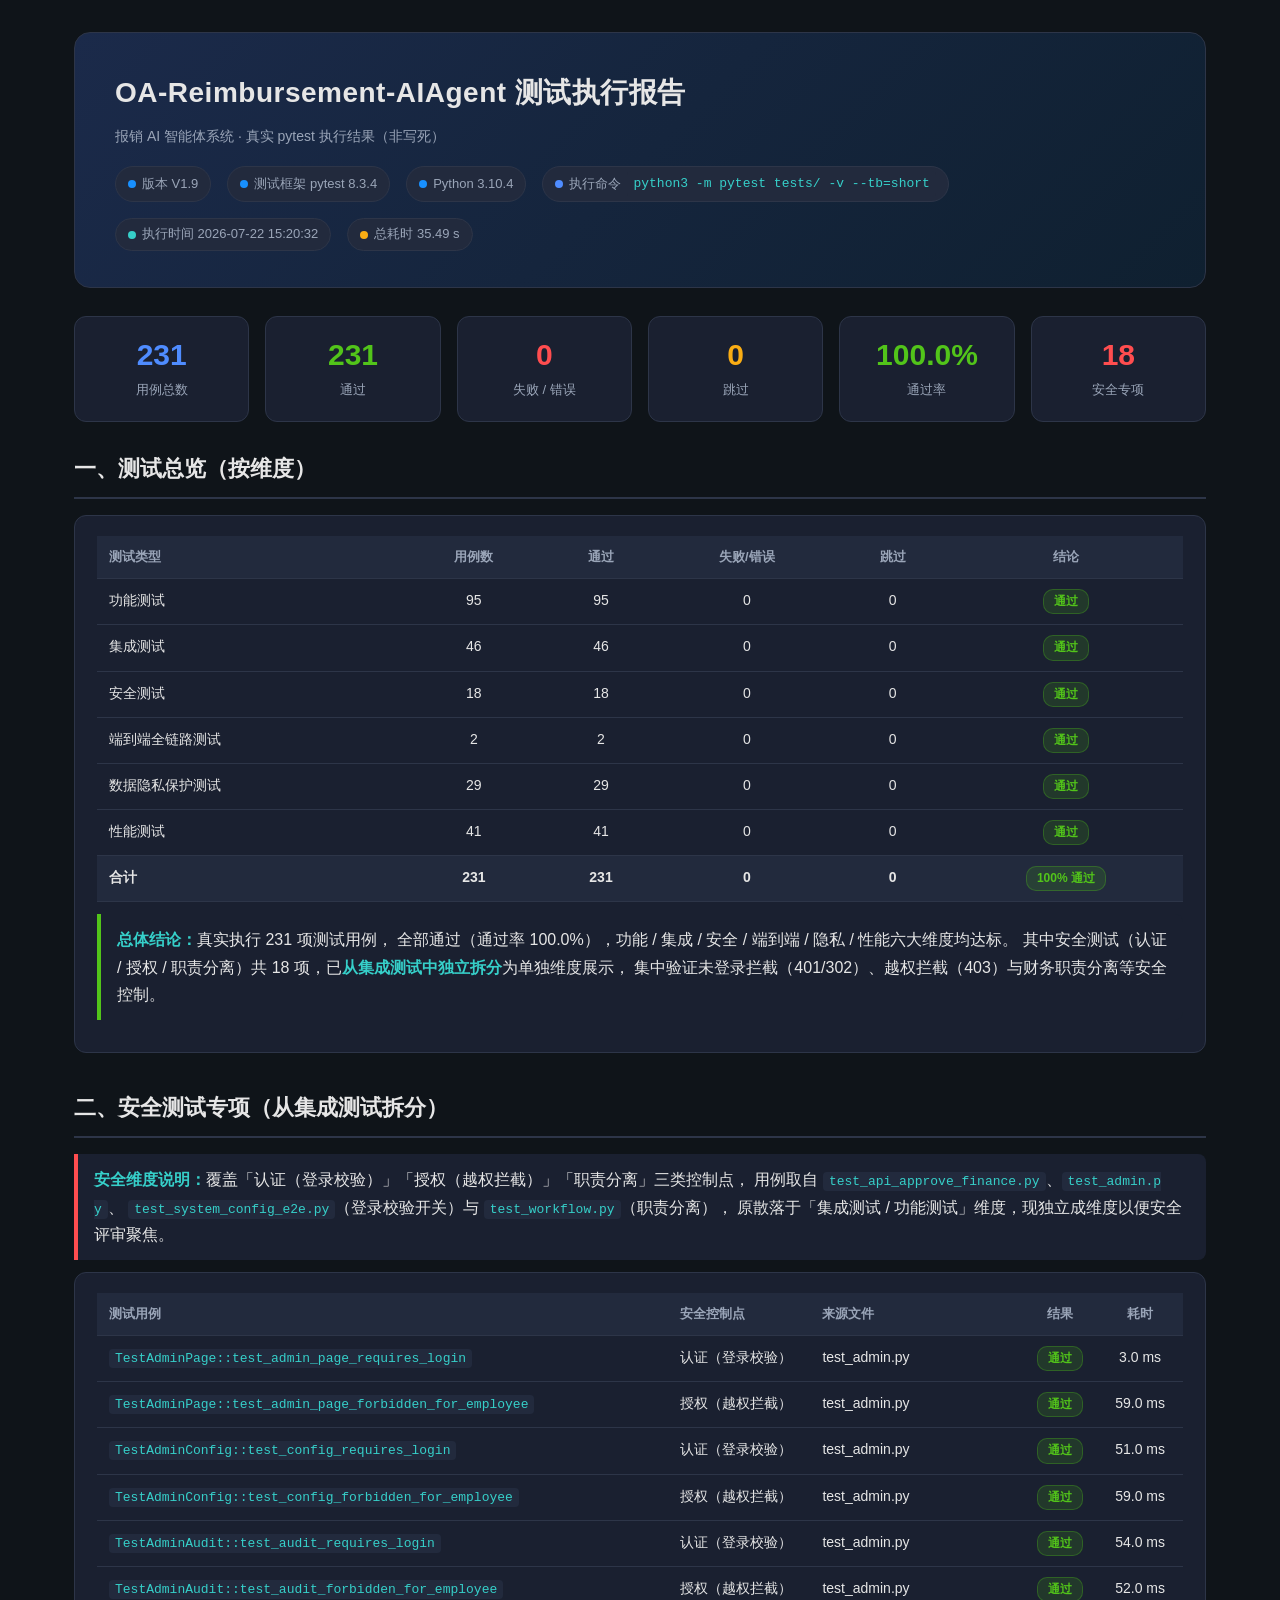
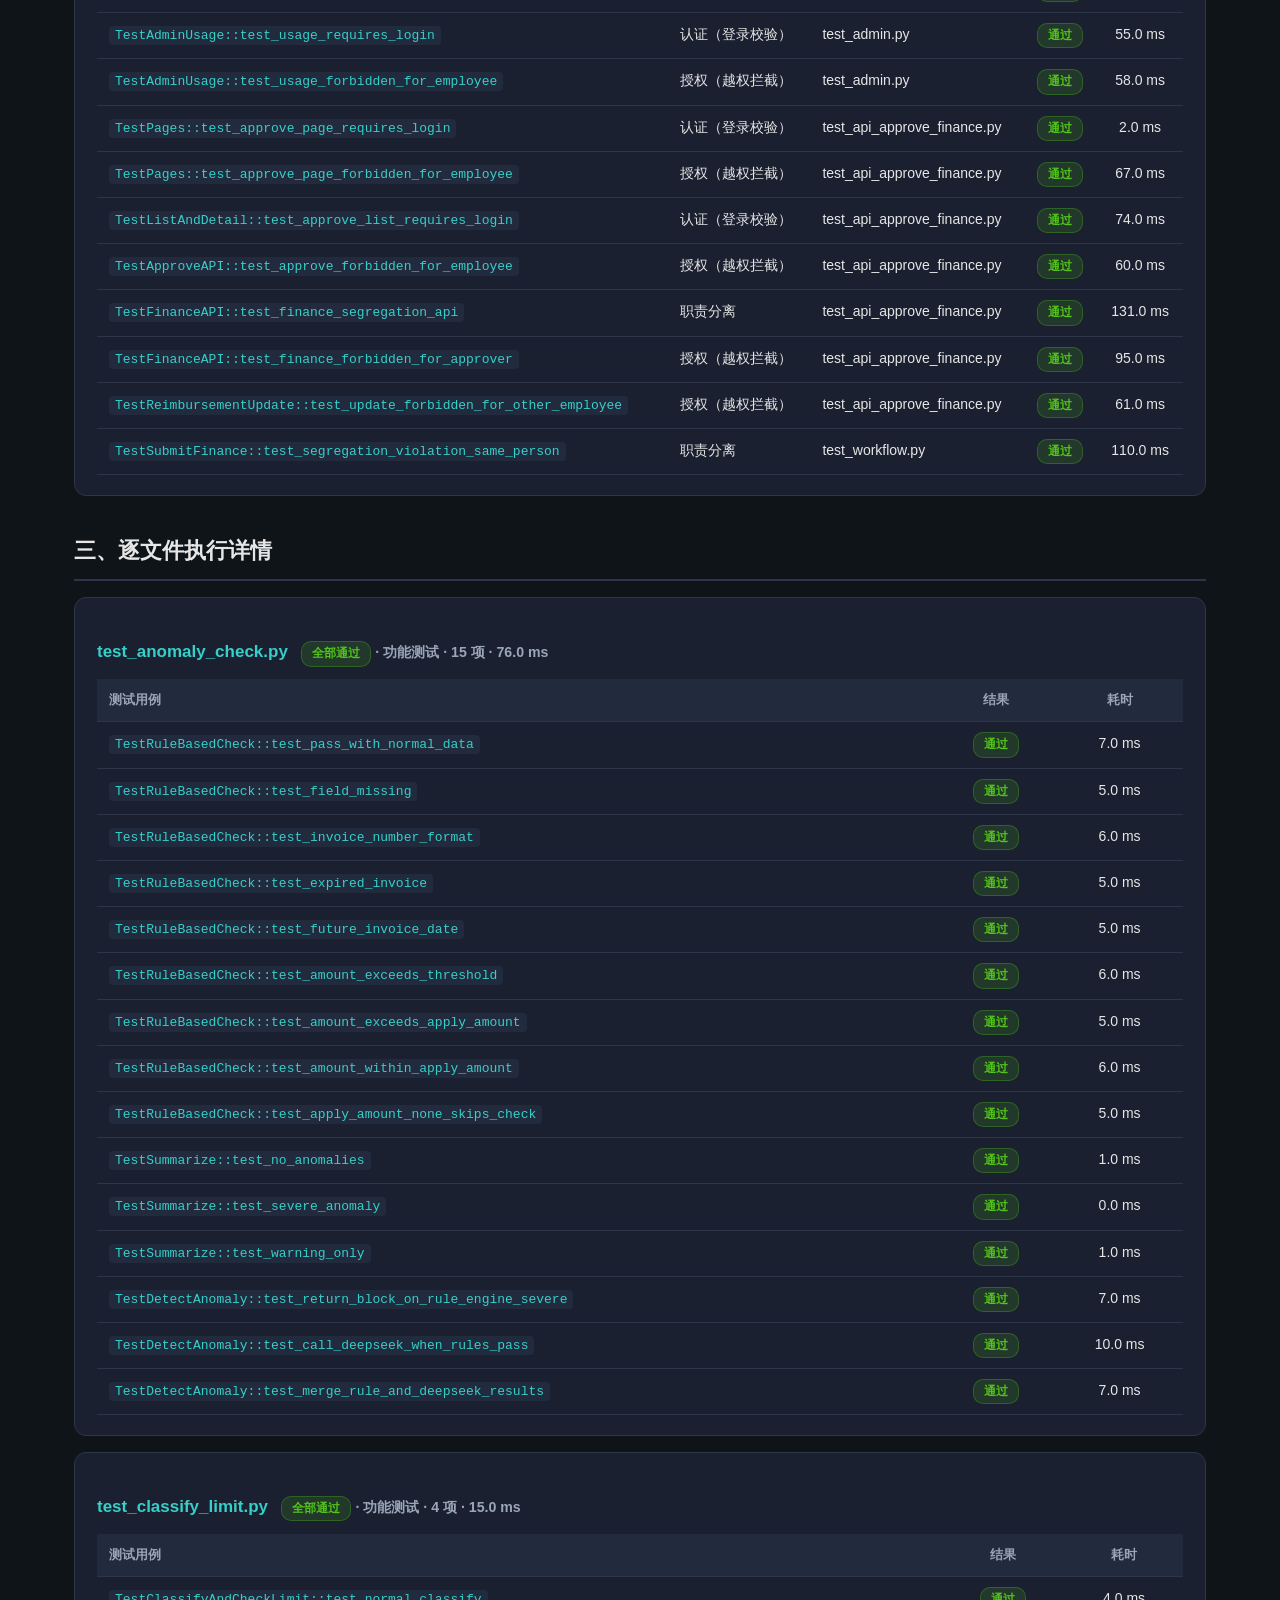
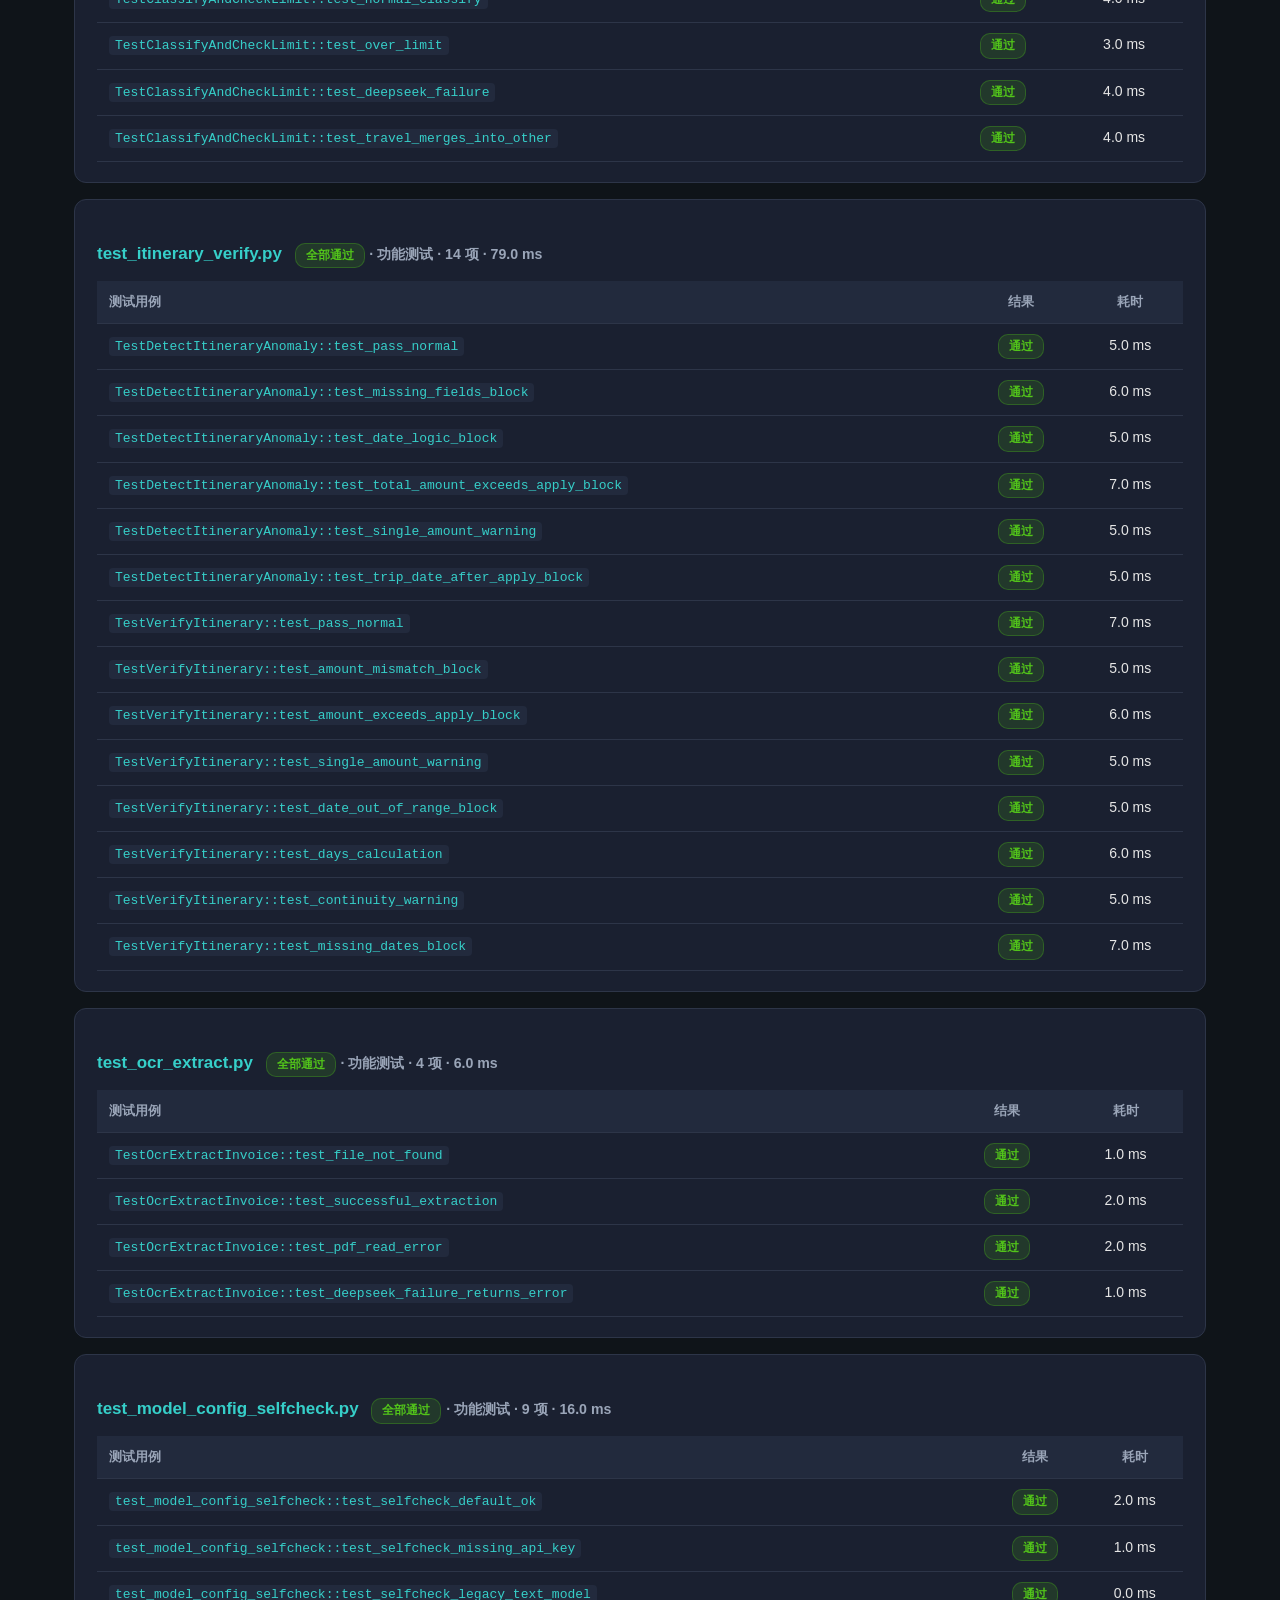
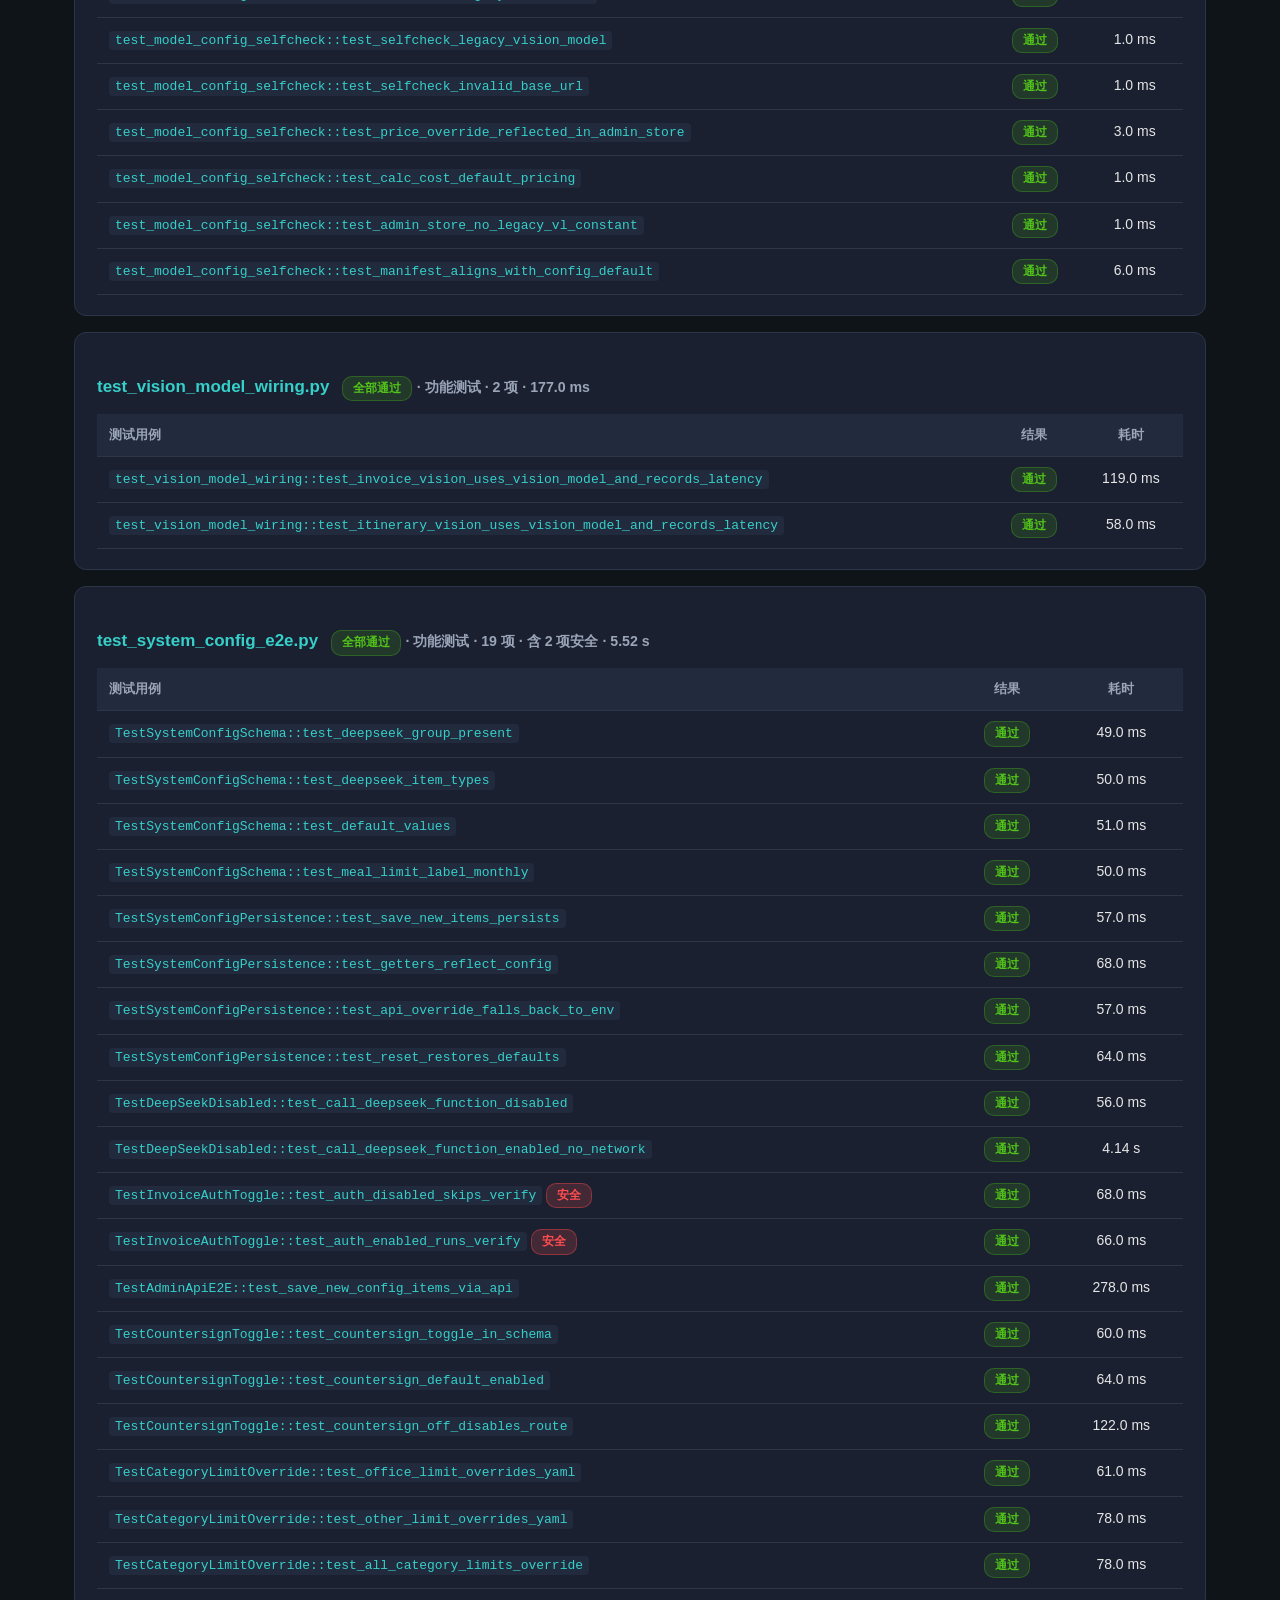
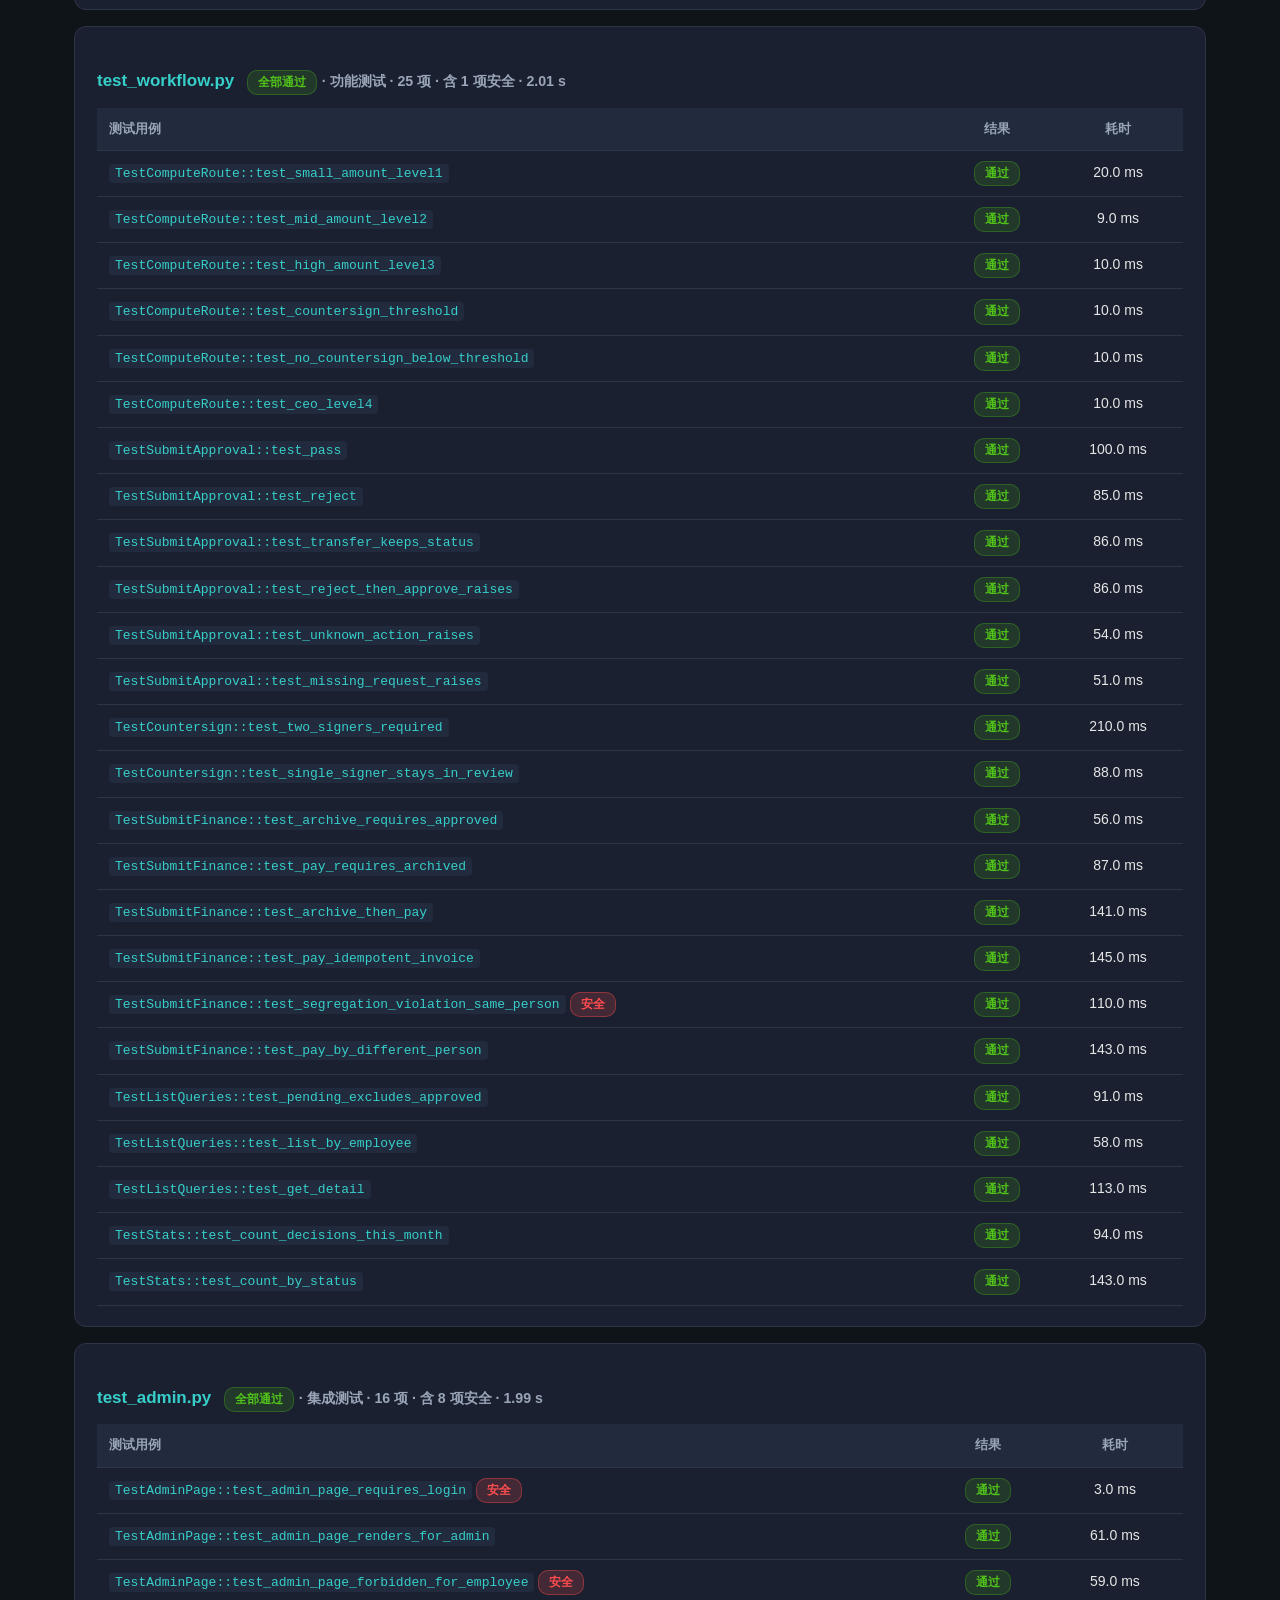
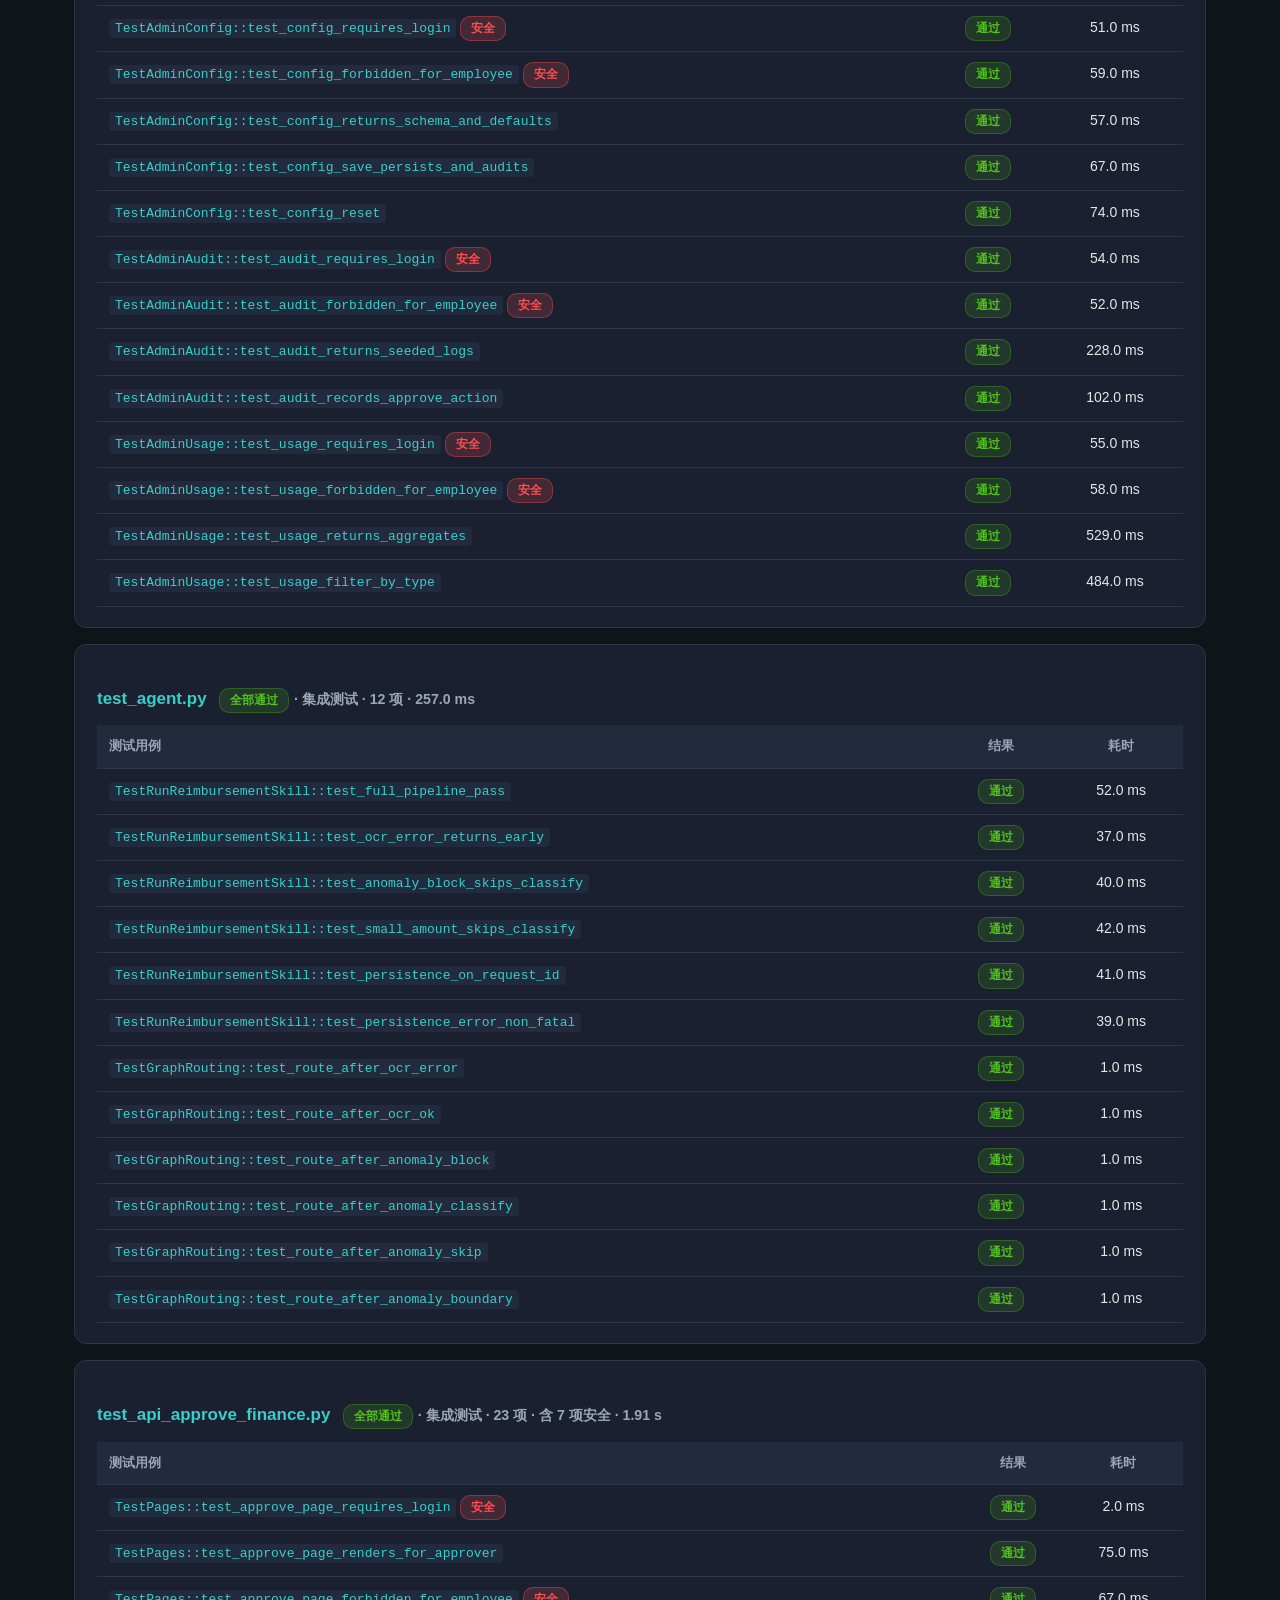
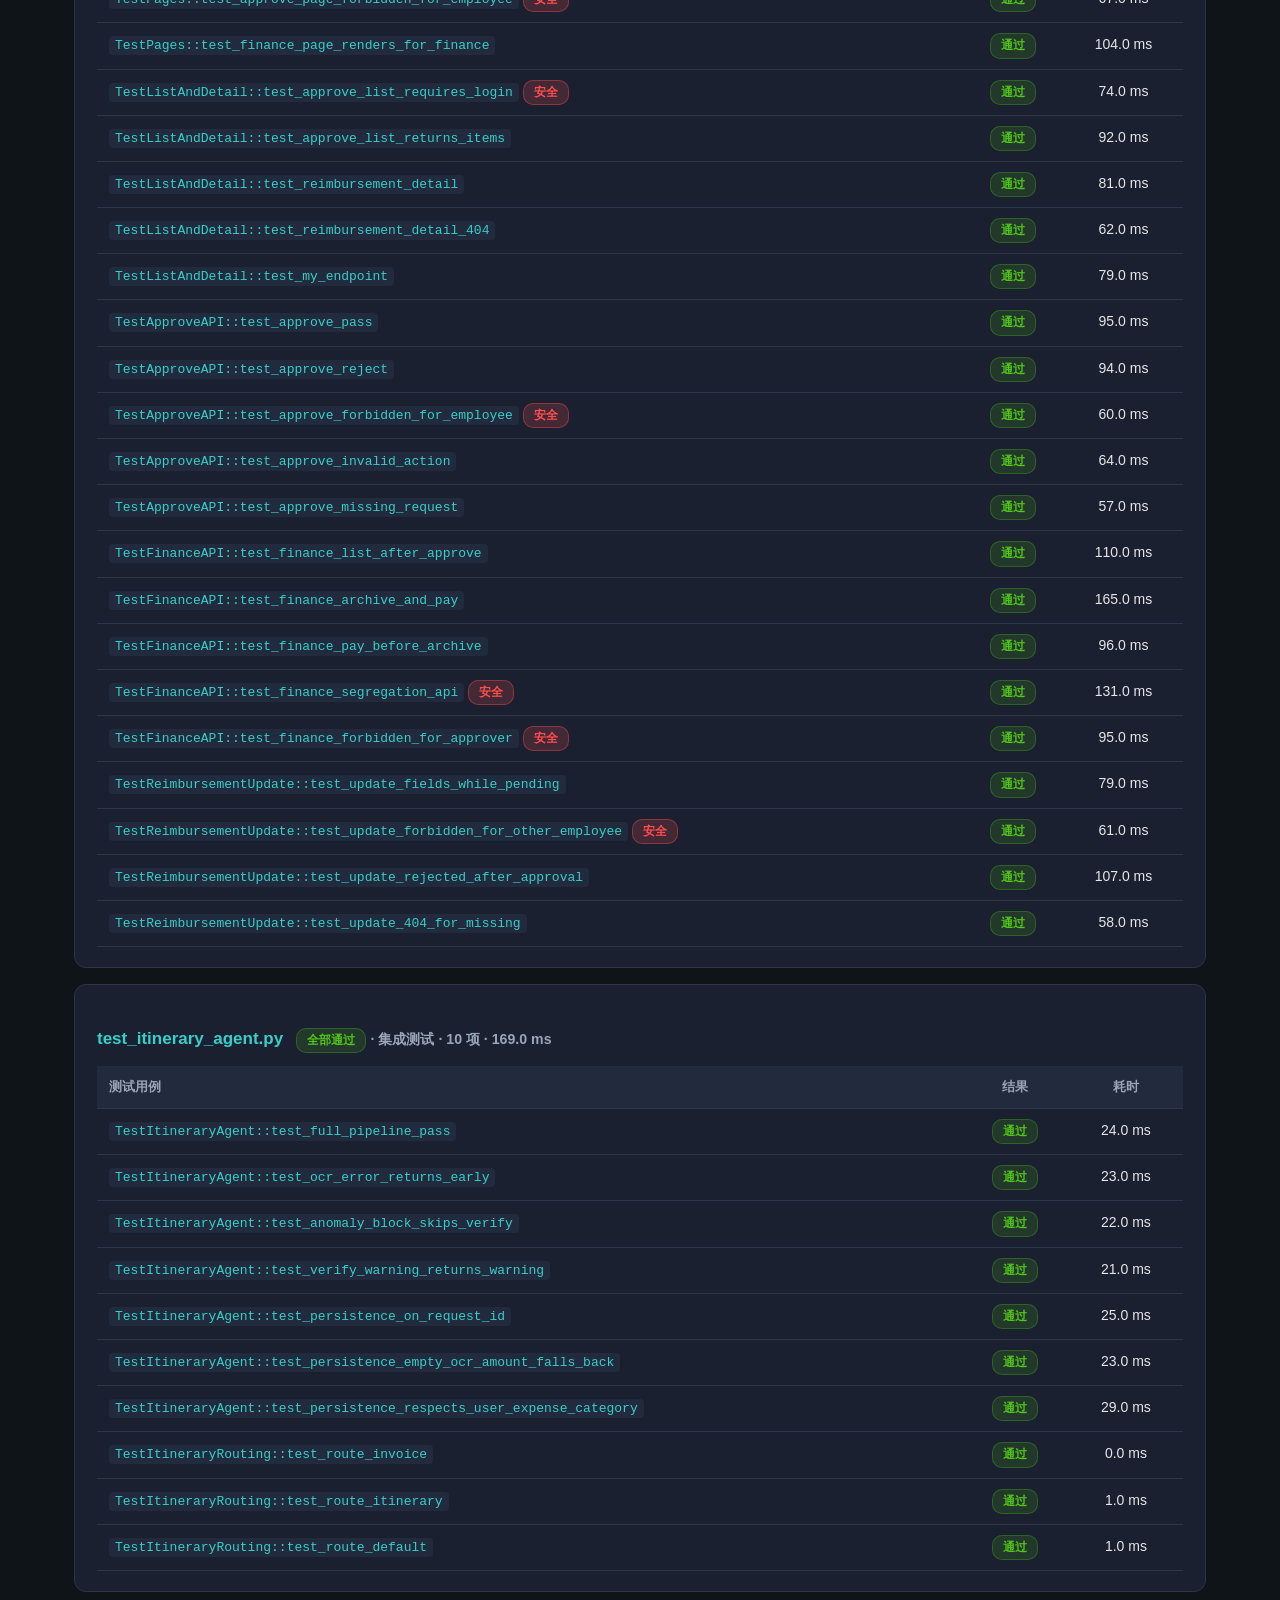
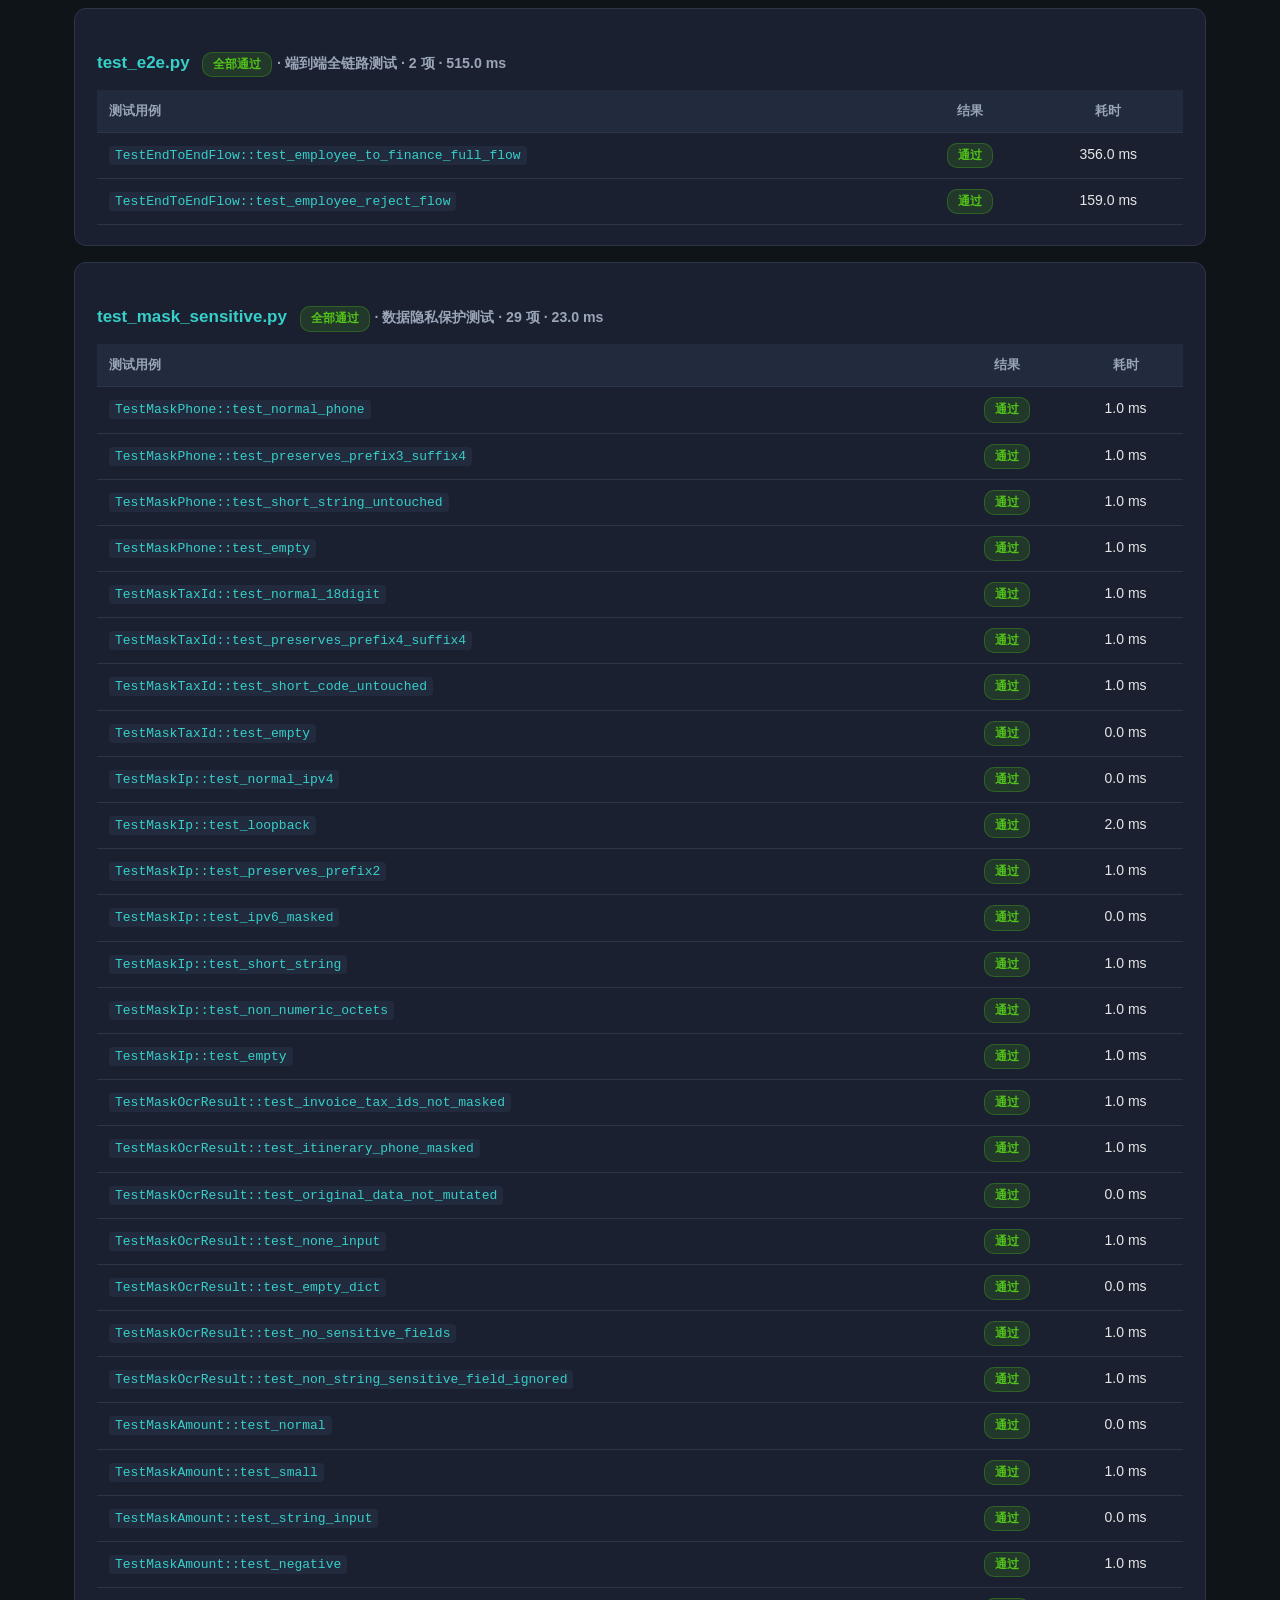
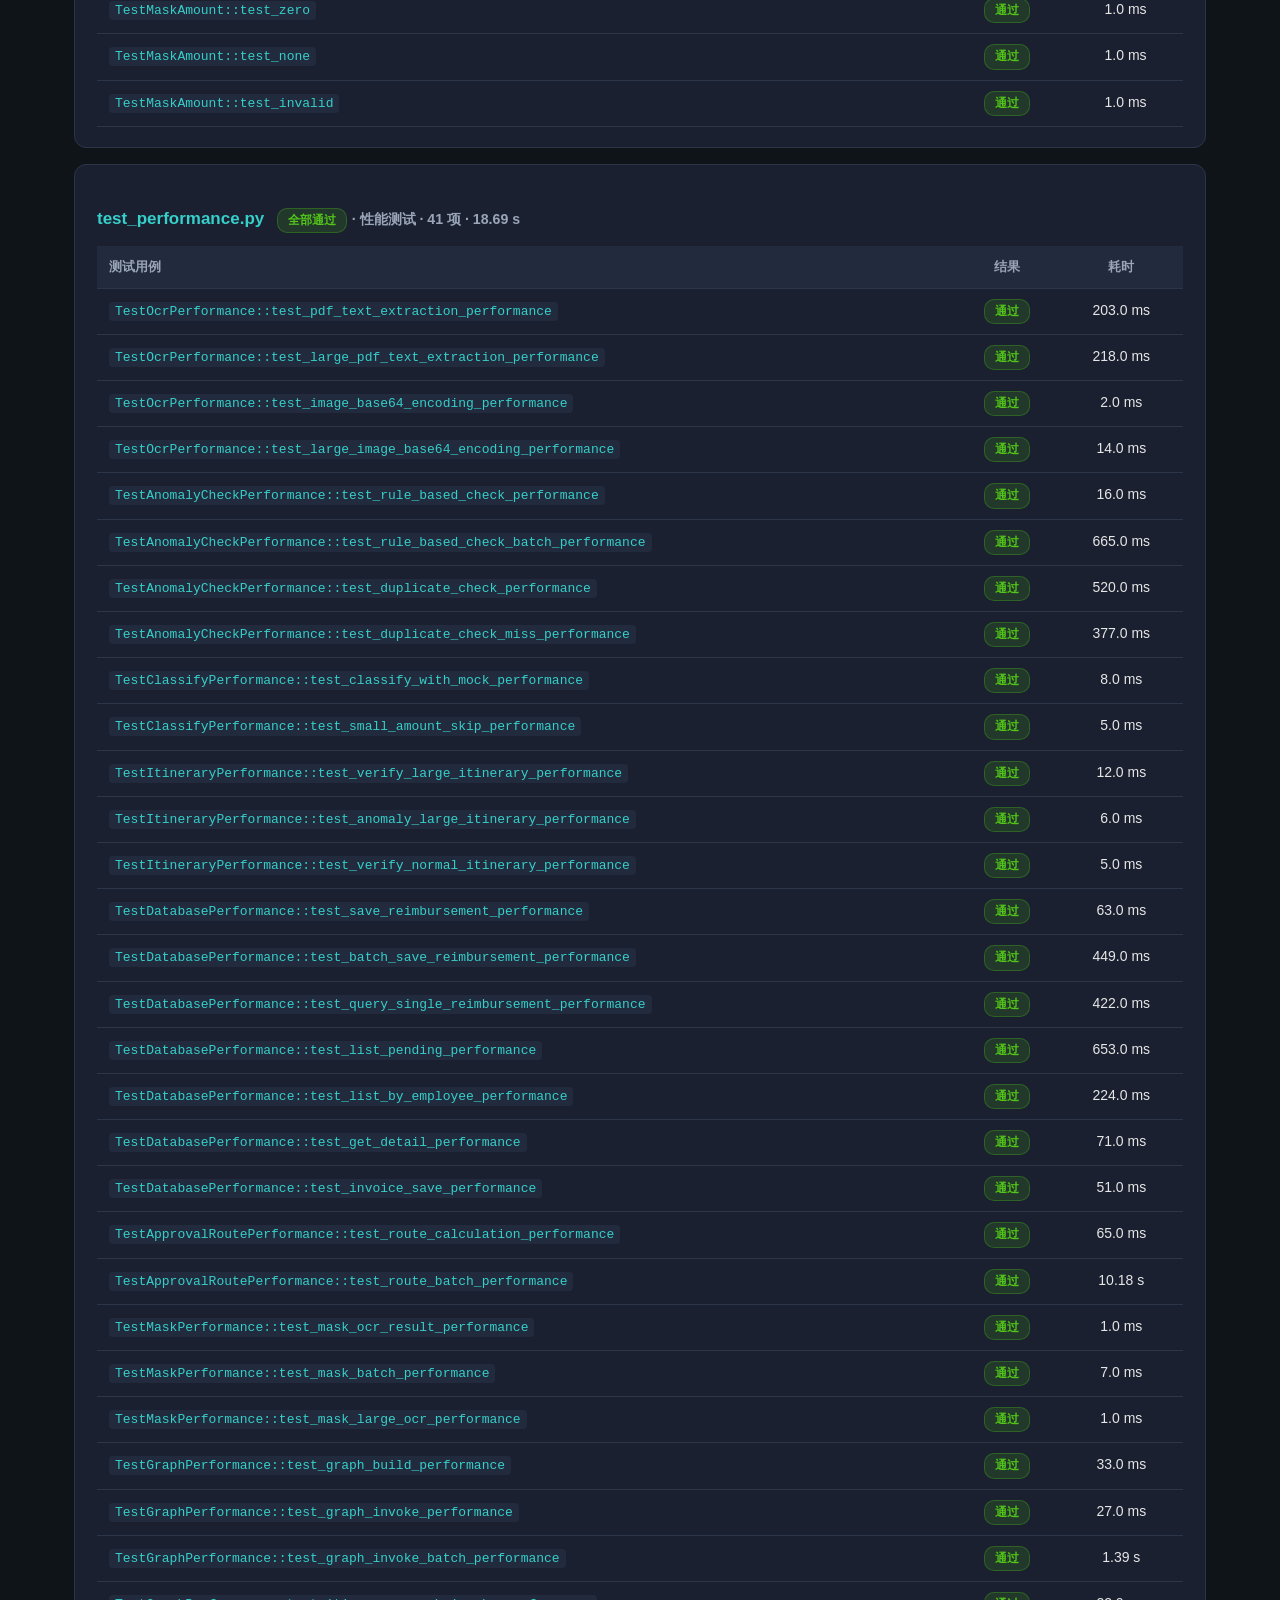
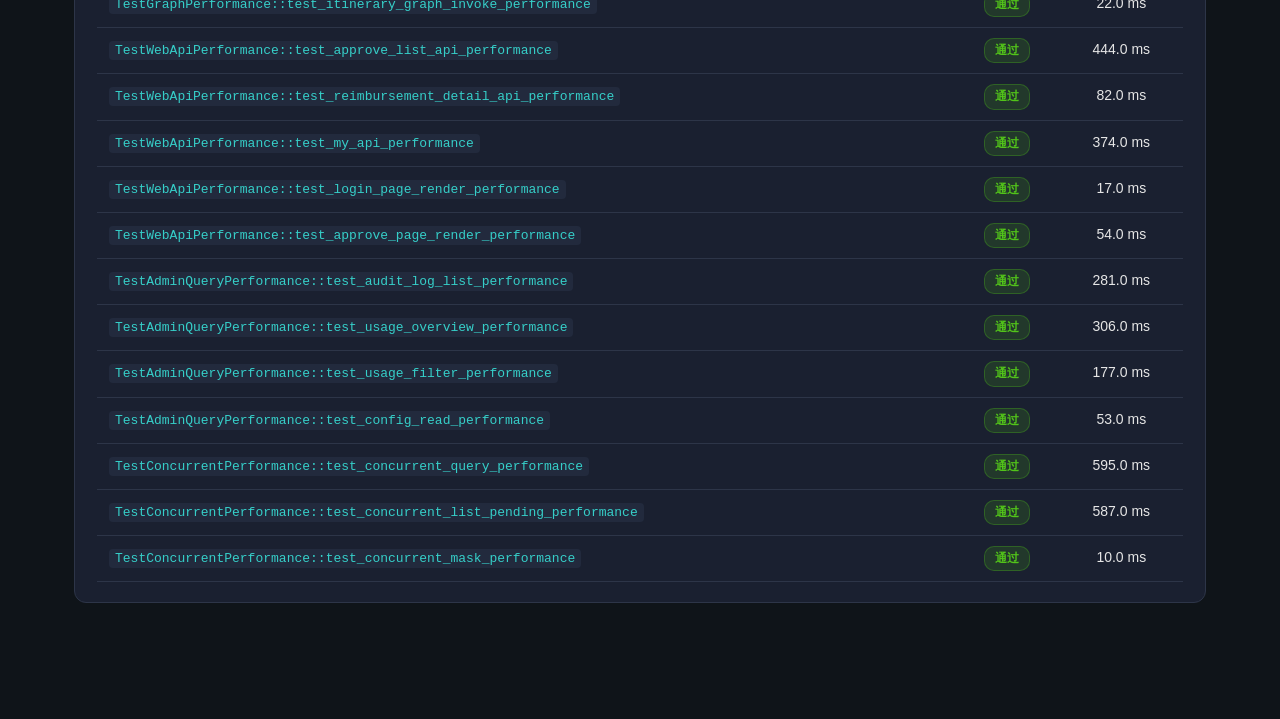
<file: docs/test_report.html>
<!DOCTYPE html>
<html lang="zh-CN">
<head>
<meta charset="UTF-8">
<meta name="viewport" content="width=device-width, initial-scale=1.0">
<title>OA-Reimbursement-AIAgent 测试执行报告</title>
<style>
  :root{
    --bg:#0f1419; --card:#1a2030; --card2:#222a3d; --border:#2d3548;
    --text:#e6e6e6; --muted:#9aa5b8; --accent:#4f8cff; --accent2:#36cfc9;
    --pass:#52c41a; --warn:#faad14; --fail:#ff4d4f; --info:#1890ff;
    --code-bg:#0d1117; --hl:#1e2740;
  }
  *{box-sizing:border-box;margin:0;padding:0}
  body{font-family:-apple-system,BlinkMacSystemFont,"Segoe UI","PingFang SC","Microsoft YaHei",sans-serif;
    background:var(--bg);color:var(--text);line-height:1.7;padding:0}
  .wrap{max-width:1180px;margin:0 auto;padding:32px 24px 80px}
  header.hero{background:linear-gradient(135deg,#1b2a4a 0%,#0f2030 100%);
    border:1px solid var(--border);border-radius:16px;padding:36px 40px;margin-bottom:28px;position:relative;overflow:hidden}
  header.hero h1{font-size:28px;font-weight:700;margin-bottom:8px;letter-spacing:.5px}
  header.hero .sub{color:var(--muted);font-size:14px}
  .meta-bar{display:flex;flex-wrap:wrap;gap:16px;margin-top:18px;font-size:13px;color:var(--muted)}
  .meta-bar b{color:var(--text);font-weight:600}
  .meta-bar .tag{display:inline-flex;align-items:center;gap:6px;background:var(--card2);
    border:1px solid var(--border);padding:4px 12px;border-radius:20px}
  .meta-bar .dot{width:8px;height:8px;border-radius:50%}
  .stats-grid{display:grid;grid-template-columns:repeat(auto-fit,minmax(150px,1fr));gap:16px;margin-bottom:28px}
  .stat-card{background:var(--card);border:1px solid var(--border);border-radius:12px;padding:20px;text-align:center}
  .stat-card .num{font-size:30px;font-weight:700;line-height:1.2}
  .stat-card .lbl{color:var(--muted);font-size:13px;margin-top:6px}
  .stat-card.pass .num{color:var(--pass)}
  .stat-card.warn .num{color:var(--warn)}
  .stat-card.info .num{color:var(--accent)}
  .stat-card.fail .num{color:var(--fail)}
  section{margin-bottom:36px}
  h2{font-size:22px;font-weight:600;margin-bottom:16px;padding-bottom:10px;border-bottom:2px solid var(--border)}
  h3{font-size:17px;font-weight:600;margin:20px 0 12px;color:var(--accent2)}
  .card{background:var(--card);border:1px solid var(--border);border-radius:12px;padding:20px 22px;margin-bottom:16px}
  table{width:100%;border-collapse:collapse;font-size:14px}
  th,td{text-align:left;padding:10px 12px;border-bottom:1px solid var(--border);vertical-align:top}
  th{color:var(--muted);font-weight:600;font-size:13px;background:var(--card2)}
  tbody tr:hover{background:var(--hl)}
  td.center,th.center{text-align:center}
  .badge{display:inline-block;padding:2px 10px;border-radius:10px;font-size:12px;font-weight:600;line-height:1.6}
  .b-pass{background:rgba(82,196,26,.15);color:var(--pass);border:1px solid rgba(82,196,26,.3)}
  .b-warn{background:rgba(250,173,20,.15);color:var(--warn);border:1px solid rgba(250,173,20,.3)}
  .b-fail{background:rgba(255,77,79,.15);color:var(--fail);border:1px solid rgba(255,77,79,.3)}
  .b-mute{background:var(--card2);color:var(--muted);border:1px solid var(--border)}
  .b-sec{background:rgba(255,77,79,.18);color:var(--fail);border:1px solid rgba(255,77,79,.4)}
  pre,code{font-family:"SF Mono",Menlo,Consolas,monospace;font-size:13px}
  pre{background:var(--code-bg);border:1px solid var(--border);border-radius:8px;padding:14px;overflow-x:auto;color:#c9d1d9;margin:10px 0}
  pre.err{background:#2a1416;border-color:#5a2a2c;color:#ffb3b5;margin:0}
  code.inline{background:var(--card2);padding:2px 6px;border-radius:4px;color:var(--accent2);font-size:13px;word-break:break-all}
  .callout{border-left:4px solid var(--accent);background:var(--card);padding:12px 16px;border-radius:0 8px 8px 0;margin:12px 0}
  .callout.pass{border-color:var(--pass)}
  .callout.sec{border-color:var(--fail)}
  .callout b{color:var(--accent2)}
</style>
</head>
<body>
<div class="wrap">
  <header class="hero">
    <h1>OA-Reimbursement-AIAgent 测试执行报告</h1>
    <div class="sub">报销 AI 智能体系统 · 真实 pytest 执行结果（非写死）</div>
    <div class="meta-bar">
      <span class="tag"><span class="dot" style="background:var(--info)"></span> 版本 V1.9</span>
      <span class="tag"><span class="dot" style="background:var(--info)"></span> 测试框架 pytest 8.3.4</span>
      <span class="tag"><span class="dot" style="background:var(--info)"></span> Python 3.10.4</span>
      <span class="tag"><span class="dot" style="background:var(--accent)"></span> 执行命令 <code class="inline">python3 -m pytest tests/ -v --tb=short</code></span>
      <span class="tag"><span class="dot" style="background:var(--accent2)"></span> 执行时间 2026-07-22 15:20:32</span>
      <span class="tag"><span class="dot" style="background:var(--warn)"></span> 总耗时 35.49 s</span>
    </div>
  </header>

  <div class="stats-grid">
    <div class="stat-card info"><div class="num">231</div><div class="lbl">用例总数</div></div>
    <div class="stat-card pass"><div class="num">231</div><div class="lbl">通过</div></div>
    <div class="stat-card fail"><div class="num">0</div><div class="lbl">失败 / 错误</div></div>
    <div class="stat-card warn"><div class="num">0</div><div class="lbl">跳过</div></div>
    <div class="stat-card pass"><div class="num">100.0%</div><div class="lbl">通过率</div></div>
    <div class="stat-card fail"><div class="num">18</div><div class="lbl">安全专项</div></div>
  </div>

  <section>
    <h2>一、测试总览（按维度）</h2>
    <div class="card">
      <table>
        <thead><tr><th>测试类型</th><th class="center">用例数</th><th class="center">通过</th><th class="center">失败/错误</th><th class="center">跳过</th><th class="center">结论</th></tr></thead>
        <tbody>
<tr><td>功能测试</td><td class='center'>95</td><td class='center'>95</td><td class='center'>0</td><td class='center'>0</td><td class='center'><span class="badge b-pass">通过</span></td></tr>
<tr><td>集成测试</td><td class='center'>46</td><td class='center'>46</td><td class='center'>0</td><td class='center'>0</td><td class='center'><span class="badge b-pass">通过</span></td></tr>
<tr><td>安全测试</td><td class='center'>18</td><td class='center'>18</td><td class='center'>0</td><td class='center'>0</td><td class='center'><span class="badge b-pass">通过</span></td></tr>
<tr><td>端到端全链路测试</td><td class='center'>2</td><td class='center'>2</td><td class='center'>0</td><td class='center'>0</td><td class='center'><span class="badge b-pass">通过</span></td></tr>
<tr><td>数据隐私保护测试</td><td class='center'>29</td><td class='center'>29</td><td class='center'>0</td><td class='center'>0</td><td class='center'><span class="badge b-pass">通过</span></td></tr>
<tr><td>性能测试</td><td class='center'>41</td><td class='center'>41</td><td class='center'>0</td><td class='center'>0</td><td class='center'><span class="badge b-pass">通过</span></td></tr>
<tr style='background:var(--card2);font-weight:600'><td>合计</td><td class='center'>231</td><td class='center'>231</td><td class='center'>0</td><td class='center'>0</td><td class='center'><span class='badge b-pass'>100% 通过</span></td></tr>
        </tbody>
      </table>
      <div class="callout pass"><b>总体结论：</b>真实执行 231 项测试用例，
      全部通过（通过率 100.0%），功能 / 集成 / 安全 / 端到端 / 隐私 / 性能六大维度均达标。
      其中安全测试（认证 / 授权 / 职责分离）共 18 项，已<b>从集成测试中独立拆分</b>为单独维度展示，
      集中验证未登录拦截（401/302）、越权拦截（403）与财务职责分离等安全控制。</div>
    </div>
  </section>

  <section>
    <h2>二、安全测试专项（从集成测试拆分）</h2>
    <div class="callout sec"><b>安全维度说明：</b>覆盖「认证（登录校验）」「授权（越权拦截）」「职责分离」三类控制点，
    用例取自 <code class="inline">test_api_approve_finance.py</code>、<code class="inline">test_admin.py</code>、
    <code class="inline">test_system_config_e2e.py</code>（登录校验开关）与 <code class="inline">test_workflow.py</code>（职责分离），
    原散落于「集成测试 / 功能测试」维度，现独立成维度以便安全评审聚焦。</div>
    <div class="card">
      <table>
        <thead><tr><th>测试用例</th><th>安全控制点</th><th>来源文件</th><th class="center">结果</th><th class="center">耗时</th></tr></thead>
        <tbody>
<tr><td><code class='inline'>TestAdminPage::test_admin_page_requires_login</code></td><td>认证（登录校验）</td><td>test_admin.py</td><td class='center'><span class="badge b-pass">通过</span></td><td class='center'>3.0 ms</td></tr>
<tr><td><code class='inline'>TestAdminPage::test_admin_page_forbidden_for_employee</code></td><td>授权（越权拦截）</td><td>test_admin.py</td><td class='center'><span class="badge b-pass">通过</span></td><td class='center'>59.0 ms</td></tr>
<tr><td><code class='inline'>TestAdminConfig::test_config_requires_login</code></td><td>认证（登录校验）</td><td>test_admin.py</td><td class='center'><span class="badge b-pass">通过</span></td><td class='center'>51.0 ms</td></tr>
<tr><td><code class='inline'>TestAdminConfig::test_config_forbidden_for_employee</code></td><td>授权（越权拦截）</td><td>test_admin.py</td><td class='center'><span class="badge b-pass">通过</span></td><td class='center'>59.0 ms</td></tr>
<tr><td><code class='inline'>TestAdminAudit::test_audit_requires_login</code></td><td>认证（登录校验）</td><td>test_admin.py</td><td class='center'><span class="badge b-pass">通过</span></td><td class='center'>54.0 ms</td></tr>
<tr><td><code class='inline'>TestAdminAudit::test_audit_forbidden_for_employee</code></td><td>授权（越权拦截）</td><td>test_admin.py</td><td class='center'><span class="badge b-pass">通过</span></td><td class='center'>52.0 ms</td></tr>
<tr><td><code class='inline'>TestAdminUsage::test_usage_requires_login</code></td><td>认证（登录校验）</td><td>test_admin.py</td><td class='center'><span class="badge b-pass">通过</span></td><td class='center'>55.0 ms</td></tr>
<tr><td><code class='inline'>TestAdminUsage::test_usage_forbidden_for_employee</code></td><td>授权（越权拦截）</td><td>test_admin.py</td><td class='center'><span class="badge b-pass">通过</span></td><td class='center'>58.0 ms</td></tr>
<tr><td><code class='inline'>TestPages::test_approve_page_requires_login</code></td><td>认证（登录校验）</td><td>test_api_approve_finance.py</td><td class='center'><span class="badge b-pass">通过</span></td><td class='center'>2.0 ms</td></tr>
<tr><td><code class='inline'>TestPages::test_approve_page_forbidden_for_employee</code></td><td>授权（越权拦截）</td><td>test_api_approve_finance.py</td><td class='center'><span class="badge b-pass">通过</span></td><td class='center'>67.0 ms</td></tr>
<tr><td><code class='inline'>TestListAndDetail::test_approve_list_requires_login</code></td><td>认证（登录校验）</td><td>test_api_approve_finance.py</td><td class='center'><span class="badge b-pass">通过</span></td><td class='center'>74.0 ms</td></tr>
<tr><td><code class='inline'>TestApproveAPI::test_approve_forbidden_for_employee</code></td><td>授权（越权拦截）</td><td>test_api_approve_finance.py</td><td class='center'><span class="badge b-pass">通过</span></td><td class='center'>60.0 ms</td></tr>
<tr><td><code class='inline'>TestFinanceAPI::test_finance_segregation_api</code></td><td>职责分离</td><td>test_api_approve_finance.py</td><td class='center'><span class="badge b-pass">通过</span></td><td class='center'>131.0 ms</td></tr>
<tr><td><code class='inline'>TestFinanceAPI::test_finance_forbidden_for_approver</code></td><td>授权（越权拦截）</td><td>test_api_approve_finance.py</td><td class='center'><span class="badge b-pass">通过</span></td><td class='center'>95.0 ms</td></tr>
<tr><td><code class='inline'>TestReimbursementUpdate::test_update_forbidden_for_other_employee</code></td><td>授权（越权拦截）</td><td>test_api_approve_finance.py</td><td class='center'><span class="badge b-pass">通过</span></td><td class='center'>61.0 ms</td></tr>
<tr><td><code class='inline'>TestSubmitFinance::test_segregation_violation_same_person</code></td><td>职责分离</td><td>test_workflow.py</td><td class='center'><span class="badge b-pass">通过</span></td><td class='center'>110.0 ms</td></tr>
        </tbody>
      </table>
    </div>
  </section>

  <section>
    <h2>三、逐文件执行详情</h2>
<div class='card'>
  <h3>test_anomaly_check.py <span class='badge b-pass' style='margin-left:8px'>全部通过</span>
      <small style='color:var(--muted)'> · 功能测试 · 15 项 · 76.0 ms</small></h3>
  <table>
    <thead><tr><th>测试用例</th><th class='center'>结果</th><th class='center'>耗时</th></tr></thead>
    <tbody>
<tr><td><code class='inline'>TestRuleBasedCheck::test_pass_with_normal_data</code></td><td class='center'><span class="badge b-pass">通过</span></td><td class='center'>7.0 ms</td></tr>
<tr><td><code class='inline'>TestRuleBasedCheck::test_field_missing</code></td><td class='center'><span class="badge b-pass">通过</span></td><td class='center'>5.0 ms</td></tr>
<tr><td><code class='inline'>TestRuleBasedCheck::test_invoice_number_format</code></td><td class='center'><span class="badge b-pass">通过</span></td><td class='center'>6.0 ms</td></tr>
<tr><td><code class='inline'>TestRuleBasedCheck::test_expired_invoice</code></td><td class='center'><span class="badge b-pass">通过</span></td><td class='center'>5.0 ms</td></tr>
<tr><td><code class='inline'>TestRuleBasedCheck::test_future_invoice_date</code></td><td class='center'><span class="badge b-pass">通过</span></td><td class='center'>5.0 ms</td></tr>
<tr><td><code class='inline'>TestRuleBasedCheck::test_amount_exceeds_threshold</code></td><td class='center'><span class="badge b-pass">通过</span></td><td class='center'>6.0 ms</td></tr>
<tr><td><code class='inline'>TestRuleBasedCheck::test_amount_exceeds_apply_amount</code></td><td class='center'><span class="badge b-pass">通过</span></td><td class='center'>5.0 ms</td></tr>
<tr><td><code class='inline'>TestRuleBasedCheck::test_amount_within_apply_amount</code></td><td class='center'><span class="badge b-pass">通过</span></td><td class='center'>6.0 ms</td></tr>
<tr><td><code class='inline'>TestRuleBasedCheck::test_apply_amount_none_skips_check</code></td><td class='center'><span class="badge b-pass">通过</span></td><td class='center'>5.0 ms</td></tr>
<tr><td><code class='inline'>TestSummarize::test_no_anomalies</code></td><td class='center'><span class="badge b-pass">通过</span></td><td class='center'>1.0 ms</td></tr>
<tr><td><code class='inline'>TestSummarize::test_severe_anomaly</code></td><td class='center'><span class="badge b-pass">通过</span></td><td class='center'>0.0 ms</td></tr>
<tr><td><code class='inline'>TestSummarize::test_warning_only</code></td><td class='center'><span class="badge b-pass">通过</span></td><td class='center'>1.0 ms</td></tr>
<tr><td><code class='inline'>TestDetectAnomaly::test_return_block_on_rule_engine_severe</code></td><td class='center'><span class="badge b-pass">通过</span></td><td class='center'>7.0 ms</td></tr>
<tr><td><code class='inline'>TestDetectAnomaly::test_call_deepseek_when_rules_pass</code></td><td class='center'><span class="badge b-pass">通过</span></td><td class='center'>10.0 ms</td></tr>
<tr><td><code class='inline'>TestDetectAnomaly::test_merge_rule_and_deepseek_results</code></td><td class='center'><span class="badge b-pass">通过</span></td><td class='center'>7.0 ms</td></tr>
    </tbody>
  </table>
</div>

<div class='card'>
  <h3>test_classify_limit.py <span class='badge b-pass' style='margin-left:8px'>全部通过</span>
      <small style='color:var(--muted)'> · 功能测试 · 4 项 · 15.0 ms</small></h3>
  <table>
    <thead><tr><th>测试用例</th><th class='center'>结果</th><th class='center'>耗时</th></tr></thead>
    <tbody>
<tr><td><code class='inline'>TestClassifyAndCheckLimit::test_normal_classify</code></td><td class='center'><span class="badge b-pass">通过</span></td><td class='center'>4.0 ms</td></tr>
<tr><td><code class='inline'>TestClassifyAndCheckLimit::test_over_limit</code></td><td class='center'><span class="badge b-pass">通过</span></td><td class='center'>3.0 ms</td></tr>
<tr><td><code class='inline'>TestClassifyAndCheckLimit::test_deepseek_failure</code></td><td class='center'><span class="badge b-pass">通过</span></td><td class='center'>4.0 ms</td></tr>
<tr><td><code class='inline'>TestClassifyAndCheckLimit::test_travel_merges_into_other</code></td><td class='center'><span class="badge b-pass">通过</span></td><td class='center'>4.0 ms</td></tr>
    </tbody>
  </table>
</div>

<div class='card'>
  <h3>test_itinerary_verify.py <span class='badge b-pass' style='margin-left:8px'>全部通过</span>
      <small style='color:var(--muted)'> · 功能测试 · 14 项 · 79.0 ms</small></h3>
  <table>
    <thead><tr><th>测试用例</th><th class='center'>结果</th><th class='center'>耗时</th></tr></thead>
    <tbody>
<tr><td><code class='inline'>TestDetectItineraryAnomaly::test_pass_normal</code></td><td class='center'><span class="badge b-pass">通过</span></td><td class='center'>5.0 ms</td></tr>
<tr><td><code class='inline'>TestDetectItineraryAnomaly::test_missing_fields_block</code></td><td class='center'><span class="badge b-pass">通过</span></td><td class='center'>6.0 ms</td></tr>
<tr><td><code class='inline'>TestDetectItineraryAnomaly::test_date_logic_block</code></td><td class='center'><span class="badge b-pass">通过</span></td><td class='center'>5.0 ms</td></tr>
<tr><td><code class='inline'>TestDetectItineraryAnomaly::test_total_amount_exceeds_apply_block</code></td><td class='center'><span class="badge b-pass">通过</span></td><td class='center'>7.0 ms</td></tr>
<tr><td><code class='inline'>TestDetectItineraryAnomaly::test_single_amount_warning</code></td><td class='center'><span class="badge b-pass">通过</span></td><td class='center'>5.0 ms</td></tr>
<tr><td><code class='inline'>TestDetectItineraryAnomaly::test_trip_date_after_apply_block</code></td><td class='center'><span class="badge b-pass">通过</span></td><td class='center'>5.0 ms</td></tr>
<tr><td><code class='inline'>TestVerifyItinerary::test_pass_normal</code></td><td class='center'><span class="badge b-pass">通过</span></td><td class='center'>7.0 ms</td></tr>
<tr><td><code class='inline'>TestVerifyItinerary::test_amount_mismatch_block</code></td><td class='center'><span class="badge b-pass">通过</span></td><td class='center'>5.0 ms</td></tr>
<tr><td><code class='inline'>TestVerifyItinerary::test_amount_exceeds_apply_block</code></td><td class='center'><span class="badge b-pass">通过</span></td><td class='center'>6.0 ms</td></tr>
<tr><td><code class='inline'>TestVerifyItinerary::test_single_amount_warning</code></td><td class='center'><span class="badge b-pass">通过</span></td><td class='center'>5.0 ms</td></tr>
<tr><td><code class='inline'>TestVerifyItinerary::test_date_out_of_range_block</code></td><td class='center'><span class="badge b-pass">通过</span></td><td class='center'>5.0 ms</td></tr>
<tr><td><code class='inline'>TestVerifyItinerary::test_days_calculation</code></td><td class='center'><span class="badge b-pass">通过</span></td><td class='center'>6.0 ms</td></tr>
<tr><td><code class='inline'>TestVerifyItinerary::test_continuity_warning</code></td><td class='center'><span class="badge b-pass">通过</span></td><td class='center'>5.0 ms</td></tr>
<tr><td><code class='inline'>TestVerifyItinerary::test_missing_dates_block</code></td><td class='center'><span class="badge b-pass">通过</span></td><td class='center'>7.0 ms</td></tr>
    </tbody>
  </table>
</div>

<div class='card'>
  <h3>test_ocr_extract.py <span class='badge b-pass' style='margin-left:8px'>全部通过</span>
      <small style='color:var(--muted)'> · 功能测试 · 4 项 · 6.0 ms</small></h3>
  <table>
    <thead><tr><th>测试用例</th><th class='center'>结果</th><th class='center'>耗时</th></tr></thead>
    <tbody>
<tr><td><code class='inline'>TestOcrExtractInvoice::test_file_not_found</code></td><td class='center'><span class="badge b-pass">通过</span></td><td class='center'>1.0 ms</td></tr>
<tr><td><code class='inline'>TestOcrExtractInvoice::test_successful_extraction</code></td><td class='center'><span class="badge b-pass">通过</span></td><td class='center'>2.0 ms</td></tr>
<tr><td><code class='inline'>TestOcrExtractInvoice::test_pdf_read_error</code></td><td class='center'><span class="badge b-pass">通过</span></td><td class='center'>2.0 ms</td></tr>
<tr><td><code class='inline'>TestOcrExtractInvoice::test_deepseek_failure_returns_error</code></td><td class='center'><span class="badge b-pass">通过</span></td><td class='center'>1.0 ms</td></tr>
    </tbody>
  </table>
</div>

<div class='card'>
  <h3>test_model_config_selfcheck.py <span class='badge b-pass' style='margin-left:8px'>全部通过</span>
      <small style='color:var(--muted)'> · 功能测试 · 9 项 · 16.0 ms</small></h3>
  <table>
    <thead><tr><th>测试用例</th><th class='center'>结果</th><th class='center'>耗时</th></tr></thead>
    <tbody>
<tr><td><code class='inline'>test_model_config_selfcheck::test_selfcheck_default_ok</code></td><td class='center'><span class="badge b-pass">通过</span></td><td class='center'>2.0 ms</td></tr>
<tr><td><code class='inline'>test_model_config_selfcheck::test_selfcheck_missing_api_key</code></td><td class='center'><span class="badge b-pass">通过</span></td><td class='center'>1.0 ms</td></tr>
<tr><td><code class='inline'>test_model_config_selfcheck::test_selfcheck_legacy_text_model</code></td><td class='center'><span class="badge b-pass">通过</span></td><td class='center'>0.0 ms</td></tr>
<tr><td><code class='inline'>test_model_config_selfcheck::test_selfcheck_legacy_vision_model</code></td><td class='center'><span class="badge b-pass">通过</span></td><td class='center'>1.0 ms</td></tr>
<tr><td><code class='inline'>test_model_config_selfcheck::test_selfcheck_invalid_base_url</code></td><td class='center'><span class="badge b-pass">通过</span></td><td class='center'>1.0 ms</td></tr>
<tr><td><code class='inline'>test_model_config_selfcheck::test_price_override_reflected_in_admin_store</code></td><td class='center'><span class="badge b-pass">通过</span></td><td class='center'>3.0 ms</td></tr>
<tr><td><code class='inline'>test_model_config_selfcheck::test_calc_cost_default_pricing</code></td><td class='center'><span class="badge b-pass">通过</span></td><td class='center'>1.0 ms</td></tr>
<tr><td><code class='inline'>test_model_config_selfcheck::test_admin_store_no_legacy_vl_constant</code></td><td class='center'><span class="badge b-pass">通过</span></td><td class='center'>1.0 ms</td></tr>
<tr><td><code class='inline'>test_model_config_selfcheck::test_manifest_aligns_with_config_default</code></td><td class='center'><span class="badge b-pass">通过</span></td><td class='center'>6.0 ms</td></tr>
    </tbody>
  </table>
</div>

<div class='card'>
  <h3>test_vision_model_wiring.py <span class='badge b-pass' style='margin-left:8px'>全部通过</span>
      <small style='color:var(--muted)'> · 功能测试 · 2 项 · 177.0 ms</small></h3>
  <table>
    <thead><tr><th>测试用例</th><th class='center'>结果</th><th class='center'>耗时</th></tr></thead>
    <tbody>
<tr><td><code class='inline'>test_vision_model_wiring::test_invoice_vision_uses_vision_model_and_records_latency</code></td><td class='center'><span class="badge b-pass">通过</span></td><td class='center'>119.0 ms</td></tr>
<tr><td><code class='inline'>test_vision_model_wiring::test_itinerary_vision_uses_vision_model_and_records_latency</code></td><td class='center'><span class="badge b-pass">通过</span></td><td class='center'>58.0 ms</td></tr>
    </tbody>
  </table>
</div>

<div class='card'>
  <h3>test_system_config_e2e.py <span class='badge b-pass' style='margin-left:8px'>全部通过</span>
      <small style='color:var(--muted)'> · 功能测试 · 19 项 · 含 2 项安全 · 5.52 s</small></h3>
  <table>
    <thead><tr><th>测试用例</th><th class='center'>结果</th><th class='center'>耗时</th></tr></thead>
    <tbody>
<tr><td><code class='inline'>TestSystemConfigSchema::test_deepseek_group_present</code></td><td class='center'><span class="badge b-pass">通过</span></td><td class='center'>49.0 ms</td></tr>
<tr><td><code class='inline'>TestSystemConfigSchema::test_deepseek_item_types</code></td><td class='center'><span class="badge b-pass">通过</span></td><td class='center'>50.0 ms</td></tr>
<tr><td><code class='inline'>TestSystemConfigSchema::test_default_values</code></td><td class='center'><span class="badge b-pass">通过</span></td><td class='center'>51.0 ms</td></tr>
<tr><td><code class='inline'>TestSystemConfigSchema::test_meal_limit_label_monthly</code></td><td class='center'><span class="badge b-pass">通过</span></td><td class='center'>50.0 ms</td></tr>
<tr><td><code class='inline'>TestSystemConfigPersistence::test_save_new_items_persists</code></td><td class='center'><span class="badge b-pass">通过</span></td><td class='center'>57.0 ms</td></tr>
<tr><td><code class='inline'>TestSystemConfigPersistence::test_getters_reflect_config</code></td><td class='center'><span class="badge b-pass">通过</span></td><td class='center'>68.0 ms</td></tr>
<tr><td><code class='inline'>TestSystemConfigPersistence::test_api_override_falls_back_to_env</code></td><td class='center'><span class="badge b-pass">通过</span></td><td class='center'>57.0 ms</td></tr>
<tr><td><code class='inline'>TestSystemConfigPersistence::test_reset_restores_defaults</code></td><td class='center'><span class="badge b-pass">通过</span></td><td class='center'>64.0 ms</td></tr>
<tr><td><code class='inline'>TestDeepSeekDisabled::test_call_deepseek_function_disabled</code></td><td class='center'><span class="badge b-pass">通过</span></td><td class='center'>56.0 ms</td></tr>
<tr><td><code class='inline'>TestDeepSeekDisabled::test_call_deepseek_function_enabled_no_network</code></td><td class='center'><span class="badge b-pass">通过</span></td><td class='center'>4.14 s</td></tr>
<tr><td><code class='inline'>TestInvoiceAuthToggle::test_auth_disabled_skips_verify</code> <span class="badge b-sec">安全</span></td><td class='center'><span class="badge b-pass">通过</span></td><td class='center'>68.0 ms</td></tr>
<tr><td><code class='inline'>TestInvoiceAuthToggle::test_auth_enabled_runs_verify</code> <span class="badge b-sec">安全</span></td><td class='center'><span class="badge b-pass">通过</span></td><td class='center'>66.0 ms</td></tr>
<tr><td><code class='inline'>TestAdminApiE2E::test_save_new_config_items_via_api</code></td><td class='center'><span class="badge b-pass">通过</span></td><td class='center'>278.0 ms</td></tr>
<tr><td><code class='inline'>TestCountersignToggle::test_countersign_toggle_in_schema</code></td><td class='center'><span class="badge b-pass">通过</span></td><td class='center'>60.0 ms</td></tr>
<tr><td><code class='inline'>TestCountersignToggle::test_countersign_default_enabled</code></td><td class='center'><span class="badge b-pass">通过</span></td><td class='center'>64.0 ms</td></tr>
<tr><td><code class='inline'>TestCountersignToggle::test_countersign_off_disables_route</code></td><td class='center'><span class="badge b-pass">通过</span></td><td class='center'>122.0 ms</td></tr>
<tr><td><code class='inline'>TestCategoryLimitOverride::test_office_limit_overrides_yaml</code></td><td class='center'><span class="badge b-pass">通过</span></td><td class='center'>61.0 ms</td></tr>
<tr><td><code class='inline'>TestCategoryLimitOverride::test_other_limit_overrides_yaml</code></td><td class='center'><span class="badge b-pass">通过</span></td><td class='center'>78.0 ms</td></tr>
<tr><td><code class='inline'>TestCategoryLimitOverride::test_all_category_limits_override</code></td><td class='center'><span class="badge b-pass">通过</span></td><td class='center'>78.0 ms</td></tr>
    </tbody>
  </table>
</div>

<div class='card'>
  <h3>test_workflow.py <span class='badge b-pass' style='margin-left:8px'>全部通过</span>
      <small style='color:var(--muted)'> · 功能测试 · 25 项 · 含 1 项安全 · 2.01 s</small></h3>
  <table>
    <thead><tr><th>测试用例</th><th class='center'>结果</th><th class='center'>耗时</th></tr></thead>
    <tbody>
<tr><td><code class='inline'>TestComputeRoute::test_small_amount_level1</code></td><td class='center'><span class="badge b-pass">通过</span></td><td class='center'>20.0 ms</td></tr>
<tr><td><code class='inline'>TestComputeRoute::test_mid_amount_level2</code></td><td class='center'><span class="badge b-pass">通过</span></td><td class='center'>9.0 ms</td></tr>
<tr><td><code class='inline'>TestComputeRoute::test_high_amount_level3</code></td><td class='center'><span class="badge b-pass">通过</span></td><td class='center'>10.0 ms</td></tr>
<tr><td><code class='inline'>TestComputeRoute::test_countersign_threshold</code></td><td class='center'><span class="badge b-pass">通过</span></td><td class='center'>10.0 ms</td></tr>
<tr><td><code class='inline'>TestComputeRoute::test_no_countersign_below_threshold</code></td><td class='center'><span class="badge b-pass">通过</span></td><td class='center'>10.0 ms</td></tr>
<tr><td><code class='inline'>TestComputeRoute::test_ceo_level4</code></td><td class='center'><span class="badge b-pass">通过</span></td><td class='center'>10.0 ms</td></tr>
<tr><td><code class='inline'>TestSubmitApproval::test_pass</code></td><td class='center'><span class="badge b-pass">通过</span></td><td class='center'>100.0 ms</td></tr>
<tr><td><code class='inline'>TestSubmitApproval::test_reject</code></td><td class='center'><span class="badge b-pass">通过</span></td><td class='center'>85.0 ms</td></tr>
<tr><td><code class='inline'>TestSubmitApproval::test_transfer_keeps_status</code></td><td class='center'><span class="badge b-pass">通过</span></td><td class='center'>86.0 ms</td></tr>
<tr><td><code class='inline'>TestSubmitApproval::test_reject_then_approve_raises</code></td><td class='center'><span class="badge b-pass">通过</span></td><td class='center'>86.0 ms</td></tr>
<tr><td><code class='inline'>TestSubmitApproval::test_unknown_action_raises</code></td><td class='center'><span class="badge b-pass">通过</span></td><td class='center'>54.0 ms</td></tr>
<tr><td><code class='inline'>TestSubmitApproval::test_missing_request_raises</code></td><td class='center'><span class="badge b-pass">通过</span></td><td class='center'>51.0 ms</td></tr>
<tr><td><code class='inline'>TestCountersign::test_two_signers_required</code></td><td class='center'><span class="badge b-pass">通过</span></td><td class='center'>210.0 ms</td></tr>
<tr><td><code class='inline'>TestCountersign::test_single_signer_stays_in_review</code></td><td class='center'><span class="badge b-pass">通过</span></td><td class='center'>88.0 ms</td></tr>
<tr><td><code class='inline'>TestSubmitFinance::test_archive_requires_approved</code></td><td class='center'><span class="badge b-pass">通过</span></td><td class='center'>56.0 ms</td></tr>
<tr><td><code class='inline'>TestSubmitFinance::test_pay_requires_archived</code></td><td class='center'><span class="badge b-pass">通过</span></td><td class='center'>87.0 ms</td></tr>
<tr><td><code class='inline'>TestSubmitFinance::test_archive_then_pay</code></td><td class='center'><span class="badge b-pass">通过</span></td><td class='center'>141.0 ms</td></tr>
<tr><td><code class='inline'>TestSubmitFinance::test_pay_idempotent_invoice</code></td><td class='center'><span class="badge b-pass">通过</span></td><td class='center'>145.0 ms</td></tr>
<tr><td><code class='inline'>TestSubmitFinance::test_segregation_violation_same_person</code> <span class="badge b-sec">安全</span></td><td class='center'><span class="badge b-pass">通过</span></td><td class='center'>110.0 ms</td></tr>
<tr><td><code class='inline'>TestSubmitFinance::test_pay_by_different_person</code></td><td class='center'><span class="badge b-pass">通过</span></td><td class='center'>143.0 ms</td></tr>
<tr><td><code class='inline'>TestListQueries::test_pending_excludes_approved</code></td><td class='center'><span class="badge b-pass">通过</span></td><td class='center'>91.0 ms</td></tr>
<tr><td><code class='inline'>TestListQueries::test_list_by_employee</code></td><td class='center'><span class="badge b-pass">通过</span></td><td class='center'>58.0 ms</td></tr>
<tr><td><code class='inline'>TestListQueries::test_get_detail</code></td><td class='center'><span class="badge b-pass">通过</span></td><td class='center'>113.0 ms</td></tr>
<tr><td><code class='inline'>TestStats::test_count_decisions_this_month</code></td><td class='center'><span class="badge b-pass">通过</span></td><td class='center'>94.0 ms</td></tr>
<tr><td><code class='inline'>TestStats::test_count_by_status</code></td><td class='center'><span class="badge b-pass">通过</span></td><td class='center'>143.0 ms</td></tr>
    </tbody>
  </table>
</div>

<div class='card'>
  <h3>test_admin.py <span class='badge b-pass' style='margin-left:8px'>全部通过</span>
      <small style='color:var(--muted)'> · 集成测试 · 16 项 · 含 8 项安全 · 1.99 s</small></h3>
  <table>
    <thead><tr><th>测试用例</th><th class='center'>结果</th><th class='center'>耗时</th></tr></thead>
    <tbody>
<tr><td><code class='inline'>TestAdminPage::test_admin_page_requires_login</code> <span class="badge b-sec">安全</span></td><td class='center'><span class="badge b-pass">通过</span></td><td class='center'>3.0 ms</td></tr>
<tr><td><code class='inline'>TestAdminPage::test_admin_page_renders_for_admin</code></td><td class='center'><span class="badge b-pass">通过</span></td><td class='center'>61.0 ms</td></tr>
<tr><td><code class='inline'>TestAdminPage::test_admin_page_forbidden_for_employee</code> <span class="badge b-sec">安全</span></td><td class='center'><span class="badge b-pass">通过</span></td><td class='center'>59.0 ms</td></tr>
<tr><td><code class='inline'>TestAdminConfig::test_config_requires_login</code> <span class="badge b-sec">安全</span></td><td class='center'><span class="badge b-pass">通过</span></td><td class='center'>51.0 ms</td></tr>
<tr><td><code class='inline'>TestAdminConfig::test_config_forbidden_for_employee</code> <span class="badge b-sec">安全</span></td><td class='center'><span class="badge b-pass">通过</span></td><td class='center'>59.0 ms</td></tr>
<tr><td><code class='inline'>TestAdminConfig::test_config_returns_schema_and_defaults</code></td><td class='center'><span class="badge b-pass">通过</span></td><td class='center'>57.0 ms</td></tr>
<tr><td><code class='inline'>TestAdminConfig::test_config_save_persists_and_audits</code></td><td class='center'><span class="badge b-pass">通过</span></td><td class='center'>67.0 ms</td></tr>
<tr><td><code class='inline'>TestAdminConfig::test_config_reset</code></td><td class='center'><span class="badge b-pass">通过</span></td><td class='center'>74.0 ms</td></tr>
<tr><td><code class='inline'>TestAdminAudit::test_audit_requires_login</code> <span class="badge b-sec">安全</span></td><td class='center'><span class="badge b-pass">通过</span></td><td class='center'>54.0 ms</td></tr>
<tr><td><code class='inline'>TestAdminAudit::test_audit_forbidden_for_employee</code> <span class="badge b-sec">安全</span></td><td class='center'><span class="badge b-pass">通过</span></td><td class='center'>52.0 ms</td></tr>
<tr><td><code class='inline'>TestAdminAudit::test_audit_returns_seeded_logs</code></td><td class='center'><span class="badge b-pass">通过</span></td><td class='center'>228.0 ms</td></tr>
<tr><td><code class='inline'>TestAdminAudit::test_audit_records_approve_action</code></td><td class='center'><span class="badge b-pass">通过</span></td><td class='center'>102.0 ms</td></tr>
<tr><td><code class='inline'>TestAdminUsage::test_usage_requires_login</code> <span class="badge b-sec">安全</span></td><td class='center'><span class="badge b-pass">通过</span></td><td class='center'>55.0 ms</td></tr>
<tr><td><code class='inline'>TestAdminUsage::test_usage_forbidden_for_employee</code> <span class="badge b-sec">安全</span></td><td class='center'><span class="badge b-pass">通过</span></td><td class='center'>58.0 ms</td></tr>
<tr><td><code class='inline'>TestAdminUsage::test_usage_returns_aggregates</code></td><td class='center'><span class="badge b-pass">通过</span></td><td class='center'>529.0 ms</td></tr>
<tr><td><code class='inline'>TestAdminUsage::test_usage_filter_by_type</code></td><td class='center'><span class="badge b-pass">通过</span></td><td class='center'>484.0 ms</td></tr>
    </tbody>
  </table>
</div>

<div class='card'>
  <h3>test_agent.py <span class='badge b-pass' style='margin-left:8px'>全部通过</span>
      <small style='color:var(--muted)'> · 集成测试 · 12 项 · 257.0 ms</small></h3>
  <table>
    <thead><tr><th>测试用例</th><th class='center'>结果</th><th class='center'>耗时</th></tr></thead>
    <tbody>
<tr><td><code class='inline'>TestRunReimbursementSkill::test_full_pipeline_pass</code></td><td class='center'><span class="badge b-pass">通过</span></td><td class='center'>52.0 ms</td></tr>
<tr><td><code class='inline'>TestRunReimbursementSkill::test_ocr_error_returns_early</code></td><td class='center'><span class="badge b-pass">通过</span></td><td class='center'>37.0 ms</td></tr>
<tr><td><code class='inline'>TestRunReimbursementSkill::test_anomaly_block_skips_classify</code></td><td class='center'><span class="badge b-pass">通过</span></td><td class='center'>40.0 ms</td></tr>
<tr><td><code class='inline'>TestRunReimbursementSkill::test_small_amount_skips_classify</code></td><td class='center'><span class="badge b-pass">通过</span></td><td class='center'>42.0 ms</td></tr>
<tr><td><code class='inline'>TestRunReimbursementSkill::test_persistence_on_request_id</code></td><td class='center'><span class="badge b-pass">通过</span></td><td class='center'>41.0 ms</td></tr>
<tr><td><code class='inline'>TestRunReimbursementSkill::test_persistence_error_non_fatal</code></td><td class='center'><span class="badge b-pass">通过</span></td><td class='center'>39.0 ms</td></tr>
<tr><td><code class='inline'>TestGraphRouting::test_route_after_ocr_error</code></td><td class='center'><span class="badge b-pass">通过</span></td><td class='center'>1.0 ms</td></tr>
<tr><td><code class='inline'>TestGraphRouting::test_route_after_ocr_ok</code></td><td class='center'><span class="badge b-pass">通过</span></td><td class='center'>1.0 ms</td></tr>
<tr><td><code class='inline'>TestGraphRouting::test_route_after_anomaly_block</code></td><td class='center'><span class="badge b-pass">通过</span></td><td class='center'>1.0 ms</td></tr>
<tr><td><code class='inline'>TestGraphRouting::test_route_after_anomaly_classify</code></td><td class='center'><span class="badge b-pass">通过</span></td><td class='center'>1.0 ms</td></tr>
<tr><td><code class='inline'>TestGraphRouting::test_route_after_anomaly_skip</code></td><td class='center'><span class="badge b-pass">通过</span></td><td class='center'>1.0 ms</td></tr>
<tr><td><code class='inline'>TestGraphRouting::test_route_after_anomaly_boundary</code></td><td class='center'><span class="badge b-pass">通过</span></td><td class='center'>1.0 ms</td></tr>
    </tbody>
  </table>
</div>

<div class='card'>
  <h3>test_api_approve_finance.py <span class='badge b-pass' style='margin-left:8px'>全部通过</span>
      <small style='color:var(--muted)'> · 集成测试 · 23 项 · 含 7 项安全 · 1.91 s</small></h3>
  <table>
    <thead><tr><th>测试用例</th><th class='center'>结果</th><th class='center'>耗时</th></tr></thead>
    <tbody>
<tr><td><code class='inline'>TestPages::test_approve_page_requires_login</code> <span class="badge b-sec">安全</span></td><td class='center'><span class="badge b-pass">通过</span></td><td class='center'>2.0 ms</td></tr>
<tr><td><code class='inline'>TestPages::test_approve_page_renders_for_approver</code></td><td class='center'><span class="badge b-pass">通过</span></td><td class='center'>75.0 ms</td></tr>
<tr><td><code class='inline'>TestPages::test_approve_page_forbidden_for_employee</code> <span class="badge b-sec">安全</span></td><td class='center'><span class="badge b-pass">通过</span></td><td class='center'>67.0 ms</td></tr>
<tr><td><code class='inline'>TestPages::test_finance_page_renders_for_finance</code></td><td class='center'><span class="badge b-pass">通过</span></td><td class='center'>104.0 ms</td></tr>
<tr><td><code class='inline'>TestListAndDetail::test_approve_list_requires_login</code> <span class="badge b-sec">安全</span></td><td class='center'><span class="badge b-pass">通过</span></td><td class='center'>74.0 ms</td></tr>
<tr><td><code class='inline'>TestListAndDetail::test_approve_list_returns_items</code></td><td class='center'><span class="badge b-pass">通过</span></td><td class='center'>92.0 ms</td></tr>
<tr><td><code class='inline'>TestListAndDetail::test_reimbursement_detail</code></td><td class='center'><span class="badge b-pass">通过</span></td><td class='center'>81.0 ms</td></tr>
<tr><td><code class='inline'>TestListAndDetail::test_reimbursement_detail_404</code></td><td class='center'><span class="badge b-pass">通过</span></td><td class='center'>62.0 ms</td></tr>
<tr><td><code class='inline'>TestListAndDetail::test_my_endpoint</code></td><td class='center'><span class="badge b-pass">通过</span></td><td class='center'>79.0 ms</td></tr>
<tr><td><code class='inline'>TestApproveAPI::test_approve_pass</code></td><td class='center'><span class="badge b-pass">通过</span></td><td class='center'>95.0 ms</td></tr>
<tr><td><code class='inline'>TestApproveAPI::test_approve_reject</code></td><td class='center'><span class="badge b-pass">通过</span></td><td class='center'>94.0 ms</td></tr>
<tr><td><code class='inline'>TestApproveAPI::test_approve_forbidden_for_employee</code> <span class="badge b-sec">安全</span></td><td class='center'><span class="badge b-pass">通过</span></td><td class='center'>60.0 ms</td></tr>
<tr><td><code class='inline'>TestApproveAPI::test_approve_invalid_action</code></td><td class='center'><span class="badge b-pass">通过</span></td><td class='center'>64.0 ms</td></tr>
<tr><td><code class='inline'>TestApproveAPI::test_approve_missing_request</code></td><td class='center'><span class="badge b-pass">通过</span></td><td class='center'>57.0 ms</td></tr>
<tr><td><code class='inline'>TestFinanceAPI::test_finance_list_after_approve</code></td><td class='center'><span class="badge b-pass">通过</span></td><td class='center'>110.0 ms</td></tr>
<tr><td><code class='inline'>TestFinanceAPI::test_finance_archive_and_pay</code></td><td class='center'><span class="badge b-pass">通过</span></td><td class='center'>165.0 ms</td></tr>
<tr><td><code class='inline'>TestFinanceAPI::test_finance_pay_before_archive</code></td><td class='center'><span class="badge b-pass">通过</span></td><td class='center'>96.0 ms</td></tr>
<tr><td><code class='inline'>TestFinanceAPI::test_finance_segregation_api</code> <span class="badge b-sec">安全</span></td><td class='center'><span class="badge b-pass">通过</span></td><td class='center'>131.0 ms</td></tr>
<tr><td><code class='inline'>TestFinanceAPI::test_finance_forbidden_for_approver</code> <span class="badge b-sec">安全</span></td><td class='center'><span class="badge b-pass">通过</span></td><td class='center'>95.0 ms</td></tr>
<tr><td><code class='inline'>TestReimbursementUpdate::test_update_fields_while_pending</code></td><td class='center'><span class="badge b-pass">通过</span></td><td class='center'>79.0 ms</td></tr>
<tr><td><code class='inline'>TestReimbursementUpdate::test_update_forbidden_for_other_employee</code> <span class="badge b-sec">安全</span></td><td class='center'><span class="badge b-pass">通过</span></td><td class='center'>61.0 ms</td></tr>
<tr><td><code class='inline'>TestReimbursementUpdate::test_update_rejected_after_approval</code></td><td class='center'><span class="badge b-pass">通过</span></td><td class='center'>107.0 ms</td></tr>
<tr><td><code class='inline'>TestReimbursementUpdate::test_update_404_for_missing</code></td><td class='center'><span class="badge b-pass">通过</span></td><td class='center'>58.0 ms</td></tr>
    </tbody>
  </table>
</div>

<div class='card'>
  <h3>test_itinerary_agent.py <span class='badge b-pass' style='margin-left:8px'>全部通过</span>
      <small style='color:var(--muted)'> · 集成测试 · 10 项 · 169.0 ms</small></h3>
  <table>
    <thead><tr><th>测试用例</th><th class='center'>结果</th><th class='center'>耗时</th></tr></thead>
    <tbody>
<tr><td><code class='inline'>TestItineraryAgent::test_full_pipeline_pass</code></td><td class='center'><span class="badge b-pass">通过</span></td><td class='center'>24.0 ms</td></tr>
<tr><td><code class='inline'>TestItineraryAgent::test_ocr_error_returns_early</code></td><td class='center'><span class="badge b-pass">通过</span></td><td class='center'>23.0 ms</td></tr>
<tr><td><code class='inline'>TestItineraryAgent::test_anomaly_block_skips_verify</code></td><td class='center'><span class="badge b-pass">通过</span></td><td class='center'>22.0 ms</td></tr>
<tr><td><code class='inline'>TestItineraryAgent::test_verify_warning_returns_warning</code></td><td class='center'><span class="badge b-pass">通过</span></td><td class='center'>21.0 ms</td></tr>
<tr><td><code class='inline'>TestItineraryAgent::test_persistence_on_request_id</code></td><td class='center'><span class="badge b-pass">通过</span></td><td class='center'>25.0 ms</td></tr>
<tr><td><code class='inline'>TestItineraryAgent::test_persistence_empty_ocr_amount_falls_back</code></td><td class='center'><span class="badge b-pass">通过</span></td><td class='center'>23.0 ms</td></tr>
<tr><td><code class='inline'>TestItineraryAgent::test_persistence_respects_user_expense_category</code></td><td class='center'><span class="badge b-pass">通过</span></td><td class='center'>29.0 ms</td></tr>
<tr><td><code class='inline'>TestItineraryRouting::test_route_invoice</code></td><td class='center'><span class="badge b-pass">通过</span></td><td class='center'>0.0 ms</td></tr>
<tr><td><code class='inline'>TestItineraryRouting::test_route_itinerary</code></td><td class='center'><span class="badge b-pass">通过</span></td><td class='center'>1.0 ms</td></tr>
<tr><td><code class='inline'>TestItineraryRouting::test_route_default</code></td><td class='center'><span class="badge b-pass">通过</span></td><td class='center'>1.0 ms</td></tr>
    </tbody>
  </table>
</div>

<div class='card'>
  <h3>test_e2e.py <span class='badge b-pass' style='margin-left:8px'>全部通过</span>
      <small style='color:var(--muted)'> · 端到端全链路测试 · 2 项 · 515.0 ms</small></h3>
  <table>
    <thead><tr><th>测试用例</th><th class='center'>结果</th><th class='center'>耗时</th></tr></thead>
    <tbody>
<tr><td><code class='inline'>TestEndToEndFlow::test_employee_to_finance_full_flow</code></td><td class='center'><span class="badge b-pass">通过</span></td><td class='center'>356.0 ms</td></tr>
<tr><td><code class='inline'>TestEndToEndFlow::test_employee_reject_flow</code></td><td class='center'><span class="badge b-pass">通过</span></td><td class='center'>159.0 ms</td></tr>
    </tbody>
  </table>
</div>

<div class='card'>
  <h3>test_mask_sensitive.py <span class='badge b-pass' style='margin-left:8px'>全部通过</span>
      <small style='color:var(--muted)'> · 数据隐私保护测试 · 29 项 · 23.0 ms</small></h3>
  <table>
    <thead><tr><th>测试用例</th><th class='center'>结果</th><th class='center'>耗时</th></tr></thead>
    <tbody>
<tr><td><code class='inline'>TestMaskPhone::test_normal_phone</code></td><td class='center'><span class="badge b-pass">通过</span></td><td class='center'>1.0 ms</td></tr>
<tr><td><code class='inline'>TestMaskPhone::test_preserves_prefix3_suffix4</code></td><td class='center'><span class="badge b-pass">通过</span></td><td class='center'>1.0 ms</td></tr>
<tr><td><code class='inline'>TestMaskPhone::test_short_string_untouched</code></td><td class='center'><span class="badge b-pass">通过</span></td><td class='center'>1.0 ms</td></tr>
<tr><td><code class='inline'>TestMaskPhone::test_empty</code></td><td class='center'><span class="badge b-pass">通过</span></td><td class='center'>1.0 ms</td></tr>
<tr><td><code class='inline'>TestMaskTaxId::test_normal_18digit</code></td><td class='center'><span class="badge b-pass">通过</span></td><td class='center'>1.0 ms</td></tr>
<tr><td><code class='inline'>TestMaskTaxId::test_preserves_prefix4_suffix4</code></td><td class='center'><span class="badge b-pass">通过</span></td><td class='center'>1.0 ms</td></tr>
<tr><td><code class='inline'>TestMaskTaxId::test_short_code_untouched</code></td><td class='center'><span class="badge b-pass">通过</span></td><td class='center'>1.0 ms</td></tr>
<tr><td><code class='inline'>TestMaskTaxId::test_empty</code></td><td class='center'><span class="badge b-pass">通过</span></td><td class='center'>0.0 ms</td></tr>
<tr><td><code class='inline'>TestMaskIp::test_normal_ipv4</code></td><td class='center'><span class="badge b-pass">通过</span></td><td class='center'>0.0 ms</td></tr>
<tr><td><code class='inline'>TestMaskIp::test_loopback</code></td><td class='center'><span class="badge b-pass">通过</span></td><td class='center'>2.0 ms</td></tr>
<tr><td><code class='inline'>TestMaskIp::test_preserves_prefix2</code></td><td class='center'><span class="badge b-pass">通过</span></td><td class='center'>1.0 ms</td></tr>
<tr><td><code class='inline'>TestMaskIp::test_ipv6_masked</code></td><td class='center'><span class="badge b-pass">通过</span></td><td class='center'>0.0 ms</td></tr>
<tr><td><code class='inline'>TestMaskIp::test_short_string</code></td><td class='center'><span class="badge b-pass">通过</span></td><td class='center'>1.0 ms</td></tr>
<tr><td><code class='inline'>TestMaskIp::test_non_numeric_octets</code></td><td class='center'><span class="badge b-pass">通过</span></td><td class='center'>1.0 ms</td></tr>
<tr><td><code class='inline'>TestMaskIp::test_empty</code></td><td class='center'><span class="badge b-pass">通过</span></td><td class='center'>1.0 ms</td></tr>
<tr><td><code class='inline'>TestMaskOcrResult::test_invoice_tax_ids_not_masked</code></td><td class='center'><span class="badge b-pass">通过</span></td><td class='center'>1.0 ms</td></tr>
<tr><td><code class='inline'>TestMaskOcrResult::test_itinerary_phone_masked</code></td><td class='center'><span class="badge b-pass">通过</span></td><td class='center'>1.0 ms</td></tr>
<tr><td><code class='inline'>TestMaskOcrResult::test_original_data_not_mutated</code></td><td class='center'><span class="badge b-pass">通过</span></td><td class='center'>0.0 ms</td></tr>
<tr><td><code class='inline'>TestMaskOcrResult::test_none_input</code></td><td class='center'><span class="badge b-pass">通过</span></td><td class='center'>1.0 ms</td></tr>
<tr><td><code class='inline'>TestMaskOcrResult::test_empty_dict</code></td><td class='center'><span class="badge b-pass">通过</span></td><td class='center'>0.0 ms</td></tr>
<tr><td><code class='inline'>TestMaskOcrResult::test_no_sensitive_fields</code></td><td class='center'><span class="badge b-pass">通过</span></td><td class='center'>1.0 ms</td></tr>
<tr><td><code class='inline'>TestMaskOcrResult::test_non_string_sensitive_field_ignored</code></td><td class='center'><span class="badge b-pass">通过</span></td><td class='center'>1.0 ms</td></tr>
<tr><td><code class='inline'>TestMaskAmount::test_normal</code></td><td class='center'><span class="badge b-pass">通过</span></td><td class='center'>0.0 ms</td></tr>
<tr><td><code class='inline'>TestMaskAmount::test_small</code></td><td class='center'><span class="badge b-pass">通过</span></td><td class='center'>1.0 ms</td></tr>
<tr><td><code class='inline'>TestMaskAmount::test_string_input</code></td><td class='center'><span class="badge b-pass">通过</span></td><td class='center'>0.0 ms</td></tr>
<tr><td><code class='inline'>TestMaskAmount::test_negative</code></td><td class='center'><span class="badge b-pass">通过</span></td><td class='center'>1.0 ms</td></tr>
<tr><td><code class='inline'>TestMaskAmount::test_zero</code></td><td class='center'><span class="badge b-pass">通过</span></td><td class='center'>1.0 ms</td></tr>
<tr><td><code class='inline'>TestMaskAmount::test_none</code></td><td class='center'><span class="badge b-pass">通过</span></td><td class='center'>1.0 ms</td></tr>
<tr><td><code class='inline'>TestMaskAmount::test_invalid</code></td><td class='center'><span class="badge b-pass">通过</span></td><td class='center'>1.0 ms</td></tr>
    </tbody>
  </table>
</div>

<div class='card'>
  <h3>test_performance.py <span class='badge b-pass' style='margin-left:8px'>全部通过</span>
      <small style='color:var(--muted)'> · 性能测试 · 41 项 · 18.69 s</small></h3>
  <table>
    <thead><tr><th>测试用例</th><th class='center'>结果</th><th class='center'>耗时</th></tr></thead>
    <tbody>
<tr><td><code class='inline'>TestOcrPerformance::test_pdf_text_extraction_performance</code></td><td class='center'><span class="badge b-pass">通过</span></td><td class='center'>203.0 ms</td></tr>
<tr><td><code class='inline'>TestOcrPerformance::test_large_pdf_text_extraction_performance</code></td><td class='center'><span class="badge b-pass">通过</span></td><td class='center'>218.0 ms</td></tr>
<tr><td><code class='inline'>TestOcrPerformance::test_image_base64_encoding_performance</code></td><td class='center'><span class="badge b-pass">通过</span></td><td class='center'>2.0 ms</td></tr>
<tr><td><code class='inline'>TestOcrPerformance::test_large_image_base64_encoding_performance</code></td><td class='center'><span class="badge b-pass">通过</span></td><td class='center'>14.0 ms</td></tr>
<tr><td><code class='inline'>TestAnomalyCheckPerformance::test_rule_based_check_performance</code></td><td class='center'><span class="badge b-pass">通过</span></td><td class='center'>16.0 ms</td></tr>
<tr><td><code class='inline'>TestAnomalyCheckPerformance::test_rule_based_check_batch_performance</code></td><td class='center'><span class="badge b-pass">通过</span></td><td class='center'>665.0 ms</td></tr>
<tr><td><code class='inline'>TestAnomalyCheckPerformance::test_duplicate_check_performance</code></td><td class='center'><span class="badge b-pass">通过</span></td><td class='center'>520.0 ms</td></tr>
<tr><td><code class='inline'>TestAnomalyCheckPerformance::test_duplicate_check_miss_performance</code></td><td class='center'><span class="badge b-pass">通过</span></td><td class='center'>377.0 ms</td></tr>
<tr><td><code class='inline'>TestClassifyPerformance::test_classify_with_mock_performance</code></td><td class='center'><span class="badge b-pass">通过</span></td><td class='center'>8.0 ms</td></tr>
<tr><td><code class='inline'>TestClassifyPerformance::test_small_amount_skip_performance</code></td><td class='center'><span class="badge b-pass">通过</span></td><td class='center'>5.0 ms</td></tr>
<tr><td><code class='inline'>TestItineraryPerformance::test_verify_large_itinerary_performance</code></td><td class='center'><span class="badge b-pass">通过</span></td><td class='center'>12.0 ms</td></tr>
<tr><td><code class='inline'>TestItineraryPerformance::test_anomaly_large_itinerary_performance</code></td><td class='center'><span class="badge b-pass">通过</span></td><td class='center'>6.0 ms</td></tr>
<tr><td><code class='inline'>TestItineraryPerformance::test_verify_normal_itinerary_performance</code></td><td class='center'><span class="badge b-pass">通过</span></td><td class='center'>5.0 ms</td></tr>
<tr><td><code class='inline'>TestDatabasePerformance::test_save_reimbursement_performance</code></td><td class='center'><span class="badge b-pass">通过</span></td><td class='center'>63.0 ms</td></tr>
<tr><td><code class='inline'>TestDatabasePerformance::test_batch_save_reimbursement_performance</code></td><td class='center'><span class="badge b-pass">通过</span></td><td class='center'>449.0 ms</td></tr>
<tr><td><code class='inline'>TestDatabasePerformance::test_query_single_reimbursement_performance</code></td><td class='center'><span class="badge b-pass">通过</span></td><td class='center'>422.0 ms</td></tr>
<tr><td><code class='inline'>TestDatabasePerformance::test_list_pending_performance</code></td><td class='center'><span class="badge b-pass">通过</span></td><td class='center'>653.0 ms</td></tr>
<tr><td><code class='inline'>TestDatabasePerformance::test_list_by_employee_performance</code></td><td class='center'><span class="badge b-pass">通过</span></td><td class='center'>224.0 ms</td></tr>
<tr><td><code class='inline'>TestDatabasePerformance::test_get_detail_performance</code></td><td class='center'><span class="badge b-pass">通过</span></td><td class='center'>71.0 ms</td></tr>
<tr><td><code class='inline'>TestDatabasePerformance::test_invoice_save_performance</code></td><td class='center'><span class="badge b-pass">通过</span></td><td class='center'>51.0 ms</td></tr>
<tr><td><code class='inline'>TestApprovalRoutePerformance::test_route_calculation_performance</code></td><td class='center'><span class="badge b-pass">通过</span></td><td class='center'>65.0 ms</td></tr>
<tr><td><code class='inline'>TestApprovalRoutePerformance::test_route_batch_performance</code></td><td class='center'><span class="badge b-pass">通过</span></td><td class='center'>10.18 s</td></tr>
<tr><td><code class='inline'>TestMaskPerformance::test_mask_ocr_result_performance</code></td><td class='center'><span class="badge b-pass">通过</span></td><td class='center'>1.0 ms</td></tr>
<tr><td><code class='inline'>TestMaskPerformance::test_mask_batch_performance</code></td><td class='center'><span class="badge b-pass">通过</span></td><td class='center'>7.0 ms</td></tr>
<tr><td><code class='inline'>TestMaskPerformance::test_mask_large_ocr_performance</code></td><td class='center'><span class="badge b-pass">通过</span></td><td class='center'>1.0 ms</td></tr>
<tr><td><code class='inline'>TestGraphPerformance::test_graph_build_performance</code></td><td class='center'><span class="badge b-pass">通过</span></td><td class='center'>33.0 ms</td></tr>
<tr><td><code class='inline'>TestGraphPerformance::test_graph_invoke_performance</code></td><td class='center'><span class="badge b-pass">通过</span></td><td class='center'>27.0 ms</td></tr>
<tr><td><code class='inline'>TestGraphPerformance::test_graph_invoke_batch_performance</code></td><td class='center'><span class="badge b-pass">通过</span></td><td class='center'>1.39 s</td></tr>
<tr><td><code class='inline'>TestGraphPerformance::test_itinerary_graph_invoke_performance</code></td><td class='center'><span class="badge b-pass">通过</span></td><td class='center'>22.0 ms</td></tr>
<tr><td><code class='inline'>TestWebApiPerformance::test_approve_list_api_performance</code></td><td class='center'><span class="badge b-pass">通过</span></td><td class='center'>444.0 ms</td></tr>
<tr><td><code class='inline'>TestWebApiPerformance::test_reimbursement_detail_api_performance</code></td><td class='center'><span class="badge b-pass">通过</span></td><td class='center'>82.0 ms</td></tr>
<tr><td><code class='inline'>TestWebApiPerformance::test_my_api_performance</code></td><td class='center'><span class="badge b-pass">通过</span></td><td class='center'>374.0 ms</td></tr>
<tr><td><code class='inline'>TestWebApiPerformance::test_login_page_render_performance</code></td><td class='center'><span class="badge b-pass">通过</span></td><td class='center'>17.0 ms</td></tr>
<tr><td><code class='inline'>TestWebApiPerformance::test_approve_page_render_performance</code></td><td class='center'><span class="badge b-pass">通过</span></td><td class='center'>54.0 ms</td></tr>
<tr><td><code class='inline'>TestAdminQueryPerformance::test_audit_log_list_performance</code></td><td class='center'><span class="badge b-pass">通过</span></td><td class='center'>281.0 ms</td></tr>
<tr><td><code class='inline'>TestAdminQueryPerformance::test_usage_overview_performance</code></td><td class='center'><span class="badge b-pass">通过</span></td><td class='center'>306.0 ms</td></tr>
<tr><td><code class='inline'>TestAdminQueryPerformance::test_usage_filter_performance</code></td><td class='center'><span class="badge b-pass">通过</span></td><td class='center'>177.0 ms</td></tr>
<tr><td><code class='inline'>TestAdminQueryPerformance::test_config_read_performance</code></td><td class='center'><span class="badge b-pass">通过</span></td><td class='center'>53.0 ms</td></tr>
<tr><td><code class='inline'>TestConcurrentPerformance::test_concurrent_query_performance</code></td><td class='center'><span class="badge b-pass">通过</span></td><td class='center'>595.0 ms</td></tr>
<tr><td><code class='inline'>TestConcurrentPerformance::test_concurrent_list_pending_performance</code></td><td class='center'><span class="badge b-pass">通过</span></td><td class='center'>587.0 ms</td></tr>
<tr><td><code class='inline'>TestConcurrentPerformance::test_concurrent_mask_performance</code></td><td class='center'><span class="badge b-pass">通过</span></td><td class='center'>10.0 ms</td></tr>
    </tbody>
  </table>
</div>

  </section>

</div>
</body>
</html>
</file>
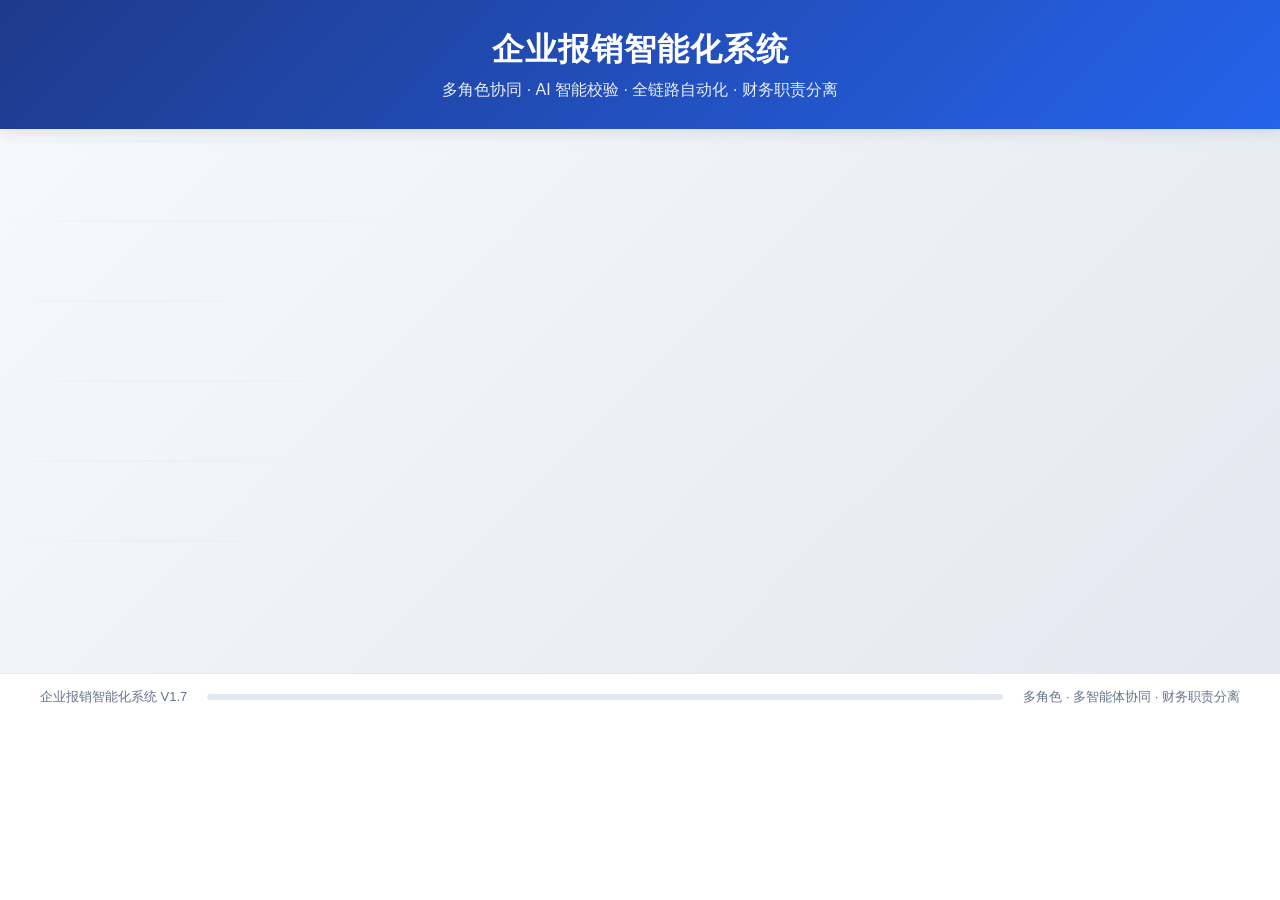
<file: docs/workflow-animation.html>
<!DOCTYPE html>
<html lang="zh-CN">
<head>
<meta charset="UTF-8">
<meta name="viewport" content="width=device-width, initial-scale=1.0">
<title>企业报销智能化系统 - 全链路场景动画</title>
<style>
:root {
    --primary: #2563eb;
    --primary-light: #dbeafe;
    --primary-dark: #1e3a8a;
    --text: #1e293b;
    --text-light: #64748b;
    --bg: #f8fafc;
    --card-bg: #ffffff;
    --border: #e2e8f0;
    --green: #16a34a;
    --green-bg: #dcfce7;
    --orange: #ea580c;
    --orange-bg: #fef3c7;
    --red: #dc2626;
    --red-bg: #fee2e2;
    --purple: #7c3aed;
    --purple-light: #ede9fe;
    --teal: #0d9488;
    --teal-light: #ccfbf1;
    --gold: #ca8a04;
    --gold-light: #fef9c3;
}
* { margin: 0; padding: 0; box-sizing: border-box; }

/* 16:9 fixed canvas for GIF capture */
.canvas {
    width: 1280px;
    height: 720px;
    font-family: -apple-system, BlinkMacSystemFont, "Segoe UI", "PingFang SC", "Hiragino Sans GB", "Microsoft YaHei", sans-serif;
    background: linear-gradient(135deg, #f8fafc 0%, #e2e8f0 100%);
    color: var(--text);
    overflow: hidden;
    position: relative;
}

/* Background flow pattern */
.flow-lines {
    position: absolute;
    inset: 0;
    pointer-events: none;
    opacity: 0.4;
}
.flow-line {
    position: absolute;
    height: 2px;
    background: linear-gradient(90deg, transparent, var(--primary-light), transparent);
    border-radius: 1px;
    animation: flowMove 8s linear infinite;
}
@keyframes flowMove {
    0% { transform: translateX(-100%); opacity: 0; }
    50% { opacity: 1; }
    100% { transform: translateX(1280px); opacity: 0; }
}

.header {
    position: absolute;
    top: 0; left: 0; right: 0;
    background: linear-gradient(135deg, var(--primary-dark), var(--primary));
    color: white;
    padding: 28px 40px;
    text-align: center;
    box-shadow: 0 2px 16px rgba(0,0,0,0.12);
    z-index: 10;
}
.header h1 { font-size: 32px; font-weight: 700; letter-spacing: 1px; }
.header .subtitle { margin-top: 8px; font-size: 16px; opacity: 0.9; }

/* Stage layout */
.stage {
    position: absolute;
    top: 110px; left: 0; right: 0; bottom: 0;
    display: flex;
    align-items: center;
    justify-content: center;
    padding: 30px 40px;
}

/* Role cards grid */
.roles-grid {
    display: grid;
    grid-template-columns: repeat(5, 1fr);
    gap: 18px;
    width: 100%;
    max-width: 1240px;
}
.role-card {
    background: var(--card-bg);
    border: 1px solid var(--border);
    border-radius: 16px;
    padding: 22px 16px;
    box-shadow: 0 4px 12px rgba(0,0,0,0.06);
    text-align: center;
    opacity: 0;
    transform: translateY(30px);
    animation: cardIn 0.6s ease forwards;
}
.role-card:nth-child(1) { animation-delay: 0.5s; }
.role-card:nth-child(2) { animation-delay: 0.7s; }
.role-card:nth-child(3) { animation-delay: 0.9s; }
.role-card:nth-child(4) { animation-delay: 1.1s; }
.role-card:nth-child(5) { animation-delay: 1.3s; }

.role-card.active {
    border-color: var(--primary);
    box-shadow: 0 0 0 4px rgba(37,99,235,0.15), 0 8px 24px rgba(0,0,0,0.1);
    transform: translateY(-4px) scale(1.02);
}
.role-card.dim { opacity: 0.35; transform: scale(0.98); filter: grayscale(0.3); }

.role-icon {
    font-size: 38px;
    margin-bottom: 12px;
    display: inline-block;
    animation: iconPop 0.5s ease;
}
.role-card:nth-child(1) .role-icon { animation-delay: 0.5s; }
.role-card:nth-child(2) .role-icon { animation-delay: 0.7s; }
.role-card:nth-child(3) .role-icon { animation-delay: 0.9s; }
.role-card:nth-child(4) .role-icon { animation-delay: 1.1s; }
.role-card:nth-child(5) .role-icon { animation-delay: 1.3s; }

.role-name { font-size: 16px; font-weight: 700; color: var(--text); margin-bottom: 6px; }
.role-account { font-size: 11px; color: var(--primary); font-weight: 600; margin-bottom: 6px; }
.role-desc { font-size: 12px; color: var(--text-light); line-height: 1.5; }

@keyframes cardIn {
    to { opacity: 1; transform: translateY(0); }
}
@keyframes iconPop {
    0% { transform: scale(0); }
    70% { transform: scale(1.2); }
    100% { transform: scale(1); }
}

/* Workflow scene overlay */
.workflow-scene {
    position: absolute;
    top: 110px; left: 0; right: 0; bottom: 0;
    display: flex;
    flex-direction: column;
    align-items: center;
    justify-content: flex-start;
    padding: 30px 60px;
    opacity: 0;
    pointer-events: none;
}
.workflow-scene.visible { opacity: 1; pointer-events: auto; }

.scene-title {
    font-size: 24px;
    font-weight: 700;
    color: var(--primary-dark);
    margin-bottom: 8px;
    text-align: center;
}
.scene-subtitle {
    font-size: 15px;
    color: var(--text-light);
    margin-bottom: 36px;
    text-align: center;
}

/* Workflow steps */
.steps-row {
    display: flex;
    align-items: center;
    justify-content: center;
    gap: 16px;
    width: 100%;
    max-width: 1100px;
    flex-wrap: wrap;
}
.step-box {
    background: var(--card-bg);
    border: 2px solid var(--border);
    border-radius: 14px;
    padding: 22px 18px;
    min-width: 170px;
    text-align: center;
    box-shadow: 0 4px 12px rgba(0,0,0,0.06);
    opacity: 0;
    transform: scale(0.8) translateY(20px);
    transition: all 0.3s ease;
}
.step-box.visible { opacity: 1; transform: scale(1) translateY(0); }
.step-box.active { border-color: var(--primary); background: var(--primary-light); }
.step-box.success { border-color: var(--green); background: var(--green-bg); }
.step-box.warning { border-color: var(--orange); background: var(--orange-bg); }
.step-box.purple { border-color: var(--purple); background: var(--purple-light); }
.step-box.teal { border-color: var(--teal); background: var(--teal-light); }

.step-icon { font-size: 32px; margin-bottom: 10px; }
.step-label { font-size: 15px; font-weight: 600; color: var(--text); margin-bottom: 4px; }
.step-desc { font-size: 12px; color: var(--text-light); }

.arrow {
    font-size: 28px;
    color: var(--text-light);
    opacity: 0;
    transform: translateX(-10px);
    transition: all 0.3s ease;
}
.arrow.visible { opacity: 1; transform: translateX(0); }

/* UI mockup panels for role scenes */
.ui-mockup {
    display: flex;
    gap: 24px;
    width: 100%;
    max-width: 1100px;
    margin-top: 20px;
}
.ui-panel {
    flex: 1;
    background: var(--card-bg);
    border: 1px solid var(--border);
    border-radius: 12px;
    padding: 20px;
    box-shadow: 0 2px 8px rgba(0,0,0,0.05);
    opacity: 0;
    transform: translateY(20px);
    transition: all 0.5s ease;
}
.ui-panel.visible { opacity: 1; transform: translateY(0); }
.ui-panel-title {
    font-size: 15px;
    font-weight: 700;
    color: var(--primary-dark);
    margin-bottom: 14px;
    padding-bottom: 10px;
    border-bottom: 1px solid var(--border);
}
.ui-row {
    display: flex;
    align-items: center;
    gap: 12px;
    padding: 10px 0;
    border-bottom: 1px solid var(--border);
    font-size: 13px;
}
.ui-row:last-child { border-bottom: none; }
.ui-avatar {
    width: 32px; height: 32px;
    border-radius: 50%;
    background: var(--primary-light);
    display: flex; align-items: center; justify-content: center;
    font-size: 16px;
}
.ui-badge {
    font-size: 11px;
    padding: 2px 8px;
    border-radius: 10px;
    font-weight: 600;
    margin-left: auto;
}
.badge-orange { background: var(--orange-bg); color: var(--orange); }
.badge-green { background: var(--green-bg); color: var(--green); }
.badge-red { background: var(--red-bg); color: var(--red); }
.badge-blue { background: var(--primary-light); color: var(--primary); }

/* Pulse effect for active elements */
.pulse {
    animation: pulse 1.5s ease-in-out infinite;
}
@keyframes pulse {
    0%, 100% { box-shadow: 0 0 0 0 rgba(37,99,235,0.2); }
    50% { box-shadow: 0 0 0 8px rgba(37,99,235,0); }
}

/* Status bar at bottom */
.status-bar {
    position: absolute;
    bottom: 0; left: 0; right: 0;
    background: var(--card-bg);
    border-top: 1px solid var(--border);
    padding: 14px 40px;
    display: flex;
    align-items: center;
    justify-content: space-between;
    font-size: 13px;
    color: var(--text-light);
    z-index: 10;
}
.status-bar .progress-track {
    flex: 1;
    height: 6px;
    background: var(--border);
    border-radius: 3px;
    margin: 0 20px;
    overflow: hidden;
}
.status-bar .progress-fill {
    height: 100%;
    width: 0%;
    background: linear-gradient(90deg, var(--primary), var(--green));
    border-radius: 3px;
    transition: width 0.3s ease;
}

/* Animation classes triggered by JS timing */
.fade-in { animation: fadeIn 0.5s ease forwards; }
@keyframes fadeIn { from { opacity: 0; } to { opacity: 1; } }

.slide-up { animation: slideUp 0.5s ease forwards; }
@keyframes slideUp { from { opacity: 0; transform: translateY(20px); } to { opacity: 1; transform: translateY(0); } }

/* Keyframe choreography for the whole animation (no JS, CSS-driven) */
/* We'll use a single animation timeline with delays */
.animation-track {
    position: absolute;
    inset: 0;
    opacity: 0;
    animation: trackShow 15s linear infinite;
}
@keyframes trackShow {
    0%, 100% { opacity: 1; }
}

/* Phase visibility helpers */
.phase {
    position: absolute;
    inset: 0;
    opacity: 0;
    pointer-events: none;
    transition: opacity 0.4s ease;
}
.phase.visible { opacity: 1; pointer-events: auto; }

.phase-overview { animation: phaseOverview 15s linear infinite; }
.phase-employee { animation: phaseEmployee 15s linear infinite; }
.phase-approver { animation: phaseApprover 15s linear infinite; }
.phase-finance { animation: phaseFinance 15s linear infinite; }
.phase-admin { animation: phaseAdmin 15s linear infinite; }

@keyframes phaseOverview {
    0%, 5% { opacity: 1; }
    20%, 100% { opacity: 0; }
}
@keyframes phaseEmployee {
    0%, 20% { opacity: 0; }
    23%, 42% { opacity: 1; }
    45%, 100% { opacity: 0; }
}
@keyframes phaseApprover {
    0%, 42% { opacity: 0; }
    45%, 60% { opacity: 1; }
    63%, 100% { opacity: 0; }
}
@keyframes phaseFinance {
    0%, 60% { opacity: 0; }
    63%, 78% { opacity: 1; }
    81%, 100% { opacity: 0; }
}
@keyframes phaseAdmin {
    0%, 78% { opacity: 0; }
    81%, 96% { opacity: 1; }
    99%, 100% { opacity: 0; }
}

/* Step choreography within each phase */
.phase-employee .step-box:nth-child(1) { animation: stepIn 15s linear infinite; animation-delay: 0s; }
.phase-employee .step-box:nth-child(3) { animation: stepIn 15s linear infinite; animation-delay: 0.5s; }
.phase-employee .step-box:nth-child(5) { animation: stepIn 15s linear infinite; animation-delay: 1.0s; }
.phase-employee .step-box:nth-child(7) { animation: stepIn 15s linear infinite; animation-delay: 1.5s; }
.phase-employee .arrow:nth-child(2) { animation: arrowIn 15s linear infinite; animation-delay: 0.4s; }
.phase-employee .arrow:nth-child(4) { animation: arrowIn 15s linear infinite; animation-delay: 0.9s; }
.phase-employee .arrow:nth-child(6) { animation: arrowIn 15s linear infinite; animation-delay: 1.4s; }

.phase-approver .step-box:nth-child(1) { animation: stepIn 15s linear infinite; animation-delay: 0s; }
.phase-approver .step-box:nth-child(3) { animation: stepIn 15s linear infinite; animation-delay: 0.5s; }
.phase-approver .step-box:nth-child(5) { animation: stepIn 15s linear infinite; animation-delay: 1.0s; }
.phase-approver .arrow:nth-child(2) { animation: arrowIn 15s linear infinite; animation-delay: 0.4s; }
.phase-approver .arrow:nth-child(4) { animation: arrowIn 15s linear infinite; animation-delay: 0.9s; }

.phase-finance .step-box:nth-child(1) { animation: stepIn 15s linear infinite; animation-delay: 0s; }
.phase-finance .step-box:nth-child(3) { animation: stepIn 15s linear infinite; animation-delay: 0.5s; }
.phase-finance .step-box:nth-child(5) { animation: stepIn 15s linear infinite; animation-delay: 1.0s; }
.phase-finance .step-box:nth-child(7) { animation: stepIn 15s linear infinite; animation-delay: 1.5s; }
.phase-finance .arrow:nth-child(2) { animation: arrowIn 15s linear infinite; animation-delay: 0.4s; }
.phase-finance .arrow:nth-child(4) { animation: arrowIn 15s linear infinite; animation-delay: 0.9s; }
.phase-finance .arrow:nth-child(6) { animation: arrowIn 15s linear infinite; animation-delay: 1.4s; }

.phase-admin .step-box:nth-child(1) { animation: stepIn 15s linear infinite; animation-delay: 0s; }
.phase-admin .step-box:nth-child(3) { animation: arrowIn 15s linear infinite; animation-delay: 0.5s; }
.phase-admin .step-box:nth-child(5) { animation: stepIn 15s linear infinite; animation-delay: 1.0s; }
.phase-admin .arrow:nth-child(2) { animation: arrowIn 15s linear infinite; animation-delay: 0.4s; }
.phase-admin .arrow:nth-child(4) { animation: arrowIn 15s linear infinite; animation-delay: 0.9s; }

@keyframes stepIn {
    0% { opacity: 0; transform: scale(0.8) translateY(20px); }
    2% { opacity: 1; transform: scale(1) translateY(0); }
    10%, 100% { opacity: 1; transform: scale(1) translateY(0); }
}
@keyframes arrowIn {
    0% { opacity: 0; transform: translateX(-10px); }
    2% { opacity: 1; transform: translateX(0); }
    10%, 100% { opacity: 1; transform: translateX(0); }
}

/* UI panel delays within phases */
.phase-employee .ui-panel:nth-child(1) { animation: panelIn 15s linear infinite; animation-delay: 1.8s; }
.phase-employee .ui-panel:nth-child(2) { animation: panelIn 15s linear infinite; animation-delay: 2.2s; }

.phase-approver .ui-panel:nth-child(1) { animation: panelIn 15s linear infinite; animation-delay: 0.5s; }
.phase-approver .ui-panel:nth-child(2) { animation: panelIn 15s linear infinite; animation-delay: 0.9s; }

.phase-finance .ui-panel:nth-child(1) { animation: panelIn 15s linear infinite; animation-delay: 0.5s; }
.phase-finance .ui-panel:nth-child(2) { animation: panelIn 15s linear infinite; animation-delay: 0.9s; }
.phase-finance .ui-panel:nth-child(3) { animation: panelIn 15s linear infinite; animation-delay: 1.3s; }

.phase-admin .ui-panel:nth-child(1) { animation: panelIn 15s linear infinite; animation-delay: 0.5s; }
.phase-admin .ui-panel:nth-child(2) { animation: panelIn 15s linear infinite; animation-delay: 0.9s; }

@keyframes panelIn {
    0% { opacity: 0; transform: translateY(20px); }
    2% { opacity: 1; transform: translateY(0); }
    15%, 100% { opacity: 1; transform: translateY(0); }
}

/* Role highlight during its phase - disabled to avoid animation conflicts */
/* .role-card { animation: rolePulse 15s linear infinite; } */

/* Progress bar animation */
.progress-fill {
    animation: progressBar 15s linear infinite;
}
@keyframes progressBar {
    0% { width: 0%; }
    100% { width: 100%; }
}
</style>
</head>
<body>
<div class="canvas" id="canvas">
    <!-- Background flow lines -->
    <div class="flow-lines">
        <div class="flow-line" style="top: 140px; width: 300px; animation-delay: 0s;"></div>
        <div class="flow-line" style="top: 220px; width: 400px; animation-delay: 2s;"></div>
        <div class="flow-line" style="top: 300px; width: 250px; animation-delay: 4s;"></div>
        <div class="flow-line" style="top: 380px; width: 350px; animation-delay: 1s;"></div>
        <div class="flow-line" style="top: 460px; width: 280px; animation-delay: 3s;"></div>
        <div class="flow-line" style="top: 540px; width: 320px; animation-delay: 5s;"></div>
    </div>

    <!-- Header -->
    <div class="header">
        <h1>企业报销智能化系统</h1>
        <div class="subtitle">多角色协同 · AI 智能校验 · 全链路自动化 · 财务职责分离</div>
    </div>

    <!-- Phase 1: Overview -->
    <div class="phase phase-overview">
        <div class="stage">
            <div style="text-align: center; margin-bottom: 40px;">
                <div class="scene-title" style="font-size: 28px; margin-bottom: 12px;">全链路角色场景</div>
                <div class="scene-subtitle">覆盖报销申请、审批、财务、出纳、审计全生命周期</div>
            </div>
            <div class="roles-grid">
                <div class="role-card">
                    <div class="role-icon">👤</div>
                    <div class="role-name">员工</div>
                    <div class="role-desc">提交日常差旅、餐饮、住宿等报销</div>
                </div>
                <div class="role-card">
                    <div class="role-icon">👔</div>
                    <div class="role-name">主管</div>
                    <div class="role-desc">审核下属报销申请</div>
                </div>
                <div class="role-card">
                    <div class="role-icon">💼</div>
                    <div class="role-name">财务</div>
                    <div class="role-account">FIN-001 · 王会计</div>
                    <div class="role-desc">复核 AI 结果 · 确认归档</div>
                </div>
                <div class="role-card">
                    <div class="role-icon">🏦</div>
                    <div class="role-name">出纳</div>
                    <div class="role-account">FIN-002 · 李出纳</div>
                    <div class="role-desc">发起费用发放 · 回单归档</div>
                </div>
                <div class="role-card">
                    <div class="role-icon">⚙️</div>
                    <div class="role-name">系统管理员</div>
                    <div class="role-desc">维护报销制度规则</div>
                </div>
            </div>
        </div>
    </div>

    <!-- Phase 2: Employee workflow -->
    <div class="phase phase-employee">
        <div class="stage" style="flex-direction: column;">
            <div class="scene-title">👤 员工 · 报销提交</div>
            <div class="scene-subtitle">上传票据 → 填写事由与金额 → 提交校验 → 等待审批结果</div>
            <div class="steps-row">
                <div class="step-box">
                    <div class="step-icon">🧾</div>
                    <div class="step-label">上传票据</div>
                    <div class="step-desc">发票 / 行程单</div>
                </div>
                <div class="arrow">→</div>
                <div class="step-box">
                    <div class="step-icon">✏️</div>
                    <div class="step-label">填写事由金额</div>
                    <div class="step-desc">AI 自动识别</div>
                </div>
                <div class="arrow">→</div>
                <div class="step-box active">
                    <div class="step-icon">🤖</div>
                    <div class="step-label">提交校验</div>
                    <div class="step-desc">多智能体校验</div>
                </div>
                <div class="arrow">→</div>
                <div class="step-box success">
                    <div class="step-icon">⏳</div>
                    <div class="step-label">等待审批</div>
                    <div class="step-desc">进入审批队列</div>
                </div>
            </div>
            <div class="ui-mockup">
                <div class="ui-panel">
                    <div class="ui-panel-title">📤 报销单填写</div>
                    <div class="ui-row"><span>🧾</span><span>invoice.pdf</span><span class="ui-badge badge-green">已上传</span></div>
                    <div class="ui-row"><span>事由</span><span>北京出差交通费</span></div>
                    <div class="ui-row"><span>金额</span><span>¥ 358.50</span></div>
                    <div class="ui-row"><span>日期</span><span>2026-07-13</span></div>
                </div>
                <div class="ui-panel">
                    <div class="ui-panel-title">🤖 AI 校验流水线</div>
                    <div class="ui-row"><span>✓</span><span>金额与事由一致性</span></div>
                    <div class="ui-row"><span>✓</span><span>费用标准合规</span></div>
                    <div class="ui-row"><span>✓</span><span>重复报销检测</span></div>
                </div>
            </div>
        </div>
    </div>

    <!-- Phase 3: Approver workflow -->
    <div class="phase phase-approver">
        <div class="stage" style="flex-direction: column;">
            <div class="scene-title">👔 主管 · 智能审批</div>
            <div class="scene-subtitle">查看待审报销单 → 查看 AI 校验结果与预警 → 通过 / 驳回 / 转审</div>
            <div class="steps-row">
                <div class="step-box">
                    <div class="step-icon">📋</div>
                    <div class="step-label">查看待审</div>
                    <div class="step-desc">报销单列表</div>
                </div>
                <div class="arrow">→</div>
                <div class="step-box warning">
                    <div class="step-icon">🔍</div>
                    <div class="step-label">AI 结果与预警</div>
                    <div class="step-desc">风险自动标红</div>
                </div>
                <div class="arrow">→</div>
                <div class="step-box success">
                    <div class="step-icon">✅</div>
                    <div class="step-label">审批决策</div>
                    <div class="step-desc">通过 / 驳回 / 转审</div>
                </div>
            </div>
            <div class="ui-mockup">
                <div class="ui-panel">
                    <div class="ui-panel-title">📋 待审报销单</div>
                    <div class="ui-row"><div class="ui-avatar">👤</div><span>张三 - 北京出差交通费</span><span class="ui-badge badge-orange">待审批</span></div>
                    <div class="ui-row"><div class="ui-avatar">👤</div><span>李四 - 客户招待餐费</span><span class="ui-badge badge-orange">待审批</span></div>
                    <div class="ui-row"><div class="ui-avatar">👤</div><span>王五 - 住宿费用</span><span class="ui-badge badge-green">待复核</span></div>
                </div>
                <div class="ui-panel">
                    <div class="ui-panel-title">🔍 AI 校验报告</div>
                    <div class="ui-row"><span>⚠️</span><span>餐费超标 12%</span><span class="ui-badge badge-red">异常</span></div>
                    <div class="ui-row"><span>✓</span><span>发票真实有效</span><span class="ui-badge badge-green">正常</span></div>
                    <div class="ui-row"><span>✓</span><span>行程与日期匹配</span><span class="ui-badge badge-green">正常</span></div>
                </div>
            </div>
        </div>
    </div>

    <!-- Phase 4: Finance workflow (职责分离：财务 FIN-001 + 出纳 FIN-002) -->
    <div class="phase phase-finance">
        <div class="stage" style="flex-direction: column;">
            <div class="scene-title">💼 财务 / 🏦 出纳 · 职责分离打款</div>
            <div class="scene-subtitle">复核 AI 结果 → 财务确认归档 → 出纳发起费用发放 → 回单归档（四眼原则：归档人 ≠ 打款人）</div>
            <div class="steps-row">
                <div class="step-box">
                    <div class="step-icon">🤖</div>
                    <div class="step-label">复核 AI 结果</div>
                    <div class="step-desc">结果二次确认</div>
                </div>
                <div class="arrow">→</div>
                <div class="step-box teal">
                    <div class="step-icon">📦</div>
                    <div class="step-label">确认归档</div>
                    <div class="step-desc">FIN-001 财务</div>
                </div>
                <div class="arrow">→</div>
                <div class="step-box success">
                    <div class="step-icon">💰</div>
                    <div class="step-label">发起费用发放</div>
                    <div class="step-desc">FIN-002 出纳</div>
                </div>
                <div class="arrow">→</div>
                <div class="step-box">
                    <div class="step-icon">🏦</div>
                    <div class="step-label">回单归档</div>
                    <div class="step-desc">FIN-002 出纳</div>
                </div>
            </div>
            <div class="ui-mockup">
                <div class="ui-panel">
                    <div class="ui-panel-title">💼 财务 (FIN-001) · 待归档</div>
                    <div class="ui-row"><span>单号</span><span>RB-20260713-001</span></div>
                    <div class="ui-row"><span>金额</span><span>¥ 358.50</span></div>
                    <div class="ui-row"><span>状态</span><span>审批通过，待复核归档</span><span class="ui-badge badge-blue">复核中</span></div>
                    <div class="ui-row"><span>归档人</span><span>王会计 (FIN-001)</span></div>
                </div>
                <div class="ui-panel">
                    <div class="ui-panel-title">🏦 出纳 (FIN-002) · 费用发放</div>
                    <div class="ui-row"><span>✓</span><span>凭证归档（FIN-001 完成）</span><span class="ui-badge badge-green">已复核并归档</span></div>
                    <div class="ui-row"><span>✓</span><span>银企直连支付</span><span class="ui-badge badge-blue">处理中</span></div>
                    <div class="ui-row"><span>✓</span><span>回单归档</span><span class="ui-badge badge-green">已复核并归档</span></div>
                    <div class="ui-row"><span>打款人</span><span>李出纳 (FIN-002)</span></div>
                </div>
                <div class="ui-panel">
                    <div class="ui-panel-title">🛡️ 职责分离校验</div>
                    <div class="ui-row"><span>四眼原则</span><span>归档人与打款人须为不同人</span></div>
                    <div class="ui-row"><span>✓</span><span>FIN-001 ≠ FIN-002</span><span class="ui-badge badge-green">校验通过</span></div>
                    <div class="ui-row"><span>⛔</span><span>同人归档+打款</span><span class="ui-badge badge-red">舞弊拦截</span></div>
                </div>
            </div>
        </div>
    </div>

    <!-- Phase 5: Admin workflow -->
    <div class="phase phase-admin">
        <div class="stage" style="flex-direction: column;">
            <div class="scene-title">⚙️ 系统管理员 · 规则与审计</div>
            <div class="scene-subtitle">配置费用限额 / 异常规则 / 审批权限 → 查看审计日志（记录归档人与打款人）</div>
            <div class="steps-row">
                <div class="step-box purple">
                    <div class="step-icon">⚡</div>
                    <div class="step-label">配置规则</div>
                    <div class="step-desc">限额 / 异常 / 权限</div>
                </div>
                <div class="arrow">→</div>
                <div class="step-box">
                    <div class="step-icon">📜</div>
                    <div class="step-label">查看审计日志</div>
                    <div class="step-desc">操作全程留痕</div>
                </div>
            </div>
            <div class="ui-mockup">
                <div class="ui-panel">
                    <div class="ui-panel-title">⚙️ 规则配置</div>
                    <div class="ui-row"><span>差旅限额</span><span>一线城市 ¥500/晚</span></div>
                    <div class="ui-row"><span>餐饮标准</span><span>人均 ¥200/餐</span></div>
                    <div class="ui-row"><span>审批权限</span><span>部门经理 ≤ ¥3000</span></div>
                </div>
                <div class="ui-panel">
                    <div class="ui-panel-title">📜 审计日志</div>
                    <div class="ui-row"><span>09:15</span><span>张三提交报销单</span></div>
                    <div class="ui-row"><span>10:42</span><span>李总审批通过</span></div>
                    <div class="ui-row"><span>14:20</span><span>王会计(FIN-001)确认归档</span></div>
                    <div class="ui-row"><span>15:05</span><span>李出纳(FIN-002)打款并回单</span></div>
                </div>
            </div>
        </div>
    </div>

    <!-- Status bar -->
    <div class="status-bar">
        <span>企业报销智能化系统 V1.7</span>
        <div class="progress-track"><div class="progress-fill"></div></div>
        <span>多角色 · 多智能体协同 · 财务职责分离</span>
    </div>
</div>
</body>
</html>
</file>
